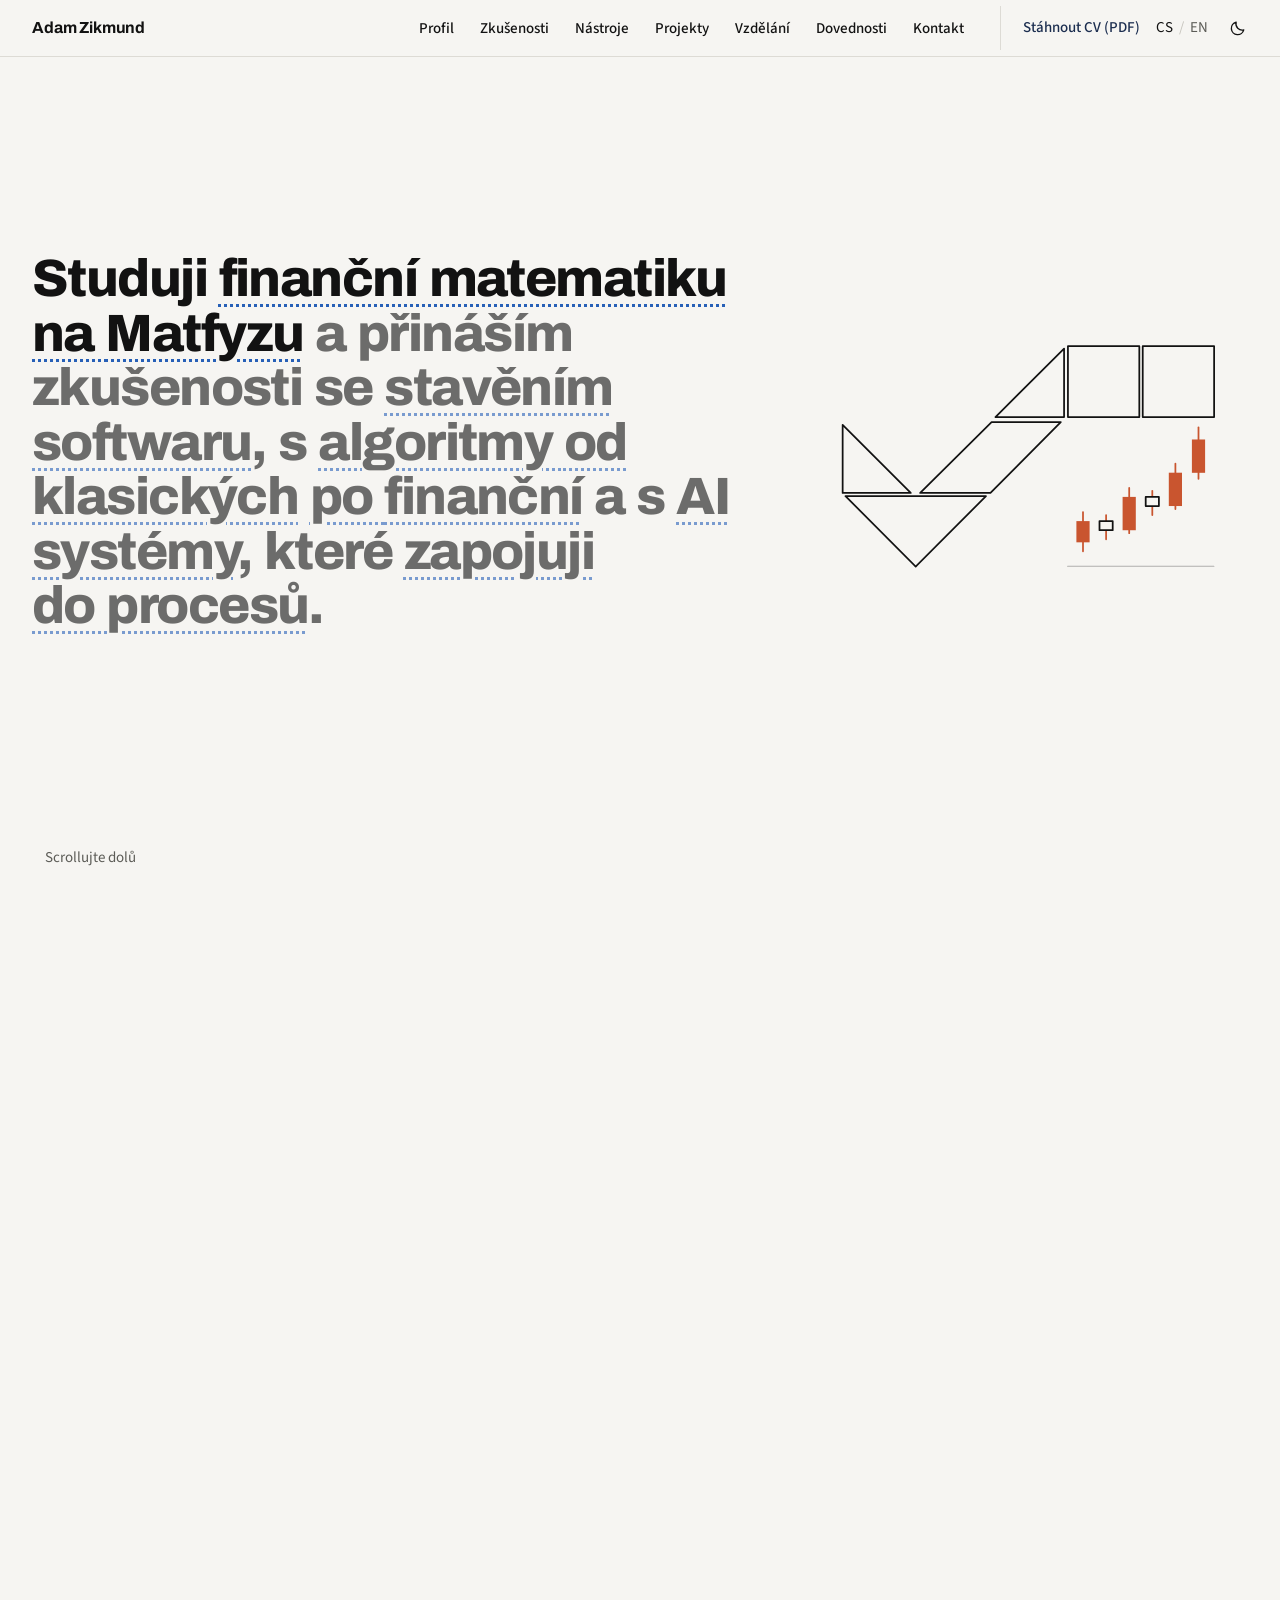
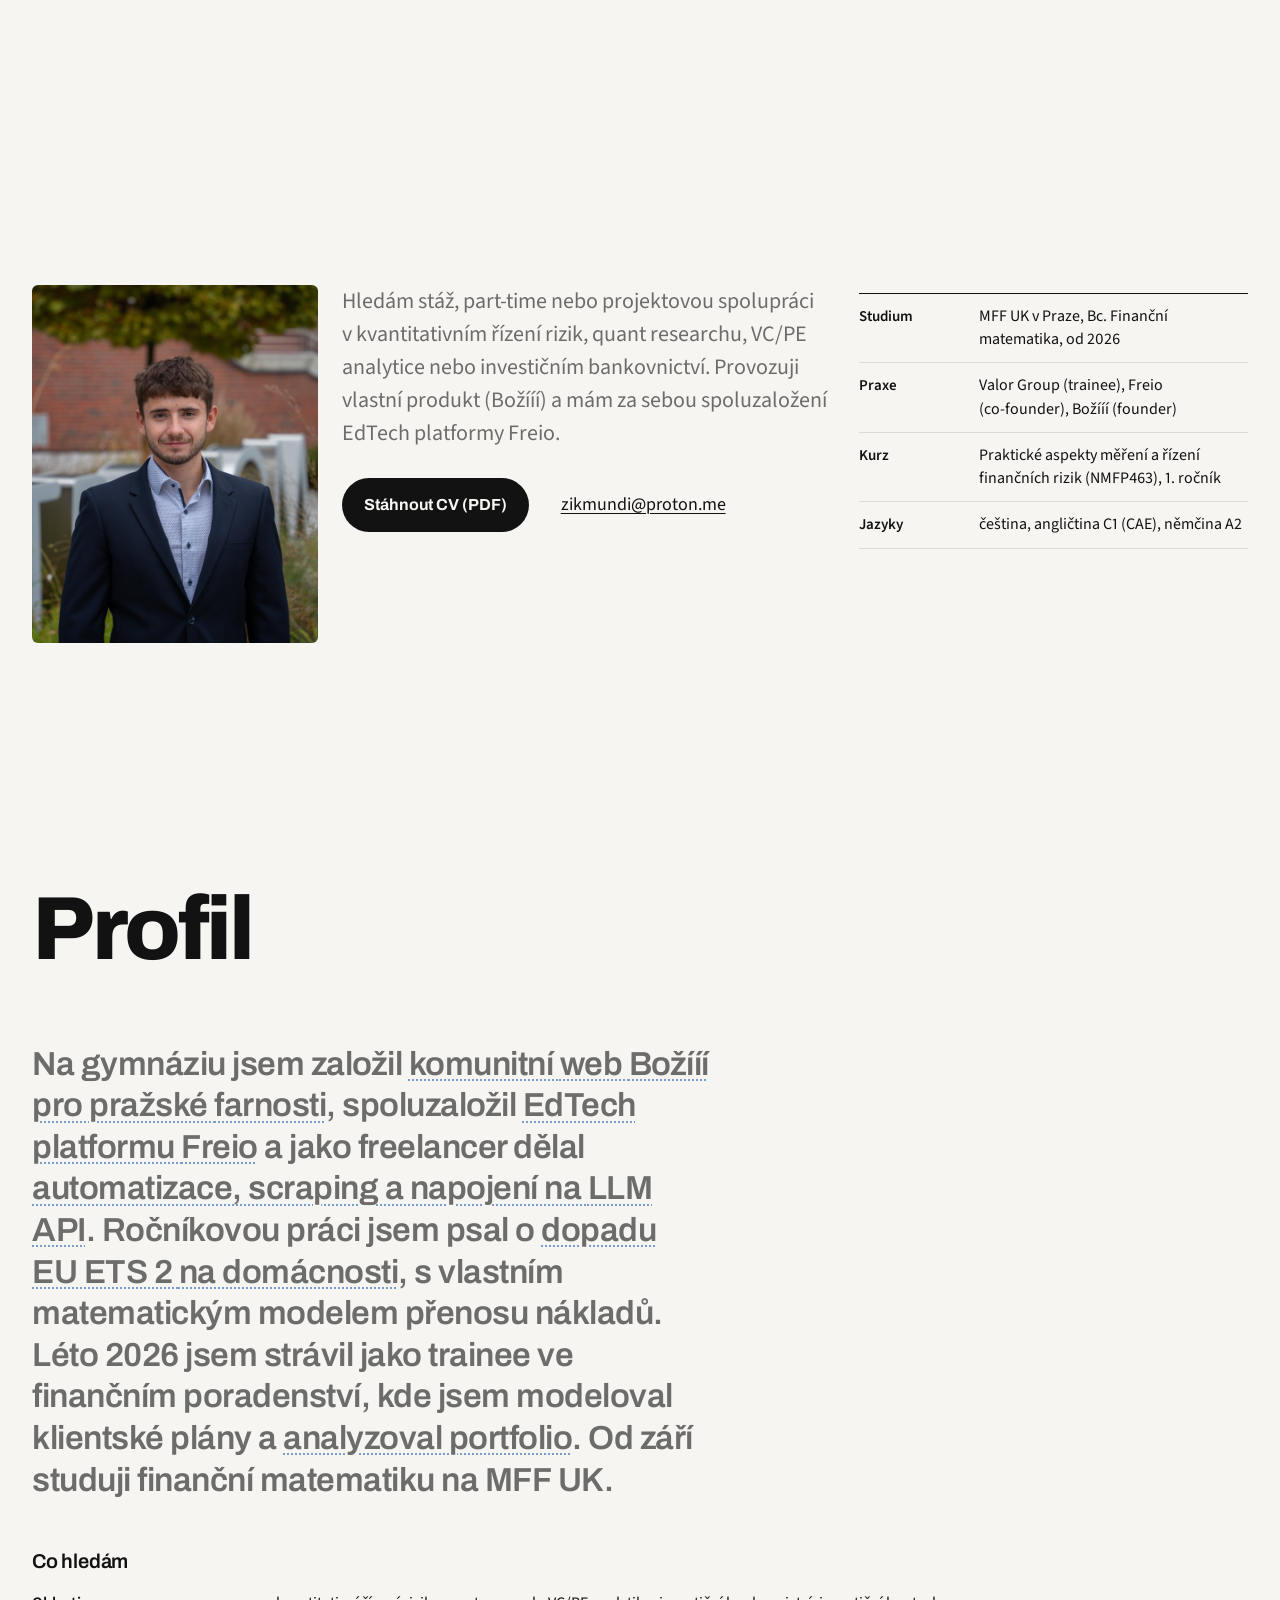
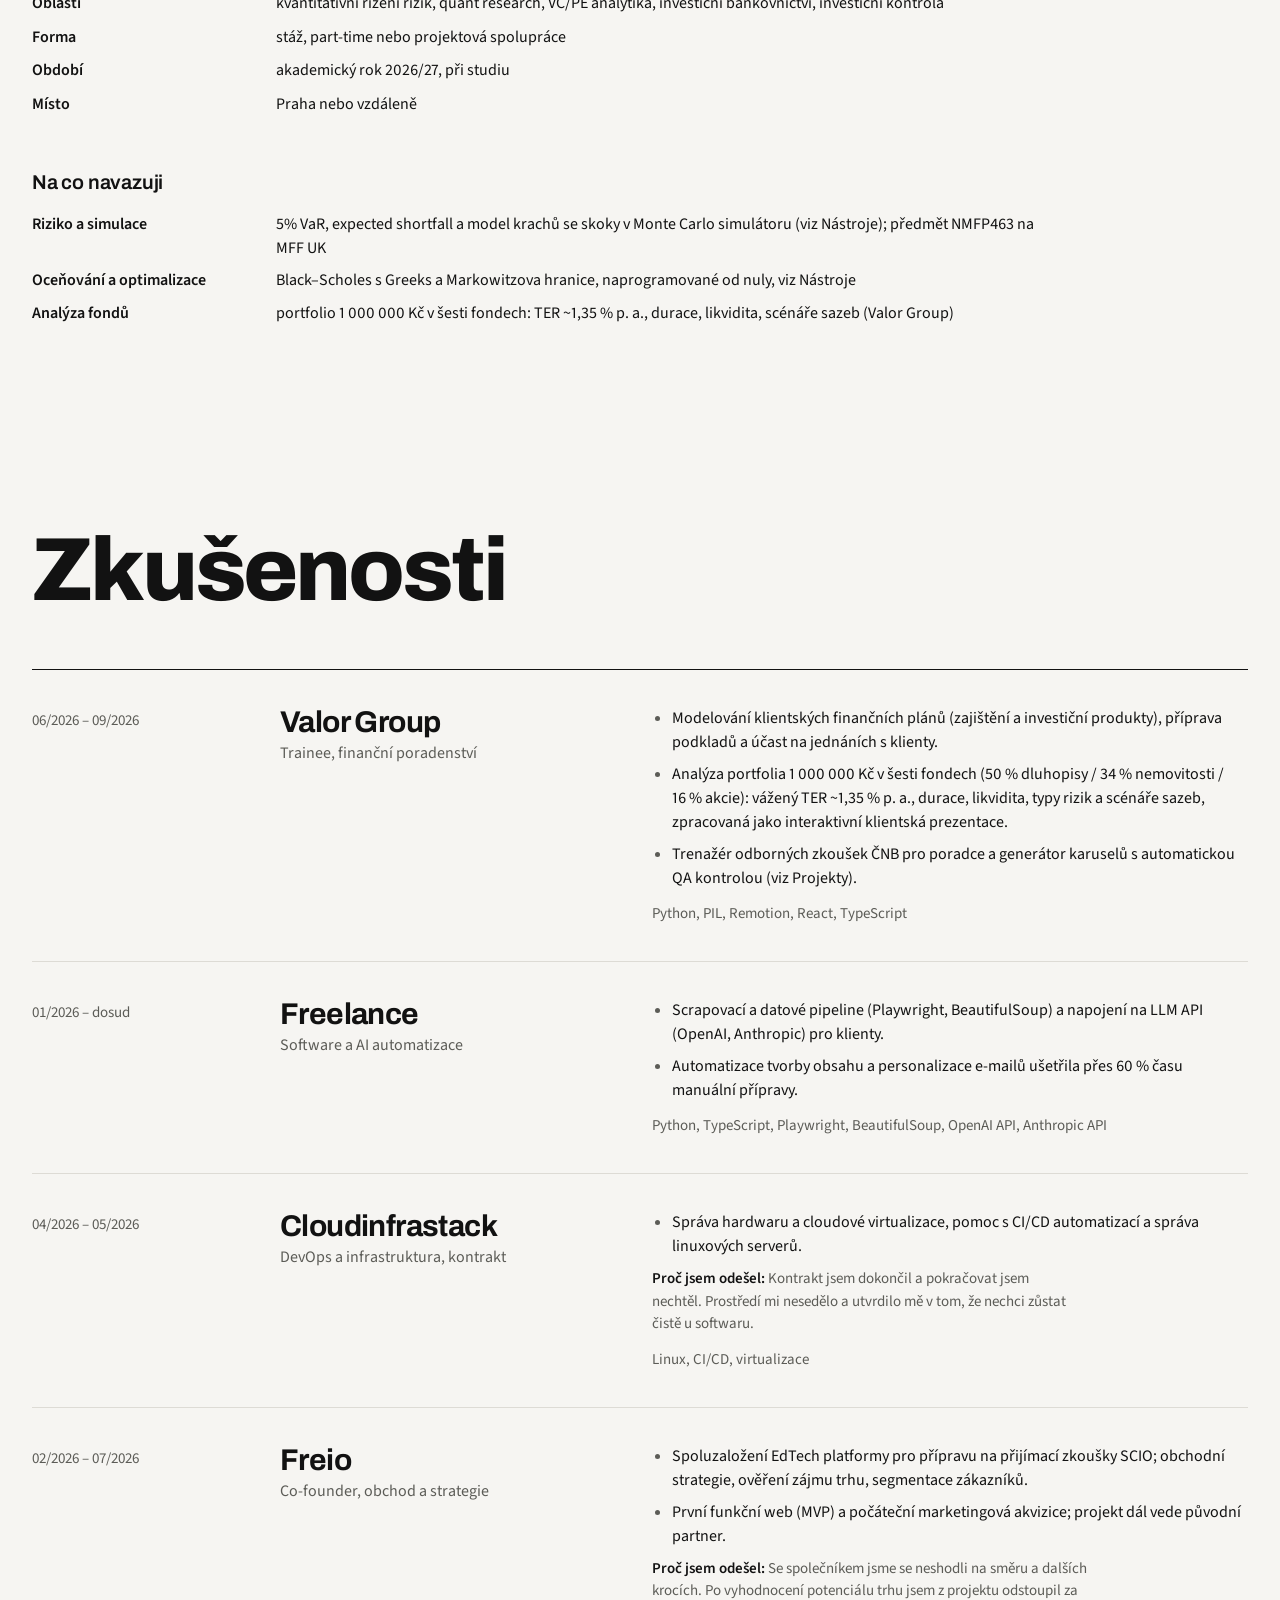
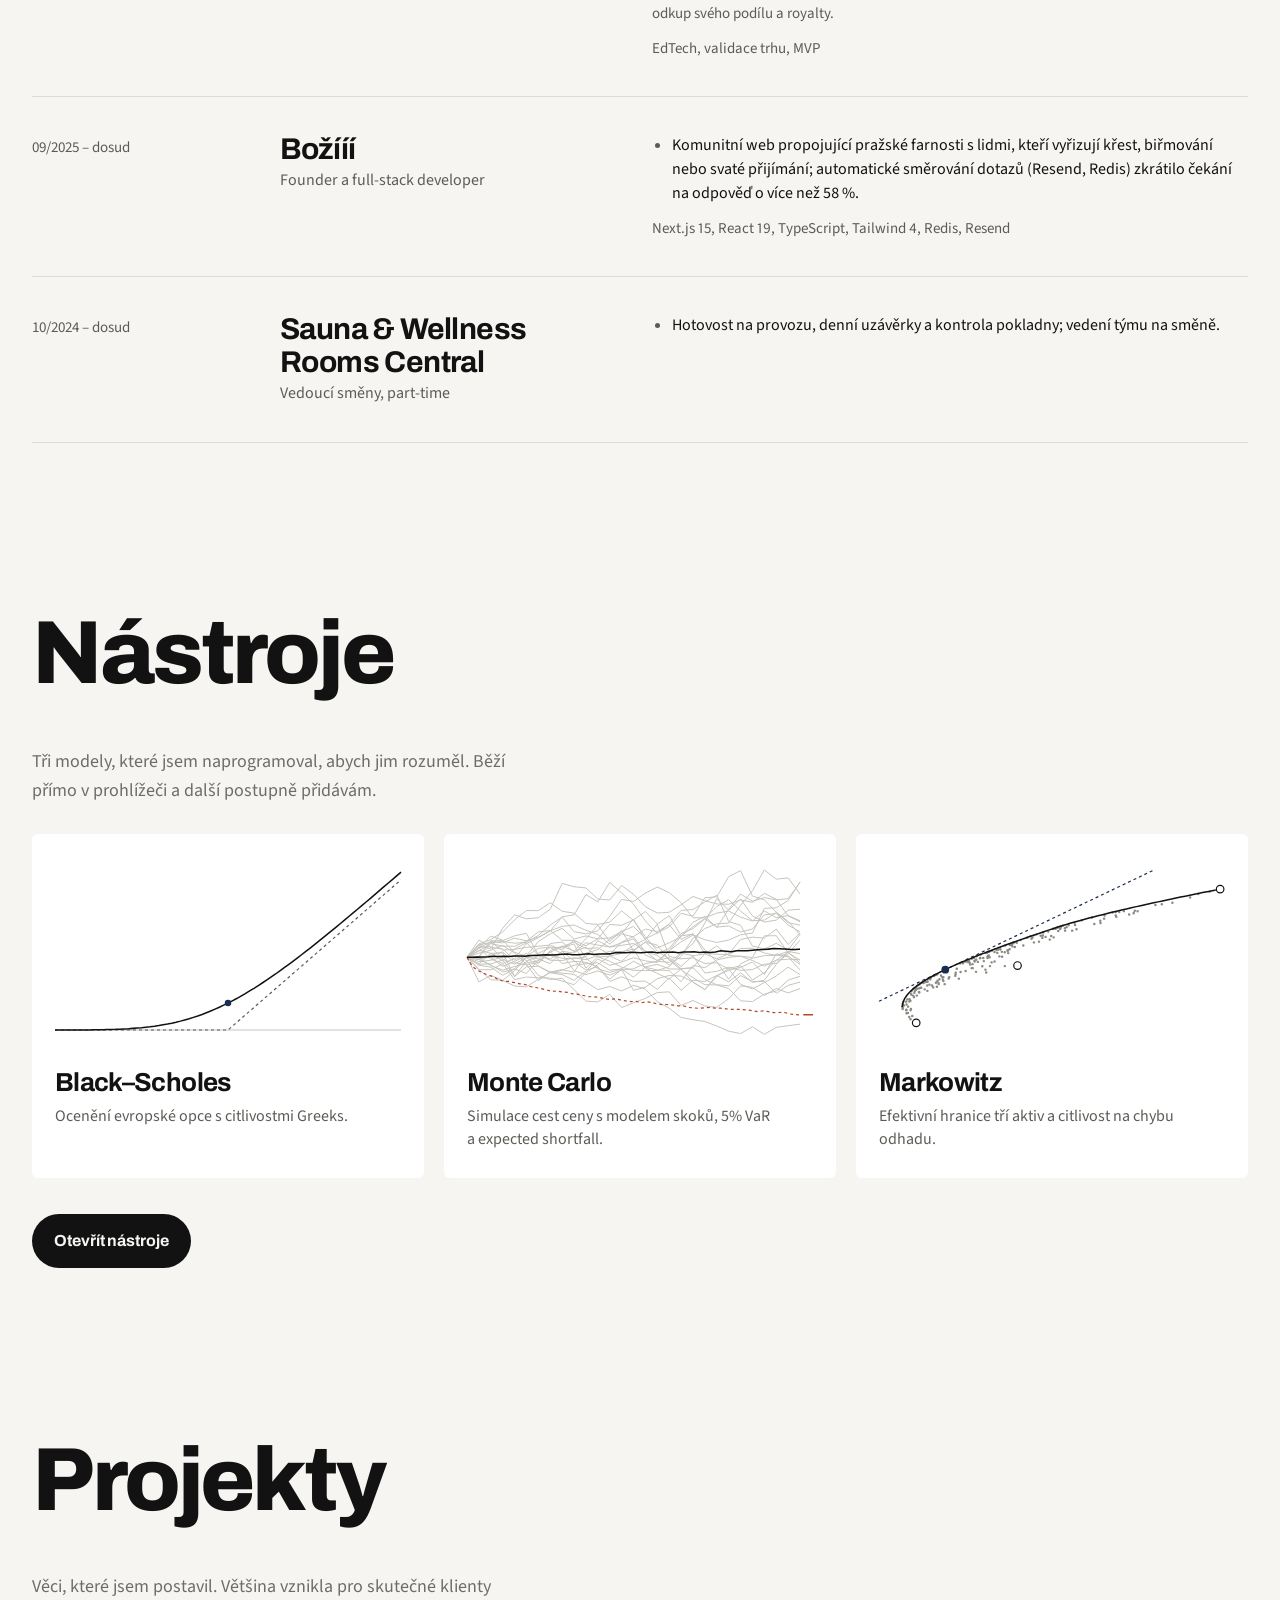
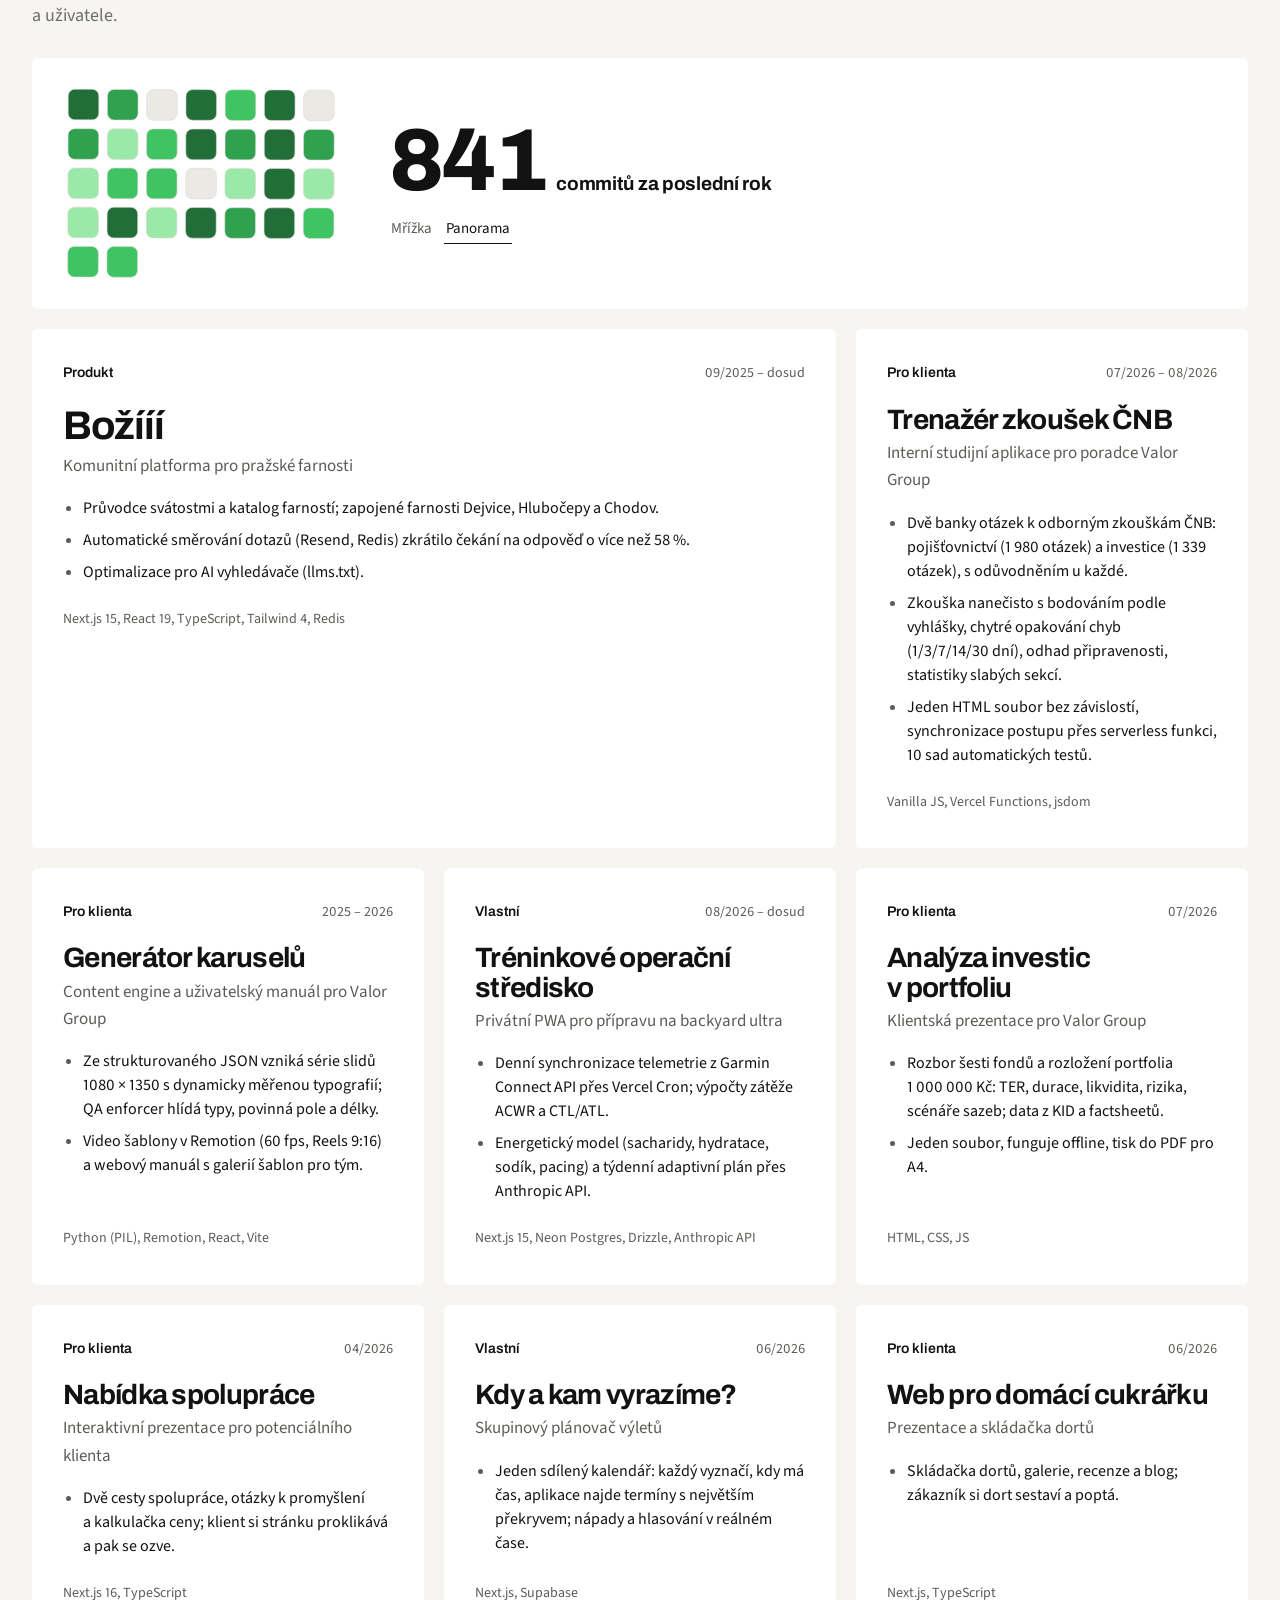
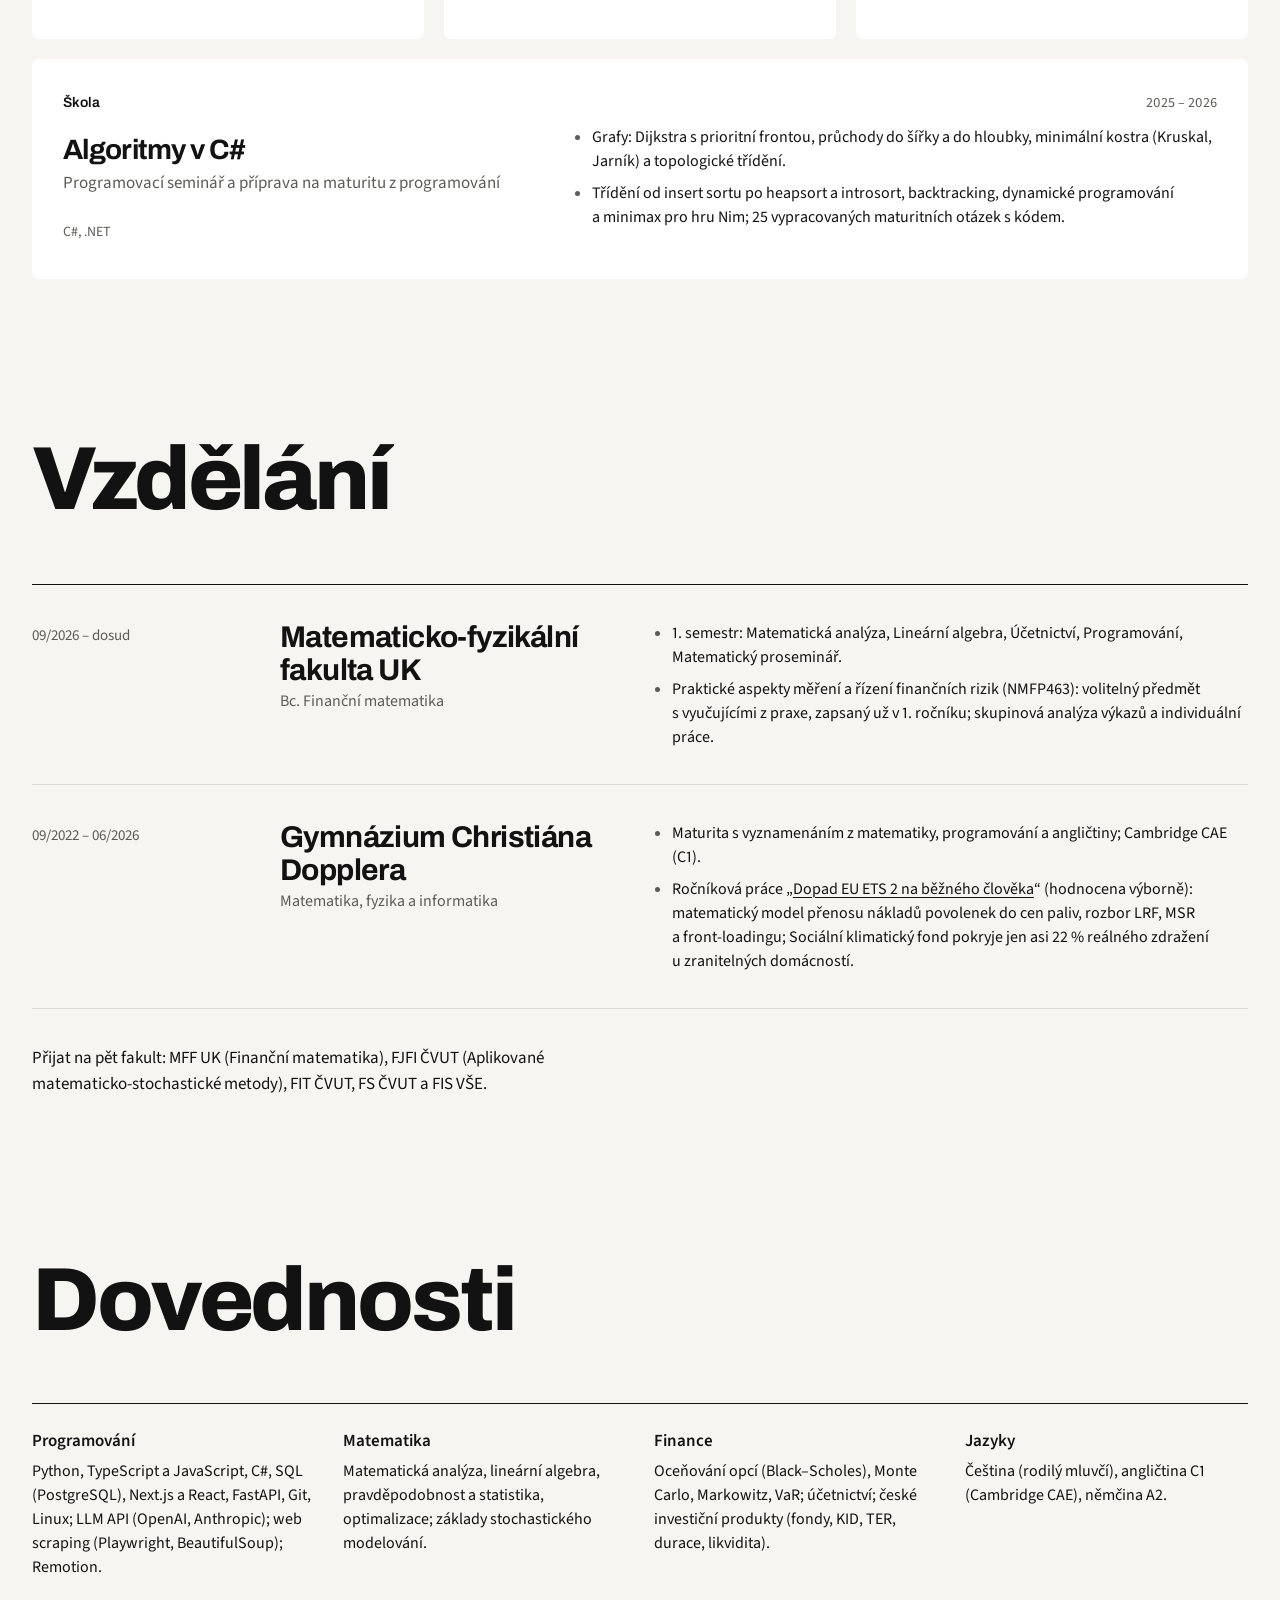
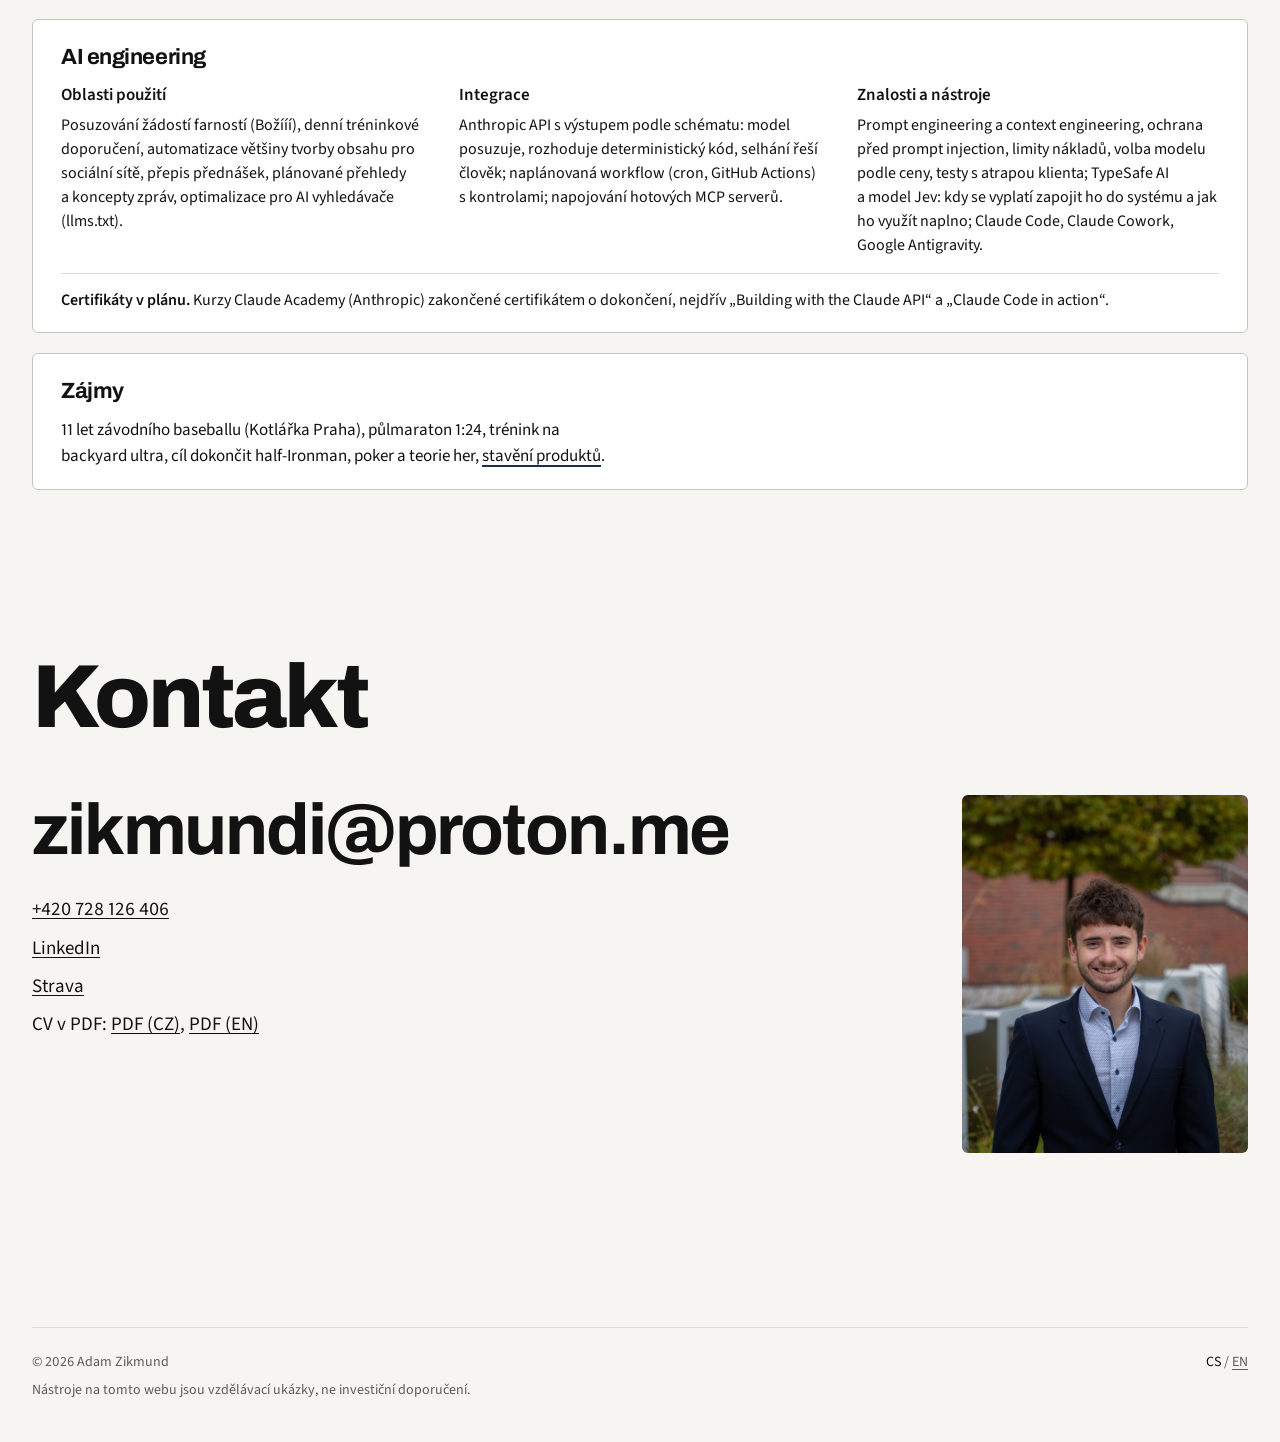
<file: index.html>
<!doctype html>
<html lang="cs">
<head>
<meta charset="utf-8">
<meta name="viewport" content="width=device-width, initial-scale=1">
<title>Adam Zikmund – finanční matematika, software a riziko</title>
<meta name="description" content="Student finanční matematiky na MFF UK, předtím co-founder a vývojář produktů v provozu. Hledám stáž nebo part-time v kvantitativním řízení rizik, quant researchu, VC/PE analytice nebo investičním bankovnictví.">
<meta name="author" content="Adam Zikmund">
<meta name="color-scheme" content="light dark">
<meta name="theme-color" content="#f6f5f2" media="(prefers-color-scheme: light)">
<meta name="theme-color" content="#121211" media="(prefers-color-scheme: dark)">
<link rel="canonical" href="https://cv-seven-dusky-63.vercel.app/">
<link rel="alternate" hreflang="cs" href="https://cv-seven-dusky-63.vercel.app/">
<link rel="alternate" hreflang="en" href="https://cv-seven-dusky-63.vercel.app/en/">
<link rel="alternate" hreflang="x-default" href="https://cv-seven-dusky-63.vercel.app/">
<meta property="og:type" content="profile">
<meta property="og:title" content="Adam Zikmund – finanční matematika, software a riziko">
<meta property="og:description" content="Student finanční matematiky na MFF UK, předtím co-founder a vývojář produktů v provozu. Hledám stáž nebo part-time v kvantitativním řízení rizik, quant researchu, VC/PE analytice nebo investičním bankovnictví.">
<meta property="og:url" content="https://cv-seven-dusky-63.vercel.app/">
<meta property="og:locale" content="cs_CZ">
<link rel="icon" href="/assets/favicon.svg" type="image/svg+xml">
<link rel="preconnect" href="https://fonts.googleapis.com">
<link rel="preconnect" href="https://fonts.gstatic.com" crossorigin>
<link rel="stylesheet" href="https://fonts.googleapis.com/css2?family=Archivo:wght@500..900&family=Source+Sans+3:ital,wght@0,400;0,500;0,600;1,400&display=swap">
<link rel="stylesheet" href="/assets/css/site.css">
<link rel="stylesheet" href="/assets/css/variant-c.css">
<link rel="stylesheet" href="/assets/css/skyline.css">
<script>(function(){var d=document.documentElement;d.classList.add('js');try{var t=localStorage.getItem('theme');if(t==='dark'||t==='light'){d.setAttribute('data-theme',t);var m=document.querySelectorAll('meta[name="theme-color"]'),c,i;for(i=0;i<m.length;i++){if(/dark/.test(m[i].media||'')===(t==='dark'))c=m[i].content}if(c)for(i=0;i<m.length;i++)m[i].content=c}}catch(e){}setTimeout(function(){if(!d.classList.contains('motion-ready'))d.classList.add('motion-fail')},4000)})();</script>
<script src="/assets/js/site.js" defer></script>
<script src="/assets/js/skyline.js" defer></script>
<script src="/assets/js/motion.js" defer></script>
<script src="/assets/js/hints.js" defer></script>
</head>
<body>
<header class="site-header" id="top">
<a class="skip" href="#main">Přeskočit na obsah</a>
<nav class="nav" aria-label="Hlavní navigace">
  <a class="brand" href="/">Adam Zikmund</a>
  <button class="nav-toggle" type="button" aria-expanded="false" aria-controls="nav-menu"><span class="t-open">Obsah</span><span class="t-close">Zavřít</span></button>
  <div class="nav-menu" id="nav-menu">
    <ol class="nav-list">
      <li><a href="#profil" data-spy="profil">Profil</a></li>
      <li><a href="#zkusenosti" data-spy="zkusenosti">Zkušenosti</a></li>
      <li><a href="/nastroje/" data-spy="nastroje">Nástroje</a></li>
      <li><a href="#projekty" data-spy="projekty">Projekty</a></li>
      <li><a href="#vzdelani" data-spy="vzdelani">Vzdělání</a></li>
      <li><a href="#dovednosti" data-spy="dovednosti">Dovednosti</a></li>
      <li><a href="#kontakt" data-spy="kontakt">Kontakt</a></li>
    </ol>
    <span class="nav-lang" role="group" aria-label="Jazyk"><span class="is-current">CS</span><span class="sep" aria-hidden="true">/</span><a href="/en/" hreflang="en" lang="en">EN</a></span>
  </div>
  <div class="nav-right">
    <a class="nav-cv" href="/cv/Adam-Zikmund-CV-CZ.pdf"><span class="t-long">Stáhnout CV (PDF)</span><span class="t-short">CV (PDF)</span></a>
    <span class="nav-lang" role="group" aria-label="Jazyk"><span class="is-current">CS</span><span class="sep" aria-hidden="true">/</span><a href="/en/" hreflang="en" lang="en" title="English version">EN</a></span>
    <button class="theme-toggle" type="button" aria-pressed="false" aria-label="Tmavý režim" title="Tmavý režim" data-theme-toggle>
      <svg class="ico-moon" viewBox="0 0 20 20" width="18" height="18" aria-hidden="true" focusable="false"><path d="M16.4 12.1A7 7 0 0 1 7.9 3.6a7 7 0 1 0 8.5 8.5Z" fill="none" stroke="currentColor" stroke-width="1.5" stroke-linejoin="round"/></svg>
      <svg class="ico-sun" viewBox="0 0 20 20" width="18" height="18" aria-hidden="true" focusable="false"><circle cx="10" cy="10" r="3.3" fill="none" stroke="currentColor" stroke-width="1.5"/><path d="M10 2.4v2M10 15.6v2M2.4 10h2M15.6 10h2M4.6 4.6l1.4 1.4M14 14l1.4 1.4M4.6 15.4 6 14M14 6l1.4-1.4" fill="none" stroke="currentColor" stroke-width="1.5" stroke-linecap="round"/></svg>
    </button>
  </div>
</nav>
</header>
<main id="main">
<section class="hero-track" data-hero>
  <div class="hero-pin">
    <h1 id="hero-title" class="hero-title" data-magic="hero" data-art="art-hero"><span class="hero-sentence"><span class="w l0">Studuji</span> <a class="hint" href="#mff" data-hint="mff" data-hint-link="Vzdělání" aria-describedby="hint-mff"><span class="w l0" data-fig="mff"><span class="u">finanční </span></span><span class="w l0" data-fig="mff"><span class="u">matematiku </span></span><span class="w l0" data-fig="mff"><span class="u">na </span></span><span class="w l0" data-fig="mff"><span class="u">Matfyzu</span></span></a> <span class="w">a přináším</span> <span class="w">zkušenosti</span> <span class="w">se</span> <a class="hint" href="#projekty" data-hint="sw" data-hint-link="Projekty" aria-describedby="hint-sw"><span class="w" data-fig="sw"><span class="u">stavěním </span></span><span class="w" data-fig="sw"><span class="u">softwaru</span></span></a><span class="w" data-sat="prev">,</span> <span class="w" data-sat="next">s </span><a class="hint" href="#algoritmy" data-hint="alg" data-hint-link="Algoritmy v Projektech" aria-describedby="hint-alg"><span class="w" data-fig="alg"><span class="u">algoritmy </span></span><span class="w" data-fig="alg"><span class="u">od </span></span><span class="w" data-fig="alg"><span class="u">klasických</span></span></a> <a class="hint" href="/nastroje/" data-hint="fin" data-hint-link="Otevřít nástroje" aria-describedby="hint-fin"><span class="w" data-fig="fin"><span class="u">po </span></span><span class="w" data-fig="fin"><span class="u">finanční</span></span></a> <span class="w" data-sat="next">a s </span><a class="hint" href="#ai-engineering" data-hint="ai" data-hint-link="AI engineering v Dovednostech" aria-describedby="hint-ai"><span class="w" data-fig="ai"><span class="u">AI </span></span><span class="w" data-fig="ai"><span class="u">systémy</span></span></a><span class="w" data-sat="prev">,</span> <span class="w">které</span> <a class="hint" href="#freelance" data-hint="proc" data-hint-link="Freelance ve Zkušenostech" aria-describedby="hint-proc"><span class="w" data-fig="proc"><span class="u">zapojuji </span></span><span class="w" data-fig="proc"><span class="u">do procesů</span></span></a><span class="w" data-sat="prev">.</span></span></h1>
    <div class="hint-notes" hidden><span id="hint-mff">Bakalářský obor Finanční matematika na MFF UK od září 2026. První semestr: analýza, lineární algebra, účetnictví a programování.</span><span id="hint-sw">Vlastní produkt Božííí, klientské aplikace a weby i osobní nástroje, většinou v Next.js a TypeScriptu.</span><span id="hint-alg">Dijkstra, průchody grafem, minimální kostra a třídicí algoritmy v C#, z programovacího semináře a přípravy na maturitu.</span><span id="hint-fin">Black–Scholes s citlivostmi, Monte Carlo s VaR a expected shortfall a Markowitzova efektivní hranice. Všechno běží přímo v prohlížeči.</span><span id="hint-ai">Jak AI napojuji: model posuzuje, rozhoduje deterministický kód a selhání řeší člověk. Výstup podle schématu, limity nákladů.</span><span id="hint-proc">Automatizace pro klienty i vlastní projekty: tvorba obsahu pro sociální sítě, personalizace e-mailů a sběr dat.</span></div>
    <div class="fig-art fig-art-hero" id="art-hero" aria-hidden="true"><svg class="fig" data-fig="mff" viewBox="0 0 400 400" fill="none" stroke="currentColor" stroke-width="1.6" stroke-linecap="round" stroke-linejoin="round" focusable="false"><path class="d" pathLength="1" d="M31.5 183.5L31.5 245.4L93.4 245.4Z"/><path class="d" pathLength="1" style="--t:120ms" d="M34.1 248.4L161.8 248.4L97.9 312.3Z"/><path class="d" pathLength="1" style="--t:240ms" d="M102 245.4L165.9 245.4L229.8 181L166.9 181Z"/><path class="d" pathLength="1" style="--t:360ms" d="M170.4 176.4L232.8 176.4L232.8 114.1Z"/><path class="d" pathLength="1" style="--t:480ms" d="M236.3 112L301.2 112L301.2 176.4L236.3 176.4Z"/><path class="d" pathLength="1" style="--t:600ms" d="M304.3 112L369.2 112L369.2 176.4L304.3 176.4Z"/><path class="g" d="M236 312L369 312"/><path class="d acc" pathLength="1" style="--t:760ms" d="M250 262.8L250 298.5"/><rect class="dot acc" x="244" y="271" width="12" height="19.3" style="--t:960ms"/><path class="d acc" pathLength="1" style="--t:850ms" d="M271 265.5L271 287.5"/><rect class="ring" x="265" y="271" width="12" height="8.3" style="--t:1050ms"/><path class="d acc" pathLength="1" style="--t:940ms" d="M292 240.8L292 282"/><rect class="dot acc" x="286" y="249" width="12" height="30.3" style="--t:1140ms"/><path class="d acc" pathLength="1" style="--t:1030ms" d="M313 243.5L313 265.5"/><rect class="ring" x="307" y="249" width="12" height="8.3" style="--t:1230ms"/><path class="d acc" pathLength="1" style="--t:1120ms" d="M334 218.8L334 260"/><rect class="dot acc" x="328" y="227" width="12" height="30.3" style="--t:1320ms"/><path class="d acc" pathLength="1" style="--t:1210ms" d="M355 185.8L355 232.5"/><rect class="dot acc" x="349" y="196.8" width="12" height="30.3" style="--t:1410ms"/></svg><svg class="fig" data-fig="sw" viewBox="0 0 400 400" fill="none" stroke="currentColor" stroke-width="1.6" stroke-linecap="round" stroke-linejoin="round" focusable="false"><path class="d" pathLength="1" d="M56 74H344Q356 74 356 86V314Q356 326 344 326H56Q44 326 44 314V86Q44 74 56 74Z"/><path class="d" pathLength="1" style="--t:260ms" d="M44 104L356 104"/><circle class="ring" cx="64" cy="89" r="4.2" style="--t:320ms"/><circle class="ring" cx="79" cy="89" r="4.2" style="--t:380ms"/><circle class="ring" cx="94" cy="89" r="4.2" style="--t:440ms"/><path class="d" pathLength="1" style="--t:420ms" d="M124 104L124 326"/><path class="g" d="M62 132L106 132"/><path class="g" d="M62 156L94 156"/><path class="g" d="M62 180L106 180"/><path class="g" d="M62 204L94 204"/><path class="d" pathLength="1" style="--t:560ms" stroke-width="2.4" d="M62 132L106 132"/><path class="d" pathLength="1" style="--t:640ms" d="M150 122H330Q338 122 338 130V214Q338 222 330 222H150Q142 222 142 214V130Q142 122 150 122Z"/><path class="d acc" pathLength="1" style="--t:900ms" stroke-width="2" d="M156 192.2L177 186.4L198 189.3L219 177.8L240 180.6L261 168.4L282 172L303 159L324 154.7"/><path class="g" d="M164 248L298 248"/><circle class="dot acc" cx="148" cy="248" r="4" style="--t:1100ms"/><path class="g" d="M164 274L268 274"/><circle class="ring" cx="148" cy="274" r="4.2" style="--t:1190ms"/><path class="g" d="M164 300L298 300"/><circle class="ring" cx="148" cy="300" r="4.2" style="--t:1280ms"/></svg><svg class="fig" data-fig="alg" viewBox="0 0 400 400" fill="none" stroke="currentColor" stroke-width="1.6" stroke-linecap="round" stroke-linejoin="round" focusable="false"><path class="g" d="M60 120L150 70"/><path class="g" d="M150 70L255 92"/><path class="g" d="M255 92L345 140"/><path class="g" d="M60 120L105 215"/><path class="g" d="M150 70L205 185"/><path class="g" d="M255 92L205 185"/><path class="g" d="M345 140L305 240"/><path class="g" d="M105 215L205 185"/><path class="g" d="M205 185L305 240"/><path class="g" d="M105 215L80 315"/><path class="g" d="M205 185L200 300"/><path class="g" d="M305 240L200 300"/><path class="g" d="M80 315L200 300"/><path class="g" d="M200 300L330 335"/><path class="g" d="M305 240L330 335"/><path class="d acc" pathLength="1" style="--t:200ms" stroke-width="2.4" d="M60 120L105 215"/><path class="d acc" pathLength="1" style="--t:520ms" stroke-width="2.4" d="M105 215L205 185"/><path class="d acc" pathLength="1" style="--t:840ms" stroke-width="2.4" d="M205 185L200 300"/><path class="d acc" pathLength="1" style="--t:1160ms" stroke-width="2.4" d="M200 300L330 335"/><circle class="ring" cx="60" cy="120" r="9"/><circle class="dot acc" cx="60" cy="120" r="3.5" style="--t:100ms"/><circle class="dot" cx="150" cy="70" r="3.6"/><circle class="dot" cx="255" cy="92" r="3.6"/><circle class="dot" cx="345" cy="140" r="3.6"/><circle class="dot acc" cx="105" cy="215" r="3.6"/><circle class="dot acc" cx="205" cy="185" r="3.6"/><circle class="dot" cx="305" cy="240" r="3.6"/><circle class="dot" cx="80" cy="315" r="3.6"/><circle class="dot acc" cx="200" cy="300" r="3.6"/><circle class="ring" cx="330" cy="335" r="9"/><circle class="dot acc" cx="330" cy="335" r="3.5" style="--t:100ms"/></svg><svg class="fig" data-fig="fin" viewBox="0 0 400 400" fill="none" stroke="currentColor" stroke-width="1.6" stroke-linecap="round" stroke-linejoin="round" focusable="false"><path class="g" d="M40 205L290 205"/><path class="g" d="M290 50L290 360"/><path class="d" pathLength="1" d="M40 205L44.2 187.9L48.3 188.3L52.5 194.1L56.7 193.6L60.8 194.4L65 188.7L69.2 193.2L73.3 200.7L77.5 210.2L81.7 200.6L85.8 193.1L90 186.1L94.2 189.2L98.3 188.6L102.5 176.5L106.7 181.4L110.8 176L115 170.7L119.2 167L123.3 174.2L127.5 166.1L131.7 164.6L135.8 172.4L140 165.2L144.2 167.1L148.3 172.8L152.5 164.5L156.7 165.7L160.8 173.3L165 164.4L169.2 159.7L173.3 156.5L177.5 151.5L181.7 164.1L185.8 159.6L190 158.6L194.2 152.5L198.3 154L202.5 150L206.7 153.4L210.8 158.1L215 153.5L219.2 150.5L223.3 155.5L227.5 160L231.7 159.2L235.8 140.5L240 139.4L244.2 133.4L248.3 138.4L252.5 133.4L256.7 123.5L260.8 121.5L265 118.6L269.2 106.3L273.3 112.8L277.5 122.2L281.7 117.9L285.8 118.2L290 112.5"/><path class="d" pathLength="1" style="--t:120ms" d="M40 205L44.2 205.5L48.3 207.3L52.5 216.5L56.7 213.9L60.8 224.5L65 232L69.2 232L73.3 239.8L77.5 228.2L81.7 216.7L85.8 207.3L90 206.2L94.2 215.8L98.3 216.6L102.5 222.1L106.7 223.1L110.8 227.2L115 230.7L119.2 232.4L123.3 231.3L127.5 231.4L131.7 229.6L135.8 233.6L140 225.8L144.2 232.4L148.3 228.7L152.5 220.5L156.7 226.7L160.8 235.5L165 228.3L169.2 221.7L173.3 225.3L177.5 227.9L181.7 230.1L185.8 227.1L190 231.2L194.2 227.3L198.3 229.7L202.5 235.2L206.7 230.4L210.8 231L215 233.6L219.2 233.1L223.3 229.4L227.5 218.8L231.7 228.3L235.8 230.2L240 233.5L244.2 237L248.3 237.9L252.5 241.6L256.7 243.7L260.8 250.8L265 245.6L269.2 244.5L273.3 247.5L277.5 253L281.7 251.3L285.8 245.4L290 255.3"/><path class="d" pathLength="1" style="--t:240ms" d="M40 205L44.2 206.1L48.3 208.1L52.5 205.5L56.7 201.8L60.8 201.6L65 190.2L69.2 190.5L73.3 191L77.5 191.7L81.7 205.7L85.8 204.6L90 214.6L94.2 216.2L98.3 226.1L102.5 239.2L106.7 246.8L110.8 245.1L115 248.5L119.2 244.9L123.3 247.2L127.5 247.8L131.7 250L135.8 242.2L140 229.2L144.2 229.4L148.3 222.9L152.5 229.3L156.7 227L160.8 224.7L165 221.7L169.2 218.6L173.3 203.6L177.5 206L181.7 207.8L185.8 219.4L190 231L194.2 228.2L198.3 241.1L202.5 232.9L206.7 233.2L210.8 235.7L215 233.2L219.2 230.7L223.3 231.8L227.5 233.9L231.7 235.9L235.8 243.7L240 246.3L244.2 256.7L248.3 259.5L252.5 261.5L256.7 262.2L260.8 268.8L265 265.4L269.2 277.3L273.3 281L277.5 275.7L281.7 268L285.8 273L290 275.1"/><path class="d" pathLength="1" style="--t:360ms" d="M40 205L44.2 203.7L48.3 208L52.5 218.7L56.7 212.1L60.8 212.2L65 211.2L69.2 207.7L73.3 212.3L77.5 211.4L81.7 230.9L85.8 233L90 226.5L94.2 235.7L98.3 237.3L102.5 246L106.7 258.2L110.8 261.9L115 262.1L119.2 260.9L123.3 260.8L127.5 265.4L131.7 268.2L135.8 269L140 266.9L144.2 270.7L148.3 271.1L152.5 270.9L156.7 268.2L160.8 272.9L165 273.4L169.2 278.7L173.3 281.8L177.5 274.6L181.7 265.8L185.8 258L190 259L194.2 264.4L198.3 244.1L202.5 237L206.7 241.6L210.8 242.3L215 246.9L219.2 251.3L223.3 254.8L227.5 254.6L231.7 266.3L235.8 265.4L240 270.7L244.2 277.5L248.3 275.7L252.5 276.5L256.7 273.1L260.8 270.1L265 278.1L269.2 289.6L273.3 280.9L277.5 294L281.7 296.5L285.8 310.9L290 307.9"/><path class="d" pathLength="1" style="--t:480ms" d="M40 205L44.2 206.3L48.3 205.3L52.5 199.2L56.7 198L60.8 198.7L65 200.9L69.2 198.2L73.3 197.5L77.5 210.5L81.7 210L85.8 214L90 214.9L94.2 231L98.3 223.7L102.5 236.1L106.7 241.1L110.8 239.6L115 238.7L119.2 232.2L123.3 234.8L127.5 232.9L131.7 225.2L135.8 229.4L140 231L144.2 223.9L148.3 226.6L152.5 226.6L156.7 227.6L160.8 225L165 221.5L169.2 220.4L173.3 220.9L177.5 225.3L181.7 217.6L185.8 217.1L190 216.6L194.2 223L198.3 228.7L202.5 232.9L206.7 229.9L210.8 222.7L215 217L219.2 222.8L223.3 219.5L227.5 213L231.7 218.9L235.8 205.8L240 216.1L244.2 212.7L248.3 209L252.5 203.6L256.7 213.2L260.8 216.8L265 212.9L269.2 226L273.3 220.9L277.5 223.9L281.7 228.5L285.8 234.5L290 239.2"/><path class="d" pathLength="1" style="--t:600ms" d="M40 205L44.2 202.4L48.3 193.1L52.5 194.9L56.7 192.9L60.8 188.6L65 182.8L69.2 186.4L73.3 185.6L77.5 183.1L81.7 180.9L85.8 185.5L90 184.1L94.2 186.8L98.3 182.9L102.5 181.9L106.7 190.6L110.8 187.6L115 175L119.2 167.2L123.3 163.5L127.5 167.6L131.7 174L135.8 187.3L140 178.8L144.2 187.8L148.3 194.6L152.5 192.5L156.7 179.9L160.8 180.8L165 183.8L169.2 180.1L173.3 182.1L177.5 192.4L181.7 177.8L185.8 174L190 183.8L194.2 174.2L198.3 177.3L202.5 177.8L206.7 186.4L210.8 179.4L215 175.5L219.2 172.4L223.3 168.2L227.5 166.8L231.7 160.1L235.8 154.1L240 146.5L244.2 141.4L248.3 135.6L252.5 137L256.7 117L260.8 109.6L265 112.9L269.2 114.6L273.3 118.2L277.5 125L281.7 117.5L285.8 124.3L290 124.4"/><path class="d" pathLength="1" style="--t:720ms" d="M40 205L44.2 205.9L48.3 202.7L52.5 207.5L56.7 210.9L60.8 214.5L65 208.2L69.2 199.8L73.3 198.5L77.5 194.5L81.7 198.3L85.8 193.2L90 179.8L94.2 180.3L98.3 185.3L102.5 186.4L106.7 192.3L110.8 182.2L115 181L119.2 185L123.3 182.7L127.5 182.1L131.7 185.5L135.8 185.3L140 189.5L144.2 180L148.3 178.7L152.5 187L156.7 187.4L160.8 195L165 193.1L169.2 193.2L173.3 201.2L177.5 195.1L181.7 198.3L185.8 199.3L190 200.7L194.2 184.7L198.3 189.7L202.5 189.8L206.7 193.9L210.8 191.3L215 199.6L219.2 195.5L223.3 197.1L227.5 189.3L231.7 185.2L235.8 196.2L240 196.1L244.2 190L248.3 181.3L252.5 187.8L256.7 197.2L260.8 202.7L265 200.6L269.2 208.3L273.3 197.1L277.5 188.5L281.7 182.5L285.8 176.3L290 184.7"/><path class="d acc" pathLength="1" style="--t:900ms" d="M290.5 50L290.6 54L290.8 58L291 62L291.3 66L291.6 70L292 74L292.5 78L293.1 82L293.9 86L294.7 90L295.7 94L296.9 98L298.3 102L299.8 106L301.6 110L303.6 114L305.9 118L308.3 122L311.1 126L314 130L317.2 134L320.6 138L324.2 142L327.9 146L331.7 150L335.7 154L339.6 158L343.5 162L347.3 166L351 170L354.4 174L357.6 178L360.4 182L362.9 186L364.9 190L366.4 194L367.5 198L368 202L367.9 206L367.3 210L366.2 214L364.6 218L362.5 222L360 226L357.1 230L353.9 234L350.4 238L346.7 242L342.9 246L339 250L335 254L331.1 258L327.3 262L323.6 266L320 270L316.7 274L313.5 278L310.6 282L307.9 286L305.5 290L303.3 294L301.3 298L299.6 302L298 306L296.7 310L295.6 314L294.6 318L293.7 322L293 326L292.4 330L292 334L291.6 338L291.2 342L291 346L290.7 350L290.6 354L290.4 358"/><circle class="dot acc" cx="290" cy="112.5" r="2.8" style="--t:1300ms"/><circle class="dot acc" cx="290" cy="255.3" r="2.8" style="--t:1360ms"/><circle class="dot acc" cx="290" cy="275.1" r="2.8" style="--t:1420ms"/><circle class="dot acc" cx="290" cy="307.9" r="2.8" style="--t:1480ms"/><circle class="dot acc" cx="290" cy="239.2" r="2.8" style="--t:1540ms"/><circle class="dot acc" cx="290" cy="124.4" r="2.8" style="--t:1600ms"/><circle class="dot acc" cx="290" cy="184.7" r="2.8" style="--t:1660ms"/></svg><svg class="fig" data-fig="ai" viewBox="0 0 400 400" fill="none" stroke="currentColor" stroke-width="1.6" stroke-linecap="round" stroke-linejoin="round" focusable="false"><path class="g" d="M70 122L160 70"/><path class="g" d="M70 122L160 122"/><path class="g" d="M70 122L160 174"/><path class="g" d="M70 122L160 226"/><path class="g" d="M70 122L160 278"/><path class="g" d="M70 122L160 330"/><path class="g" d="M70 174L160 70"/><path class="g" d="M70 174L160 122"/><path class="g" d="M70 174L160 174"/><path class="g" d="M70 174L160 226"/><path class="g" d="M70 174L160 278"/><path class="g" d="M70 174L160 330"/><path class="g" d="M70 226L160 70"/><path class="g" d="M70 226L160 122"/><path class="g" d="M70 226L160 174"/><path class="g" d="M70 226L160 226"/><path class="g" d="M70 226L160 278"/><path class="g" d="M70 226L160 330"/><path class="g" d="M70 278L160 70"/><path class="g" d="M70 278L160 122"/><path class="g" d="M70 278L160 174"/><path class="g" d="M70 278L160 226"/><path class="g" d="M70 278L160 278"/><path class="g" d="M70 278L160 330"/><path class="g" d="M160 70L250 70"/><path class="g" d="M160 70L250 122"/><path class="g" d="M160 70L250 174"/><path class="g" d="M160 70L250 226"/><path class="g" d="M160 70L250 278"/><path class="g" d="M160 70L250 330"/><path class="g" d="M160 122L250 70"/><path class="g" d="M160 122L250 122"/><path class="g" d="M160 122L250 174"/><path class="g" d="M160 122L250 226"/><path class="g" d="M160 122L250 278"/><path class="g" d="M160 122L250 330"/><path class="g" d="M160 174L250 70"/><path class="g" d="M160 174L250 122"/><path class="g" d="M160 174L250 174"/><path class="g" d="M160 174L250 226"/><path class="g" d="M160 174L250 278"/><path class="g" d="M160 174L250 330"/><path class="g" d="M160 226L250 70"/><path class="g" d="M160 226L250 122"/><path class="g" d="M160 226L250 174"/><path class="g" d="M160 226L250 226"/><path class="g" d="M160 226L250 278"/><path class="g" d="M160 226L250 330"/><path class="g" d="M160 278L250 70"/><path class="g" d="M160 278L250 122"/><path class="g" d="M160 278L250 174"/><path class="g" d="M160 278L250 226"/><path class="g" d="M160 278L250 278"/><path class="g" d="M160 278L250 330"/><path class="g" d="M160 330L250 70"/><path class="g" d="M160 330L250 122"/><path class="g" d="M160 330L250 174"/><path class="g" d="M160 330L250 226"/><path class="g" d="M160 330L250 278"/><path class="g" d="M160 330L250 330"/><path class="g" d="M250 70L340 148"/><path class="g" d="M250 70L340 200"/><path class="g" d="M250 70L340 252"/><path class="g" d="M250 122L340 148"/><path class="g" d="M250 122L340 200"/><path class="g" d="M250 122L340 252"/><path class="g" d="M250 174L340 148"/><path class="g" d="M250 174L340 200"/><path class="g" d="M250 174L340 252"/><path class="g" d="M250 226L340 148"/><path class="g" d="M250 226L340 200"/><path class="g" d="M250 226L340 252"/><path class="g" d="M250 278L340 148"/><path class="g" d="M250 278L340 200"/><path class="g" d="M250 278L340 252"/><path class="g" d="M250 330L340 148"/><path class="g" d="M250 330L340 200"/><path class="g" d="M250 330L340 252"/><path class="d acc" pathLength="1" style="--t:150ms" stroke-width="2.2" d="M70 174L160 174"/><path class="d acc" pathLength="1" style="--t:480ms" stroke-width="2.2" d="M160 174L250 226"/><path class="d acc" pathLength="1" style="--t:810ms" stroke-width="2.2" d="M250 226L340 200"/><path class="d acc" pathLength="1" style="--t:270ms" stroke-width="2.2" d="M70 226L160 278"/><path class="d acc" pathLength="1" style="--t:600ms" stroke-width="2.2" d="M160 278L250 122"/><path class="d acc" pathLength="1" style="--t:930ms" stroke-width="2.2" d="M250 122L340 200"/><path class="d acc" pathLength="1" style="--t:390ms" stroke-width="2.2" d="M70 122L160 122"/><path class="d acc" pathLength="1" style="--t:720ms" stroke-width="2.2" d="M160 122L250 174"/><path class="d acc" pathLength="1" style="--t:1050ms" stroke-width="2.2" d="M250 174L340 148"/><circle class="ring" cx="70" cy="122" r="7"/><circle class="ring" cx="70" cy="174" r="7"/><circle class="ring" cx="70" cy="226" r="7"/><circle class="ring" cx="70" cy="278" r="7"/><circle class="ring" cx="160" cy="70" r="7"/><circle class="ring" cx="160" cy="122" r="7"/><circle class="ring" cx="160" cy="174" r="7"/><circle class="ring" cx="160" cy="226" r="7"/><circle class="ring" cx="160" cy="278" r="7"/><circle class="ring" cx="160" cy="330" r="7"/><circle class="ring" cx="250" cy="70" r="7"/><circle class="ring" cx="250" cy="122" r="7"/><circle class="ring" cx="250" cy="174" r="7"/><circle class="ring" cx="250" cy="226" r="7"/><circle class="ring" cx="250" cy="278" r="7"/><circle class="ring" cx="250" cy="330" r="7"/><circle class="ring" cx="340" cy="148" r="7"/><circle class="ring" cx="340" cy="200" r="7"/><circle class="ring" cx="340" cy="252" r="7"/><circle class="dot acc" cx="70" cy="174" r="3.4" style="--t:300ms"/><circle class="dot acc" cx="160" cy="174" r="3.4" style="--t:630ms"/><circle class="dot acc" cx="250" cy="226" r="3.4" style="--t:960ms"/><circle class="dot acc" cx="340" cy="200" r="3.4" style="--t:1290ms"/><circle class="dot acc" cx="70" cy="226" r="3.4" style="--t:300ms"/><circle class="dot acc" cx="160" cy="278" r="3.4" style="--t:630ms"/><circle class="dot acc" cx="250" cy="122" r="3.4" style="--t:960ms"/><circle class="dot acc" cx="70" cy="122" r="3.4" style="--t:300ms"/><circle class="dot acc" cx="160" cy="122" r="3.4" style="--t:630ms"/><circle class="dot acc" cx="250" cy="174" r="3.4" style="--t:960ms"/><circle class="dot acc" cx="340" cy="148" r="3.4" style="--t:1290ms"/></svg><svg class="fig" data-fig="proc" viewBox="0 0 400 400" fill="none" stroke="currentColor" stroke-width="1.6" stroke-linecap="round" stroke-linejoin="round" focusable="false"><path class="d" pathLength="1" d="M50 70H160Q170 70 170 80V140Q170 150 160 150H50Q40 150 40 140V80Q40 70 50 70Z"/><path class="d acc" pathLength="1" style="--t:450ms" d="M240 70H350Q360 70 360 80V140Q360 150 350 150H240Q230 150 230 140V80Q230 70 240 70Z"/><path class="d" pathLength="1" style="--t:900ms" d="M240 250H350Q360 250 360 260V320Q360 330 350 330H240Q230 330 230 320V260Q230 250 240 250Z"/><path class="d" pathLength="1" style="--t:1350ms" d="M50 250H160Q170 250 170 260V320Q170 330 160 330H50Q40 330 40 320V260Q40 250 50 250Z"/><path class="d" pathLength="1" style="--t:250ms" d="M178 110L222 110"/><path class="d" pathLength="1" style="--t:700ms" d="M213.9 113.9L222 110L213.9 106.1"/><path class="d" pathLength="1" style="--t:700ms" d="M295 158L295 242"/><path class="d" pathLength="1" style="--t:1150ms" d="M291.1 233.9L295 242L298.9 233.9"/><path class="d" pathLength="1" style="--t:1150ms" d="M222 290L178 290"/><path class="d" pathLength="1" style="--t:1600ms" d="M186.1 286.1L178 290L186.1 293.9"/><path class="g" d="M60 92L150 92"/><path class="g" d="M60 110L132 110"/><path class="g" d="M60 128L114 128"/><path class="d" pathLength="1" style="--t:600ms" d="M262 97L295 86"/><path class="d" pathLength="1" style="--t:640ms" d="M262 97L295 110"/><path class="d" pathLength="1" style="--t:680ms" d="M262 123L295 110"/><path class="d" pathLength="1" style="--t:720ms" d="M262 123L295 134"/><path class="d" pathLength="1" style="--t:760ms" d="M295 86L328 110"/><path class="d" pathLength="1" style="--t:800ms" d="M295 110L328 110"/><path class="d" pathLength="1" style="--t:840ms" d="M295 134L328 110"/><circle class="dot acc" cx="262" cy="97" r="3.2" style="--t:650ms"/><circle class="dot acc" cx="262" cy="123" r="3.2" style="--t:650ms"/><circle class="dot acc" cx="295" cy="86" r="3.2" style="--t:650ms"/><circle class="dot acc" cx="295" cy="110" r="3.2" style="--t:650ms"/><circle class="dot acc" cx="295" cy="134" r="3.2" style="--t:650ms"/><circle class="dot acc" cx="328" cy="110" r="3.2" style="--t:650ms"/><path class="d" pathLength="1" style="--t:1050ms" stroke-width="2.4" d="M272 292L288 308L320 274"/><path class="g" d="M62 272L148 272"/><path class="g" d="M62 290L148 290"/><path class="g" d="M62 308L118 308"/></svg></div>
    <p class="hero-hint" aria-hidden="true">Scrollujte dolů</p>
  </div>
</section>
<section class="hero hero-rest">
  <div class="hero-photo" data-reveal="rise"><img class="photo" src="/assets/img/adam-hero-640.jpg" srcset="/assets/img/adam-hero-640.jpg 640w, /assets/img/adam-hero-1280.jpg 1280w" sizes="(min-width: 1024px) 25vw, 60vw" width="640" height="800" alt="Adam Zikmund" loading="lazy" decoding="async"></div>
  <div class="hero-text">
    <p class="deck" data-magic><span class="w">Hledám</span> <span class="w">stáž,</span> <span class="w">part‑time</span> <span class="w">nebo</span> <span class="w">projektovou</span> <span class="w">spolupráci</span> <span class="w">v kvantitativním</span> <span class="w">řízení</span> <span class="w">rizik,</span> <span class="w">quant</span> <span class="w">researchu,</span> <span class="w">VC/PE</span> <span class="w">analytice</span> <span class="w">nebo</span> <span class="w">investičním</span> <span class="w">bankovnictví.</span> <span class="w">Provozuji</span> <span class="w">vlastní</span> <span class="w">produkt</span> <span class="w">(Božííí)</span> <span class="w">a mám</span> <span class="w">za</span> <span class="w">sebou</span> <span class="w">spoluzaložení</span> <span class="w">EdTech</span> <span class="w">platformy</span> <span class="w">Freio.</span></p>
    <p class="actions" data-reveal="rise"><a class="btn-fill" href="/cv/Adam-Zikmund-CV-CZ.pdf">Stáhnout CV (PDF)</a><a class="email-link" href="mailto:zikmundi@proton.me">zikmundi@proton.me</a></p>
  </div>
  <aside class="sheet" aria-labelledby="sheet-title" data-reveal="rise">
    <h2 id="sheet-title" class="visually-hidden">Základní údaje</h2>
    <dl class="sheet-rows">
      <div class="sheet-row"><dt>Studium</dt><dd>MFF UK v Praze, Bc. Finanční matematika, od 2026</dd></div>
      <div class="sheet-row"><dt>Praxe</dt><dd>Valor Group (trainee), Freio (co‑founder), Božííí (founder)</dd></div>
      <div class="sheet-row"><dt>Kurz</dt><dd>Praktické aspekty měření a řízení finančních rizik (NMFP463), 1. ročník</dd></div>
      <div class="sheet-row"><dt>Jazyky</dt><dd>čeština, angličtina C1 (CAE), němčina A2</dd></div>
    </dl>
  </aside>
</section>
<section id="profil" class="section" aria-labelledby="h-profil">
  <div class="rail" data-reveal="rail"><h2 id="h-profil"><span class="mw"><span>Profil</span></span></h2></div>
  <div class="content">
    <div class="lead-row">
      <p class="lead" data-magic data-art="art-profile"><span class="w">Na</span> <span class="w">gymnáziu</span> <span class="w">jsem</span> <span class="w">založil</span> <a class="hint" href="https://boziii.com" target="_blank" rel="noopener" data-hint="map" data-hint-link="boziii.com" aria-describedby="hint-map"><span class="w" data-fig="map"><span class="u">komunitní </span></span><span class="w" data-fig="map"><span class="u">web </span></span><span class="w" data-fig="map"><span class="u">Božííí </span></span><span class="w" data-fig="map"><span class="u">pro </span></span><span class="w" data-fig="map"><span class="u">pražské </span></span><span class="w" data-fig="map"><span class="u">farnosti</span></span></a><span class="w" data-sat="prev">,</span> <span class="w">spoluzaložil</span> <a class="hint" href="#freio" data-hint="edu" data-hint-link="Freio ve Zkušenostech" aria-describedby="hint-edu"><span class="w" data-fig="edu"><span class="u">EdTech </span></span><span class="w" data-fig="edu"><span class="u">platformu </span></span><span class="w" data-fig="edu"><span class="u">Freio</span></span></a> <span class="w">a jako</span> <span class="w">freelancer</span> <span class="w">dělal</span> <a class="hint" href="#freelance" data-hint="pipe" data-hint-link="Freelance ve Zkušenostech" aria-describedby="hint-pipe"><span class="w" data-fig="pipe"><span class="u">automatizace, </span></span><span class="w" data-fig="pipe"><span class="u">scraping </span></span><span class="w" data-fig="pipe"><span class="u">a napojení </span></span><span class="w" data-fig="pipe"><span class="u">na </span></span><span class="w" data-fig="pipe"><span class="u">LLM </span></span><span class="w" data-fig="pipe"><span class="u">API</span></span></a><span class="w" data-sat="prev">.</span> <span class="w">Ročníkovou</span> <span class="w">práci</span> <span class="w">jsem</span> <span class="w">psal</span> <span class="w" data-sat="next">o </span><a class="hint" href="/cv/Adam-Zikmund-Rocnikova-prace-EU-ETS-2.pdf" data-hint="ets" data-hint-link="Přečíst práci (PDF)" aria-describedby="hint-ets"><span class="w" data-fig="ets"><span class="u">dopadu </span></span><span class="w" data-fig="ets"><span class="u">EU ETS 2 </span></span><span class="w" data-fig="ets"><span class="u">na </span></span><span class="w" data-fig="ets"><span class="u">domácnosti</span></span></a><span class="w" data-sat="prev">,</span> <span class="w">s vlastním</span> <span class="w">matematickým</span> <span class="w">modelem</span> <span class="w">přenosu</span> <span class="w">nákladů.</span> <span class="w">Léto</span> <span class="w">2026</span> <span class="w">jsem</span> <span class="w">strávil</span> <span class="w">jako</span> <span class="w">trainee</span> <span class="w">ve</span> <span class="w">finančním</span> <span class="w">poradenství,</span> <span class="w">kde</span> <span class="w">jsem</span> <span class="w">modeloval</span> <span class="w">klientské</span> <span class="w">plány</span> <span class="w" data-sat="next">a </span><a class="hint" href="#analyza-portfolia" data-hint="port" data-hint-link="Analýza v Projektech" aria-describedby="hint-port"><span class="w" data-fig="port"><span class="u">analyzoval </span></span><span class="w" data-fig="port"><span class="u">portfolio</span></span></a><span class="w" data-sat="prev">.</span> <span class="w">Od</span> <span class="w">září</span> <span class="w">studuji</span> <span class="w">finanční</span> <span class="w">matematiku</span> <span class="w">na</span> <span class="w">MFF UK.</span></p>
      <div class="hint-notes" hidden><span id="hint-map">Průvodce svátostmi a katalog farností; zapojené farnosti Dejvice, Hlubočepy a Chodov.</span><span id="hint-edu">Platforma pro přípravu na přijímací zkoušky SCIO. Jako spoluzakladatel jsem měl na starosti obchod a strategii.</span><span id="hint-pipe">Od ledna 2026 pro klienty: scrapovací a datové pipeline, napojení na LLM API a automatizace tvorby obsahu.</span><span id="hint-ets">Ročníková práce hodnocená výborně. Vlastní model ukazuje, že starší rodinný dům vytápěný uhlím zaplatí v základním scénáři ročně asi o 18 000 Kč víc a Sociální klimatický fond z toho pokryje jen asi 22 %.</span><span id="hint-port">Portfolio 1 000 000 Kč v šesti fondech: TER, durace, likvidita, rizika a scénáře sazeb, zpracované jako klientská prezentace.</span></div>
      <div class="fig-art fig-art-profile" id="art-profile" aria-hidden="true"><svg class="fig" data-fig="map" viewBox="0 0 400 300" fill="none" stroke="currentColor" stroke-width="1.6" stroke-linecap="round" stroke-linejoin="round" focusable="false"><path class="g" d="M150 0C210 60 120 120 190 170S230 260 200 300"/><path class="d acc" pathLength="1" style="--t:300ms" d="M300 70L115 65"/><path class="d acc" pathLength="1" style="--t:550ms" d="M300 70L130 200"/><path class="d acc" pathLength="1" style="--t:800ms" d="M300 70L315 195"/><path class="d" pathLength="1" d="M115 95C101 81 103 65 115 65C127 65 129 81 115 95Z"/><circle class="dot" cx="115" cy="76" r="3.2" style="--t:400ms"/><path class="d" pathLength="1" style="--t:200ms" d="M130 230C116 216 118 200 130 200C142 200 144 216 130 230Z"/><circle class="dot" cx="130" cy="211" r="3.2" style="--t:600ms"/><path class="d" pathLength="1" style="--t:400ms" d="M315 225C301 211 303 195 315 195C327 195 329 211 315 225Z"/><circle class="dot" cx="315" cy="206" r="3.2" style="--t:800ms"/><circle class="ring" cx="300" cy="70" r="11"/><circle class="dot acc" cx="300" cy="70" r="4" style="--t:150ms"/></svg><svg class="fig" data-fig="edu" viewBox="0 0 400 300" fill="none" stroke="currentColor" stroke-width="1.6" stroke-linecap="round" stroke-linejoin="round" focusable="false"><path class="d" pathLength="1" d="M138 30H262Q270 30 270 38V247Q270 255 262 255H138Q130 255 130 247V38Q130 30 138 30Z"/><path class="g" d="M148 68L164 68"/><circle class="ring" cx="186" cy="68" r="6" style="--t:200ms"/><circle class="ring" cx="208" cy="68" r="6" style="--t:200ms"/><circle class="dot acc" cx="208" cy="68" r="3.6" style="--t:300ms"/><circle class="ring" cx="230" cy="68" r="6" style="--t:200ms"/><circle class="ring" cx="252" cy="68" r="6" style="--t:200ms"/><path class="g" d="M148 96L164 96"/><circle class="ring" cx="186" cy="96" r="6" style="--t:290ms"/><circle class="ring" cx="208" cy="96" r="6" style="--t:290ms"/><circle class="ring" cx="230" cy="96" r="6" style="--t:290ms"/><circle class="ring" cx="252" cy="96" r="6" style="--t:290ms"/><circle class="dot acc" cx="252" cy="96" r="3.6" style="--t:390ms"/><path class="g" d="M148 124L164 124"/><circle class="ring" cx="186" cy="124" r="6" style="--t:380ms"/><circle class="dot acc" cx="186" cy="124" r="3.6" style="--t:480ms"/><circle class="ring" cx="208" cy="124" r="6" style="--t:380ms"/><circle class="ring" cx="230" cy="124" r="6" style="--t:380ms"/><circle class="ring" cx="252" cy="124" r="6" style="--t:380ms"/><path class="g" d="M148 152L164 152"/><circle class="ring" cx="186" cy="152" r="6" style="--t:470ms"/><circle class="ring" cx="208" cy="152" r="6" style="--t:470ms"/><circle class="ring" cx="230" cy="152" r="6" style="--t:470ms"/><circle class="dot acc" cx="230" cy="152" r="3.6" style="--t:570ms"/><circle class="ring" cx="252" cy="152" r="6" style="--t:470ms"/><path class="g" d="M148 180L164 180"/><circle class="ring" cx="186" cy="180" r="6" style="--t:560ms"/><circle class="ring" cx="208" cy="180" r="6" style="--t:560ms"/><circle class="dot acc" cx="208" cy="180" r="3.6" style="--t:660ms"/><circle class="ring" cx="230" cy="180" r="6" style="--t:560ms"/><circle class="ring" cx="252" cy="180" r="6" style="--t:560ms"/><path class="g" d="M148 208L164 208"/><circle class="ring" cx="186" cy="208" r="6" style="--t:650ms"/><circle class="ring" cx="208" cy="208" r="6" style="--t:650ms"/><circle class="ring" cx="230" cy="208" r="6" style="--t:650ms"/><circle class="ring" cx="252" cy="208" r="6" style="--t:650ms"/><circle class="dot acc" cx="252" cy="208" r="3.6" style="--t:750ms"/><path class="d" pathLength="1" style="--t:950ms" stroke-width="2.4" d="M218 233L230 245L254 219"/></svg><svg class="fig" data-fig="pipe" viewBox="0 0 400 300" fill="none" stroke="currentColor" stroke-width="1.6" stroke-linecap="round" stroke-linejoin="round" focusable="false"><path class="d" pathLength="1" d="M28 80H104Q112 80 112 88V192Q112 200 104 200H28Q20 200 20 192V88Q20 80 28 80Z"/><path class="g" d="M20 100L112 100"/><path class="g" d="M34 122L96 122"/><path class="g" d="M34 140L74 140"/><path class="g" d="M34 158L96 158"/><path class="g" d="M34 176L74 176"/><path class="d" pathLength="1" style="--t:400ms" d="M168 80H244Q252 80 252 88V192Q252 200 244 200H168Q160 200 160 192V88Q160 80 168 80Z"/><path class="g" d="M160 110L252 110"/><path class="g" d="M160 140L252 140"/><path class="g" d="M160 170L252 170"/><path class="g" d="M206 80L206 200"/><circle class="dot" cx="183" cy="95" r="2.6" style="--t:700ms"/><circle class="dot" cx="229" cy="95" r="2.6" style="--t:760ms"/><circle class="dot" cx="183" cy="125" r="2.6" style="--t:820ms"/><circle class="dot" cx="229" cy="125" r="2.6" style="--t:880ms"/><circle class="dot" cx="183" cy="155" r="2.6" style="--t:940ms"/><circle class="dot" cx="229" cy="155" r="2.6" style="--t:1000ms"/><circle class="dot" cx="183" cy="185" r="2.6" style="--t:1060ms"/><circle class="dot" cx="229" cy="185" r="2.6" style="--t:1120ms"/><path class="d acc" pathLength="1" style="--t:1000ms" d="M334 140L334 100"/><path class="d acc" pathLength="1" style="--t:1070ms" d="M334 140L368.6 120"/><path class="d acc" pathLength="1" style="--t:1140ms" d="M334 140L368.6 160"/><path class="d acc" pathLength="1" style="--t:1210ms" d="M334 140L334 180"/><path class="d acc" pathLength="1" style="--t:1280ms" d="M334 140L299.4 160"/><path class="d acc" pathLength="1" style="--t:1350ms" d="M334 140L299.4 120"/><circle class="ring" cx="334" cy="100" r="6" style="--t:1000ms"/><circle class="ring" cx="368.6" cy="120" r="6" style="--t:1000ms"/><circle class="ring" cx="368.6" cy="160" r="6" style="--t:1000ms"/><circle class="ring" cx="334" cy="180" r="6" style="--t:1000ms"/><circle class="ring" cx="299.4" cy="160" r="6" style="--t:1000ms"/><circle class="ring" cx="299.4" cy="120" r="6" style="--t:1000ms"/><circle class="dot acc" cx="334" cy="140" r="4.5" style="--t:1000ms"/><path class="d" pathLength="1" style="--t:300ms" d="M118 140L152 140"/><path class="d" pathLength="1" style="--t:750ms" d="M143.9 143.9L152 140L143.9 136.1"/><path class="d" pathLength="1" style="--t:800ms" d="M258 140L284 140"/><path class="d" pathLength="1" style="--t:1250ms" d="M275.9 143.9L284 140L275.9 136.1"/></svg><svg class="fig" data-fig="ets" viewBox="0 0 400 300" fill="none" stroke="currentColor" stroke-width="1.6" stroke-linecap="round" stroke-linejoin="round" focusable="false"><path class="g" d="M72 262L332 262"/><path class="d" pathLength="1" stroke-width="2" d="M112 262L112 154.1L182 154.1L182 262"/><rect class="dot" x="112" y="238" width="70" height="24" style="--t:900ms"/><path class="d" pathLength="1" style="--t:420ms" stroke-width="2" d="M222 262L222 66L292 66L292 262"/><rect class="dot" x="222" y="238" width="70" height="24" style="--t:1320ms"/><path class="g" d="M182 238L222 238"/><path class="d acc" pathLength="1" style="--t:600ms" d="M147 138.1L208 82"/><path class="d acc" pathLength="1" style="--t:1050ms" d="M204.7 90.4L208 82L199.4 84.6"/></svg><svg class="fig" data-fig="port" viewBox="0 0 400 300" fill="none" stroke="currentColor" stroke-width="1.6" stroke-linecap="round" stroke-linejoin="round" focusable="false"><path class="g" d="M200 40A110 110 0 1 1 199.99 40"/><path class="d" pathLength="1" stroke-width="16" d="M205.5 58.2A92 92 0 0 1 205.5 241.8"/><path class="d acc" pathLength="1" style="--t:380ms" stroke-width="8" d="M194.5 241.8A92 92 0 0 1 119.5 105.5"/><path class="d" pathLength="1" style="--t:760ms" stroke-width="3" d="M125.4 96.1A92 92 0 0 1 194.5 58.2"/></svg></div>
    </div>
    <div class="kv-block">
      <h3 id="h-seeking">Co hledám</h3>
      <dl class="kv" aria-labelledby="h-seeking">
        <div class="kv-row" data-reveal="kv"><dt>Oblasti</dt><dd>kvantitativní řízení rizik, quant research, VC/PE analytika, investiční bankovnictví, investiční kontrola</dd></div>
        <div class="kv-row" data-reveal="kv"><dt>Forma</dt><dd>stáž, part‑time nebo projektová spolupráce</dd></div>
        <div class="kv-row" data-reveal="kv"><dt>Období</dt><dd>akademický rok 2026/27, při studiu</dd></div>
        <div class="kv-row" data-reveal="kv"><dt>Místo</dt><dd>Praha nebo vzdáleně</dd></div>
      </dl>
    </div>
    <div class="kv-block">
      <h3 id="h-basis">Na co navazuji</h3>
      <dl class="kv" aria-labelledby="h-basis">
        <div class="kv-row" data-reveal="kv"><dt>Riziko a simulace</dt><dd>5% VaR, expected shortfall a model krachů se skoky v Monte Carlo simulátoru (viz Nástroje); předmět NMFP463 na MFF UK</dd></div>
        <div class="kv-row" data-reveal="kv"><dt>Oceňování a optimalizace</dt><dd>Black–Scholes s Greeks a Markowitzova hranice, naprogramované od nuly, viz Nástroje</dd></div>
        <div class="kv-row" data-reveal="kv"><dt>Analýza fondů</dt><dd>portfolio 1 000 000 Kč v šesti fondech: TER ~1,35 % p. a., durace, likvidita, scénáře sazeb (Valor Group)</dd></div>
        <div class="kv-row" data-reveal="kv"><dt>Finance a obchod</dt><dd>klientské finanční plány (Valor Group); účetnictví (MFF UK); obchodní a strategická agenda ve Freiu</dd></div>
      </dl>
    </div>
  </div>
</section>
<section id="zkusenosti" class="section" aria-labelledby="h-zkusenosti">
  <div class="rail" data-reveal="rail"><h2 id="h-zkusenosti"><span class="mw"><span>Zkušenosti</span></span></h2></div>
  <div class="content">
    <ol class="ledger">
      <li class="row" data-reveal="row">
        <div class="row-date"><span>06/2026 – 09/2026</span></div>
        <div class="row-head"><h3>Valor Group</h3><p class="row-role">Trainee, finanční poradenství</p></div>
        <div class="row-body">
          <ul class="results"><li>Modelování klientských finančních plánů (zajištění a investiční produkty), příprava podkladů a účast na jednáních s klienty.</li><li>Analýza portfolia 1 000 000 Kč v šesti fondech (50 % dluhopisy / 34 % nemovitosti / 16 % akcie): vážený TER ~1,35 % p. a., durace, likvidita, typy rizik a scénáře sazeb, zpracovaná jako interaktivní klientská prezentace.</li><li>Trenažér odborných zkoušek ČNB pro poradce a generátor karuselů s automatickou QA kontrolou (viz Projekty).</li></ul>
          
          <p class="row-stack">Python, PIL, Remotion, React, TypeScript</p>
        </div>
      </li>
      <li class="row" id="freelance" data-reveal="row">
        <div class="row-date"><span>01/2026 – dosud</span></div>
        <div class="row-head"><h3>Freelance</h3><p class="row-role">Software a AI automatizace</p></div>
        <div class="row-body">
          <ul class="results"><li>Scrapovací a datové pipeline (Playwright, BeautifulSoup) a napojení na LLM API (OpenAI, Anthropic) pro klienty.</li><li>Automatizace tvorby obsahu a personalizace e-mailů ušetřila přes 60 % času manuální přípravy.</li></ul>
          
          <p class="row-stack">Python, TypeScript, Playwright, BeautifulSoup, OpenAI API, Anthropic API</p>
        </div>
      </li>
      <li class="row" data-reveal="row">
        <div class="row-date"><span>04/2026 – 05/2026</span></div>
        <div class="row-head"><h3>Cloudinfrastack</h3><p class="row-role">DevOps a infrastruktura, kontrakt</p></div>
        <div class="row-body">
          <ul class="results"><li>Správa hardwaru a cloudové virtualizace, pomoc s CI/CD automatizací a správa linuxových serverů.</li></ul>
          <p class="row-exit"><span class="row-exit-k">Proč jsem odešel:</span> Kontrakt jsem dokončil a pokračovat jsem nechtěl. Prostředí mi nesedělo a utvrdilo mě v tom, že nechci zůstat čistě u softwaru.</p>
          <p class="row-stack">Linux, CI/CD, virtualizace</p>
        </div>
      </li>
      <li class="row" id="freio" data-reveal="row">
        <div class="row-date"><span>02/2026 – 07/2026</span></div>
        <div class="row-head"><h3><a href="https://freio.cz" target="_blank" rel="noopener">Freio</a></h3><p class="row-role">Co‑founder, obchod a strategie</p></div>
        <div class="row-body">
          <ul class="results"><li>Spoluzaložení EdTech platformy pro přípravu na přijímací zkoušky SCIO; obchodní strategie, ověření zájmu trhu, segmentace zákazníků.</li><li>První funkční web (MVP) a počáteční marketingová akvizice; projekt dál vede původní partner.</li></ul>
          <p class="row-exit"><span class="row-exit-k">Proč jsem odešel:</span> Se společníkem jsme se neshodli na směru a dalších krocích. Po vyhodnocení potenciálu trhu jsem z projektu odstoupil za odkup svého podílu a royalty.</p>
          <p class="row-stack">EdTech, validace trhu, MVP</p>
        </div>
      </li>
      <li class="row" data-reveal="row">
        <div class="row-date"><span>09/2025 – dosud</span></div>
        <div class="row-head"><h3><a href="https://boziii.com" target="_blank" rel="noopener">Božííí</a></h3><p class="row-role">Founder a full-stack developer</p></div>
        <div class="row-body">
          <ul class="results"><li>Komunitní web propojující pražské farnosti s lidmi, kteří vyřizují křest, biřmování nebo svaté přijímání; automatické směrování dotazů (Resend, Redis) zkrátilo čekání na odpověď o více než 58 %.</li></ul>
          
          <p class="row-stack">Next.js 15, React 19, TypeScript, Tailwind 4, Redis, Resend</p>
        </div>
      </li>
      <li class="row" data-reveal="row">
        <div class="row-date"><span>10/2024 – dosud</span></div>
        <div class="row-head"><h3>Sauna &amp; Wellness Rooms Central</h3><p class="row-role">Vedoucí směny, part‑time</p></div>
        <div class="row-body">
          <ul class="results"><li>Hotovost na provozu, denní uzávěrky a kontrola pokladny; vedení týmu na směně.</li></ul>
          
          
        </div>
      </li>
    </ol>
  </div>
</section>
<section id="nastroje" class="section section-teaser" aria-labelledby="h-nastroje">
  <div class="rail" data-reveal="rail"><h2 id="h-nastroje"><span class="mw"><span>Nástroje</span></span></h2></div>
  <div class="content">
    <p class="section-intro" data-magic><span class="w">Tři</span> <span class="w">modely,</span> <span class="w">které</span> <span class="w">jsem</span> <span class="w">naprogramoval,</span> <span class="w">abych</span> <span class="w">jim</span> <span class="w">rozuměl.</span> <span class="w">Běží</span> <span class="w">přímo</span> <span class="w">v prohlížeči</span> <span class="w">a další</span> <span class="w">postupně</span> <span class="w">přidávám.</span></p>
    <ul class="tcards">
      <li class="tcard" data-reveal="card"><a href="/nastroje/#tool-bs"><div class="tcard-art"><svg viewBox="0 0 320 180" aria-hidden="true" focusable="false"><path class="th-grid" d="M0 160H320" fill="none" stroke="currentColor" stroke-width="1" vector-effect="non-scaling-stroke"/><path class="th-muted" d="M0 160H160L320 21.1" fill="none" stroke="currentColor" stroke-width="1.2" stroke-dasharray="3 3" vector-effect="non-scaling-stroke"/><path class="th-ink th-draw" d="M0 160l4 0 4 0 4 0 4 0 4-.1 4 0 4 0 4 0 4-.1 4 0 4-.1 4-.1 4-.1 4-.1 4-.2 4-.2 4-.2 4-.3 4-.3 4-.3 4-.5 4-.4 4-.5 4-.6 4-.7 4-.7 4-.8 4-.9 4-1 4-1.1 4-1.1 4-1.3 4-1.3 4-1.4 4-1.6 4-1.6 4-1.7 4-1.8 4-1.9 4-1.9 4-2.1 4-2.1 4-2.3 4-2.3 4-2.4 4-2.4 4-2.6 4-2.6 4-2.6 4-2.8 4-2.7 4-2.9 4-2.9 4-2.9 4-3 4-3 4-3.1 4-3.1 4-3.1 4-3.2 4-3.2 4-3.2 4-3.2 4-3.3 4-3.3 4-3.3 4-3.3 4-3.4 4-3.3 4-3.4 4-3.4 4-3.3 4-3.4 4-3.4 4-3.5 4-3.4 4-3.4 4-3.4 4-3.5 4-3.4" fill="none" stroke="currentColor" stroke-width="1.4" pathLength="1"/><circle class="th-accent" cx="160" cy="135.1" r="3" fill="currentColor"/></svg></div><div class="tcard-body"><h3>Black–Scholes</h3><p>Ocenění evropské opce s citlivostmi Greeks.</p></div></a></li>
      <li class="tcard" data-reveal="card"><a href="/nastroje/#tool-mc"><div class="tcard-art"><svg viewBox="0 0 320 180" aria-hidden="true" focusable="false"><path class="th-grid" d="M0 92.7l11-.6 11-14.6 11-.2 11-4.4 11-2.3 11 20.1 11 3.7 11-7 11 8.6 11 8.7 11-3.2 11 13.5 11-4.2 11 4.3 11-.3 11 7.6 11-10.4 11 11.2 11-9.3 11 1.3 11-5.6 11-4.8 11-2.7 11-5 11 11.5 11-19 11 1.9 11 8M0 92.7l11-6.4 11 2.8 11-.4 11 21.8 11-8.9 11-.6 11 5.4 11-2.3 11 2.6 11-17.8 11-3.1 11-9.8 11-5.4 11-13.2 11 19.3 11 7.4 11-4.7 11-5.6 11-13.4 11-5.5 11 10.3 11-16.8 11-14.1 11 6.5 11-3.2 11 2 11-1.1 11-15.1M0 92.7l11 22.8 11-6 11 4.6 11 5.2 11 .8 11-7.2 11-6 11-2.1 11-4.8 11-1.3 11-.9 11 6.9 11-1.2 11 7.7 11-9.5 11-2.4 11 4.2 11 .2 11 12.1 11 6.9 11-12.3 11-7.2 11-2.6 11 13.2 11-6.9 11-11.4 11-7.6 11 10.2M0 92.7l11 11.5 11 .1 11-5.6 11 14.7 11-2.4 11 .7 11 .3 11 2.7 11 3.4 11-11.1 11-7.5 11-8 11 5.1 11-10.3 11-7.5 11 2.6 11 14.1 11 8.8 11 7.3 11 6.5 11 .2 11 3.3 11 11.4 11 .7 11-6.9 11-2.8 11-10.1 11-3.6M0 92.7l11-5.7 11-6.9 11 2.3 11 .2 11-4.8 11-8.5 11-1.3 11 9.1 11-.1 11 16.2 11 10.2 11 3.3 11-3.2 11-7.1 11 5.7 11 2.3 11 .7 11 10.2 11-15.1 11 2.2 11-7.2 11-2.4 11-1.1 11 4 11 5.2 11-5.5 11-.9 11 .5M0 92.7l11 6.2 11-10 11 7.2 11-11.1 11-5.7 11 11.4 11 4.8 11 .2 11-2.5 11 1.8 11-3.9 11-4 11 .6 11-2.6 11 17.7 11 4.8 11 5.3 11-9.5 11-1 11 11 11 4.8 11 .9 11-9.4 11 5.4 11 0 11 11 11-7.4 11-3M0 92.7l11-16 11 6.8 11 1.5 11 10.3 11-6.3 11 9.6 11-12.1 11-4.2 11 4.8 11-11.6 11-12.5 11 15.2 11-10.3 11 19.1 11-8.5 11 10.6 11-4.4 11-13.9 11-4.6 11-9 11 7.6 11-1.1 11 5.6 11-2.6 11-13.2 11-1.2 11 10.6 11 6.4M0 92.7l11-12.3 11-4 11-7.1 11-11.2 11-8.6 11 .1 11-7.3 11 7.9 11 1.7 11 9.5 11 1 11-2.2 11-10.4 11 8.8 11 15 11 13.3 11 7.5 11 8.8 11-.7 11-13.3 11 .7 11 .3 11-5.5 11-.4 11 4.5 11 2.3 11-3.8 11 2.1M0 92.7l11 1.5 11-1.7 11 8.8 11-4.7 11-5.4 11-12.9 11-7.3 11-5 11 9.9 11-2.9 11 2.7 11-13.3 11 .8 11-5.1 11-7.7 11 11.6 11-7.8 11 18.8 11-1.7 11 14.7 11 10.9 11 16.2 11-14.3 11-5.2 11-2.4 11-.4 11 1.4 11 12.4M0 92.7l11 11.2 11 9.6 11 .6 11-8.8 11-12.6 11 1.5 11 4.4 11-11.4 11 1.7 11-9.6 11 2.2 11 1.7 11-1.5 11-1.7 11 6.9 11 9.2 11-9.3 11-13.7 11-8.7 11-7.5 11-11.1 11-6.4 11 10.6 11 8.9 11-.5 11-7 11 9.3 11 2.4M0 92.7l11-8.9 11-10.6 11 3.8 11 11.2 11 3.7 11-7.4 11-1.1 11 .7 11-3.7 11 22.5 11-10.7 11 4.2 11 5.5 11 2.9 11 .2 11 0 11-3.6 11-12.1 11-9.2 11-18.9 11-22.8 11 10.8 11-10.4 11 15.7 11 5.7 11-1.8 11-9.2 11-.9M0 92.7l11-8.4 11-6.2 11 1.3 11-4.4 11 2.6 11-3.5 11-5.9 11-4 11-1.3 11 4.9 11 3.9 11 8.9 11-9.5 11 2.9 11 13.6 11 3.4 11 9.1 11-8.1 11-16.8 11-9 11-4.3 11-.8 11-16.5 11-13.4 11-19.2 11 8.5 11-1.2 11 15M0 92.7l11 7.4 11 1.8 11 7.5 11-6.1 11-10.3 11 7.8 11 6.3 11 1.7 11 5.3 11-8.6 11-11.2 11 5.9 11-3.1 11-3.9 11 2.9 11 1.4 11-10.8 11-8.2 11-6.4 11 4.4 11 2.5 11-2.1 11-5 11-1.5 11-22.9 11-.5 11-6.7 11-17.4M0 92.7l11 6.5 11-.3 11-3.7 11 15.4 11-14.3 11-4.4 11-.8 11 2.6 11 .4 11-1.8 11-14.9 11 5.9 11-4 11-3.5 11 14.8 11 5 11-2.5 11 8 11-9.7 11 15.9 11-1.6 11-3.8 11 3 11-.8 11-5 11-.6 11-9.1 11-12.5M0 92.7l11 2.2 11 4.9 11 6.5 11-2.8 11 4.2 11-12.4 11-15.3 11-1.3 11 8.9 11-4.2 11 9 11-.7 11-2.6 11-7.5 11-5.3 11-14.1 11 29.7 11 2.3 11-1 11 5.3 11-.7 11 5.8 11 14.1 11 4.3 11-5.8 11-6.1 11-8.2 11 6.8M0 92.7l11-8.8 11 10.6 11 3.8 11-4.3 11-13.8 11-5.6 11-6.2 11-13 11-1.9 11-18.7 11 6.7 11-18.1 11 9.8 11 10.4 11 15.6 11 11.5 11-8.8 11-12.5 11-.8 11-7 11-6.3 11 24.4 11 3.4 11 19.2 11 2.8 11-5.3 11 6.2 11-14.4M0 92.7l11-.3 11-13 11-1.3 11 1.6 11-.8 11-6.4 11-9.6 11-7.3 11 13.5 11 2 11-2.9 11-13.4 11-15.6 11 1.9 11-7.7 11-5.6 11 5.2 11 9.3 11 13.9 11 0 11-4.3 11-1.9 11 5.6 11 3.6 11-9.3 11 6.2 11-1.9 11 4.7M0 92.7l11 4.1 11-1.3 11-2.9 11-1.2 11 4.2 11 14 11 3.7 11-1.1 11 10.4 11 10.7 11 .7 11-7 11 12.2 11-4.3 11-4.2 11-5.3 11-.7 11 12.6 11-4.6 11 5.1 11 1.2 11-7.9 11-11.9 11 1.4 11 7.4 11-6.4 11 4.1 11-4.1M0 92.7l11-3.8 11-2.6 11-4.5 11 7 11 10.5 11 15 11-8 11 1.1 11 1.2 11 6.9 11 7.2 11-3 11 4.2 11-5.3 11 3.6 11 11.6 11 6 11 8.6 11 2.1 11 1.6 11 4.2 11 4.8 11 2.2 11-6.3 11 7 11-6.4 11-1.6 11-1.4M0 92.7l11-9.2 11-.6 11 11.6 11 4.6 11-6.2 11-3.8 11-5.4 11 5.7 11 15.7 11 3.7 11-3.4 11 3.8 11-4.6 11-1.2 11-4.8 11-2.2 11 1.1 11-8.7 11 2.5 11-1.7 11-7.3 11 8.7 11 .8 11 1.1 11-20 11-.1 11 15.9 11 6.7M0 92.7l11-10.7 11 3.1 11-19.3 11-12.3 11 3.7 11-1.1 11-7.8 11-23.9 11 3.1 11 1.1 11 10.3 11 .8 11-13.3 11 8 11 11.6 11 5.8 11-.7 11-6.9 11-7.7 11 3.9 11 3 11 .3 11-4 11 2.2 11-8.3 11 5.5 11 15.4 11 5.4M0 92.7l11-11.5 11-2.2 11 7 11-.6 11-1.8 11-1.1 11-1.1 11 4.7 11-9 11 5 11-6.3 11-1 11-5.8 11-4.8 11 11.4 11-5.4 11-5.6 11-12.5 11 2.6 11-17 11-.9 11-18.6 11-5.6 11 23.5 11 3.5 11 11.4 11 8.5 11 12.2M0 92.7l11 .6 11 7.1 11 4.2 11-3.3 11-3.2 11-2.2 11-7.9 11-4.9 11-4.5 11 6.1 11-.7 11 6.1 11-11.4 11-5.2 11-6.8 11 2.2 11-6.4 11 13.7 11-5.3 11 18.7 11 4.5 11-4.5 11-13.3 11-2.2 11 .9 11-8.3 11 14.2 11-10.5M0 92.7l11 2.1 11-4 11-3 11 9.9 11 2.2 11-2.4 11-9.9 11 10.9 11-2 11 .9 11 4.4 11 11.1 11-8.9 11 19.3 11-2.9 11-7.9 11-2.9 11 .5 11 5.5 11 6.9 11-13 11 6 11-8.4 11 8.9 11-2 11-14.6 11-12.2 11-2.4" fill="none" stroke="currentColor" stroke-width="1" vector-effect="non-scaling-stroke"/><path class="th-oxide" d="M0 92.7l4.9 8.4 4.9 3.7 4.9 2.5 4.9 2 4.8 1.4 4.9 2.9 4.9 1.3 4.9 .2 4.9 1.1 4.9 1.1 4.9 .6 4.9 1.9 4.9 .9 4.8 1 4.9 1.1 4.9 1.4 4.9-.2 4.9 .8 4.9 .4 4.9 1.4 4.9 .4 4.9 1.1 4.8 1.1 4.9 .1 4.9 .5 4.9 1.2 4.9 .7 4.9-.5 4.9 .9 4.9 .9 4.9 .7 4.8-.2 4.9 1.3 4.9-.9 4.9 .7 4.9 1.4 4.9 .5 4.9-.1 4.9 .6 4.9 .6 4.8 .2 4.9 1.4 4.9 .4 4.9 .4 4.9-.6 4.9-.2 4.9 .5 4.9 .1 4.9 .6 4.8 .5 4.9 0 4.9 .1 4.9 .5 4.9 .6 4.9 1 4.9-.8 4.9 .7 4.9 .9 4.8-.1 4.9-.1 4.9 1.4 4.9 .7 4.9 .2" fill="none" stroke="currentColor" stroke-width="1.2" stroke-dasharray="3 3" vector-effect="non-scaling-stroke"/><path class="th-ink th-draw" d="M0 92.7l4.9 .1 4.9-.2 4.9-.2 4.9-.2 4.8-.4 4.9 .3 4.9-.2 4.9 .1 4.9-.5 4.9 0 4.9 .2 4.9-.6 4.9-.1 4.8-.3 4.9-.2 4.9 .1 4.9-.3 4.9-.3 4.9-.3 4.9 .6 4.9 0 4.9-.4 4.8-.4 4.9 .7 4.9-.5 4.9 0 4.9-.1 4.9-1 4.9-.3 4.9 .2 4.9-.3 4.8 .1 4.9 .3 4.9-.4 4.9-.4 4.9 .8 4.9-.5 4.9 .1 4.9-.3 4.9 .6 4.8-.6 4.9-.1 4.9-.1 4.9 .7 4.9-.6 4.9 .5 4.9-.5 4.9-1 4.9 .4 4.8 .5 4.9-1 4.9 0 4.9 .1 4.9-.6 4.9-.4 4.9-.3 4.9-.3 4.9-.6 4.8 .3 4.9 .2 4.9 .3 4.9 .1 4.9-.1" fill="none" stroke="currentColor" stroke-width="1.4" pathLength="1"/><path class="th-oxide" d="M311 146h9" fill="none" stroke="currentColor" stroke-width="1.5" vector-effect="non-scaling-stroke"/></svg></div><div class="tcard-body"><h3>Monte Carlo</h3><p>Simulace cest ceny s modelem skoků, 5% VaR a expected shortfall.</p></div></a></li>
      <li class="tcard" data-reveal="card"><a href="/nastroje/#tool-mk"><div class="tcard-art"><svg viewBox="0 0 320 180" aria-hidden="true" focusable="false"><path class="th-fill-muted" d="M21.5 138.4h.1m.2 .7h.1m-.1 1.5h.1m-.1-4.6h.1m-.1 4.4h.1m.1-2.9h.1m-.1 2.4h.1m.4-6.1h.1m.4 3.5h.1m2 3.9h.1m-.1-7.4h.1m-.1 8h.1m.2-.3h.1m-.1 3h.1m-.1-8.1h.1m.6-4.7h.1m.5 12.6h.1m.1-5.9h.1m.9 9.6h.1m0-14.3h.1m.1-2.3h.1m.7 1.6h.1m0 17.1h.1m0-8.4h.1m.2-1.1h.1m.1-14.1h.1m-.1 .6h.1m.4-3.3h.1m.4 23.2h.1m.8-18.8h.1m.1-6.4h.1m.4 7.8h.1m.3-4.1h.1m.3-1.6h.1m.5-3.1h.1m.1 2.2h.1m.7-1.6h.1m.1 6.8h.1m.2-6.2h.1m0-3h.1m1.4-.9h.1m0 6.6h.1m0 .6h.1m.2-.3h.1m-.1-3.6h.1m.2-3.6h.1m1.2 3.1h.1m0-4.4h.1m1-.7h.1m1 .7h.1m.9 5.9h.1m1-6.8h.1m1.2 3.2h.1m0 5h.1m0-10.4h.1m0 2h.1m-.1 0h.1m1.7 2.6h.1m0-5.9h.1m.5 1.1h.1m.4-1.8h.1m1 7.4h.1m1 1.8h.1m.5-10.6h.1m1.8 6.3h.1m-.1-7.1h.1m.8 10.8h.1m.3-11.5h.1m0-.3h.1m-.1 6.3h.1m.8 1.9h.1m.1 1.1h.1m.7-4.4h.1m1.3-3.5h.1m1.1 1.7h.1m.5 2.2h.1m.3-2.4h.1m-.1 3.6h.1m1.1 2.9h.1m3.6-5.2h.1m.4-1.2h.1m5.5-1.4h.1m.2-1.5h.1m0-1.3h.1m.9-3.6h.1m1.8 9.1h.1m.6-14.3h.1m.6 0h.1m.1 8.1h.1m2.2-8h.1m.2-1.2h.1m1.9-.4h.1m0 8.7h.1m1.7-8.3h.1m.2-.6h.1m.9-.5h.1m.5 1.8h.1m.3 1.6h.1m1.4 3.4h.1m-.1-8.7h.1m.7 5h.1m0 3.7h.1m1-9.5h.1m.4 2.6h.1m.1 .8h.1m1.2 9.5h.1m0-11.2h.1m.1-3.1h.1m1.3 5.1h.1m1.8-3.3h.1m.3-.3h.1m.3-3.3h.1m1.3 11h.1m.8-7.7h.1m.4 2.9h.1m1.4 7.9h.1m.1-15.4h.1m.4 18h.1m.6-18.2h.1m.3 3.6h.1m0 1.2h.1m.3-1.8h.1m.3-4h.1m.2 3.5h.1m.5-3.5h.1m.2 5.1h.1m.2 8.2h.1m1.4-3.4h.1m.2-10.9h.1m2.3 10.1h.1m-.1-8.8h.1m.4-2.7h.1m1.5 .9h.1m.4 2.6h.1m.4-2.9h.1m0-1.2h.1m.2-.4h.1m.9 7.7h.1m.4-7.7h.1m.3 1.3h.1m1.3 2.2h.1m.1 4.5h.1m2.4-4.1h.1m-.1 12.8h.1m.3-19.1h.1m2 4.5h.1m.1 .6h.1m.4 2h.1m1.1-3.6h.1m.2-3.9h.1m.6-.4h.1m.1-.2h.1m.8 .6h.1m.1-.5h.1m.2 1.8h.1m.9-3.1h.1m0-.8h.1m1.1 4.4h.1m1.6-3.9h.1m3.6-2.5h.1m2.3 5h.1m3.6-7.2h.1m3-1.3h.1m.7 2.4h.1m.8-1.3h.1m1.2-2.1h.1m-.1 6.7h.1m2.2-7.4h.1m2.3 6.7h.1m1.5-5.5h.1m1.4 2h.1m.4-2.2h.1m.1-2.8h.1m2.2 4.1h.1m2.4-4.9h.1m1.3 7.4h.1m1.2-3.4h.1m1.6-6.7h.1m.5 8h.1m1.5-7.8h.1m.9-.9h.1m.5-.1h.1m.9 2.9h.1m.8-3.1h.1m.8 1.3h.1m.1-2.2h.1m.3 .9h.1m1.6-1.8h.1m1.9 2.3h.1m.2 2.3h.1m1.3-3.2h.1m1.8-1.8h.1m3.1 5h.1m2-7.2h.1m.5 2h.1m1.2 3.9h.1m4.7-8.2h.1m9.4-2.6h.1m2.1 5.9h.1m5.4-2.9h.1m.1 2.1h.1m3.3-4.1h.1m.3-2.9h.1m7.2-2.7h.1m2.9 2.7h.1m-.1-3.3h.1m.4 4.4h.1m2.6-4.3h.1m4.2-.8h.1m4.8 3.1h.1m4.1-1.1h.1m-.1-.3h.1m.9-2.1h.1m2.5 .5h.1m16.4-5.8h.1m5.8-.7h.1m9.7-1.4h.1m16.3-4.8h.1m7.5-3.3h.1m10.4-2.2h.1" fill="none" stroke="currentColor" stroke-width="2.4" stroke-linecap="round" vector-effect="non-scaling-stroke"/><path class="th-accent" d="M0 133.4L254.4 12" fill="none" stroke="currentColor" stroke-width="1.2" stroke-dasharray="3 3" vector-effect="non-scaling-stroke"/><path class="th-ink th-draw" d="M21.5 138.8l.6-4.1 1.6-3.7 2.3-3.4 2.7-3 3.1-2.8 3.2-2.6 3.4-2.3 3.5-2.3 3.4-2.1 4-2.2 3.6-2 4.1-2.1 4-1.9 3.7-1.8 4-1.8 3.7-1.6 3.7-1.6 3.9-1.7 4-1.6 4.4-1.8 4.1-1.7 4.2-1.6 3.9-1.5 4.3-1.6 4.4-1.7 4.1-1.5 4.4-1.6 4.6-1.6 4.2-1.5 4.6-1.7 3.8-1.3 4.3-1.5 4.8-1.6 4.4-1.5 3.9-1.4 4.4-1.5 4.1-1.3 4.4-1.5 3.9-1.2 4.1-1.2 4.2-1.3 4.4-1.2 4.4-1.2 4-1.1 3.9-1.1 4.1-1 4.2-1.1 4.2-1 4.3-1.1 4.3-1.1 4.5-1 4.5-1.1 4.5-1 4.6-1.1 4.7-1.1 3.9-.8 4-.9 4-.9 4-.9 4.1-.9 4.1-.9 4.1-.9 4.2-.8 4.2-.9 4.2-.9 4.3-.9 4.3-.9 4.3-.9 4.3-.8 4.4-.9 4.4-.9 4.4-.9 2.2-.4" fill="none" stroke="currentColor" stroke-width="1.4" pathLength="1"/><circle class="th-ink" cx="34.4" cy="153.4" r="3.5" fill="none" stroke="currentColor" stroke-width="1.2" vector-effect="non-scaling-stroke"/><circle class="th-ink" cx="128.1" cy="100.4" r="3.5" fill="none" stroke="currentColor" stroke-width="1.2" vector-effect="non-scaling-stroke"/><circle class="th-ink" cx="315.5" cy="29.7" r="3.5" fill="none" stroke="currentColor" stroke-width="1.2" vector-effect="non-scaling-stroke"/><circle class="th-accent" cx="61.3" cy="104.2" r="3.6" fill="currentColor"/></svg></div><div class="tcard-body"><h3>Markowitz</h3><p>Efektivní hranice tří aktiv a citlivost na chybu odhadu.</p></div></a></li>
    </ul>
    <p class="actions" data-reveal="rise"><a class="btn-fill" href="/nastroje/">Otevřít nástroje</a></p>
  </div>
</section>
<section id="projekty" class="section" aria-labelledby="h-projekty">
  <div class="rail" data-reveal="rail"><h2 id="h-projekty"><span class="mw"><span>Projekty</span></span></h2></div>
  <div class="content">
    <p class="section-intro" data-magic><span class="w">Věci,</span> <span class="w">které</span> <span class="w">jsem</span> <span class="w">postavil.</span> <span class="w">Většina</span> <span class="w">vznikla</span> <span class="w">pro</span> <span class="w">skutečné</span> <span class="w">klienty</span> <span class="w">a uživatele.</span></p>
    <div class="activity" data-reveal="panel">
      <figure class="skyline" data-skyline data-view="3d" data-locale="cs-CZ" data-week-start="1" data-weeks="5" data-orient="rows" data-total="841">
        <script type="application/json" data-skyline-data>{"end":"2026-10-06","days":[["2026-09-07",20],["2026-09-08",11],["2026-09-10",19],["2026-09-11",9],["2026-09-12",22],["2026-09-14",10],["2026-09-15",1],["2026-09-16",5],["2026-09-17",18],["2026-09-18",11],["2026-09-19",16],["2026-09-20",10],["2026-09-21",4],["2026-09-22",9],["2026-09-23",7],["2026-09-25",4],["2026-09-26",20],["2026-09-27",3],["2026-09-28",3],["2026-09-29",16],["2026-09-30",2],["2026-10-01",16],["2026-10-02",12],["2026-10-03",17],["2026-10-04",5],["2026-10-05",7],["2026-10-06",8]]}</script>
        <script type="application/json" data-skyline-labels>{"aria":"Commity v mých repozitářích za posledních pět týdnů, po dnech","title":{"one":"{total} commit za poslední rok","few":"{total} commity za poslední rok","many":"{total} commitu za poslední rok","other":"{total} commitů za poslední rok"},"unit":{"one":"commit","few":"commity","many":"commitu","other":"commitů"},"dayWithCount":"{count} {unit}, {date}","dayEmpty":"Žádné commity, {date}","viewGroup":"Zobrazení","view2d":"Mřížka","view3d":"Panorama","less":"Méně","more":"Více","statTotal":"Celkem","statBusiest":"Nejaktivnější den","statLongest":"Nejdelší série","statCurrent":"Aktuální série","daysUnit":{"one":"den","few":"dny","many":"dne","other":"dnů"},"hint":"Najeďte na den nebo použijte šipky. Ve 3D otáčíte pohled tažením, dvojklik ho vrátí.","levelNames":["Žádné commity","Málo commitů","Průměrně commitů","Hodně commitů","Nejvíc commitů"]}</script>
        <noscript><p class="skyline-fallback">841 commitů za poslední rok</p></noscript>
      </figure>
    </div>
    <div class="pgrid">
      <article class="pcard pcard-wide" data-reveal="card">
        <p class="pcard-meta"><span class="pcard-tag">Produkt</span><span class="pcard-period">09/2025 – dosud</span></p>
        <h3><a href="https://boziii.com" target="_blank" rel="noopener">Božííí</a></h3>
        <p class="pcard-role">Komunitní platforma pro pražské farnosti</p>
        <ul class="results"><li>Průvodce svátostmi a katalog farností; zapojené farnosti Dejvice, Hlubočepy a Chodov.</li><li>Automatické směrování dotazů (Resend, Redis) zkrátilo čekání na odpověď o více než 58 %.</li><li>Optimalizace pro AI vyhledávače (llms.txt).</li></ul>
        <p class="row-stack">Next.js 15, React 19, TypeScript, Tailwind 4, Redis</p>
      </article>
      <article class="pcard" data-reveal="card">
        <p class="pcard-meta"><span class="pcard-tag">Pro klienta</span><span class="pcard-period">07/2026 – 08/2026</span></p>
        <h3>Trenažér zkoušek ČNB</h3>
        <p class="pcard-role">Interní studijní aplikace pro poradce Valor Group</p>
        <ul class="results"><li>Dvě banky otázek k odborným zkouškám ČNB: pojišťovnictví (1 980 otázek) a investice (1 339 otázek), s odůvodněním u každé.</li><li>Zkouška nanečisto s bodováním podle vyhlášky, chytré opakování chyb (1/3/7/14/30 dní), odhad připravenosti, statistiky slabých sekcí.</li><li>Jeden HTML soubor bez závislostí, synchronizace postupu přes serverless funkci, 10 sad automatických testů.</li></ul>
        <p class="row-stack">Vanilla JS, Vercel Functions, jsdom</p>
      </article>
      <article class="pcard" data-reveal="card">
        <p class="pcard-meta"><span class="pcard-tag">Pro klienta</span><span class="pcard-period">2025 – 2026</span></p>
        <h3>Generátor karuselů</h3>
        <p class="pcard-role">Content engine a uživatelský manuál pro Valor Group</p>
        <ul class="results"><li>Ze strukturovaného JSON vzniká série slidů 1080 × 1350 s dynamicky měřenou typografií; QA enforcer hlídá typy, povinná pole a délky.</li><li>Video šablony v Remotion (60 fps, Reels 9:16) a webový manuál s galerií šablon pro tým.</li></ul>
        <p class="row-stack">Python (PIL), Remotion, React, Vite</p>
      </article>
      <article class="pcard" data-reveal="card">
        <p class="pcard-meta"><span class="pcard-tag">Vlastní</span><span class="pcard-period">08/2026 – dosud</span></p>
        <h3>Tréninkové operační středisko</h3>
        <p class="pcard-role">Privátní PWA pro přípravu na backyard ultra</p>
        <ul class="results"><li>Denní synchronizace telemetrie z Garmin Connect API přes Vercel Cron; výpočty zátěže ACWR a CTL/ATL.</li><li>Energetický model (sacharidy, hydratace, sodík, pacing) a týdenní adaptivní plán přes Anthropic API.</li></ul>
        <p class="row-stack">Next.js 15, Neon Postgres, Drizzle, Anthropic API</p>
      </article>
      <article class="pcard" id="analyza-portfolia" data-reveal="card">
        <p class="pcard-meta"><span class="pcard-tag">Pro klienta</span><span class="pcard-period">07/2026</span></p>
        <h3>Analýza investic v portfoliu</h3>
        <p class="pcard-role">Klientská prezentace pro Valor Group</p>
        <ul class="results"><li>Rozbor šesti fondů a rozložení portfolia 1 000 000 Kč: TER, durace, likvidita, rizika, scénáře sazeb; data z KID a factsheetů.</li><li>Jeden soubor, funguje offline, tisk do PDF pro A4.</li></ul>
        <p class="row-stack">HTML, CSS, JS</p>
      </article>
      <article class="pcard" data-reveal="card">
        <p class="pcard-meta"><span class="pcard-tag">Pro klienta</span><span class="pcard-period">04/2026</span></p>
        <h3>Nabídka spolupráce</h3>
        <p class="pcard-role">Interaktivní prezentace pro potenciálního klienta</p>
        <ul class="results"><li>Dvě cesty spolupráce, otázky k promyšlení a kalkulačka ceny; klient si stránku proklikává a pak se ozve.</li></ul>
        <p class="row-stack">Next.js 16, TypeScript</p>
      </article>
      <article class="pcard" data-reveal="card">
        <p class="pcard-meta"><span class="pcard-tag">Vlastní</span><span class="pcard-period">06/2026</span></p>
        <h3>Kdy a kam vyrazíme?</h3>
        <p class="pcard-role">Skupinový plánovač výletů</p>
        <ul class="results"><li>Jeden sdílený kalendář: každý vyznačí, kdy má čas, aplikace najde termíny s největším překryvem; nápady a hlasování v reálném čase.</li></ul>
        <p class="row-stack">Next.js, Supabase</p>
      </article>
      <article class="pcard" data-reveal="card">
        <p class="pcard-meta"><span class="pcard-tag">Pro klienta</span><span class="pcard-period">06/2026</span></p>
        <h3>Web pro domácí cukrářku</h3>
        <p class="pcard-role">Prezentace a skládačka dortů</p>
        <ul class="results"><li>Skládačka dortů, galerie, recenze a blog; zákazník si dort sestaví a poptá.</li></ul>
        <p class="row-stack">Next.js, TypeScript</p>
      </article>
      <article class="pcard" id="algoritmy" data-reveal="card">
        <p class="pcard-meta"><span class="pcard-tag">Škola</span><span class="pcard-period">2025 – 2026</span></p>
        <h3>Algoritmy v C#</h3>
        <p class="pcard-role">Programovací seminář a příprava na maturitu z programování</p>
        <ul class="results"><li>Grafy: Dijkstra s prioritní frontou, průchody do šířky a do hloubky, minimální kostra (Kruskal, Jarník) a topologické třídění.</li><li>Třídění od insert sortu po heapsort a introsort, backtracking, dynamické programování a minimax pro hru Nim; 25 vypracovaných maturitních otázek s kódem.</li></ul>
        <p class="row-stack">C#, .NET</p>
      </article>
    </div>
  </div>
</section>
<section id="vzdelani" class="section" aria-labelledby="h-vzdelani">
  <div class="rail" data-reveal="rail"><h2 id="h-vzdelani"><span class="mw"><span>Vzdělání</span></span></h2></div>
  <div class="content">
    <ol class="ledger">
      <li class="row" id="mff" data-reveal="row">
        <div class="row-date"><span>09/2026 – dosud</span></div>
        <div class="row-head"><h3>Matematicko-fyzikální fakulta UK</h3><p class="row-role">Bc. Finanční matematika</p></div>
        <div class="row-body">
          <ul class="results"><li>1. semestr: Matematická analýza, Lineární algebra, Účetnictví, Programování, Matematický proseminář.</li><li>Praktické aspekty měření a řízení finančních rizik (NMFP463): volitelný předmět s vyučujícími z praxe, zapsaný už v 1. ročníku; skupinová analýza výkazů a individuální práce.</li></ul>
          
          
        </div>
      </li>
      <li class="row" id="gymnazium" data-reveal="row">
        <div class="row-date"><span>09/2022 – 06/2026</span></div>
        <div class="row-head"><h3>Gymnázium Christiána Dopplera</h3><p class="row-role">Matematika, fyzika a informatika</p></div>
        <div class="row-body">
          <ul class="results"><li>Maturita s vyznamenáním z matematiky, programování a angličtiny; Cambridge CAE (C1).</li><li>Ročníková práce „<a href="/cv/Adam-Zikmund-Rocnikova-prace-EU-ETS-2.pdf">Dopad EU ETS 2 na běžného člověka</a>“ (hodnocena výborně): matematický model přenosu nákladů povolenek do cen paliv, rozbor LRF, MSR a front‑loadingu; Sociální klimatický fond pokryje jen asi 22 % reálného zdražení u zranitelných domácností.</li></ul>
          
          
        </div>
      </li>
    </ol>
    <p class="edu-note" data-reveal="rise">Přijat na pět fakult: MFF UK (Finanční matematika), FJFI ČVUT (Aplikované matematicko-stochastické metody), FIT ČVUT, FS ČVUT a FIS VŠE.</p>
  </div>
</section>
<section id="dovednosti" class="section" aria-labelledby="h-dovednosti">
  <div class="rail" data-reveal="rail"><h2 id="h-dovednosti"><span class="mw"><span>Dovednosti</span></span></h2></div>
  <div class="content">
    <dl class="skills-grid">
      <div class="skill" data-reveal="rise"><dt>Programování</dt><dd>Python, TypeScript a JavaScript, C#, SQL (PostgreSQL), Next.js a React, FastAPI, Git, Linux; LLM API (OpenAI, Anthropic); web scraping (Playwright, BeautifulSoup); Remotion.</dd></div>
      <div class="skill" data-reveal="rise"><dt>Matematika</dt><dd>Matematická analýza, lineární algebra, pravděpodobnost a statistika, optimalizace; základy stochastického modelování.</dd></div>
      <div class="skill" data-reveal="rise"><dt>Finance</dt><dd>Oceňování opcí (Black–Scholes), Monte Carlo, Markowitz, VaR; účetnictví; české investiční produkty (fondy, KID, TER, durace, likvidita).</dd></div>
      <div class="skill" data-reveal="rise"><dt>Jazyky</dt><dd>Čeština (rodilý mluvčí), angličtina C1 (Cambridge CAE), němčina A2.</dd></div>
    </dl>
    <div class="card-frame ai-frame" id="ai-engineering" data-reveal="panel">
      <h3 class="card-title">AI engineering</h3>
      <dl class="ai-grid">
        <div class="skill"><dt>Oblasti použití</dt><dd>Posuzování žádostí farností (Božííí), denní tréninkové doporučení, automatizace většiny tvorby obsahu pro sociální sítě, přepis přednášek, plánované přehledy a koncepty zpráv, optimalizace pro AI vyhledávače (llms.txt).</dd></div>
        <div class="skill"><dt>Integrace</dt><dd>Anthropic API s výstupem podle schématu: model posuzuje, rozhoduje deterministický kód, selhání řeší člověk; naplánovaná workflow (cron, GitHub Actions) s kontrolami; napojování hotových MCP serverů.</dd></div>
        <div class="skill"><dt>Znalosti a nástroje</dt><dd>Prompt engineering a context engineering, ochrana před prompt injection, limity nákladů, volba modelu podle ceny, testy s atrapou klienta; TypeSafe AI a model Jev: kdy se vyplatí zapojit ho do systému a jak ho využít naplno; Claude Code, Claude Cowork, Google Antigravity.</dd></div>
      </dl>
      <p class="ai-cert"><strong>Certifikáty v plánu.</strong> Kurzy Claude Academy (Anthropic) zakončené certifikátem o dokončení, nejdřív „Building with the Claude API“ a „Claude Code in action“.</p>
    </div>

    <div class="card-frame interests-card" data-reveal="panel">
      <h3 class="card-title">Zájmy</h3>
      <p class="interests">11 let závodního baseballu (Kotlářka Praha), půlmaraton 1:24, trénink na backyard ultra, cíl dokončit half-Ironman, poker a teorie her, <a href="#projekty">stavění produktů</a>.</p>
    </div>
  </div>
</section>
<section id="kontakt" class="section section-contact" aria-labelledby="h-kontakt">
  <div class="rail" data-reveal="rail"><h2 id="h-kontakt"><span class="mw"><span>Kontakt</span></span></h2></div>
  <div class="content">
    <div class="contact-row">
    <div class="contact-text">
    <p class="contact-email" data-reveal="rise"><a href="mailto:zikmundi@proton.me">zikmundi@proton.me</a></p>
    <ul class="contact-list">
      <li data-reveal="rise"><a href="tel:+420728126406">+420 728 126 406</a></li>
      <li data-reveal="rise"><a href="https://www.linkedin.com/in/adam-zikmund-ba3469360/" target="_blank" rel="noopener">LinkedIn</a></li>
      <li data-reveal="rise"><a href="https://www.strava.com/athletes/116589100" target="_blank" rel="noopener">Strava</a></li>
      <li data-reveal="rise">CV v PDF: <a href="/cv/Adam-Zikmund-CV-CZ.pdf">PDF (CZ)</a>, <a href="/cv/Adam-Zikmund-CV-EN.pdf">PDF (EN)</a></li>
    </ul>
    </div>
    <div class="contact-photo" data-reveal="rise"><img class="photo" src="/assets/img/adam-contact-640.jpg" srcset="/assets/img/adam-contact-640.jpg 640w, /assets/img/adam-contact-1280.jpg 1280w" sizes="(min-width: 1024px) 25vw, 60vw" width="640" height="800" alt="Adam Zikmund" loading="lazy" decoding="async"></div>
    </div>
  </div>
</section>
</main>
<footer class="site-footer">
  <p>© 2026 Adam Zikmund</p>
  <p class="footer-note">Nástroje na tomto webu jsou vzdělávací ukázky, ne investiční doporučení.</p>
  <p class="footer-lang"><span class="is-current">CS</span> / <a href="/en/" hreflang="en" lang="en">EN</a></p>
</footer>
</body>
</html>
</file>
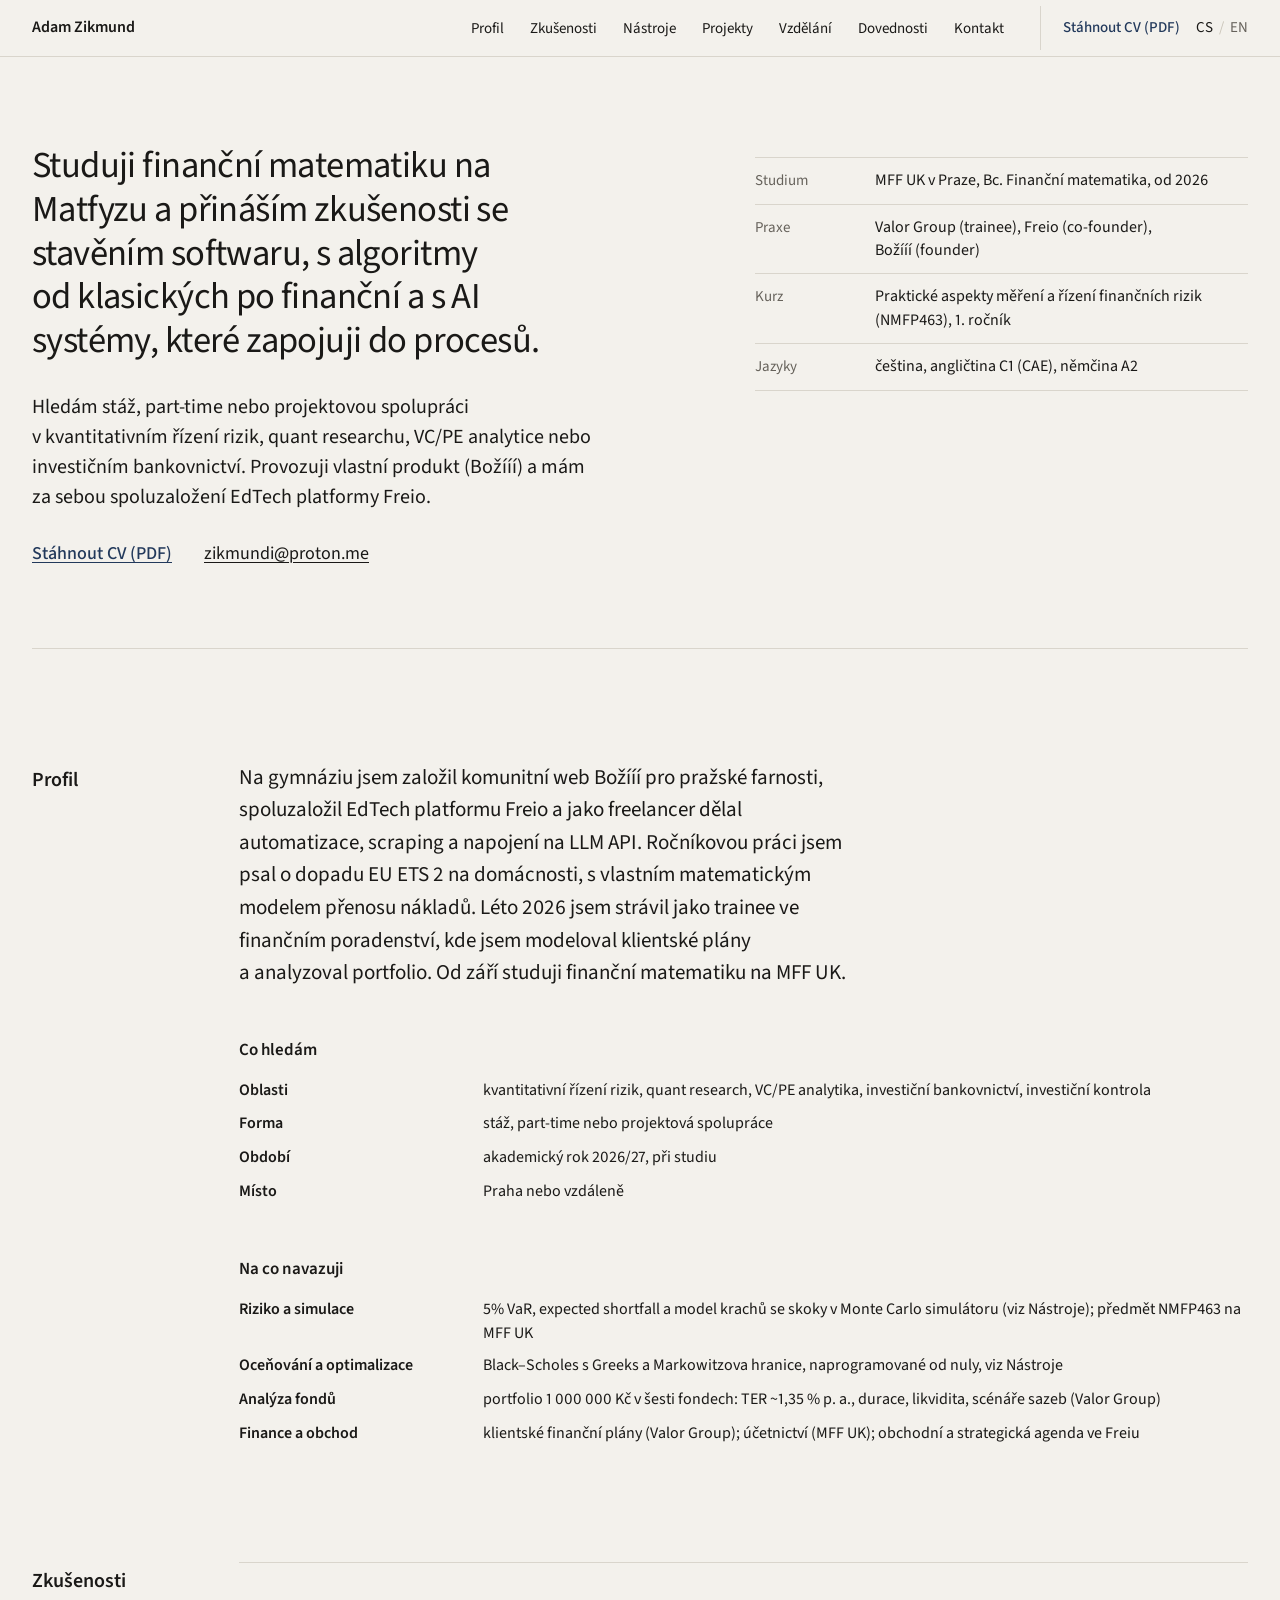
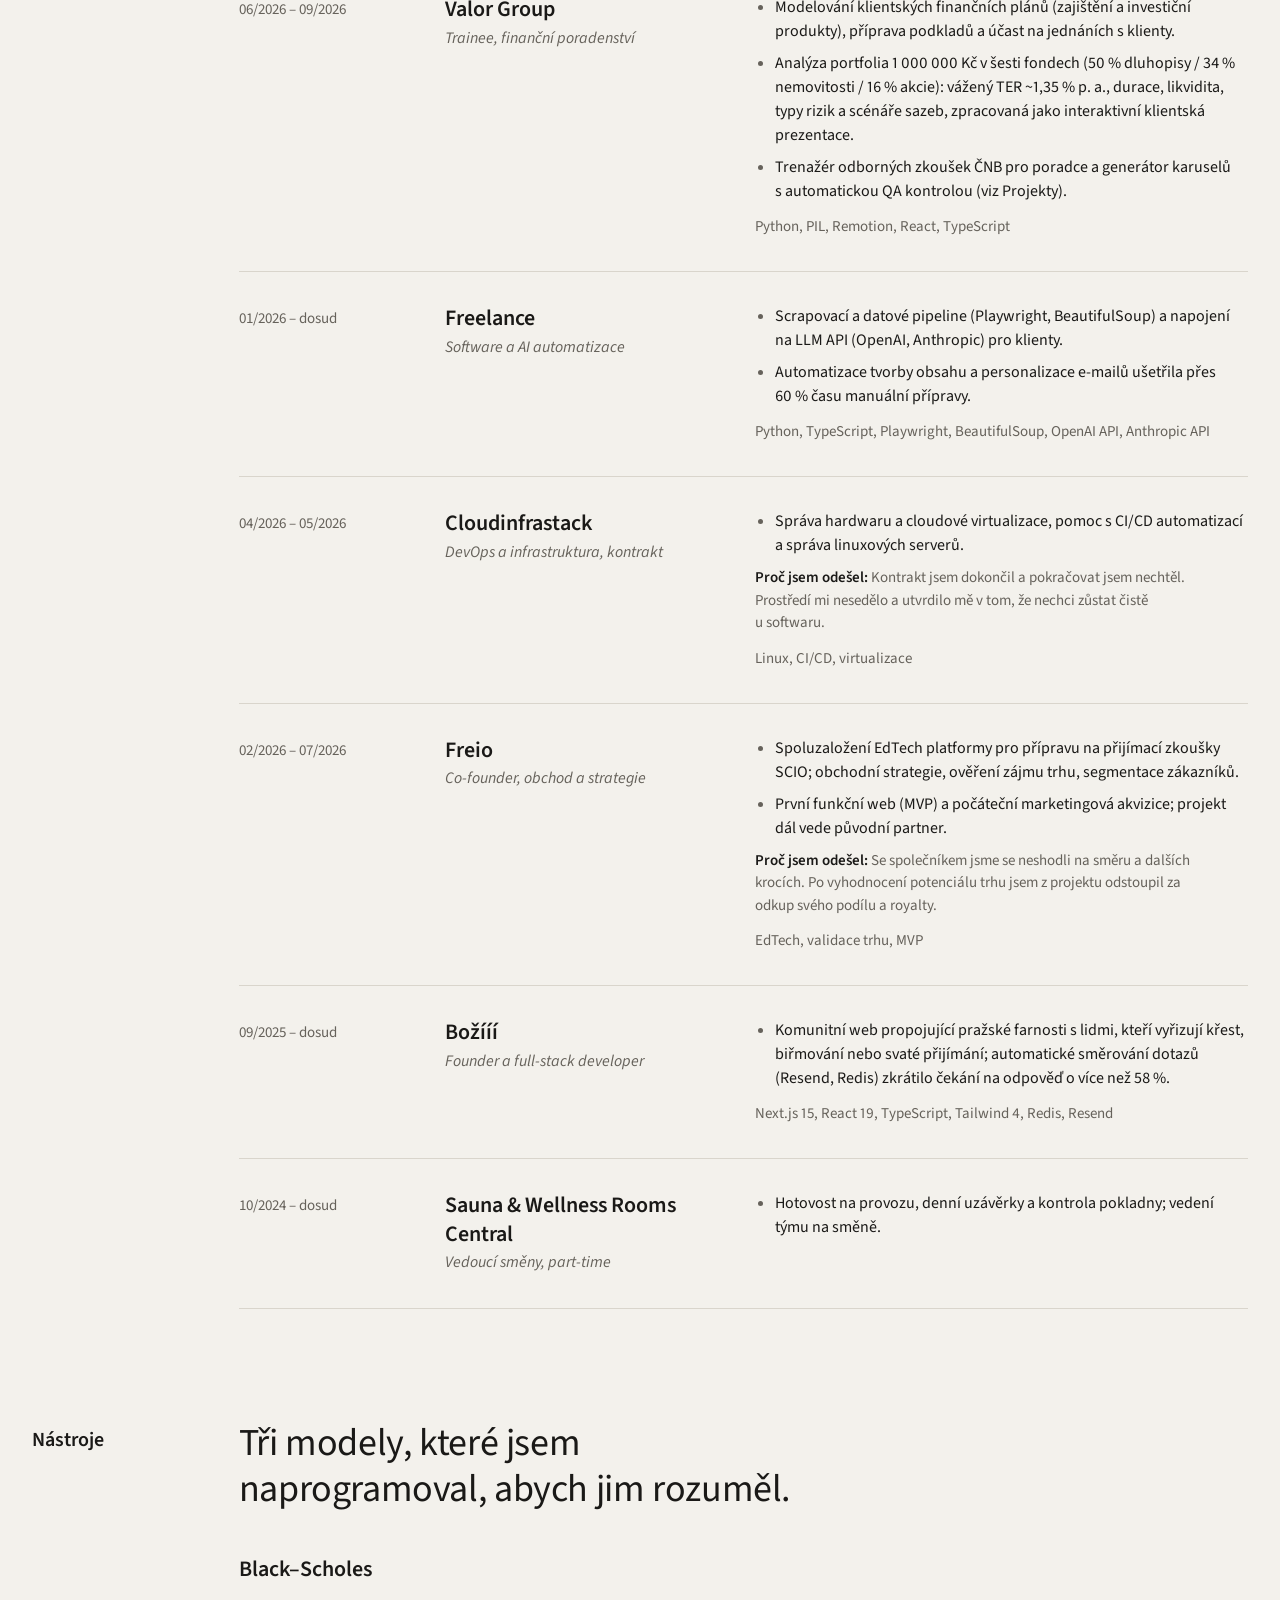
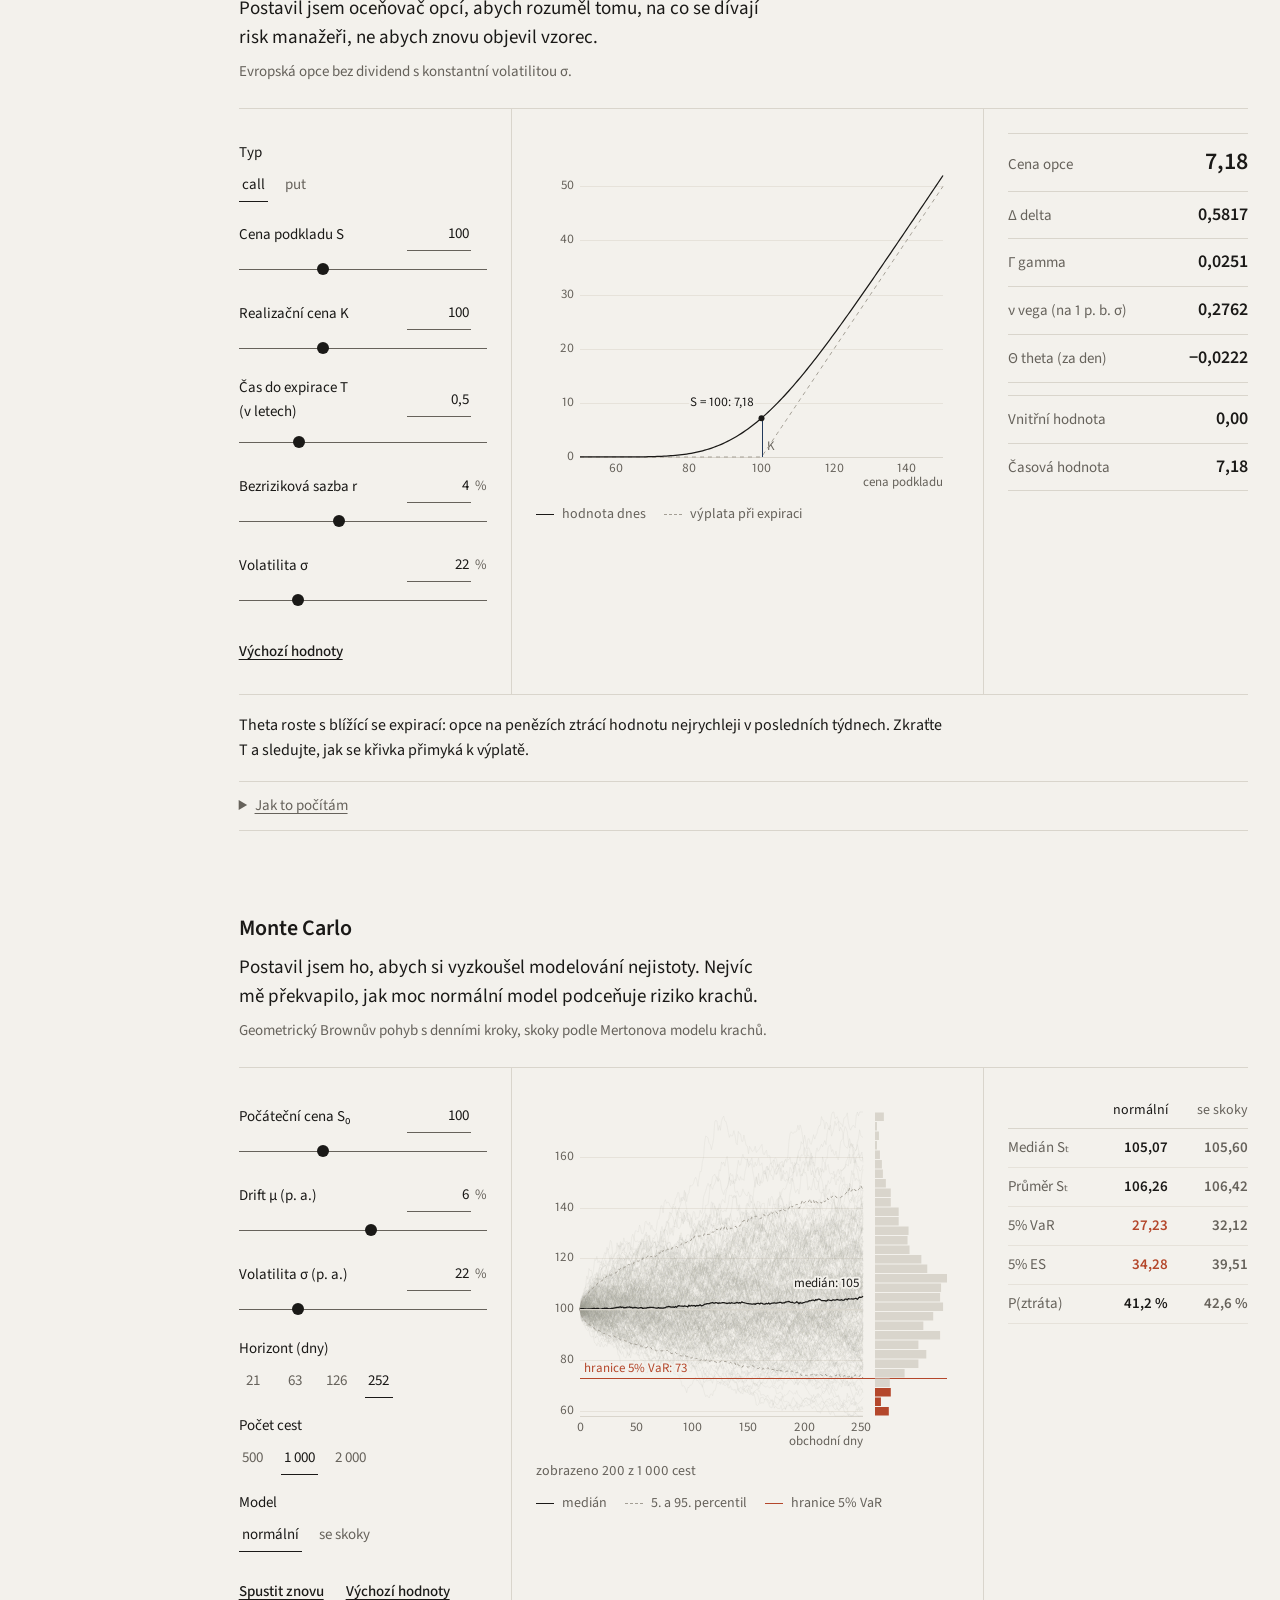
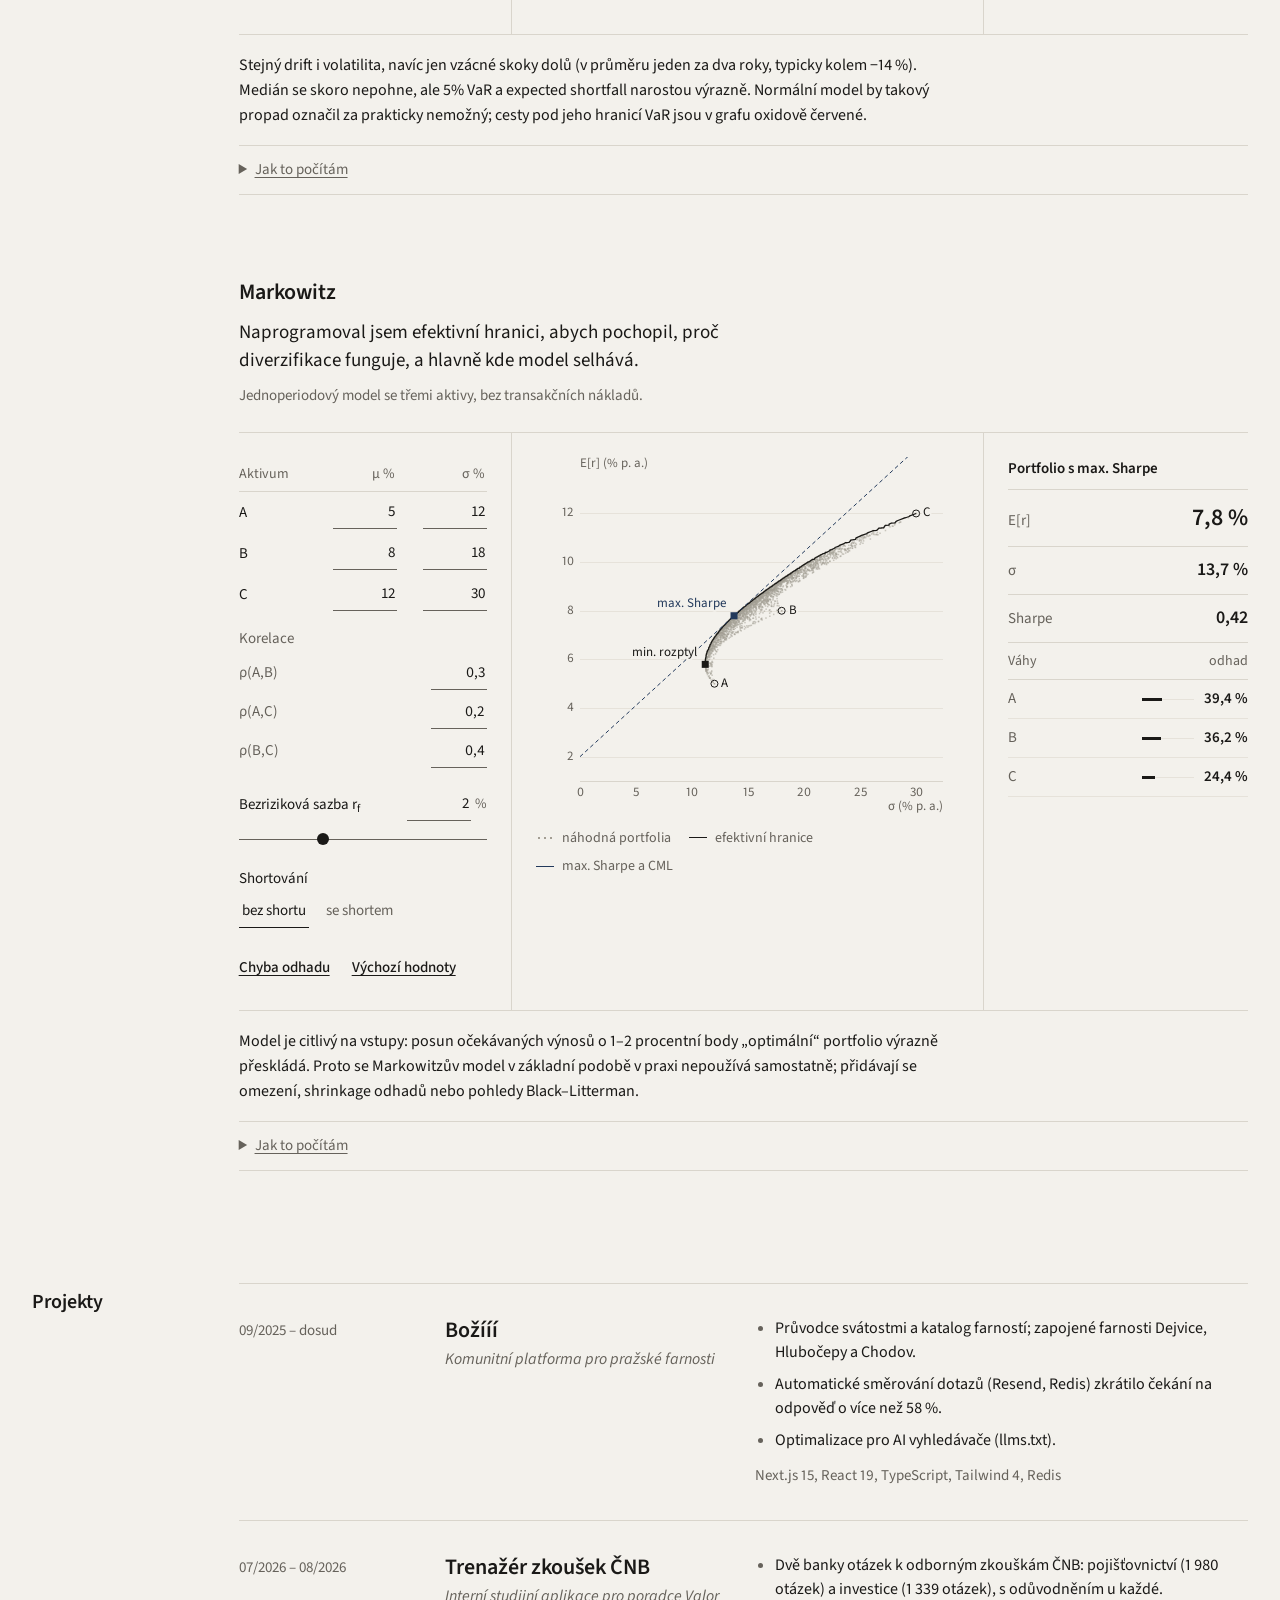
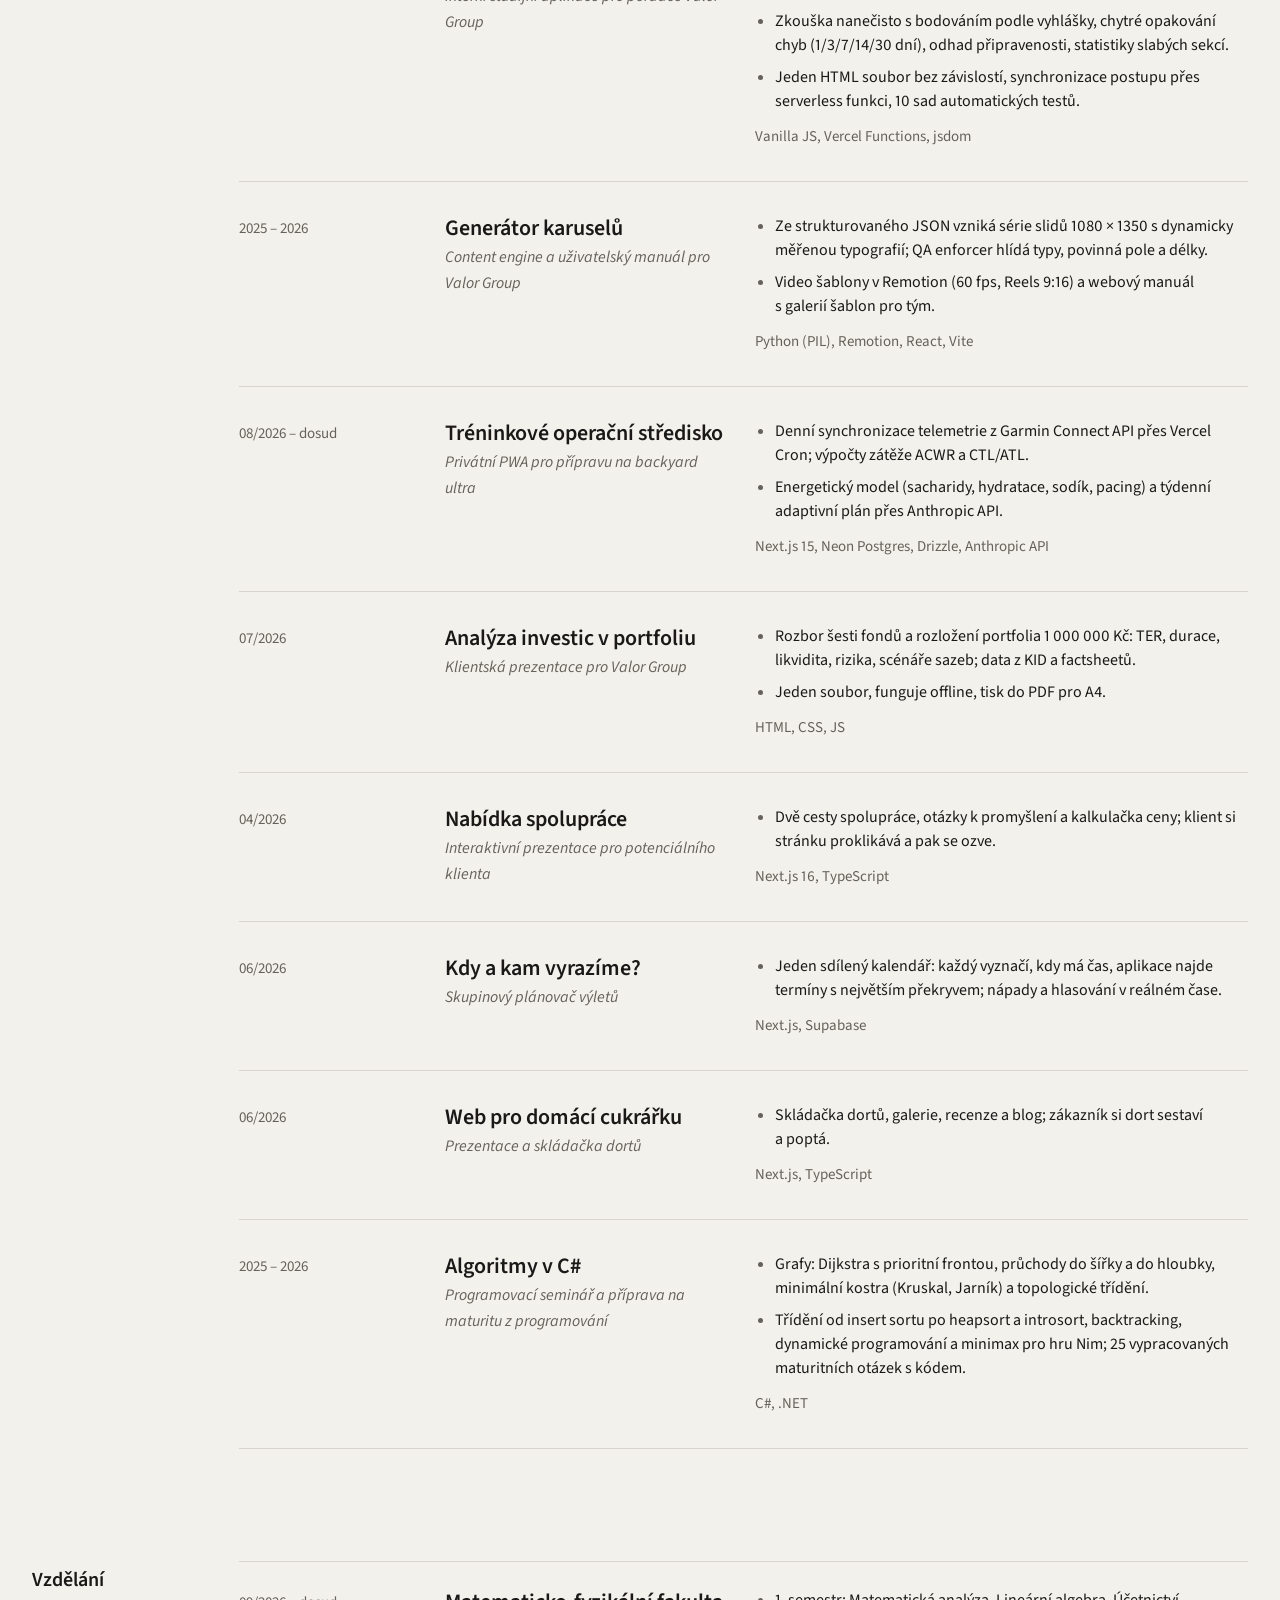
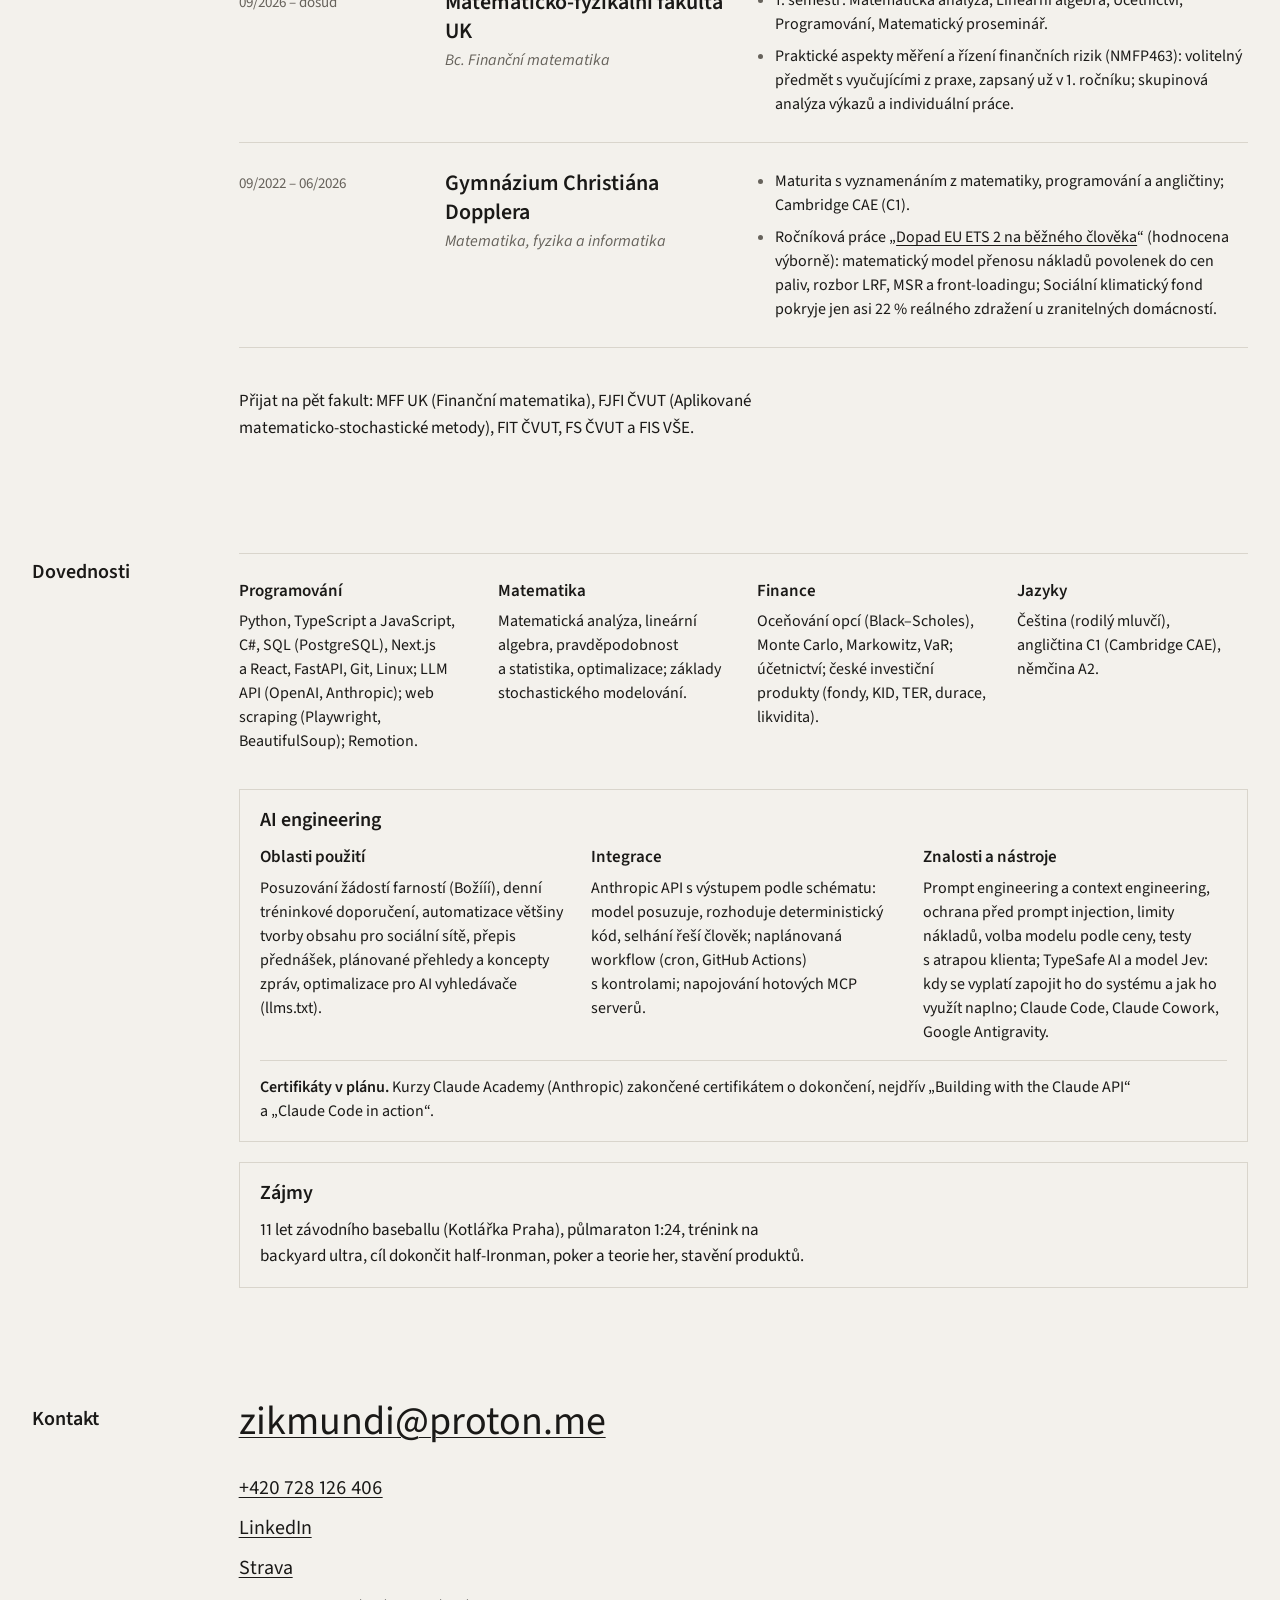
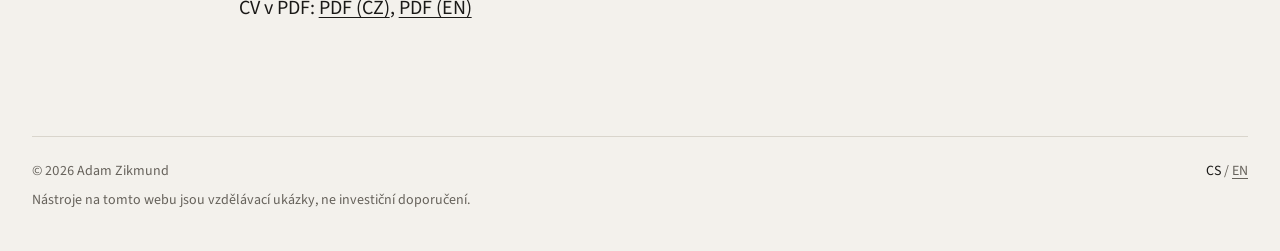
<file: a/index.html>
<!doctype html>
<html lang="cs">
<head>
<meta charset="utf-8">
<meta name="viewport" content="width=device-width, initial-scale=1">
<title>Adam Zikmund – finanční matematika, software a riziko</title>
<meta name="description" content="Student finanční matematiky na MFF UK, předtím co-founder a vývojář produktů v provozu. Hledám stáž nebo part-time v kvantitativním řízení rizik, quant researchu, VC/PE analytice nebo investičním bankovnictví.">
<meta name="author" content="Adam Zikmund">
<meta name="color-scheme" content="light">
<meta name="theme-color" content="#f3f1ec">
<link rel="canonical" href="https://cv-seven-dusky-63.vercel.app/">
<meta name="robots" content="noindex">
<link rel="alternate" hreflang="cs" href="https://cv-seven-dusky-63.vercel.app/">
<link rel="alternate" hreflang="en" href="https://cv-seven-dusky-63.vercel.app/en/">
<link rel="alternate" hreflang="x-default" href="https://cv-seven-dusky-63.vercel.app/">
<meta property="og:type" content="profile">
<meta property="og:title" content="Adam Zikmund – finanční matematika, software a riziko">
<meta property="og:description" content="Student finanční matematiky na MFF UK, předtím co-founder a vývojář produktů v provozu. Hledám stáž nebo part-time v kvantitativním řízení rizik, quant researchu, VC/PE analytice nebo investičním bankovnictví.">
<meta property="og:url" content="https://cv-seven-dusky-63.vercel.app/">
<meta property="og:locale" content="cs_CZ">
<link rel="icon" href="/assets/favicon.svg" type="image/svg+xml">
<link rel="preconnect" href="https://fonts.googleapis.com">
<link rel="preconnect" href="https://fonts.gstatic.com" crossorigin>
<link rel="stylesheet" href="https://fonts.googleapis.com/css2?family=Source+Sans+3:ital,wght@0,400;0,500;0,600;1,400&display=swap">
<link rel="stylesheet" href="/assets/css/site.css">
<link rel="stylesheet" href="/assets/css/variant-a.css">
<script>document.documentElement.classList.add('js');</script>
<script src="/assets/js/site.js" defer></script>
<script src="/assets/js/quant.js" defer></script>
</head>
<body>
<header class="site-header" id="top">
<a class="skip" href="#main">Přeskočit na obsah</a>
<nav class="nav" aria-label="Hlavní navigace">
  <a class="brand" href="/a/">Adam Zikmund</a>
  <button class="nav-toggle" type="button" aria-expanded="false" aria-controls="nav-menu"><span class="t-open">Obsah</span><span class="t-close">Zavřít</span></button>
  <div class="nav-menu" id="nav-menu">
    <ol class="nav-list">
      <li><a href="#profil" data-spy="profil">Profil</a></li>
      <li><a href="#zkusenosti" data-spy="zkusenosti">Zkušenosti</a></li>
      <li><a href="#nastroje" data-spy="nastroje">Nástroje</a></li>
      <li><a href="#projekty" data-spy="projekty">Projekty</a></li>
      <li><a href="#vzdelani" data-spy="vzdelani">Vzdělání</a></li>
      <li><a href="#dovednosti" data-spy="dovednosti">Dovednosti</a></li>
      <li><a href="#kontakt" data-spy="kontakt">Kontakt</a></li>
    </ol>
    <span class="nav-lang" role="group" aria-label="Jazyk"><span class="is-current">CS</span><span class="sep" aria-hidden="true">/</span><a href="/a/en/" hreflang="en" lang="en">EN</a></span>
  </div>
  <div class="nav-right">
    <a class="nav-cv" href="/cv/Adam-Zikmund-CV-CZ.pdf"><span class="t-long">Stáhnout CV (PDF)</span><span class="t-short">CV (PDF)</span></a>
    <span class="nav-lang" role="group" aria-label="Jazyk"><span class="is-current">CS</span><span class="sep" aria-hidden="true">/</span><a href="/a/en/" hreflang="en" lang="en" title="English version">EN</a></span>
  </div>
</nav>
</header>
<main id="main">
<section class="hero" aria-labelledby="hero-title">
  <div class="hero-text">
    <h1 id="hero-title"><span class="line">Studuji finanční matematiku na Matfyzu a přináším zkušenosti se stavěním softwaru, s algoritmy od klasických po finanční a s AI systémy, které zapojuji do procesů.</span></h1>
    <p class="deck">Hledám stáž, part‑time nebo projektovou spolupráci v kvantitativním řízení rizik, quant researchu, VC/PE analytice nebo investičním bankovnictví. Provozuji vlastní produkt (Božííí) a mám za sebou spoluzaložení EdTech platformy Freio.</p>
    <p class="actions"><a class="cv-link" href="/cv/Adam-Zikmund-CV-CZ.pdf">Stáhnout CV (PDF)</a><a class="email-link" href="mailto:zikmundi@proton.me">zikmundi@proton.me</a></p>
  </div>
  <aside class="sheet" aria-labelledby="sheet-title">
    <h2 id="sheet-title" class="visually-hidden">Základní údaje</h2>
    <dl class="sheet-rows">
      <div class="sheet-row"><dt>Studium</dt><dd>MFF UK v Praze, Bc. Finanční matematika, od 2026</dd></div>
      <div class="sheet-row"><dt>Praxe</dt><dd>Valor Group (trainee), Freio (co‑founder), Božííí (founder)</dd></div>
      <div class="sheet-row"><dt>Kurz</dt><dd>Praktické aspekty měření a řízení finančních rizik (NMFP463), 1. ročník</dd></div>
      <div class="sheet-row"><dt>Jazyky</dt><dd>čeština, angličtina C1 (CAE), němčina A2</dd></div>
    </dl>
  </aside>
</section>
<section id="profil" class="section" aria-labelledby="h-profil">
  <div class="rail"><h2 id="h-profil">Profil</h2></div>
  <div class="content">
    <p class="lead">Na gymnáziu jsem založil komunitní web Božííí pro pražské farnosti, spoluzaložil EdTech platformu Freio a jako freelancer dělal automatizace, scraping a napojení na LLM API. Ročníkovou práci jsem psal o dopadu EU ETS 2 na domácnosti, s vlastním matematickým modelem přenosu nákladů. Léto 2026 jsem strávil jako trainee ve finančním poradenství, kde jsem modeloval klientské plány a analyzoval portfolio. Od září studuji finanční matematiku na MFF UK.</p>
    <div class="kv-block">
      <h3 id="h-seeking">Co hledám</h3>
      <dl class="kv" aria-labelledby="h-seeking">
        <div class="kv-row" data-reveal="kv"><dt>Oblasti</dt><dd>kvantitativní řízení rizik, quant research, VC/PE analytika, investiční bankovnictví, investiční kontrola</dd></div>
        <div class="kv-row" data-reveal="kv"><dt>Forma</dt><dd>stáž, part‑time nebo projektová spolupráce</dd></div>
        <div class="kv-row" data-reveal="kv"><dt>Období</dt><dd>akademický rok 2026/27, při studiu</dd></div>
        <div class="kv-row" data-reveal="kv"><dt>Místo</dt><dd>Praha nebo vzdáleně</dd></div>
      </dl>
    </div>
    <div class="kv-block">
      <h3 id="h-basis">Na co navazuji</h3>
      <dl class="kv" aria-labelledby="h-basis">
        <div class="kv-row" data-reveal="kv"><dt>Riziko a simulace</dt><dd>5% VaR, expected shortfall a model krachů se skoky v Monte Carlo simulátoru (viz Nástroje); předmět NMFP463 na MFF UK</dd></div>
        <div class="kv-row" data-reveal="kv"><dt>Oceňování a optimalizace</dt><dd>Black–Scholes s Greeks a Markowitzova hranice, naprogramované od nuly, viz Nástroje</dd></div>
        <div class="kv-row" data-reveal="kv"><dt>Analýza fondů</dt><dd>portfolio 1 000 000 Kč v šesti fondech: TER ~1,35 % p. a., durace, likvidita, scénáře sazeb (Valor Group)</dd></div>
        <div class="kv-row" data-reveal="kv"><dt>Finance a obchod</dt><dd>klientské finanční plány (Valor Group); účetnictví (MFF UK); obchodní a strategická agenda ve Freiu</dd></div>
      </dl>
    </div>
  </div>
</section>
<section id="zkusenosti" class="section" aria-labelledby="h-zkusenosti">
  <div class="rail"><h2 id="h-zkusenosti">Zkušenosti</h2></div>
  <div class="content">
    <ol class="ledger">
      <li class="row" data-reveal="row">
        <div class="row-date"><span>06/2026 – 09/2026</span></div>
        <div class="row-head"><h3>Valor Group</h3><p class="row-role">Trainee, finanční poradenství</p></div>
        <div class="row-body">
          <ul class="results"><li>Modelování klientských finančních plánů (zajištění a investiční produkty), příprava podkladů a účast na jednáních s klienty.</li><li>Analýza portfolia 1 000 000 Kč v šesti fondech (50 % dluhopisy / 34 % nemovitosti / 16 % akcie): vážený TER ~1,35 % p. a., durace, likvidita, typy rizik a scénáře sazeb, zpracovaná jako interaktivní klientská prezentace.</li><li>Trenažér odborných zkoušek ČNB pro poradce a generátor karuselů s automatickou QA kontrolou (viz Projekty).</li></ul>
          
          <p class="row-stack">Python, PIL, Remotion, React, TypeScript</p>
        </div>
      </li>
      <li class="row" id="freelance" data-reveal="row">
        <div class="row-date"><span>01/2026 – dosud</span></div>
        <div class="row-head"><h3>Freelance</h3><p class="row-role">Software a AI automatizace</p></div>
        <div class="row-body">
          <ul class="results"><li>Scrapovací a datové pipeline (Playwright, BeautifulSoup) a napojení na LLM API (OpenAI, Anthropic) pro klienty.</li><li>Automatizace tvorby obsahu a personalizace e-mailů ušetřila přes 60 % času manuální přípravy.</li></ul>
          
          <p class="row-stack">Python, TypeScript, Playwright, BeautifulSoup, OpenAI API, Anthropic API</p>
        </div>
      </li>
      <li class="row" data-reveal="row">
        <div class="row-date"><span>04/2026 – 05/2026</span></div>
        <div class="row-head"><h3>Cloudinfrastack</h3><p class="row-role">DevOps a infrastruktura, kontrakt</p></div>
        <div class="row-body">
          <ul class="results"><li>Správa hardwaru a cloudové virtualizace, pomoc s CI/CD automatizací a správa linuxových serverů.</li></ul>
          <p class="row-exit"><span class="row-exit-k">Proč jsem odešel:</span> Kontrakt jsem dokončil a pokračovat jsem nechtěl. Prostředí mi nesedělo a utvrdilo mě v tom, že nechci zůstat čistě u softwaru.</p>
          <p class="row-stack">Linux, CI/CD, virtualizace</p>
        </div>
      </li>
      <li class="row" id="freio" data-reveal="row">
        <div class="row-date"><span>02/2026 – 07/2026</span></div>
        <div class="row-head"><h3><a href="https://freio.cz" target="_blank" rel="noopener">Freio</a></h3><p class="row-role">Co‑founder, obchod a strategie</p></div>
        <div class="row-body">
          <ul class="results"><li>Spoluzaložení EdTech platformy pro přípravu na přijímací zkoušky SCIO; obchodní strategie, ověření zájmu trhu, segmentace zákazníků.</li><li>První funkční web (MVP) a počáteční marketingová akvizice; projekt dál vede původní partner.</li></ul>
          <p class="row-exit"><span class="row-exit-k">Proč jsem odešel:</span> Se společníkem jsme se neshodli na směru a dalších krocích. Po vyhodnocení potenciálu trhu jsem z projektu odstoupil za odkup svého podílu a royalty.</p>
          <p class="row-stack">EdTech, validace trhu, MVP</p>
        </div>
      </li>
      <li class="row" data-reveal="row">
        <div class="row-date"><span>09/2025 – dosud</span></div>
        <div class="row-head"><h3><a href="https://boziii.com" target="_blank" rel="noopener">Božííí</a></h3><p class="row-role">Founder a full-stack developer</p></div>
        <div class="row-body">
          <ul class="results"><li>Komunitní web propojující pražské farnosti s lidmi, kteří vyřizují křest, biřmování nebo svaté přijímání; automatické směrování dotazů (Resend, Redis) zkrátilo čekání na odpověď o více než 58 %.</li></ul>
          
          <p class="row-stack">Next.js 15, React 19, TypeScript, Tailwind 4, Redis, Resend</p>
        </div>
      </li>
      <li class="row" data-reveal="row">
        <div class="row-date"><span>10/2024 – dosud</span></div>
        <div class="row-head"><h3>Sauna &amp; Wellness Rooms Central</h3><p class="row-role">Vedoucí směny, part‑time</p></div>
        <div class="row-body">
          <ul class="results"><li>Hotovost na provozu, denní uzávěrky a kontrola pokladny; vedení týmu na směně.</li></ul>
          
          
        </div>
      </li>
    </ol>
  </div>
</section>
<section id="nastroje" class="section section-tools" aria-labelledby="h-nastroje">
  <div class="rail"><h2 id="h-nastroje">Nástroje</h2></div>
  <div class="content">
    <p class="section-heading" data-split>Tři modely, které jsem naprogramoval, abych jim rozuměl.</p>
    <div class="tools">
      <article class="tool" id="tool-bs" data-tool="bs" data-reveal="panel">
        <h2 class="tool-title">Black–Scholes</h2>
        <p class="tool-quote">Postavil jsem oceňovač opcí, abych rozuměl tomu, na co se dívají risk manažeři, ne abych znovu objevil vzorec.</p>
        <p class="tool-spec">Evropská opce bez dividend s konstantní volatilitou σ.</p>
        <div class="panel">
          <div class="panel-body">
            <form class="controls" aria-label="Vstupy: Black–Scholes" onsubmit="return false">
              <fieldset class="toggle" data-role="seg" data-name="type" data-default="call"><legend>Typ</legend><div class="toggle-options"><button type="button" data-value="call" aria-pressed="true">call</button><button type="button" data-value="put" aria-pressed="false">put</button></div></fieldset>
              <div class="ctl">
          <label class="ctl-label" id="bs-S-label" for="bs-S">Cena podkladu S</label>
          <span class="ctl-value"><input id="bs-S" type="text" inputmode="decimal" autocomplete="off" spellcheck="false" data-num name="S" min="50" max="200" step="1" value="100"><span class="unit" aria-hidden="true"></span></span>
          <input type="range" class="ctl-range" aria-labelledby="bs-S-label" data-sync="S" min="50" max="200" step="1" value="100" tabindex="-1">
        </div>
              <div class="ctl">
          <label class="ctl-label" id="bs-K-label" for="bs-K">Realizační cena K</label>
          <span class="ctl-value"><input id="bs-K" type="text" inputmode="decimal" autocomplete="off" spellcheck="false" data-num name="K" min="50" max="200" step="1" value="100"><span class="unit" aria-hidden="true"></span></span>
          <input type="range" class="ctl-range" aria-labelledby="bs-K-label" data-sync="K" min="50" max="200" step="1" value="100" tabindex="-1">
        </div>
              <div class="ctl">
          <label class="ctl-label" id="bs-T-label" for="bs-T">Čas do expirace T (v letech)</label>
          <span class="ctl-value"><input id="bs-T" type="text" inputmode="decimal" autocomplete="off" spellcheck="false" data-num name="T" min="0.05" max="2" step="0.05" value="0,5" data-decimals="2"><span class="unit" aria-hidden="true"></span></span>
          <input type="range" class="ctl-range" aria-labelledby="bs-T-label" data-sync="T" min="0.05" max="2" step="0.05" value="0.5" tabindex="-1">
        </div>
              <div class="ctl">
          <label class="ctl-label" id="bs-r-label" for="bs-r">Bezriziková sazba r</label>
          <span class="ctl-value"><input id="bs-r" type="text" inputmode="decimal" autocomplete="off" spellcheck="false" data-num name="r" min="0" max="10" step="0.25" value="4" data-decimals="2"><span class="unit">%</span></span>
          <input type="range" class="ctl-range" aria-labelledby="bs-r-label" data-sync="r" min="0" max="10" step="0.25" value="4" tabindex="-1">
        </div>
              <div class="ctl">
          <label class="ctl-label" id="bs-sigma-label" for="bs-sigma">Volatilita σ</label>
          <span class="ctl-value"><input id="bs-sigma" type="text" inputmode="decimal" autocomplete="off" spellcheck="false" data-num name="sigma" min="5" max="80" step="1" value="22" data-decimals="1"><span class="unit">%</span></span>
          <input type="range" class="ctl-range" aria-labelledby="bs-sigma-label" data-sync="sigma" min="5" max="80" step="1" value="22" tabindex="-1">
        </div>
              <div class="btn-row"><button type="button" class="text-btn" data-role="reset">Výchozí hodnoty</button></div>
            </form>
            <div class="chart">
              <canvas data-role="chart" role="img" aria-label="Graf hodnoty opce v závislosti na ceně podkladu s vyznačenou výplatou při expiraci a aktuální cenou"></canvas>
              <ul class="legend"><li><i class="sw sw-ink"></i>hodnota dnes</li><li><i class="sw sw-dash"></i>výplata při expiraci</li></ul>
              <noscript><p class="chart-noscript">Nástroje potřebují zapnutý JavaScript.</p></noscript>
            </div>
            <div class="readouts">
              <dl class="ro-list">
                <div class="ro ro-main"><dt>Cena opce</dt><dd data-out="price">–</dd></div>
                <div class="ro"><dt>Δ delta</dt><dd data-out="delta">–</dd></div>
                <div class="ro"><dt>Γ gamma</dt><dd data-out="gamma">–</dd></div>
                <div class="ro"><dt>ν vega (na 1 p. b. σ)</dt><dd data-out="vega">–</dd></div>
                <div class="ro ro-theta"><dt>Θ theta (za den)</dt><dd data-out="theta">–</dd></div>
                <div class="ro ro-sep"><dt>Vnitřní hodnota</dt><dd data-out="intrinsic">–</dd></div>
                <div class="ro"><dt>Časová hodnota</dt><dd data-out="timeValue">–</dd></div>
              </dl>
            </div>
          </div>
          <p class="visually-hidden" aria-live="polite" data-role="live"></p>
          <p class="insight">Theta roste s blížící se expirací: opce na penězích ztrácí hodnotu nejrychleji v posledních týdnech. Zkraťte T a sledujte, jak se křivka přimyká k výplatě.</p>
          <details class="method"><summary>Jak to počítám</summary><ul><li>C = S·N(d₁) − K·e^(−rT)·N(d₂); P = K·e^(−rT)·N(−d₂) − S·N(−d₁)</li><li>d₁ = [ln(S/K) + (r + σ²/2)·T] / (σ·√T); d₂ = d₁ − σ·√T</li><li>N(x) počítám přes erf (Abramowitz–Stegun 7.1.26, chyba pod 1,5·10⁻⁷).</li><li>Δ = N(d₁) pro call, N(d₁) − 1 pro put; Γ = φ(d₁)/(S·σ·√T); ν = S·φ(d₁)·√T / 100 (na 1 p. b. σ); Θ za den = Θ za rok / 365.</li><li>Předpoklady: evropské uplatnění, bez dividend, konstantní σ a r, spojité úročení.</li></ul></details>
        </div>
      </article>
      <article class="tool" id="tool-mc" data-tool="mc" data-reveal="panel">
        <h2 class="tool-title">Monte Carlo</h2>
        <p class="tool-quote">Postavil jsem ho, abych si vyzkoušel modelování nejistoty. Nejvíc mě překvapilo, jak moc normální model podceňuje riziko krachů.</p>
        <p class="tool-spec">Geometrický Brownův pohyb s denními kroky, skoky podle Mertonova modelu krachů.</p>
        <div class="panel">
          <div class="panel-body">
            <form class="controls" aria-label="Vstupy: Monte Carlo" onsubmit="return false">
              <div class="ctl">
          <label class="ctl-label" id="mc-S0-label" for="mc-S0">Počáteční cena S₀</label>
          <span class="ctl-value"><input id="mc-S0" type="text" inputmode="decimal" autocomplete="off" spellcheck="false" data-num name="S0" min="50" max="200" step="1" value="100"><span class="unit" aria-hidden="true"></span></span>
          <input type="range" class="ctl-range" aria-labelledby="mc-S0-label" data-sync="S0" min="50" max="200" step="1" value="100" tabindex="-1">
        </div>
              <div class="ctl">
          <label class="ctl-label" id="mc-mu-label" for="mc-mu">Drift μ (p. a.)</label>
          <span class="ctl-value"><input id="mc-mu" type="text" autocomplete="off" spellcheck="false" data-num name="mu" min="-10" max="20" step="0.5" value="6" data-decimals="1"><span class="unit">%</span></span>
          <input type="range" class="ctl-range" aria-labelledby="mc-mu-label" data-sync="mu" min="-10" max="20" step="0.5" value="6" tabindex="-1">
        </div>
              <div class="ctl">
          <label class="ctl-label" id="mc-sigma-label" for="mc-sigma">Volatilita σ (p. a.)</label>
          <span class="ctl-value"><input id="mc-sigma" type="text" inputmode="decimal" autocomplete="off" spellcheck="false" data-num name="sigma" min="5" max="80" step="1" value="22" data-decimals="1"><span class="unit">%</span></span>
          <input type="range" class="ctl-range" aria-labelledby="mc-sigma-label" data-sync="sigma" min="5" max="80" step="1" value="22" tabindex="-1">
        </div>
              <fieldset class="toggle" data-role="seg" data-name="horizon" data-default="252"><legend>Horizont (dny)</legend><div class="toggle-options"><button type="button" data-value="21" aria-pressed="false">21</button><button type="button" data-value="63" aria-pressed="false">63</button><button type="button" data-value="126" aria-pressed="false">126</button><button type="button" data-value="252" aria-pressed="true">252</button></div></fieldset>
              <fieldset class="toggle" data-role="seg" data-name="paths" data-default="1000"><legend>Počet cest</legend><div class="toggle-options"><button type="button" data-value="500" aria-pressed="false">500</button><button type="button" data-value="1000" aria-pressed="true">1 000</button><button type="button" data-value="2000" aria-pressed="false">2 000</button></div></fieldset>
              <fieldset class="toggle" data-role="seg" data-name="dist" data-default="normal"><legend>Model</legend><div class="toggle-options"><button type="button" data-value="normal" aria-pressed="true">normální</button><button type="button" data-value="jump" aria-pressed="false">se skoky</button></div></fieldset>
              <div class="btn-row"><button type="button" class="text-btn" data-role="reseed">Spustit znovu</button><button type="button" class="text-btn" data-role="reset">Výchozí hodnoty</button></div>
            </form>
            <div class="chart">
              <canvas data-role="chart" role="img" aria-label="Graf simulovaných cest ceny s mediánem, percentily a hranicí 5% VaR; vpravo histogram koncových hodnot"></canvas>
              <p class="chart-note" data-out="shown"></p>
              <ul class="legend"><li><i class="sw sw-ink"></i>medián</li><li><i class="sw sw-dash"></i>5. a 95. percentil</li><li><i class="sw sw-oxide"></i>hranice 5% VaR</li><li data-role="legend-normal" hidden><i class="sw sw-oxide-dash"></i>hranice VaR normálního modelu</li></ul>
              <noscript><p class="chart-noscript">Nástroje potřebují zapnutý JavaScript.</p></noscript>
            </div>
            <div class="readouts">
              <table class="ro-table">
                <thead><tr><th scope="col"><span class="visually-hidden">Výstupy</span></th><th scope="col" data-col="normal">normální</th><th scope="col" data-col="jump">se skoky</th></tr></thead>
                <tbody>
                  <tr><th scope="row">Medián Sₜ</th><td data-out="median-n">–</td><td data-out="median-t">–</td></tr>
                  <tr><th scope="row">Průměr Sₜ</th><td data-out="mean-n">–</td><td data-out="mean-t">–</td></tr>
                  <tr class="is-oxide"><th scope="row">5% VaR</th><td data-out="var-n">–</td><td data-out="var-t">–</td></tr>
                  <tr class="is-oxide"><th scope="row">5% ES</th><td data-out="es-n">–</td><td data-out="es-t">–</td></tr>
                  <tr><th scope="row">P(ztráta)</th><td data-out="ploss-n">–</td><td data-out="ploss-t">–</td></tr>
                  <tr class="row-delta" data-role="var-delta" hidden><th scope="row">VaR vs. normální</th><td></td><td data-out="varDelta">–</td></tr>
                  <tr class="row-delta" data-role="var-delta" hidden><th scope="row">ES vs. normální</th><td></td><td data-out="esDelta">–</td></tr>
                </tbody>
              </table>
            </div>
          </div>
          <p class="visually-hidden" aria-live="polite" data-role="live"></p>
          <p class="insight">Stejný drift i volatilita, navíc jen vzácné skoky dolů (v průměru jeden za dva roky, typicky kolem −14 %). Medián se skoro nepohne, ale 5% VaR a expected shortfall narostou výrazně. Normální model by takový propad označil za prakticky nemožný; cesty pod jeho hranicí VaR jsou v grafu oxidově červené.</p>
          <details class="method"><summary>Jak to počítám</summary><ul><li>Sₜ₊Δₜ = Sₜ · exp[(μ − σ²/2)·Δt + σ·√Δt · z], Δt = 1/252 (denní krok), z ~ N(0; 1) přes Box–Muller.</li><li>Model se skoky (Merton 1976): s pravděpodobností λ·Δt za den přijde skok exp(J), J ~ N(−0,15; 0,10²), λ = 0,5 za rok; drift je o λ·κ·Δt kompenzován (κ = e^(μ<sub>J</sub> + σ<sub>J</sub>²/2) − 1), aby očekávaná cena zůstala stejná.</li><li>5% VaR = S₀ − 5. percentil koncových hodnot; 5% ES = S₀ − průměr nejhorších 5 % koncových hodnot; P(ztráta) = podíl cest s Sₜ &lt; S₀.</li><li>Oba modely se počítají vždy, ze stejného semínka, aby šly sloupce porovnat; graf ukazuje zvolený model.</li><li>Poznámka: Studentovo t na denních krocích se za delší horizont zprůměruje (CLT) a koncové rozdělení se blíží normálnímu; proto krachy modeluji skoky.</li></ul></details>
        </div>
      </article>
      <article class="tool" id="tool-mk" data-tool="mk" data-reveal="panel">
        <h2 class="tool-title">Markowitz</h2>
        <p class="tool-quote">Naprogramoval jsem efektivní hranici, abych pochopil, proč diverzifikace funguje, a hlavně kde model selhává.</p>
        <p class="tool-spec">Jednoperiodový model se třemi aktivy, bez transakčních nákladů.</p>
        <div class="panel">
          <div class="panel-body">
            <form class="controls" aria-label="Vstupy: Markowitz" onsubmit="return false">
              <table class="assets"><caption class="visually-hidden">Aktiva</caption>
                <thead><tr><th scope="col">Aktivum</th><th scope="col">μ %</th><th scope="col">σ %</th></tr></thead>
                <tbody>
                  <tr><th scope="row">A</th><td><input type="text" inputmode="decimal" autocomplete="off" spellcheck="false" data-num name="mu1" min="0" max="20" step="0.5" value="5" data-decimals="1" aria-label="Aktivum A: μ (%)"></td><td><input type="text" inputmode="decimal" autocomplete="off" spellcheck="false" data-num name="sg1" min="5" max="60" step="1" value="12" data-decimals="0" aria-label="Aktivum A: σ (%)"></td></tr>
                  <tr><th scope="row">B</th><td><input type="text" inputmode="decimal" autocomplete="off" spellcheck="false" data-num name="mu2" min="0" max="20" step="0.5" value="8" data-decimals="1" aria-label="Aktivum B: μ (%)"></td><td><input type="text" inputmode="decimal" autocomplete="off" spellcheck="false" data-num name="sg2" min="5" max="60" step="1" value="18" data-decimals="0" aria-label="Aktivum B: σ (%)"></td></tr>
                  <tr><th scope="row">C</th><td><input type="text" inputmode="decimal" autocomplete="off" spellcheck="false" data-num name="mu3" min="0" max="20" step="0.5" value="12" data-decimals="1" aria-label="Aktivum C: μ (%)"></td><td><input type="text" inputmode="decimal" autocomplete="off" spellcheck="false" data-num name="sg3" min="5" max="60" step="1" value="30" data-decimals="0" aria-label="Aktivum C: σ (%)"></td></tr>
                </tbody>
              </table>
              <div class="corr" role="group" aria-label="Korelace"><span class="ctl-label">Korelace</span>
                <label>ρ(A,B) <input type="text" autocomplete="off" spellcheck="false" data-num name="r12" min="-0.9" max="0.95" step="0.05" value="0,3" data-decimals="2"></label>
                <label>ρ(A,C) <input type="text" autocomplete="off" spellcheck="false" data-num name="r13" min="-0.9" max="0.95" step="0.05" value="0,2" data-decimals="2"></label>
                <label>ρ(B,C) <input type="text" autocomplete="off" spellcheck="false" data-num name="r23" min="-0.9" max="0.95" step="0.05" value="0,4" data-decimals="2"></label>
              </div>
              <div class="ctl">
          <label class="ctl-label" id="mk-rf-label" for="mk-rf">Bezriziková sazba r<sub>f</sub></label>
          <span class="ctl-value"><input id="mk-rf" type="text" inputmode="decimal" autocomplete="off" spellcheck="false" data-num name="rf" min="0" max="6" step="0.25" value="2" data-decimals="2"><span class="unit">%</span></span>
          <input type="range" class="ctl-range" aria-labelledby="mk-rf-label" data-sync="rf" min="0" max="6" step="0.25" value="2" tabindex="-1">
        </div>
              <fieldset class="toggle" data-role="seg" data-name="short" data-default="none"><legend>Shortování</legend><div class="toggle-options"><button type="button" data-value="none" aria-pressed="true">bez shortu</button><button type="button" data-value="short" aria-pressed="false">se shortem</button></div></fieldset>
              <div class="btn-row"><button type="button" class="text-btn btn-error" data-role="error" aria-pressed="false">Chyba odhadu</button><button type="button" class="text-btn" data-role="reset">Výchozí hodnoty</button></div>
            </form>
            <div class="chart">
              <canvas data-role="chart" role="img" aria-label="Bodový graf portfolií v rovině riziko a výnos s efektivní hranicí, portfoliem s minimálním rozptylem a portfoliem s nejvyšším Sharpeho poměrem"></canvas>
              <p class="chart-note" data-role="error-caption" hidden>Takto citlivá je hranice na odhad vstupů.</p>
              <p class="chart-note is-warn" data-role="psd-note" hidden></p>
              <p class="chart-note is-warn" data-role="no-tangency" hidden>Žádné portfolio nepřekoná bezrizikovou sazbu, tečné portfolio proto neexistuje.</p>
              <ul class="legend"><li><i class="sw sw-cloud"></i>náhodná portfolia</li><li><i class="sw sw-ink"></i>efektivní hranice</li><li><i class="sw sw-navy"></i>max. Sharpe a CML</li><li class="legend-ghost" hidden><i class="sw sw-oxide"></i>hranice při chybě odhadu</li></ul>
              <noscript><p class="chart-noscript">Nástroje potřebují zapnutý JavaScript.</p></noscript>
            </div>
            <div class="readouts">
              <p class="ro-title">Portfolio s max. Sharpe</p>
              <dl class="ro-list">
                <div class="ro ro-main"><dt>E[r]</dt><dd data-out="ret">–</dd></div>
                <div class="ro"><dt>σ</dt><dd data-out="risk">–</dd></div>
                <div class="ro"><dt>Sharpe</dt><dd data-out="sharpe">–</dd></div>
              </dl>
              <table class="weights">
                <thead><tr><th scope="col">Váhy</th><th scope="col">odhad</th><th scope="col" class="col-err" hidden>± chyba</th></tr></thead>
                <tbody>
                  <tr><th scope="row">A</th><td><span class="wbar" aria-hidden="true"><i data-bar="0"></i></span><span data-out="w1">–</span></td><td class="col-err" hidden data-out="e1">–</td></tr>
                  <tr><th scope="row">B</th><td><span class="wbar" aria-hidden="true"><i data-bar="1"></i></span><span data-out="w2">–</span></td><td class="col-err" hidden data-out="e2">–</td></tr>
                  <tr><th scope="row">C</th><td><span class="wbar" aria-hidden="true"><i data-bar="2"></i></span><span data-out="w3">–</span></td><td class="col-err" hidden data-out="e3">–</td></tr>
                </tbody>
              </table>
            </div>
          </div>
          <p class="visually-hidden" aria-live="polite" data-role="live"></p>
          <p class="insight">Model je citlivý na vstupy: posun očekávaných výnosů o 1–2 procentní body „optimální“ portfolio výrazně přeskládá. Proto se Markowitzův model v základní podobě v praxi nepoužívá samostatně; přidávají se omezení, shrinkage odhadů nebo pohledy Black–Litterman.</p>
          <details class="method"><summary>Jak to počítám</summary><ul><li>E[r<sub>p</sub>] = Σ w<sub>i</sub>·μ<sub>i</sub>; σ<sub>p</sub>² = Σ<sub>i</sub> Σ<sub>j</sub> w<sub>i</sub>·w<sub>j</sub>·ρ<sub>ij</sub>·σ<sub>i</sub>·σ<sub>j</sub>; Sharpe = (E[r<sub>p</sub>] − r<sub>f</sub>) / σ<sub>p</sub>; Σ w<sub>i</sub> = 1, bez shortu w<sub>i</sub> ≥ 0.</li><li>Hranice = horní obálka 3 000 náhodných portfolií (bez shortu váhy z normalizovaných |N(0,1)|, se shortem z N(0,1) omezené na [−1; 2]) doplněná o dvojice aktiv.</li><li>Chyba odhadu: 20 scénářů s μ<sub>i</sub> ± 1,5 p. b. a σ<sub>i</sub> ± 10 % (pevné semínko); vykreslí se jejich hranice a jako ± se uvádí polovina rozpětí vah max-Sharpe portfolia.</li><li>Tři zadané korelace musí tvořit pozitivně definitní matici; vyžaduji, aby její nejmenší vlastní číslo bylo aspoň 0,05. Pokud ne, zmenšuji všechny tři korelace stejným koeficientem, dokud podmínka neplatí, a upozorním na to pod grafem.</li><li>Předpoklady: jedno období, bez transakčních nákladů; vstupy jsou samy odhadem.</li></ul></details>
        </div>
      </article>
    </div>
    <script type="application/json" id="quant-ui">{"bs":{"type":"Typ","call":"call","put":"put","S":"Cena podkladu S","K":"Realizační cena K","T":"Čas do expirace T (v letech)","r":"Bezriziková sazba r","sigma":"Volatilita σ","unitYears":"","unitPct":"%","price":"Cena opce","delta":"Δ delta","gamma":"Γ gamma","vega":"ν vega (na 1 p. b. σ)","theta":"Θ theta (za den)","intrinsic":"Vnitřní hodnota","timeValue":"Časová hodnota","legendValue":"hodnota dnes","legendPayoff":"výplata při expiraci","axisX":"cena podkladu","aria":"Graf hodnoty opce v závislosti na ceně podkladu s vyznačenou výplatou při expiraci a aktuální cenou","live":"Cena opce {price}, delta {delta}, theta {theta} za den."},"mc":{"S0":"Počáteční cena S₀","mu":"Drift μ (p. a.)","sigma":"Volatilita σ (p. a.)","horizon":"Horizont (dny)","days":"dní","paths":"Počet cest","dist":"Model","normal":"normální","fat":"se skoky","rerun":"Spustit znovu","unitPct":"%","colNormal":"normální","colFat":"se skoky","median":"Medián Sₜ","mean":"Průměr Sₜ","var":"5% VaR","ploss":"P(ztráta)","varDelta":"VaR vs. normální","shown":"zobrazeno {shown} z {total} cest","legendMedian":"medián","legendVar":"hranice 5% VaR","legendS0":"S₀","legendPct":"5. a 95. percentil","axisX":"obchodní dny","aria":"Graf simulovaných cest ceny s mediánem, percentily a hranicí 5% VaR; vpravo histogram koncových hodnot","live":"Medián koncové ceny {median}, 5% VaR {var}, expected shortfall {es}, pravděpodobnost ztráty {ploss}.","es":"5% ES","esDelta":"ES vs. normální","legendVarNormal":"hranice VaR normálního modelu"},"mk":{"assets":"Aktiva","asset":"Aktivum","names":["A","B","C"],"mu":"μ","sigma":"σ","corr":"Korelace","rho":"ρ","rf":"Bezriziková sazba r_f","short":"Shortování","noShort":"bez shortu","withShort":"se shortem","error":"Chyba odhadu","unitPct":"%","maxSharpe":"Portfolio s max. Sharpe","ret":"E[r]","risk":"σ","sharpe":"Sharpe","weights":"Váhy","colEstimate":"odhad","colError":"± chyba","legendCloud":"náhodná portfolia","legendFrontier":"efektivní hranice","legendMin":"min. rozptyl","legendMax":"max. Sharpe","legendCml":"CML","legendGhost":"hranice při chybě odhadu","axisX":"σ (% p. a.)","axisY":"E[r] (% p. a.)","caption":"Takto citlivá je hranice na odhad vstupů.","aria":"Bodový graf portfolií v rovině riziko a výnos s efektivní hranicí, portfoliem s minimálním rozptylem a portfoliem s nejvyšším Sharpeho poměrem","live":"Portfolio s nejvyšším Sharpeho poměrem: výnos {ret}, riziko {risk}, Sharpe {sharpe}.","psdNote":"Zadané korelace jsou vzájemně nekonzistentní nebo téměř singulární, proto je zmenšuji koeficientem {c}.","noTangency":"Žádné portfolio nepřekoná bezrizikovou sazbu, tečné portfolio proto neexistuje."}}</script>
  </div>
</section>
<section id="projekty" class="section" aria-labelledby="h-projekty">
  <div class="rail"><h2 id="h-projekty">Projekty</h2></div>
  <div class="content">
    <ol class="ledger">
      <li class="row" data-reveal="row">
        <div class="row-date"><span>09/2025 – dosud</span></div>
        <div class="row-head"><h3><a href="https://boziii.com" target="_blank" rel="noopener">Božííí</a></h3><p class="row-role">Komunitní platforma pro pražské farnosti</p></div>
        <div class="row-body">
          <ul class="results"><li>Průvodce svátostmi a katalog farností; zapojené farnosti Dejvice, Hlubočepy a Chodov.</li><li>Automatické směrování dotazů (Resend, Redis) zkrátilo čekání na odpověď o více než 58 %.</li><li>Optimalizace pro AI vyhledávače (llms.txt).</li></ul>
          
          <p class="row-stack">Next.js 15, React 19, TypeScript, Tailwind 4, Redis</p>
        </div>
      </li>
      <li class="row" data-reveal="row">
        <div class="row-date"><span>07/2026 – 08/2026</span></div>
        <div class="row-head"><h3>Trenažér zkoušek ČNB</h3><p class="row-role">Interní studijní aplikace pro poradce Valor Group</p></div>
        <div class="row-body">
          <ul class="results"><li>Dvě banky otázek k odborným zkouškám ČNB: pojišťovnictví (1 980 otázek) a investice (1 339 otázek), s odůvodněním u každé.</li><li>Zkouška nanečisto s bodováním podle vyhlášky, chytré opakování chyb (1/3/7/14/30 dní), odhad připravenosti, statistiky slabých sekcí.</li><li>Jeden HTML soubor bez závislostí, synchronizace postupu přes serverless funkci, 10 sad automatických testů.</li></ul>
          
          <p class="row-stack">Vanilla JS, Vercel Functions, jsdom</p>
        </div>
      </li>
      <li class="row" data-reveal="row">
        <div class="row-date"><span>2025 – 2026</span></div>
        <div class="row-head"><h3>Generátor karuselů</h3><p class="row-role">Content engine a uživatelský manuál pro Valor Group</p></div>
        <div class="row-body">
          <ul class="results"><li>Ze strukturovaného JSON vzniká série slidů 1080 × 1350 s dynamicky měřenou typografií; QA enforcer hlídá typy, povinná pole a délky.</li><li>Video šablony v Remotion (60 fps, Reels 9:16) a webový manuál s galerií šablon pro tým.</li></ul>
          
          <p class="row-stack">Python (PIL), Remotion, React, Vite</p>
        </div>
      </li>
      <li class="row" data-reveal="row">
        <div class="row-date"><span>08/2026 – dosud</span></div>
        <div class="row-head"><h3>Tréninkové operační středisko</h3><p class="row-role">Privátní PWA pro přípravu na backyard ultra</p></div>
        <div class="row-body">
          <ul class="results"><li>Denní synchronizace telemetrie z Garmin Connect API přes Vercel Cron; výpočty zátěže ACWR a CTL/ATL.</li><li>Energetický model (sacharidy, hydratace, sodík, pacing) a týdenní adaptivní plán přes Anthropic API.</li></ul>
          
          <p class="row-stack">Next.js 15, Neon Postgres, Drizzle, Anthropic API</p>
        </div>
      </li>
      <li class="row" id="analyza-portfolia" data-reveal="row">
        <div class="row-date"><span>07/2026</span></div>
        <div class="row-head"><h3>Analýza investic v portfoliu</h3><p class="row-role">Klientská prezentace pro Valor Group</p></div>
        <div class="row-body">
          <ul class="results"><li>Rozbor šesti fondů a rozložení portfolia 1 000 000 Kč: TER, durace, likvidita, rizika, scénáře sazeb; data z KID a factsheetů.</li><li>Jeden soubor, funguje offline, tisk do PDF pro A4.</li></ul>
          
          <p class="row-stack">HTML, CSS, JS</p>
        </div>
      </li>
      <li class="row" data-reveal="row">
        <div class="row-date"><span>04/2026</span></div>
        <div class="row-head"><h3>Nabídka spolupráce</h3><p class="row-role">Interaktivní prezentace pro potenciálního klienta</p></div>
        <div class="row-body">
          <ul class="results"><li>Dvě cesty spolupráce, otázky k promyšlení a kalkulačka ceny; klient si stránku proklikává a pak se ozve.</li></ul>
          
          <p class="row-stack">Next.js 16, TypeScript</p>
        </div>
      </li>
      <li class="row" data-reveal="row">
        <div class="row-date"><span>06/2026</span></div>
        <div class="row-head"><h3>Kdy a kam vyrazíme?</h3><p class="row-role">Skupinový plánovač výletů</p></div>
        <div class="row-body">
          <ul class="results"><li>Jeden sdílený kalendář: každý vyznačí, kdy má čas, aplikace najde termíny s největším překryvem; nápady a hlasování v reálném čase.</li></ul>
          
          <p class="row-stack">Next.js, Supabase</p>
        </div>
      </li>
      <li class="row" data-reveal="row">
        <div class="row-date"><span>06/2026</span></div>
        <div class="row-head"><h3>Web pro domácí cukrářku</h3><p class="row-role">Prezentace a skládačka dortů</p></div>
        <div class="row-body">
          <ul class="results"><li>Skládačka dortů, galerie, recenze a blog; zákazník si dort sestaví a poptá.</li></ul>
          
          <p class="row-stack">Next.js, TypeScript</p>
        </div>
      </li>
      <li class="row" id="algoritmy" data-reveal="row">
        <div class="row-date"><span>2025 – 2026</span></div>
        <div class="row-head"><h3>Algoritmy v C#</h3><p class="row-role">Programovací seminář a příprava na maturitu z programování</p></div>
        <div class="row-body">
          <ul class="results"><li>Grafy: Dijkstra s prioritní frontou, průchody do šířky a do hloubky, minimální kostra (Kruskal, Jarník) a topologické třídění.</li><li>Třídění od insert sortu po heapsort a introsort, backtracking, dynamické programování a minimax pro hru Nim; 25 vypracovaných maturitních otázek s kódem.</li></ul>
          
          <p class="row-stack">C#, .NET</p>
        </div>
      </li>
    </ol>
  </div>
</section>
<section id="vzdelani" class="section" aria-labelledby="h-vzdelani">
  <div class="rail"><h2 id="h-vzdelani">Vzdělání</h2></div>
  <div class="content">
    <ol class="ledger">
      <li class="row" id="mff" data-reveal="row">
        <div class="row-date"><span>09/2026 – dosud</span></div>
        <div class="row-head"><h3>Matematicko-fyzikální fakulta UK</h3><p class="row-role">Bc. Finanční matematika</p></div>
        <div class="row-body">
          <ul class="results"><li>1. semestr: Matematická analýza, Lineární algebra, Účetnictví, Programování, Matematický proseminář.</li><li>Praktické aspekty měření a řízení finančních rizik (NMFP463): volitelný předmět s vyučujícími z praxe, zapsaný už v 1. ročníku; skupinová analýza výkazů a individuální práce.</li></ul>
          
          
        </div>
      </li>
      <li class="row" id="gymnazium" data-reveal="row">
        <div class="row-date"><span>09/2022 – 06/2026</span></div>
        <div class="row-head"><h3>Gymnázium Christiána Dopplera</h3><p class="row-role">Matematika, fyzika a informatika</p></div>
        <div class="row-body">
          <ul class="results"><li>Maturita s vyznamenáním z matematiky, programování a angličtiny; Cambridge CAE (C1).</li><li>Ročníková práce „<a href="/cv/Adam-Zikmund-Rocnikova-prace-EU-ETS-2.pdf">Dopad EU ETS 2 na běžného člověka</a>“ (hodnocena výborně): matematický model přenosu nákladů povolenek do cen paliv, rozbor LRF, MSR a front‑loadingu; Sociální klimatický fond pokryje jen asi 22 % reálného zdražení u zranitelných domácností.</li></ul>
          
          
        </div>
      </li>
    </ol>
    <p class="edu-note">Přijat na pět fakult: MFF UK (Finanční matematika), FJFI ČVUT (Aplikované matematicko-stochastické metody), FIT ČVUT, FS ČVUT a FIS VŠE.</p>
  </div>
</section>
<section id="dovednosti" class="section" aria-labelledby="h-dovednosti">
  <div class="rail"><h2 id="h-dovednosti">Dovednosti</h2></div>
  <div class="content">
    <dl class="skills-grid">
      <div class="skill"><dt>Programování</dt><dd>Python, TypeScript a JavaScript, C#, SQL (PostgreSQL), Next.js a React, FastAPI, Git, Linux; LLM API (OpenAI, Anthropic); web scraping (Playwright, BeautifulSoup); Remotion.</dd></div>
      <div class="skill"><dt>Matematika</dt><dd>Matematická analýza, lineární algebra, pravděpodobnost a statistika, optimalizace; základy stochastického modelování.</dd></div>
      <div class="skill"><dt>Finance</dt><dd>Oceňování opcí (Black–Scholes), Monte Carlo, Markowitz, VaR; účetnictví; české investiční produkty (fondy, KID, TER, durace, likvidita).</dd></div>
      <div class="skill"><dt>Jazyky</dt><dd>Čeština (rodilý mluvčí), angličtina C1 (Cambridge CAE), němčina A2.</dd></div>
    </dl>
    <div class="card-frame ai-frame" id="ai-engineering">
      <h3 class="card-title">AI engineering</h3>
      <dl class="ai-grid">
        <div class="skill"><dt>Oblasti použití</dt><dd>Posuzování žádostí farností (Božííí), denní tréninkové doporučení, automatizace většiny tvorby obsahu pro sociální sítě, přepis přednášek, plánované přehledy a koncepty zpráv, optimalizace pro AI vyhledávače (llms.txt).</dd></div>
        <div class="skill"><dt>Integrace</dt><dd>Anthropic API s výstupem podle schématu: model posuzuje, rozhoduje deterministický kód, selhání řeší člověk; naplánovaná workflow (cron, GitHub Actions) s kontrolami; napojování hotových MCP serverů.</dd></div>
        <div class="skill"><dt>Znalosti a nástroje</dt><dd>Prompt engineering a context engineering, ochrana před prompt injection, limity nákladů, volba modelu podle ceny, testy s atrapou klienta; TypeSafe AI a model Jev: kdy se vyplatí zapojit ho do systému a jak ho využít naplno; Claude Code, Claude Cowork, Google Antigravity.</dd></div>
      </dl>
      <p class="ai-cert"><strong>Certifikáty v plánu.</strong> Kurzy Claude Academy (Anthropic) zakončené certifikátem o dokončení, nejdřív „Building with the Claude API“ a „Claude Code in action“.</p>
    </div>

    <div class="card-frame interests-card">
      <h3 class="card-title">Zájmy</h3>
      <p class="interests">11 let závodního baseballu (Kotlářka Praha), půlmaraton 1:24, trénink na backyard ultra, cíl dokončit half-Ironman, poker a teorie her, stavění produktů.</p>
    </div>
  </div>
</section>
<section id="kontakt" class="section section-contact" aria-labelledby="h-kontakt">
  <div class="rail"><h2 id="h-kontakt">Kontakt</h2></div>
  <div class="content">
    <p class="contact-email"><a href="mailto:zikmundi@proton.me">zikmundi@proton.me</a></p>
    <ul class="contact-list">
      <li><a href="tel:+420728126406">+420 728 126 406</a></li>
      <li><a href="https://www.linkedin.com/in/adam-zikmund-ba3469360/" target="_blank" rel="noopener">LinkedIn</a></li>
      <li><a href="https://www.strava.com/athletes/116589100" target="_blank" rel="noopener">Strava</a></li>
      <li>CV v PDF: <a href="/cv/Adam-Zikmund-CV-CZ.pdf">PDF (CZ)</a>, <a href="/cv/Adam-Zikmund-CV-EN.pdf">PDF (EN)</a></li>
    </ul>
  </div>
</section>
</main>
<footer class="site-footer">
  <p>© 2026 Adam Zikmund</p>
  <p class="footer-note">Nástroje na tomto webu jsou vzdělávací ukázky, ne investiční doporučení.</p>
  <p class="footer-lang"><span class="is-current">CS</span> / <a href="/a/en/" hreflang="en" lang="en">EN</a></p>
</footer>
</body>
</html>
</file>
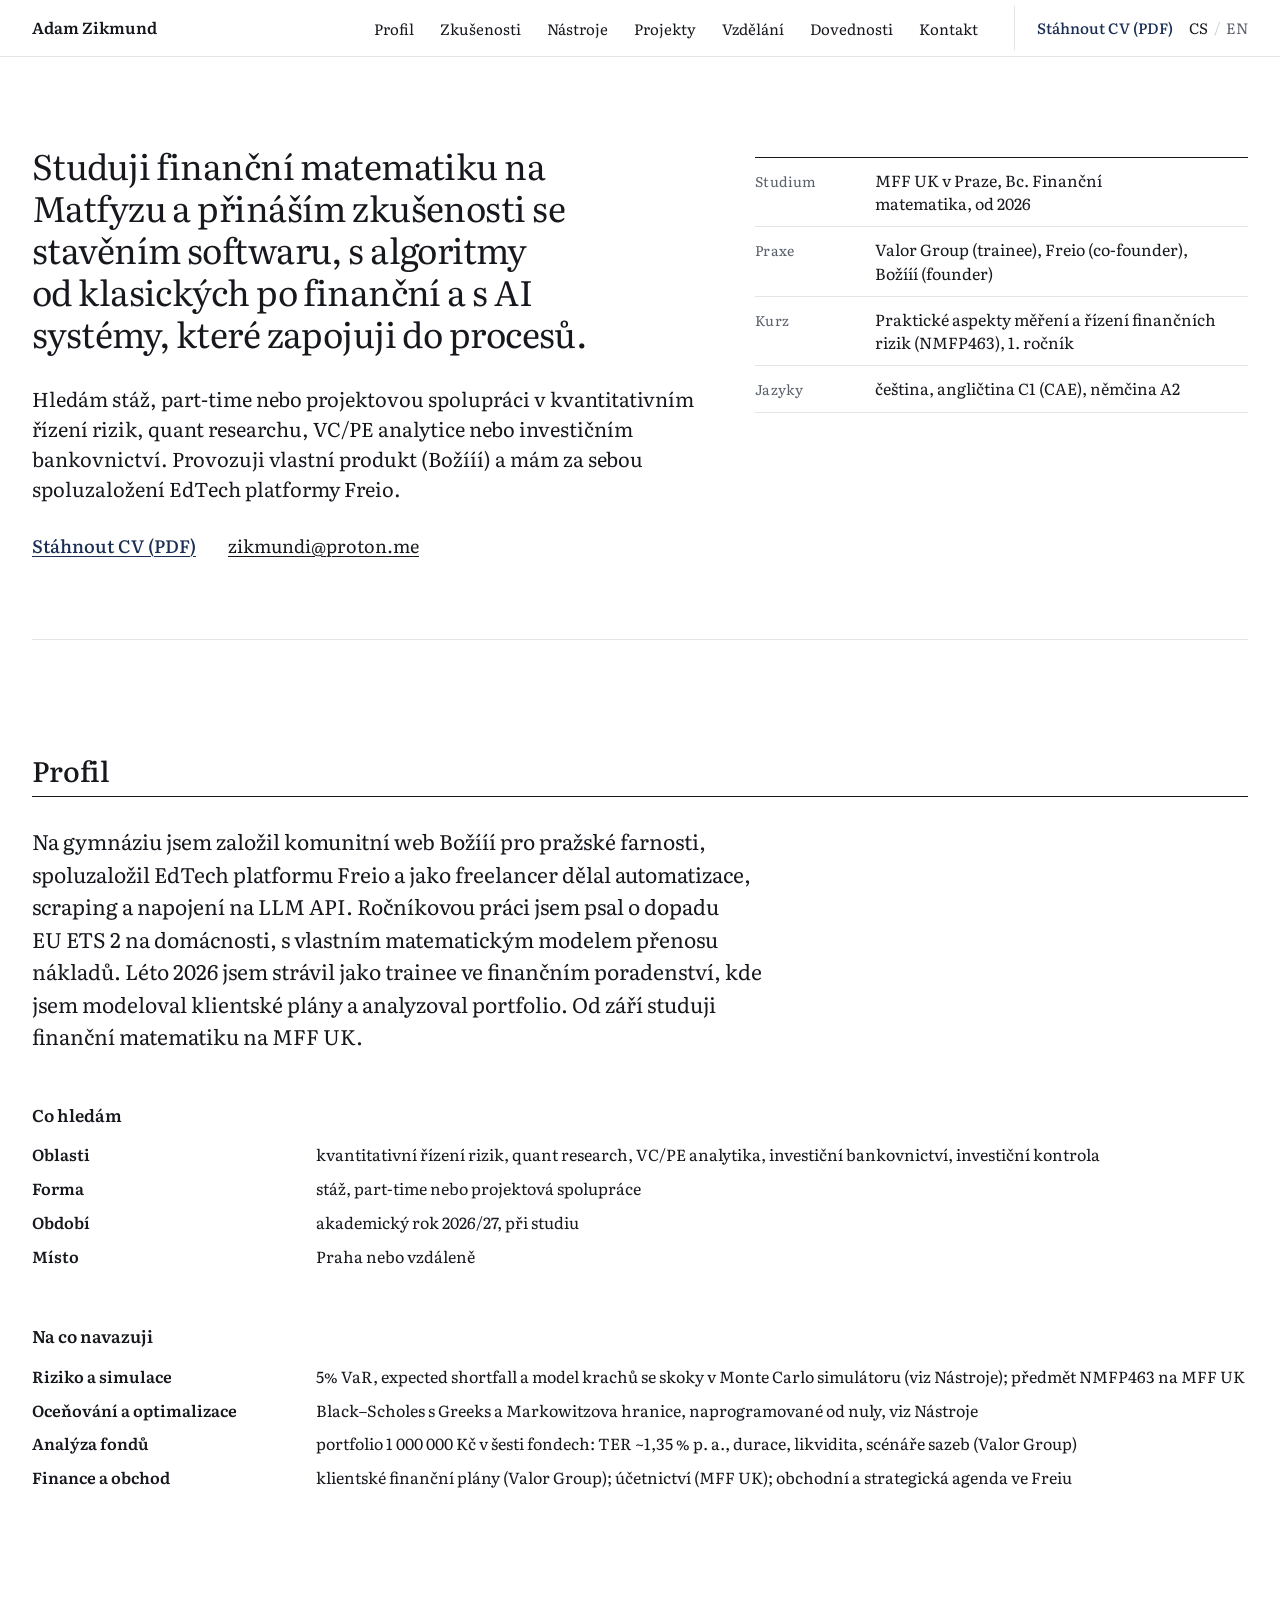
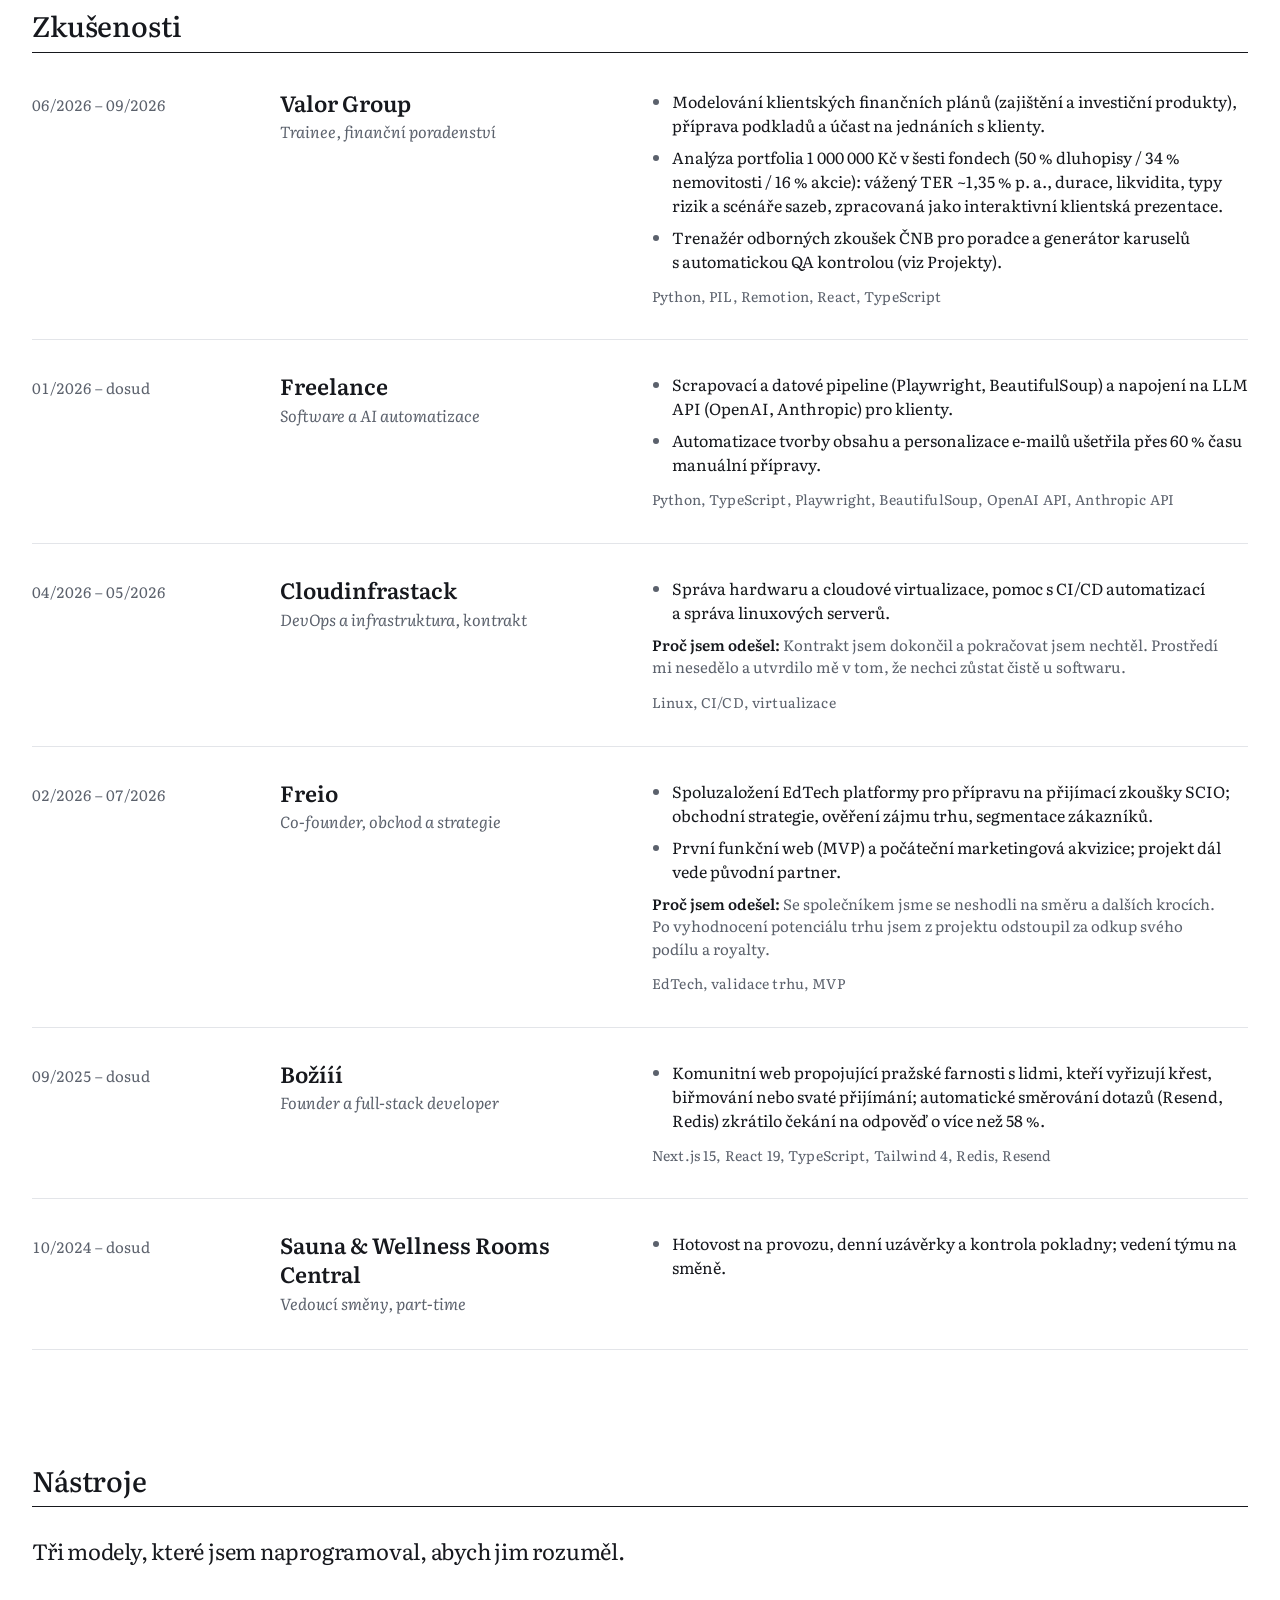
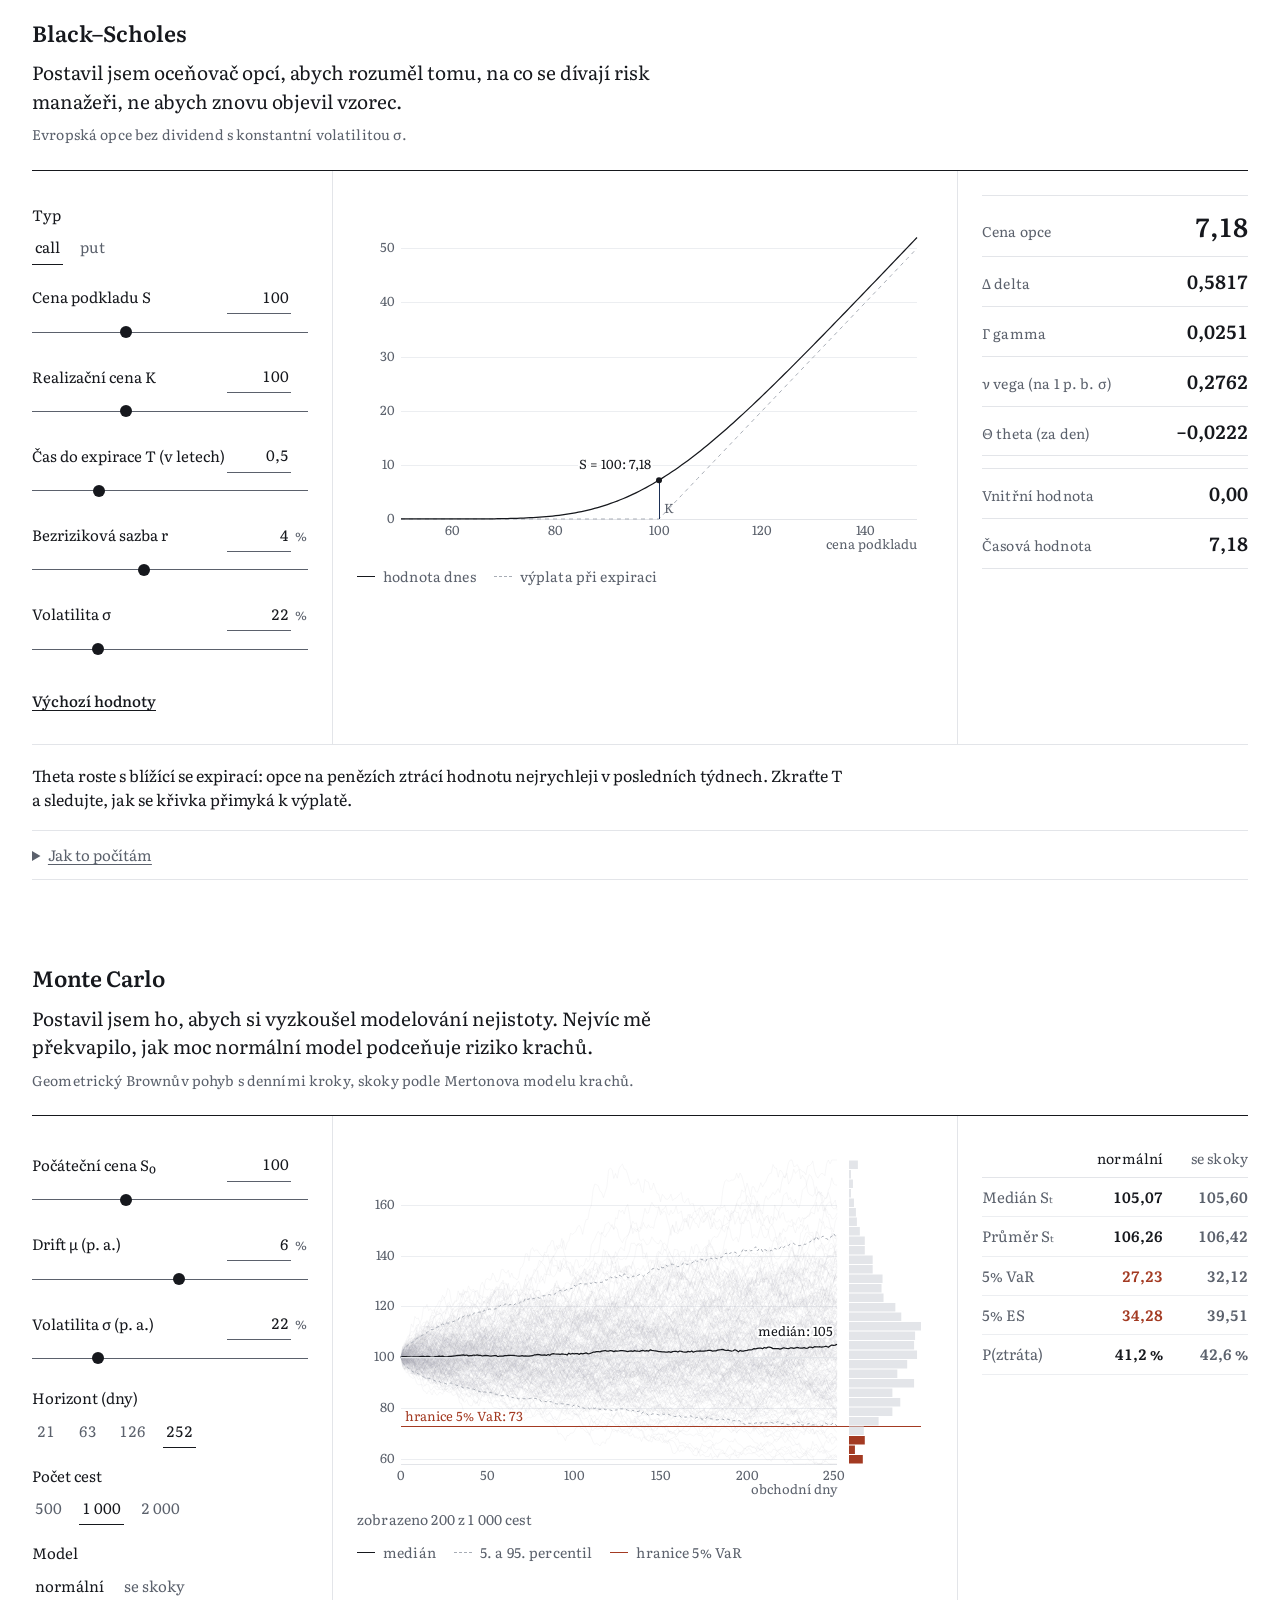
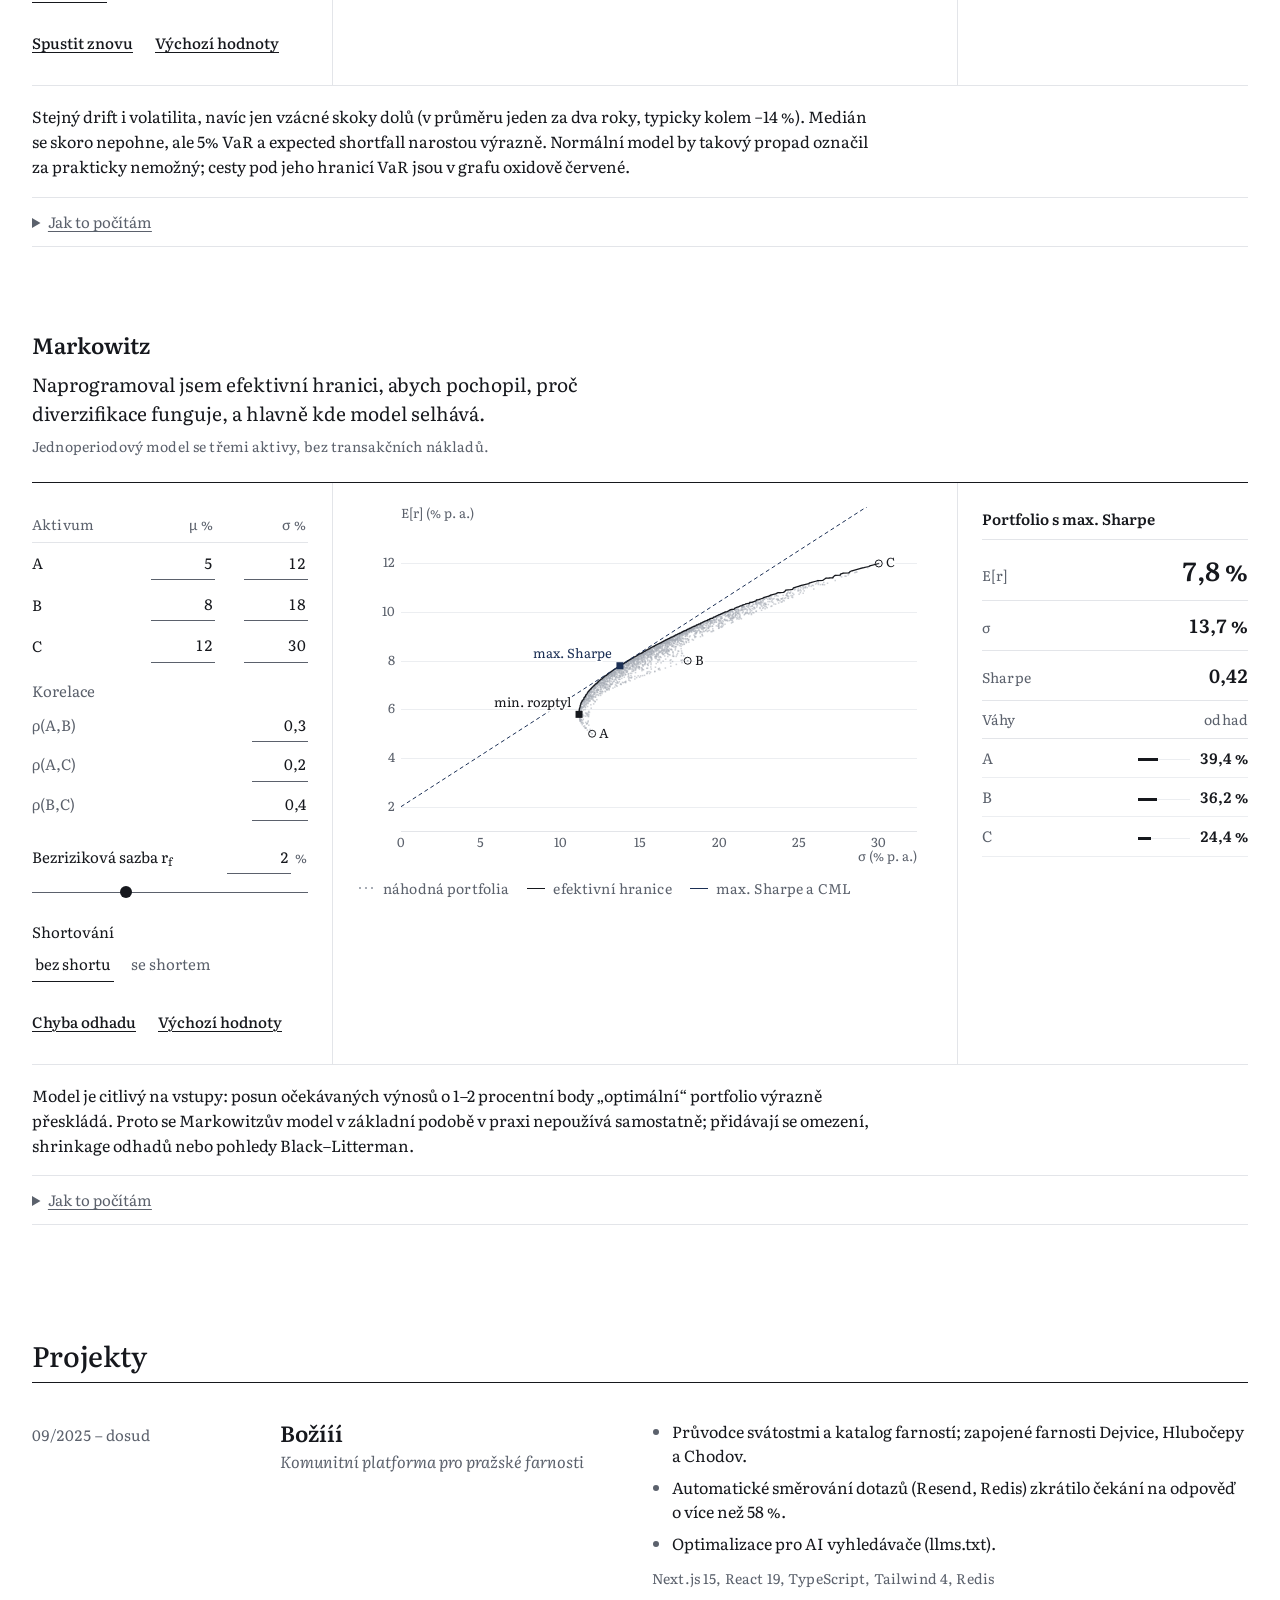
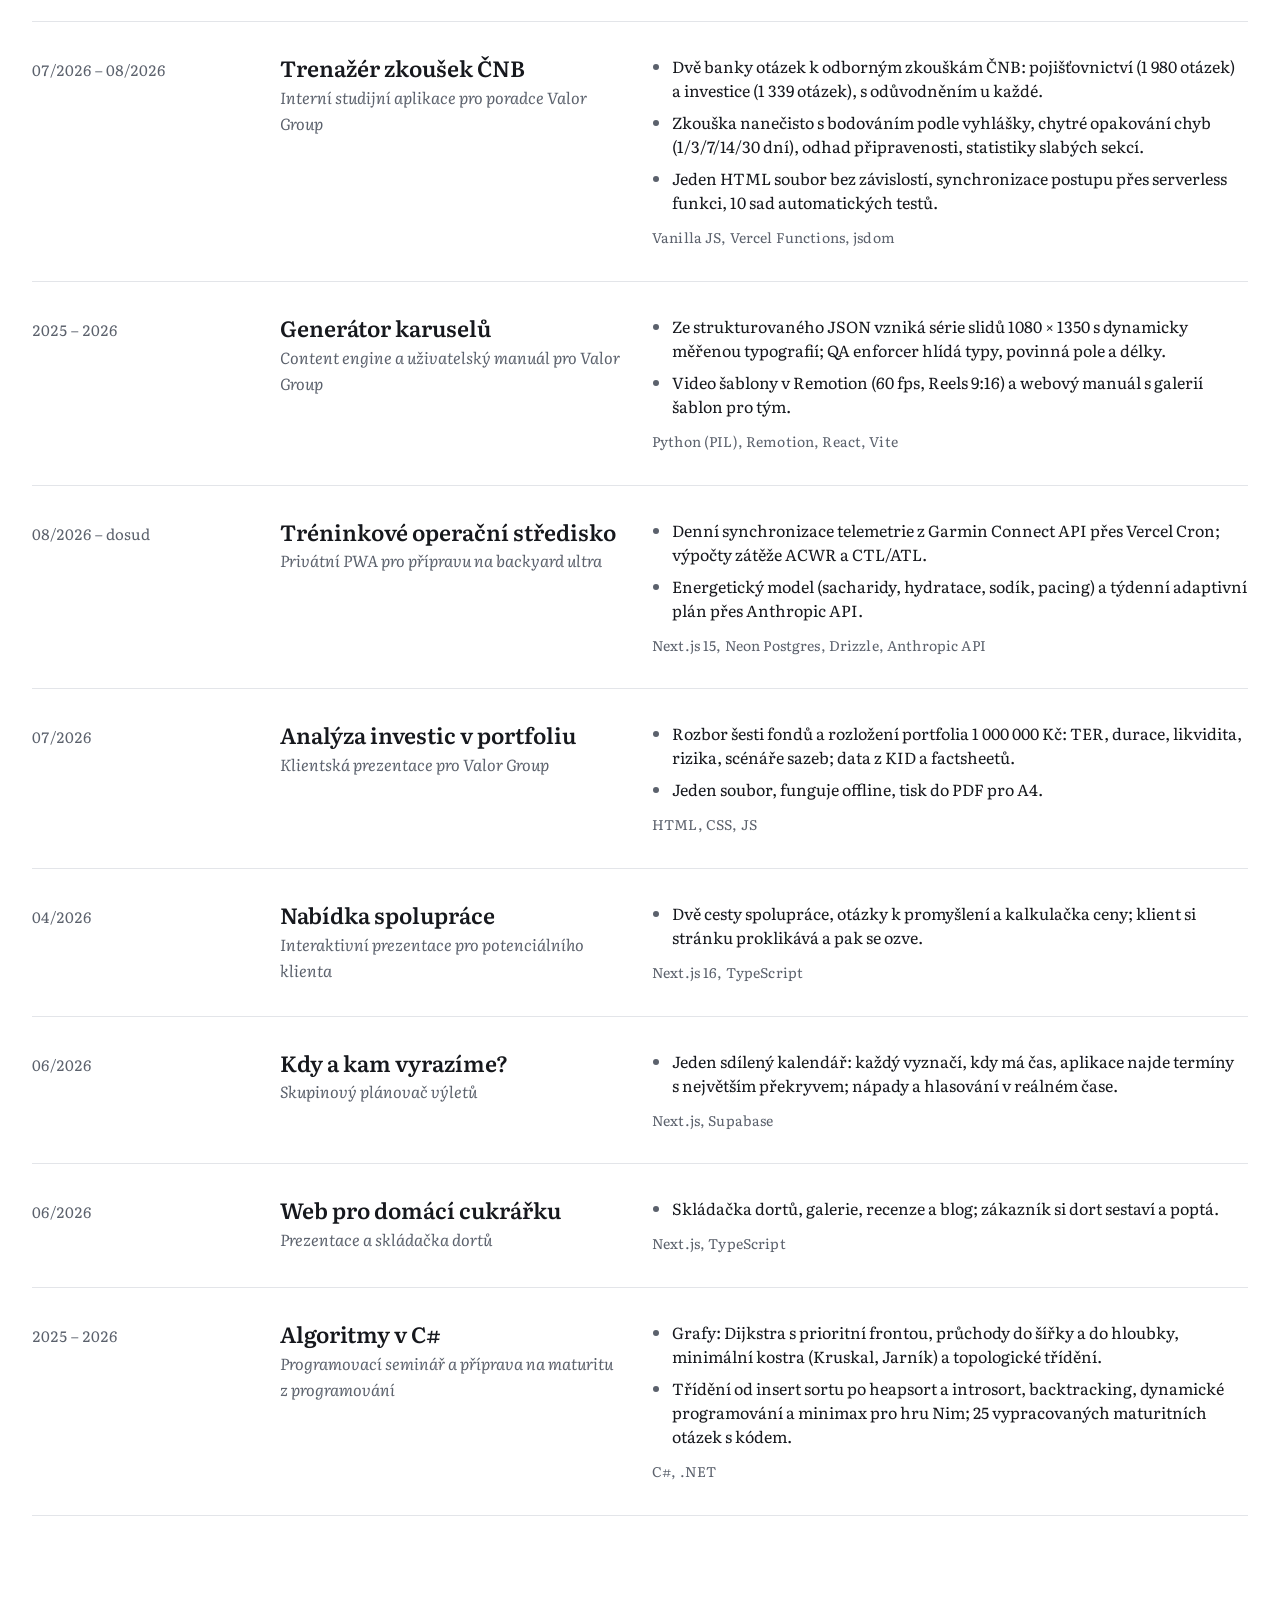
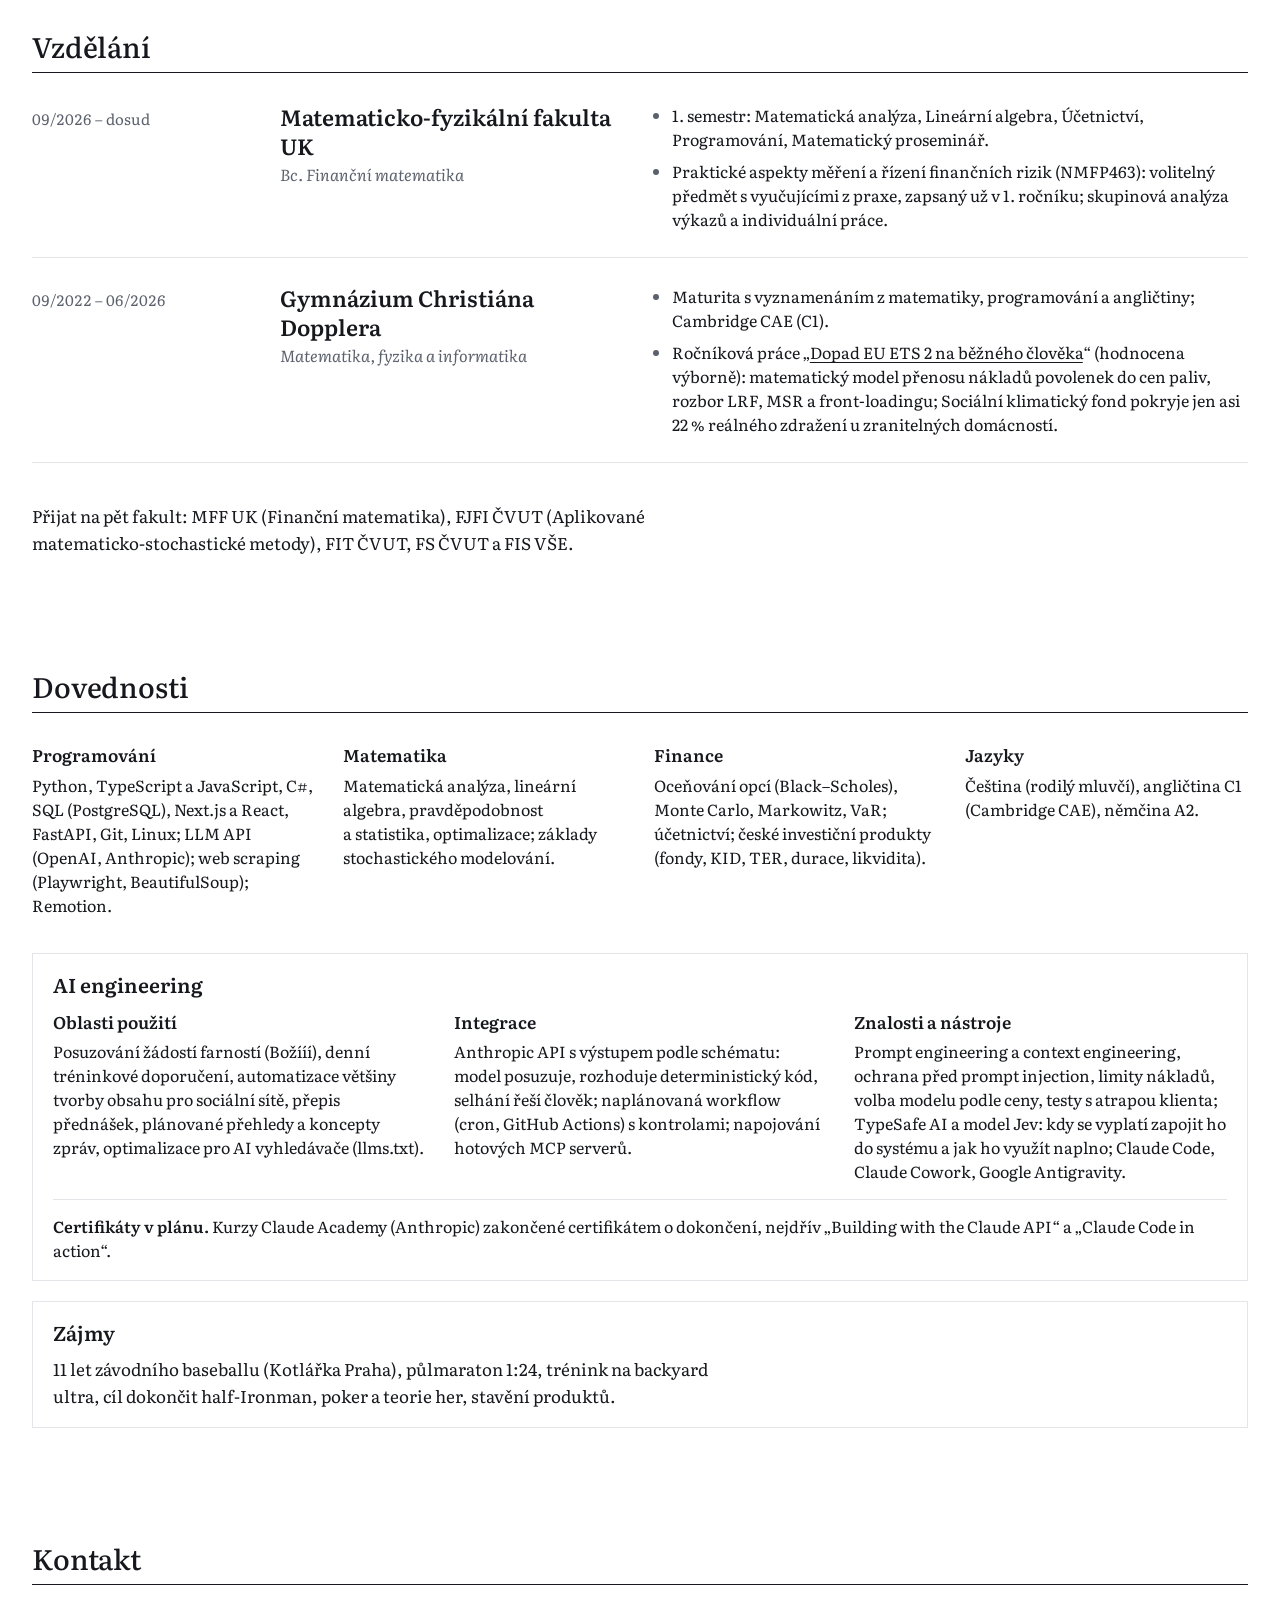
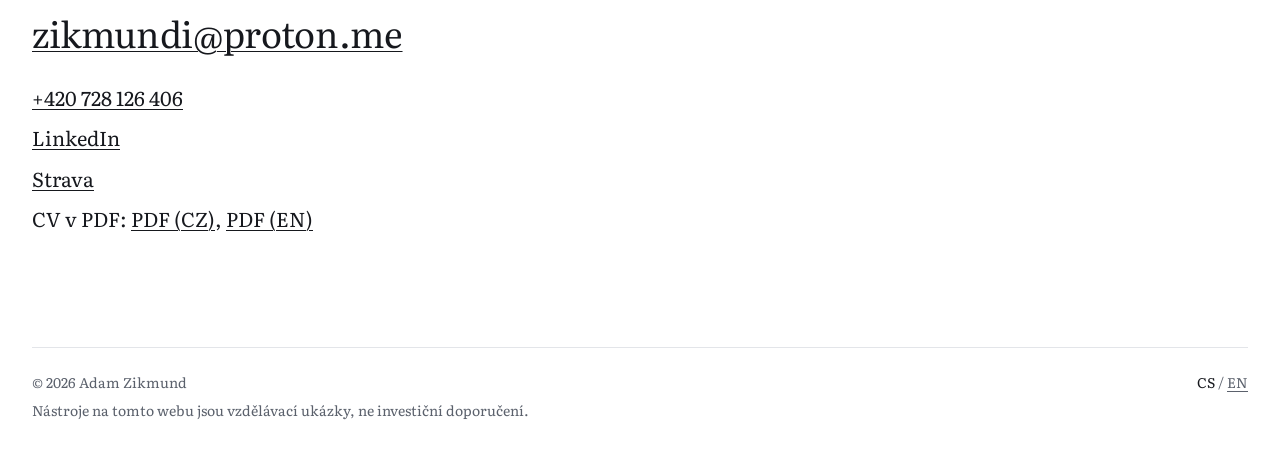
<file: b/index.html>
<!doctype html>
<html lang="cs">
<head>
<meta charset="utf-8">
<meta name="viewport" content="width=device-width, initial-scale=1">
<title>Adam Zikmund – finanční matematika, software a riziko</title>
<meta name="description" content="Student finanční matematiky na MFF UK, předtím co-founder a vývojář produktů v provozu. Hledám stáž nebo part-time v kvantitativním řízení rizik, quant researchu, VC/PE analytice nebo investičním bankovnictví.">
<meta name="author" content="Adam Zikmund">
<meta name="color-scheme" content="light">
<meta name="theme-color" content="#ffffff">
<link rel="canonical" href="https://cv-seven-dusky-63.vercel.app/">
<meta name="robots" content="noindex">
<link rel="alternate" hreflang="cs" href="https://cv-seven-dusky-63.vercel.app/">
<link rel="alternate" hreflang="en" href="https://cv-seven-dusky-63.vercel.app/en/">
<link rel="alternate" hreflang="x-default" href="https://cv-seven-dusky-63.vercel.app/">
<meta property="og:type" content="profile">
<meta property="og:title" content="Adam Zikmund – finanční matematika, software a riziko">
<meta property="og:description" content="Student finanční matematiky na MFF UK, předtím co-founder a vývojář produktů v provozu. Hledám stáž nebo part-time v kvantitativním řízení rizik, quant researchu, VC/PE analytice nebo investičním bankovnictví.">
<meta property="og:url" content="https://cv-seven-dusky-63.vercel.app/">
<meta property="og:locale" content="cs_CZ">
<link rel="icon" href="/assets/favicon.svg" type="image/svg+xml">
<link rel="preconnect" href="https://fonts.googleapis.com">
<link rel="preconnect" href="https://fonts.gstatic.com" crossorigin>
<link rel="stylesheet" href="https://fonts.googleapis.com/css2?family=Literata:ital,opsz,wght@0,7..72,400;0,7..72,500;0,7..72,600;1,7..72,400&display=swap">
<link rel="stylesheet" href="/assets/css/site.css">
<link rel="stylesheet" href="/assets/css/variant-b.css">
<script>document.documentElement.classList.add('js');</script>
<script src="/assets/js/site.js" defer></script>
<script src="/assets/js/quant.js" defer></script>
</head>
<body>
<header class="site-header" id="top">
<a class="skip" href="#main">Přeskočit na obsah</a>
<nav class="nav" aria-label="Hlavní navigace">
  <a class="brand" href="/b/">Adam Zikmund</a>
  <button class="nav-toggle" type="button" aria-expanded="false" aria-controls="nav-menu"><span class="t-open">Obsah</span><span class="t-close">Zavřít</span></button>
  <div class="nav-menu" id="nav-menu">
    <ol class="nav-list">
      <li><a href="#profil" data-spy="profil">Profil</a></li>
      <li><a href="#zkusenosti" data-spy="zkusenosti">Zkušenosti</a></li>
      <li><a href="#nastroje" data-spy="nastroje">Nástroje</a></li>
      <li><a href="#projekty" data-spy="projekty">Projekty</a></li>
      <li><a href="#vzdelani" data-spy="vzdelani">Vzdělání</a></li>
      <li><a href="#dovednosti" data-spy="dovednosti">Dovednosti</a></li>
      <li><a href="#kontakt" data-spy="kontakt">Kontakt</a></li>
    </ol>
    <span class="nav-lang" role="group" aria-label="Jazyk"><span class="is-current">CS</span><span class="sep" aria-hidden="true">/</span><a href="/b/en/" hreflang="en" lang="en">EN</a></span>
  </div>
  <div class="nav-right">
    <a class="nav-cv" href="/cv/Adam-Zikmund-CV-CZ.pdf"><span class="t-long">Stáhnout CV (PDF)</span><span class="t-short">CV (PDF)</span></a>
    <span class="nav-lang" role="group" aria-label="Jazyk"><span class="is-current">CS</span><span class="sep" aria-hidden="true">/</span><a href="/b/en/" hreflang="en" lang="en" title="English version">EN</a></span>
  </div>
</nav>
</header>
<main id="main">
<section class="hero" aria-labelledby="hero-title">
  <div class="hero-text">
    <h1 id="hero-title"><span class="line">Studuji finanční matematiku na Matfyzu a přináším zkušenosti se stavěním softwaru, s algoritmy od klasických po finanční a s AI systémy, které zapojuji do procesů.</span></h1>
    <p class="deck">Hledám stáž, part‑time nebo projektovou spolupráci v kvantitativním řízení rizik, quant researchu, VC/PE analytice nebo investičním bankovnictví. Provozuji vlastní produkt (Božííí) a mám za sebou spoluzaložení EdTech platformy Freio.</p>
    <p class="actions"><a class="cv-link" href="/cv/Adam-Zikmund-CV-CZ.pdf">Stáhnout CV (PDF)</a><a class="email-link" href="mailto:zikmundi@proton.me">zikmundi@proton.me</a></p>
  </div>
  <aside class="sheet" aria-labelledby="sheet-title">
    <h2 id="sheet-title" class="visually-hidden">Základní údaje</h2>
    <dl class="sheet-rows">
      <div class="sheet-row"><dt>Studium</dt><dd>MFF UK v Praze, Bc. Finanční matematika, od 2026</dd></div>
      <div class="sheet-row"><dt>Praxe</dt><dd>Valor Group (trainee), Freio (co‑founder), Božííí (founder)</dd></div>
      <div class="sheet-row"><dt>Kurz</dt><dd>Praktické aspekty měření a řízení finančních rizik (NMFP463), 1. ročník</dd></div>
      <div class="sheet-row"><dt>Jazyky</dt><dd>čeština, angličtina C1 (CAE), němčina A2</dd></div>
    </dl>
  </aside>
</section>
<section id="profil" class="section" aria-labelledby="h-profil">
  <div class="rail"><h2 id="h-profil">Profil</h2></div>
  <div class="content">
    <p class="lead">Na gymnáziu jsem založil komunitní web Božííí pro pražské farnosti, spoluzaložil EdTech platformu Freio a jako freelancer dělal automatizace, scraping a napojení na LLM API. Ročníkovou práci jsem psal o dopadu EU ETS 2 na domácnosti, s vlastním matematickým modelem přenosu nákladů. Léto 2026 jsem strávil jako trainee ve finančním poradenství, kde jsem modeloval klientské plány a analyzoval portfolio. Od září studuji finanční matematiku na MFF UK.</p>
    <div class="kv-block">
      <h3 id="h-seeking">Co hledám</h3>
      <dl class="kv" aria-labelledby="h-seeking">
        <div class="kv-row" data-reveal="kv"><dt>Oblasti</dt><dd>kvantitativní řízení rizik, quant research, VC/PE analytika, investiční bankovnictví, investiční kontrola</dd></div>
        <div class="kv-row" data-reveal="kv"><dt>Forma</dt><dd>stáž, part‑time nebo projektová spolupráce</dd></div>
        <div class="kv-row" data-reveal="kv"><dt>Období</dt><dd>akademický rok 2026/27, při studiu</dd></div>
        <div class="kv-row" data-reveal="kv"><dt>Místo</dt><dd>Praha nebo vzdáleně</dd></div>
      </dl>
    </div>
    <div class="kv-block">
      <h3 id="h-basis">Na co navazuji</h3>
      <dl class="kv" aria-labelledby="h-basis">
        <div class="kv-row" data-reveal="kv"><dt>Riziko a simulace</dt><dd>5% VaR, expected shortfall a model krachů se skoky v Monte Carlo simulátoru (viz Nástroje); předmět NMFP463 na MFF UK</dd></div>
        <div class="kv-row" data-reveal="kv"><dt>Oceňování a optimalizace</dt><dd>Black–Scholes s Greeks a Markowitzova hranice, naprogramované od nuly, viz Nástroje</dd></div>
        <div class="kv-row" data-reveal="kv"><dt>Analýza fondů</dt><dd>portfolio 1 000 000 Kč v šesti fondech: TER ~1,35 % p. a., durace, likvidita, scénáře sazeb (Valor Group)</dd></div>
        <div class="kv-row" data-reveal="kv"><dt>Finance a obchod</dt><dd>klientské finanční plány (Valor Group); účetnictví (MFF UK); obchodní a strategická agenda ve Freiu</dd></div>
      </dl>
    </div>
  </div>
</section>
<section id="zkusenosti" class="section" aria-labelledby="h-zkusenosti">
  <div class="rail"><h2 id="h-zkusenosti">Zkušenosti</h2></div>
  <div class="content">
    <ol class="ledger">
      <li class="row" data-reveal="row">
        <div class="row-date"><span>06/2026 – 09/2026</span></div>
        <div class="row-head"><h3>Valor Group</h3><p class="row-role">Trainee, finanční poradenství</p></div>
        <div class="row-body">
          <ul class="results"><li>Modelování klientských finančních plánů (zajištění a investiční produkty), příprava podkladů a účast na jednáních s klienty.</li><li>Analýza portfolia 1 000 000 Kč v šesti fondech (50 % dluhopisy / 34 % nemovitosti / 16 % akcie): vážený TER ~1,35 % p. a., durace, likvidita, typy rizik a scénáře sazeb, zpracovaná jako interaktivní klientská prezentace.</li><li>Trenažér odborných zkoušek ČNB pro poradce a generátor karuselů s automatickou QA kontrolou (viz Projekty).</li></ul>
          
          <p class="row-stack">Python, PIL, Remotion, React, TypeScript</p>
        </div>
      </li>
      <li class="row" id="freelance" data-reveal="row">
        <div class="row-date"><span>01/2026 – dosud</span></div>
        <div class="row-head"><h3>Freelance</h3><p class="row-role">Software a AI automatizace</p></div>
        <div class="row-body">
          <ul class="results"><li>Scrapovací a datové pipeline (Playwright, BeautifulSoup) a napojení na LLM API (OpenAI, Anthropic) pro klienty.</li><li>Automatizace tvorby obsahu a personalizace e-mailů ušetřila přes 60 % času manuální přípravy.</li></ul>
          
          <p class="row-stack">Python, TypeScript, Playwright, BeautifulSoup, OpenAI API, Anthropic API</p>
        </div>
      </li>
      <li class="row" data-reveal="row">
        <div class="row-date"><span>04/2026 – 05/2026</span></div>
        <div class="row-head"><h3>Cloudinfrastack</h3><p class="row-role">DevOps a infrastruktura, kontrakt</p></div>
        <div class="row-body">
          <ul class="results"><li>Správa hardwaru a cloudové virtualizace, pomoc s CI/CD automatizací a správa linuxových serverů.</li></ul>
          <p class="row-exit"><span class="row-exit-k">Proč jsem odešel:</span> Kontrakt jsem dokončil a pokračovat jsem nechtěl. Prostředí mi nesedělo a utvrdilo mě v tom, že nechci zůstat čistě u softwaru.</p>
          <p class="row-stack">Linux, CI/CD, virtualizace</p>
        </div>
      </li>
      <li class="row" id="freio" data-reveal="row">
        <div class="row-date"><span>02/2026 – 07/2026</span></div>
        <div class="row-head"><h3><a href="https://freio.cz" target="_blank" rel="noopener">Freio</a></h3><p class="row-role">Co‑founder, obchod a strategie</p></div>
        <div class="row-body">
          <ul class="results"><li>Spoluzaložení EdTech platformy pro přípravu na přijímací zkoušky SCIO; obchodní strategie, ověření zájmu trhu, segmentace zákazníků.</li><li>První funkční web (MVP) a počáteční marketingová akvizice; projekt dál vede původní partner.</li></ul>
          <p class="row-exit"><span class="row-exit-k">Proč jsem odešel:</span> Se společníkem jsme se neshodli na směru a dalších krocích. Po vyhodnocení potenciálu trhu jsem z projektu odstoupil za odkup svého podílu a royalty.</p>
          <p class="row-stack">EdTech, validace trhu, MVP</p>
        </div>
      </li>
      <li class="row" data-reveal="row">
        <div class="row-date"><span>09/2025 – dosud</span></div>
        <div class="row-head"><h3><a href="https://boziii.com" target="_blank" rel="noopener">Božííí</a></h3><p class="row-role">Founder a full-stack developer</p></div>
        <div class="row-body">
          <ul class="results"><li>Komunitní web propojující pražské farnosti s lidmi, kteří vyřizují křest, biřmování nebo svaté přijímání; automatické směrování dotazů (Resend, Redis) zkrátilo čekání na odpověď o více než 58 %.</li></ul>
          
          <p class="row-stack">Next.js 15, React 19, TypeScript, Tailwind 4, Redis, Resend</p>
        </div>
      </li>
      <li class="row" data-reveal="row">
        <div class="row-date"><span>10/2024 – dosud</span></div>
        <div class="row-head"><h3>Sauna &amp; Wellness Rooms Central</h3><p class="row-role">Vedoucí směny, part‑time</p></div>
        <div class="row-body">
          <ul class="results"><li>Hotovost na provozu, denní uzávěrky a kontrola pokladny; vedení týmu na směně.</li></ul>
          
          
        </div>
      </li>
    </ol>
  </div>
</section>
<section id="nastroje" class="section section-tools" aria-labelledby="h-nastroje">
  <div class="rail"><h2 id="h-nastroje">Nástroje</h2></div>
  <div class="content">
    <p class="section-heading" data-split>Tři modely, které jsem naprogramoval, abych jim rozuměl.</p>
    <div class="tools">
      <article class="tool" id="tool-bs" data-tool="bs" data-reveal="panel">
        <h2 class="tool-title">Black–Scholes</h2>
        <p class="tool-quote">Postavil jsem oceňovač opcí, abych rozuměl tomu, na co se dívají risk manažeři, ne abych znovu objevil vzorec.</p>
        <p class="tool-spec">Evropská opce bez dividend s konstantní volatilitou σ.</p>
        <div class="panel">
          <div class="panel-body">
            <form class="controls" aria-label="Vstupy: Black–Scholes" onsubmit="return false">
              <fieldset class="toggle" data-role="seg" data-name="type" data-default="call"><legend>Typ</legend><div class="toggle-options"><button type="button" data-value="call" aria-pressed="true">call</button><button type="button" data-value="put" aria-pressed="false">put</button></div></fieldset>
              <div class="ctl">
          <label class="ctl-label" id="bs-S-label" for="bs-S">Cena podkladu S</label>
          <span class="ctl-value"><input id="bs-S" type="text" inputmode="decimal" autocomplete="off" spellcheck="false" data-num name="S" min="50" max="200" step="1" value="100"><span class="unit" aria-hidden="true"></span></span>
          <input type="range" class="ctl-range" aria-labelledby="bs-S-label" data-sync="S" min="50" max="200" step="1" value="100" tabindex="-1">
        </div>
              <div class="ctl">
          <label class="ctl-label" id="bs-K-label" for="bs-K">Realizační cena K</label>
          <span class="ctl-value"><input id="bs-K" type="text" inputmode="decimal" autocomplete="off" spellcheck="false" data-num name="K" min="50" max="200" step="1" value="100"><span class="unit" aria-hidden="true"></span></span>
          <input type="range" class="ctl-range" aria-labelledby="bs-K-label" data-sync="K" min="50" max="200" step="1" value="100" tabindex="-1">
        </div>
              <div class="ctl">
          <label class="ctl-label" id="bs-T-label" for="bs-T">Čas do expirace T (v letech)</label>
          <span class="ctl-value"><input id="bs-T" type="text" inputmode="decimal" autocomplete="off" spellcheck="false" data-num name="T" min="0.05" max="2" step="0.05" value="0,5" data-decimals="2"><span class="unit" aria-hidden="true"></span></span>
          <input type="range" class="ctl-range" aria-labelledby="bs-T-label" data-sync="T" min="0.05" max="2" step="0.05" value="0.5" tabindex="-1">
        </div>
              <div class="ctl">
          <label class="ctl-label" id="bs-r-label" for="bs-r">Bezriziková sazba r</label>
          <span class="ctl-value"><input id="bs-r" type="text" inputmode="decimal" autocomplete="off" spellcheck="false" data-num name="r" min="0" max="10" step="0.25" value="4" data-decimals="2"><span class="unit">%</span></span>
          <input type="range" class="ctl-range" aria-labelledby="bs-r-label" data-sync="r" min="0" max="10" step="0.25" value="4" tabindex="-1">
        </div>
              <div class="ctl">
          <label class="ctl-label" id="bs-sigma-label" for="bs-sigma">Volatilita σ</label>
          <span class="ctl-value"><input id="bs-sigma" type="text" inputmode="decimal" autocomplete="off" spellcheck="false" data-num name="sigma" min="5" max="80" step="1" value="22" data-decimals="1"><span class="unit">%</span></span>
          <input type="range" class="ctl-range" aria-labelledby="bs-sigma-label" data-sync="sigma" min="5" max="80" step="1" value="22" tabindex="-1">
        </div>
              <div class="btn-row"><button type="button" class="text-btn" data-role="reset">Výchozí hodnoty</button></div>
            </form>
            <div class="chart">
              <canvas data-role="chart" role="img" aria-label="Graf hodnoty opce v závislosti na ceně podkladu s vyznačenou výplatou při expiraci a aktuální cenou"></canvas>
              <ul class="legend"><li><i class="sw sw-ink"></i>hodnota dnes</li><li><i class="sw sw-dash"></i>výplata při expiraci</li></ul>
              <noscript><p class="chart-noscript">Nástroje potřebují zapnutý JavaScript.</p></noscript>
            </div>
            <div class="readouts">
              <dl class="ro-list">
                <div class="ro ro-main"><dt>Cena opce</dt><dd data-out="price">–</dd></div>
                <div class="ro"><dt>Δ delta</dt><dd data-out="delta">–</dd></div>
                <div class="ro"><dt>Γ gamma</dt><dd data-out="gamma">–</dd></div>
                <div class="ro"><dt>ν vega (na 1 p. b. σ)</dt><dd data-out="vega">–</dd></div>
                <div class="ro ro-theta"><dt>Θ theta (za den)</dt><dd data-out="theta">–</dd></div>
                <div class="ro ro-sep"><dt>Vnitřní hodnota</dt><dd data-out="intrinsic">–</dd></div>
                <div class="ro"><dt>Časová hodnota</dt><dd data-out="timeValue">–</dd></div>
              </dl>
            </div>
          </div>
          <p class="visually-hidden" aria-live="polite" data-role="live"></p>
          <p class="insight">Theta roste s blížící se expirací: opce na penězích ztrácí hodnotu nejrychleji v posledních týdnech. Zkraťte T a sledujte, jak se křivka přimyká k výplatě.</p>
          <details class="method"><summary>Jak to počítám</summary><ul><li>C = S·N(d₁) − K·e^(−rT)·N(d₂); P = K·e^(−rT)·N(−d₂) − S·N(−d₁)</li><li>d₁ = [ln(S/K) + (r + σ²/2)·T] / (σ·√T); d₂ = d₁ − σ·√T</li><li>N(x) počítám přes erf (Abramowitz–Stegun 7.1.26, chyba pod 1,5·10⁻⁷).</li><li>Δ = N(d₁) pro call, N(d₁) − 1 pro put; Γ = φ(d₁)/(S·σ·√T); ν = S·φ(d₁)·√T / 100 (na 1 p. b. σ); Θ za den = Θ za rok / 365.</li><li>Předpoklady: evropské uplatnění, bez dividend, konstantní σ a r, spojité úročení.</li></ul></details>
        </div>
      </article>
      <article class="tool" id="tool-mc" data-tool="mc" data-reveal="panel">
        <h2 class="tool-title">Monte Carlo</h2>
        <p class="tool-quote">Postavil jsem ho, abych si vyzkoušel modelování nejistoty. Nejvíc mě překvapilo, jak moc normální model podceňuje riziko krachů.</p>
        <p class="tool-spec">Geometrický Brownův pohyb s denními kroky, skoky podle Mertonova modelu krachů.</p>
        <div class="panel">
          <div class="panel-body">
            <form class="controls" aria-label="Vstupy: Monte Carlo" onsubmit="return false">
              <div class="ctl">
          <label class="ctl-label" id="mc-S0-label" for="mc-S0">Počáteční cena S₀</label>
          <span class="ctl-value"><input id="mc-S0" type="text" inputmode="decimal" autocomplete="off" spellcheck="false" data-num name="S0" min="50" max="200" step="1" value="100"><span class="unit" aria-hidden="true"></span></span>
          <input type="range" class="ctl-range" aria-labelledby="mc-S0-label" data-sync="S0" min="50" max="200" step="1" value="100" tabindex="-1">
        </div>
              <div class="ctl">
          <label class="ctl-label" id="mc-mu-label" for="mc-mu">Drift μ (p. a.)</label>
          <span class="ctl-value"><input id="mc-mu" type="text" autocomplete="off" spellcheck="false" data-num name="mu" min="-10" max="20" step="0.5" value="6" data-decimals="1"><span class="unit">%</span></span>
          <input type="range" class="ctl-range" aria-labelledby="mc-mu-label" data-sync="mu" min="-10" max="20" step="0.5" value="6" tabindex="-1">
        </div>
              <div class="ctl">
          <label class="ctl-label" id="mc-sigma-label" for="mc-sigma">Volatilita σ (p. a.)</label>
          <span class="ctl-value"><input id="mc-sigma" type="text" inputmode="decimal" autocomplete="off" spellcheck="false" data-num name="sigma" min="5" max="80" step="1" value="22" data-decimals="1"><span class="unit">%</span></span>
          <input type="range" class="ctl-range" aria-labelledby="mc-sigma-label" data-sync="sigma" min="5" max="80" step="1" value="22" tabindex="-1">
        </div>
              <fieldset class="toggle" data-role="seg" data-name="horizon" data-default="252"><legend>Horizont (dny)</legend><div class="toggle-options"><button type="button" data-value="21" aria-pressed="false">21</button><button type="button" data-value="63" aria-pressed="false">63</button><button type="button" data-value="126" aria-pressed="false">126</button><button type="button" data-value="252" aria-pressed="true">252</button></div></fieldset>
              <fieldset class="toggle" data-role="seg" data-name="paths" data-default="1000"><legend>Počet cest</legend><div class="toggle-options"><button type="button" data-value="500" aria-pressed="false">500</button><button type="button" data-value="1000" aria-pressed="true">1 000</button><button type="button" data-value="2000" aria-pressed="false">2 000</button></div></fieldset>
              <fieldset class="toggle" data-role="seg" data-name="dist" data-default="normal"><legend>Model</legend><div class="toggle-options"><button type="button" data-value="normal" aria-pressed="true">normální</button><button type="button" data-value="jump" aria-pressed="false">se skoky</button></div></fieldset>
              <div class="btn-row"><button type="button" class="text-btn" data-role="reseed">Spustit znovu</button><button type="button" class="text-btn" data-role="reset">Výchozí hodnoty</button></div>
            </form>
            <div class="chart">
              <canvas data-role="chart" role="img" aria-label="Graf simulovaných cest ceny s mediánem, percentily a hranicí 5% VaR; vpravo histogram koncových hodnot"></canvas>
              <p class="chart-note" data-out="shown"></p>
              <ul class="legend"><li><i class="sw sw-ink"></i>medián</li><li><i class="sw sw-dash"></i>5. a 95. percentil</li><li><i class="sw sw-oxide"></i>hranice 5% VaR</li><li data-role="legend-normal" hidden><i class="sw sw-oxide-dash"></i>hranice VaR normálního modelu</li></ul>
              <noscript><p class="chart-noscript">Nástroje potřebují zapnutý JavaScript.</p></noscript>
            </div>
            <div class="readouts">
              <table class="ro-table">
                <thead><tr><th scope="col"><span class="visually-hidden">Výstupy</span></th><th scope="col" data-col="normal">normální</th><th scope="col" data-col="jump">se skoky</th></tr></thead>
                <tbody>
                  <tr><th scope="row">Medián Sₜ</th><td data-out="median-n">–</td><td data-out="median-t">–</td></tr>
                  <tr><th scope="row">Průměr Sₜ</th><td data-out="mean-n">–</td><td data-out="mean-t">–</td></tr>
                  <tr class="is-oxide"><th scope="row">5% VaR</th><td data-out="var-n">–</td><td data-out="var-t">–</td></tr>
                  <tr class="is-oxide"><th scope="row">5% ES</th><td data-out="es-n">–</td><td data-out="es-t">–</td></tr>
                  <tr><th scope="row">P(ztráta)</th><td data-out="ploss-n">–</td><td data-out="ploss-t">–</td></tr>
                  <tr class="row-delta" data-role="var-delta" hidden><th scope="row">VaR vs. normální</th><td></td><td data-out="varDelta">–</td></tr>
                  <tr class="row-delta" data-role="var-delta" hidden><th scope="row">ES vs. normální</th><td></td><td data-out="esDelta">–</td></tr>
                </tbody>
              </table>
            </div>
          </div>
          <p class="visually-hidden" aria-live="polite" data-role="live"></p>
          <p class="insight">Stejný drift i volatilita, navíc jen vzácné skoky dolů (v průměru jeden za dva roky, typicky kolem −14 %). Medián se skoro nepohne, ale 5% VaR a expected shortfall narostou výrazně. Normální model by takový propad označil za prakticky nemožný; cesty pod jeho hranicí VaR jsou v grafu oxidově červené.</p>
          <details class="method"><summary>Jak to počítám</summary><ul><li>Sₜ₊Δₜ = Sₜ · exp[(μ − σ²/2)·Δt + σ·√Δt · z], Δt = 1/252 (denní krok), z ~ N(0; 1) přes Box–Muller.</li><li>Model se skoky (Merton 1976): s pravděpodobností λ·Δt za den přijde skok exp(J), J ~ N(−0,15; 0,10²), λ = 0,5 za rok; drift je o λ·κ·Δt kompenzován (κ = e^(μ<sub>J</sub> + σ<sub>J</sub>²/2) − 1), aby očekávaná cena zůstala stejná.</li><li>5% VaR = S₀ − 5. percentil koncových hodnot; 5% ES = S₀ − průměr nejhorších 5 % koncových hodnot; P(ztráta) = podíl cest s Sₜ &lt; S₀.</li><li>Oba modely se počítají vždy, ze stejného semínka, aby šly sloupce porovnat; graf ukazuje zvolený model.</li><li>Poznámka: Studentovo t na denních krocích se za delší horizont zprůměruje (CLT) a koncové rozdělení se blíží normálnímu; proto krachy modeluji skoky.</li></ul></details>
        </div>
      </article>
      <article class="tool" id="tool-mk" data-tool="mk" data-reveal="panel">
        <h2 class="tool-title">Markowitz</h2>
        <p class="tool-quote">Naprogramoval jsem efektivní hranici, abych pochopil, proč diverzifikace funguje, a hlavně kde model selhává.</p>
        <p class="tool-spec">Jednoperiodový model se třemi aktivy, bez transakčních nákladů.</p>
        <div class="panel">
          <div class="panel-body">
            <form class="controls" aria-label="Vstupy: Markowitz" onsubmit="return false">
              <table class="assets"><caption class="visually-hidden">Aktiva</caption>
                <thead><tr><th scope="col">Aktivum</th><th scope="col">μ %</th><th scope="col">σ %</th></tr></thead>
                <tbody>
                  <tr><th scope="row">A</th><td><input type="text" inputmode="decimal" autocomplete="off" spellcheck="false" data-num name="mu1" min="0" max="20" step="0.5" value="5" data-decimals="1" aria-label="Aktivum A: μ (%)"></td><td><input type="text" inputmode="decimal" autocomplete="off" spellcheck="false" data-num name="sg1" min="5" max="60" step="1" value="12" data-decimals="0" aria-label="Aktivum A: σ (%)"></td></tr>
                  <tr><th scope="row">B</th><td><input type="text" inputmode="decimal" autocomplete="off" spellcheck="false" data-num name="mu2" min="0" max="20" step="0.5" value="8" data-decimals="1" aria-label="Aktivum B: μ (%)"></td><td><input type="text" inputmode="decimal" autocomplete="off" spellcheck="false" data-num name="sg2" min="5" max="60" step="1" value="18" data-decimals="0" aria-label="Aktivum B: σ (%)"></td></tr>
                  <tr><th scope="row">C</th><td><input type="text" inputmode="decimal" autocomplete="off" spellcheck="false" data-num name="mu3" min="0" max="20" step="0.5" value="12" data-decimals="1" aria-label="Aktivum C: μ (%)"></td><td><input type="text" inputmode="decimal" autocomplete="off" spellcheck="false" data-num name="sg3" min="5" max="60" step="1" value="30" data-decimals="0" aria-label="Aktivum C: σ (%)"></td></tr>
                </tbody>
              </table>
              <div class="corr" role="group" aria-label="Korelace"><span class="ctl-label">Korelace</span>
                <label>ρ(A,B) <input type="text" autocomplete="off" spellcheck="false" data-num name="r12" min="-0.9" max="0.95" step="0.05" value="0,3" data-decimals="2"></label>
                <label>ρ(A,C) <input type="text" autocomplete="off" spellcheck="false" data-num name="r13" min="-0.9" max="0.95" step="0.05" value="0,2" data-decimals="2"></label>
                <label>ρ(B,C) <input type="text" autocomplete="off" spellcheck="false" data-num name="r23" min="-0.9" max="0.95" step="0.05" value="0,4" data-decimals="2"></label>
              </div>
              <div class="ctl">
          <label class="ctl-label" id="mk-rf-label" for="mk-rf">Bezriziková sazba r<sub>f</sub></label>
          <span class="ctl-value"><input id="mk-rf" type="text" inputmode="decimal" autocomplete="off" spellcheck="false" data-num name="rf" min="0" max="6" step="0.25" value="2" data-decimals="2"><span class="unit">%</span></span>
          <input type="range" class="ctl-range" aria-labelledby="mk-rf-label" data-sync="rf" min="0" max="6" step="0.25" value="2" tabindex="-1">
        </div>
              <fieldset class="toggle" data-role="seg" data-name="short" data-default="none"><legend>Shortování</legend><div class="toggle-options"><button type="button" data-value="none" aria-pressed="true">bez shortu</button><button type="button" data-value="short" aria-pressed="false">se shortem</button></div></fieldset>
              <div class="btn-row"><button type="button" class="text-btn btn-error" data-role="error" aria-pressed="false">Chyba odhadu</button><button type="button" class="text-btn" data-role="reset">Výchozí hodnoty</button></div>
            </form>
            <div class="chart">
              <canvas data-role="chart" role="img" aria-label="Bodový graf portfolií v rovině riziko a výnos s efektivní hranicí, portfoliem s minimálním rozptylem a portfoliem s nejvyšším Sharpeho poměrem"></canvas>
              <p class="chart-note" data-role="error-caption" hidden>Takto citlivá je hranice na odhad vstupů.</p>
              <p class="chart-note is-warn" data-role="psd-note" hidden></p>
              <p class="chart-note is-warn" data-role="no-tangency" hidden>Žádné portfolio nepřekoná bezrizikovou sazbu, tečné portfolio proto neexistuje.</p>
              <ul class="legend"><li><i class="sw sw-cloud"></i>náhodná portfolia</li><li><i class="sw sw-ink"></i>efektivní hranice</li><li><i class="sw sw-navy"></i>max. Sharpe a CML</li><li class="legend-ghost" hidden><i class="sw sw-oxide"></i>hranice při chybě odhadu</li></ul>
              <noscript><p class="chart-noscript">Nástroje potřebují zapnutý JavaScript.</p></noscript>
            </div>
            <div class="readouts">
              <p class="ro-title">Portfolio s max. Sharpe</p>
              <dl class="ro-list">
                <div class="ro ro-main"><dt>E[r]</dt><dd data-out="ret">–</dd></div>
                <div class="ro"><dt>σ</dt><dd data-out="risk">–</dd></div>
                <div class="ro"><dt>Sharpe</dt><dd data-out="sharpe">–</dd></div>
              </dl>
              <table class="weights">
                <thead><tr><th scope="col">Váhy</th><th scope="col">odhad</th><th scope="col" class="col-err" hidden>± chyba</th></tr></thead>
                <tbody>
                  <tr><th scope="row">A</th><td><span class="wbar" aria-hidden="true"><i data-bar="0"></i></span><span data-out="w1">–</span></td><td class="col-err" hidden data-out="e1">–</td></tr>
                  <tr><th scope="row">B</th><td><span class="wbar" aria-hidden="true"><i data-bar="1"></i></span><span data-out="w2">–</span></td><td class="col-err" hidden data-out="e2">–</td></tr>
                  <tr><th scope="row">C</th><td><span class="wbar" aria-hidden="true"><i data-bar="2"></i></span><span data-out="w3">–</span></td><td class="col-err" hidden data-out="e3">–</td></tr>
                </tbody>
              </table>
            </div>
          </div>
          <p class="visually-hidden" aria-live="polite" data-role="live"></p>
          <p class="insight">Model je citlivý na vstupy: posun očekávaných výnosů o 1–2 procentní body „optimální“ portfolio výrazně přeskládá. Proto se Markowitzův model v základní podobě v praxi nepoužívá samostatně; přidávají se omezení, shrinkage odhadů nebo pohledy Black–Litterman.</p>
          <details class="method"><summary>Jak to počítám</summary><ul><li>E[r<sub>p</sub>] = Σ w<sub>i</sub>·μ<sub>i</sub>; σ<sub>p</sub>² = Σ<sub>i</sub> Σ<sub>j</sub> w<sub>i</sub>·w<sub>j</sub>·ρ<sub>ij</sub>·σ<sub>i</sub>·σ<sub>j</sub>; Sharpe = (E[r<sub>p</sub>] − r<sub>f</sub>) / σ<sub>p</sub>; Σ w<sub>i</sub> = 1, bez shortu w<sub>i</sub> ≥ 0.</li><li>Hranice = horní obálka 3 000 náhodných portfolií (bez shortu váhy z normalizovaných |N(0,1)|, se shortem z N(0,1) omezené na [−1; 2]) doplněná o dvojice aktiv.</li><li>Chyba odhadu: 20 scénářů s μ<sub>i</sub> ± 1,5 p. b. a σ<sub>i</sub> ± 10 % (pevné semínko); vykreslí se jejich hranice a jako ± se uvádí polovina rozpětí vah max-Sharpe portfolia.</li><li>Tři zadané korelace musí tvořit pozitivně definitní matici; vyžaduji, aby její nejmenší vlastní číslo bylo aspoň 0,05. Pokud ne, zmenšuji všechny tři korelace stejným koeficientem, dokud podmínka neplatí, a upozorním na to pod grafem.</li><li>Předpoklady: jedno období, bez transakčních nákladů; vstupy jsou samy odhadem.</li></ul></details>
        </div>
      </article>
    </div>
    <script type="application/json" id="quant-ui">{"bs":{"type":"Typ","call":"call","put":"put","S":"Cena podkladu S","K":"Realizační cena K","T":"Čas do expirace T (v letech)","r":"Bezriziková sazba r","sigma":"Volatilita σ","unitYears":"","unitPct":"%","price":"Cena opce","delta":"Δ delta","gamma":"Γ gamma","vega":"ν vega (na 1 p. b. σ)","theta":"Θ theta (za den)","intrinsic":"Vnitřní hodnota","timeValue":"Časová hodnota","legendValue":"hodnota dnes","legendPayoff":"výplata při expiraci","axisX":"cena podkladu","aria":"Graf hodnoty opce v závislosti na ceně podkladu s vyznačenou výplatou při expiraci a aktuální cenou","live":"Cena opce {price}, delta {delta}, theta {theta} za den."},"mc":{"S0":"Počáteční cena S₀","mu":"Drift μ (p. a.)","sigma":"Volatilita σ (p. a.)","horizon":"Horizont (dny)","days":"dní","paths":"Počet cest","dist":"Model","normal":"normální","fat":"se skoky","rerun":"Spustit znovu","unitPct":"%","colNormal":"normální","colFat":"se skoky","median":"Medián Sₜ","mean":"Průměr Sₜ","var":"5% VaR","ploss":"P(ztráta)","varDelta":"VaR vs. normální","shown":"zobrazeno {shown} z {total} cest","legendMedian":"medián","legendVar":"hranice 5% VaR","legendS0":"S₀","legendPct":"5. a 95. percentil","axisX":"obchodní dny","aria":"Graf simulovaných cest ceny s mediánem, percentily a hranicí 5% VaR; vpravo histogram koncových hodnot","live":"Medián koncové ceny {median}, 5% VaR {var}, expected shortfall {es}, pravděpodobnost ztráty {ploss}.","es":"5% ES","esDelta":"ES vs. normální","legendVarNormal":"hranice VaR normálního modelu"},"mk":{"assets":"Aktiva","asset":"Aktivum","names":["A","B","C"],"mu":"μ","sigma":"σ","corr":"Korelace","rho":"ρ","rf":"Bezriziková sazba r_f","short":"Shortování","noShort":"bez shortu","withShort":"se shortem","error":"Chyba odhadu","unitPct":"%","maxSharpe":"Portfolio s max. Sharpe","ret":"E[r]","risk":"σ","sharpe":"Sharpe","weights":"Váhy","colEstimate":"odhad","colError":"± chyba","legendCloud":"náhodná portfolia","legendFrontier":"efektivní hranice","legendMin":"min. rozptyl","legendMax":"max. Sharpe","legendCml":"CML","legendGhost":"hranice při chybě odhadu","axisX":"σ (% p. a.)","axisY":"E[r] (% p. a.)","caption":"Takto citlivá je hranice na odhad vstupů.","aria":"Bodový graf portfolií v rovině riziko a výnos s efektivní hranicí, portfoliem s minimálním rozptylem a portfoliem s nejvyšším Sharpeho poměrem","live":"Portfolio s nejvyšším Sharpeho poměrem: výnos {ret}, riziko {risk}, Sharpe {sharpe}.","psdNote":"Zadané korelace jsou vzájemně nekonzistentní nebo téměř singulární, proto je zmenšuji koeficientem {c}.","noTangency":"Žádné portfolio nepřekoná bezrizikovou sazbu, tečné portfolio proto neexistuje."}}</script>
  </div>
</section>
<section id="projekty" class="section" aria-labelledby="h-projekty">
  <div class="rail"><h2 id="h-projekty">Projekty</h2></div>
  <div class="content">
    <ol class="ledger">
      <li class="row" data-reveal="row">
        <div class="row-date"><span>09/2025 – dosud</span></div>
        <div class="row-head"><h3><a href="https://boziii.com" target="_blank" rel="noopener">Božííí</a></h3><p class="row-role">Komunitní platforma pro pražské farnosti</p></div>
        <div class="row-body">
          <ul class="results"><li>Průvodce svátostmi a katalog farností; zapojené farnosti Dejvice, Hlubočepy a Chodov.</li><li>Automatické směrování dotazů (Resend, Redis) zkrátilo čekání na odpověď o více než 58 %.</li><li>Optimalizace pro AI vyhledávače (llms.txt).</li></ul>
          
          <p class="row-stack">Next.js 15, React 19, TypeScript, Tailwind 4, Redis</p>
        </div>
      </li>
      <li class="row" data-reveal="row">
        <div class="row-date"><span>07/2026 – 08/2026</span></div>
        <div class="row-head"><h3>Trenažér zkoušek ČNB</h3><p class="row-role">Interní studijní aplikace pro poradce Valor Group</p></div>
        <div class="row-body">
          <ul class="results"><li>Dvě banky otázek k odborným zkouškám ČNB: pojišťovnictví (1 980 otázek) a investice (1 339 otázek), s odůvodněním u každé.</li><li>Zkouška nanečisto s bodováním podle vyhlášky, chytré opakování chyb (1/3/7/14/30 dní), odhad připravenosti, statistiky slabých sekcí.</li><li>Jeden HTML soubor bez závislostí, synchronizace postupu přes serverless funkci, 10 sad automatických testů.</li></ul>
          
          <p class="row-stack">Vanilla JS, Vercel Functions, jsdom</p>
        </div>
      </li>
      <li class="row" data-reveal="row">
        <div class="row-date"><span>2025 – 2026</span></div>
        <div class="row-head"><h3>Generátor karuselů</h3><p class="row-role">Content engine a uživatelský manuál pro Valor Group</p></div>
        <div class="row-body">
          <ul class="results"><li>Ze strukturovaného JSON vzniká série slidů 1080 × 1350 s dynamicky měřenou typografií; QA enforcer hlídá typy, povinná pole a délky.</li><li>Video šablony v Remotion (60 fps, Reels 9:16) a webový manuál s galerií šablon pro tým.</li></ul>
          
          <p class="row-stack">Python (PIL), Remotion, React, Vite</p>
        </div>
      </li>
      <li class="row" data-reveal="row">
        <div class="row-date"><span>08/2026 – dosud</span></div>
        <div class="row-head"><h3>Tréninkové operační středisko</h3><p class="row-role">Privátní PWA pro přípravu na backyard ultra</p></div>
        <div class="row-body">
          <ul class="results"><li>Denní synchronizace telemetrie z Garmin Connect API přes Vercel Cron; výpočty zátěže ACWR a CTL/ATL.</li><li>Energetický model (sacharidy, hydratace, sodík, pacing) a týdenní adaptivní plán přes Anthropic API.</li></ul>
          
          <p class="row-stack">Next.js 15, Neon Postgres, Drizzle, Anthropic API</p>
        </div>
      </li>
      <li class="row" id="analyza-portfolia" data-reveal="row">
        <div class="row-date"><span>07/2026</span></div>
        <div class="row-head"><h3>Analýza investic v portfoliu</h3><p class="row-role">Klientská prezentace pro Valor Group</p></div>
        <div class="row-body">
          <ul class="results"><li>Rozbor šesti fondů a rozložení portfolia 1 000 000 Kč: TER, durace, likvidita, rizika, scénáře sazeb; data z KID a factsheetů.</li><li>Jeden soubor, funguje offline, tisk do PDF pro A4.</li></ul>
          
          <p class="row-stack">HTML, CSS, JS</p>
        </div>
      </li>
      <li class="row" data-reveal="row">
        <div class="row-date"><span>04/2026</span></div>
        <div class="row-head"><h3>Nabídka spolupráce</h3><p class="row-role">Interaktivní prezentace pro potenciálního klienta</p></div>
        <div class="row-body">
          <ul class="results"><li>Dvě cesty spolupráce, otázky k promyšlení a kalkulačka ceny; klient si stránku proklikává a pak se ozve.</li></ul>
          
          <p class="row-stack">Next.js 16, TypeScript</p>
        </div>
      </li>
      <li class="row" data-reveal="row">
        <div class="row-date"><span>06/2026</span></div>
        <div class="row-head"><h3>Kdy a kam vyrazíme?</h3><p class="row-role">Skupinový plánovač výletů</p></div>
        <div class="row-body">
          <ul class="results"><li>Jeden sdílený kalendář: každý vyznačí, kdy má čas, aplikace najde termíny s největším překryvem; nápady a hlasování v reálném čase.</li></ul>
          
          <p class="row-stack">Next.js, Supabase</p>
        </div>
      </li>
      <li class="row" data-reveal="row">
        <div class="row-date"><span>06/2026</span></div>
        <div class="row-head"><h3>Web pro domácí cukrářku</h3><p class="row-role">Prezentace a skládačka dortů</p></div>
        <div class="row-body">
          <ul class="results"><li>Skládačka dortů, galerie, recenze a blog; zákazník si dort sestaví a poptá.</li></ul>
          
          <p class="row-stack">Next.js, TypeScript</p>
        </div>
      </li>
      <li class="row" id="algoritmy" data-reveal="row">
        <div class="row-date"><span>2025 – 2026</span></div>
        <div class="row-head"><h3>Algoritmy v C#</h3><p class="row-role">Programovací seminář a příprava na maturitu z programování</p></div>
        <div class="row-body">
          <ul class="results"><li>Grafy: Dijkstra s prioritní frontou, průchody do šířky a do hloubky, minimální kostra (Kruskal, Jarník) a topologické třídění.</li><li>Třídění od insert sortu po heapsort a introsort, backtracking, dynamické programování a minimax pro hru Nim; 25 vypracovaných maturitních otázek s kódem.</li></ul>
          
          <p class="row-stack">C#, .NET</p>
        </div>
      </li>
    </ol>
  </div>
</section>
<section id="vzdelani" class="section" aria-labelledby="h-vzdelani">
  <div class="rail"><h2 id="h-vzdelani">Vzdělání</h2></div>
  <div class="content">
    <ol class="ledger">
      <li class="row" id="mff" data-reveal="row">
        <div class="row-date"><span>09/2026 – dosud</span></div>
        <div class="row-head"><h3>Matematicko-fyzikální fakulta UK</h3><p class="row-role">Bc. Finanční matematika</p></div>
        <div class="row-body">
          <ul class="results"><li>1. semestr: Matematická analýza, Lineární algebra, Účetnictví, Programování, Matematický proseminář.</li><li>Praktické aspekty měření a řízení finančních rizik (NMFP463): volitelný předmět s vyučujícími z praxe, zapsaný už v 1. ročníku; skupinová analýza výkazů a individuální práce.</li></ul>
          
          
        </div>
      </li>
      <li class="row" id="gymnazium" data-reveal="row">
        <div class="row-date"><span>09/2022 – 06/2026</span></div>
        <div class="row-head"><h3>Gymnázium Christiána Dopplera</h3><p class="row-role">Matematika, fyzika a informatika</p></div>
        <div class="row-body">
          <ul class="results"><li>Maturita s vyznamenáním z matematiky, programování a angličtiny; Cambridge CAE (C1).</li><li>Ročníková práce „<a href="/cv/Adam-Zikmund-Rocnikova-prace-EU-ETS-2.pdf">Dopad EU ETS 2 na běžného člověka</a>“ (hodnocena výborně): matematický model přenosu nákladů povolenek do cen paliv, rozbor LRF, MSR a front‑loadingu; Sociální klimatický fond pokryje jen asi 22 % reálného zdražení u zranitelných domácností.</li></ul>
          
          
        </div>
      </li>
    </ol>
    <p class="edu-note">Přijat na pět fakult: MFF UK (Finanční matematika), FJFI ČVUT (Aplikované matematicko-stochastické metody), FIT ČVUT, FS ČVUT a FIS VŠE.</p>
  </div>
</section>
<section id="dovednosti" class="section" aria-labelledby="h-dovednosti">
  <div class="rail"><h2 id="h-dovednosti">Dovednosti</h2></div>
  <div class="content">
    <dl class="skills-grid">
      <div class="skill"><dt>Programování</dt><dd>Python, TypeScript a JavaScript, C#, SQL (PostgreSQL), Next.js a React, FastAPI, Git, Linux; LLM API (OpenAI, Anthropic); web scraping (Playwright, BeautifulSoup); Remotion.</dd></div>
      <div class="skill"><dt>Matematika</dt><dd>Matematická analýza, lineární algebra, pravděpodobnost a statistika, optimalizace; základy stochastického modelování.</dd></div>
      <div class="skill"><dt>Finance</dt><dd>Oceňování opcí (Black–Scholes), Monte Carlo, Markowitz, VaR; účetnictví; české investiční produkty (fondy, KID, TER, durace, likvidita).</dd></div>
      <div class="skill"><dt>Jazyky</dt><dd>Čeština (rodilý mluvčí), angličtina C1 (Cambridge CAE), němčina A2.</dd></div>
    </dl>
    <div class="card-frame ai-frame" id="ai-engineering">
      <h3 class="card-title">AI engineering</h3>
      <dl class="ai-grid">
        <div class="skill"><dt>Oblasti použití</dt><dd>Posuzování žádostí farností (Božííí), denní tréninkové doporučení, automatizace většiny tvorby obsahu pro sociální sítě, přepis přednášek, plánované přehledy a koncepty zpráv, optimalizace pro AI vyhledávače (llms.txt).</dd></div>
        <div class="skill"><dt>Integrace</dt><dd>Anthropic API s výstupem podle schématu: model posuzuje, rozhoduje deterministický kód, selhání řeší člověk; naplánovaná workflow (cron, GitHub Actions) s kontrolami; napojování hotových MCP serverů.</dd></div>
        <div class="skill"><dt>Znalosti a nástroje</dt><dd>Prompt engineering a context engineering, ochrana před prompt injection, limity nákladů, volba modelu podle ceny, testy s atrapou klienta; TypeSafe AI a model Jev: kdy se vyplatí zapojit ho do systému a jak ho využít naplno; Claude Code, Claude Cowork, Google Antigravity.</dd></div>
      </dl>
      <p class="ai-cert"><strong>Certifikáty v plánu.</strong> Kurzy Claude Academy (Anthropic) zakončené certifikátem o dokončení, nejdřív „Building with the Claude API“ a „Claude Code in action“.</p>
    </div>

    <div class="card-frame interests-card">
      <h3 class="card-title">Zájmy</h3>
      <p class="interests">11 let závodního baseballu (Kotlářka Praha), půlmaraton 1:24, trénink na backyard ultra, cíl dokončit half-Ironman, poker a teorie her, stavění produktů.</p>
    </div>
  </div>
</section>
<section id="kontakt" class="section section-contact" aria-labelledby="h-kontakt">
  <div class="rail"><h2 id="h-kontakt">Kontakt</h2></div>
  <div class="content">
    <p class="contact-email"><a href="mailto:zikmundi@proton.me">zikmundi@proton.me</a></p>
    <ul class="contact-list">
      <li><a href="tel:+420728126406">+420 728 126 406</a></li>
      <li><a href="https://www.linkedin.com/in/adam-zikmund-ba3469360/" target="_blank" rel="noopener">LinkedIn</a></li>
      <li><a href="https://www.strava.com/athletes/116589100" target="_blank" rel="noopener">Strava</a></li>
      <li>CV v PDF: <a href="/cv/Adam-Zikmund-CV-CZ.pdf">PDF (CZ)</a>, <a href="/cv/Adam-Zikmund-CV-EN.pdf">PDF (EN)</a></li>
    </ul>
  </div>
</section>
</main>
<footer class="site-footer">
  <p>© 2026 Adam Zikmund</p>
  <p class="footer-note">Nástroje na tomto webu jsou vzdělávací ukázky, ne investiční doporučení.</p>
  <p class="footer-lang"><span class="is-current">CS</span> / <a href="/b/en/" hreflang="en" lang="en">EN</a></p>
</footer>
</body>
</html>
</file>
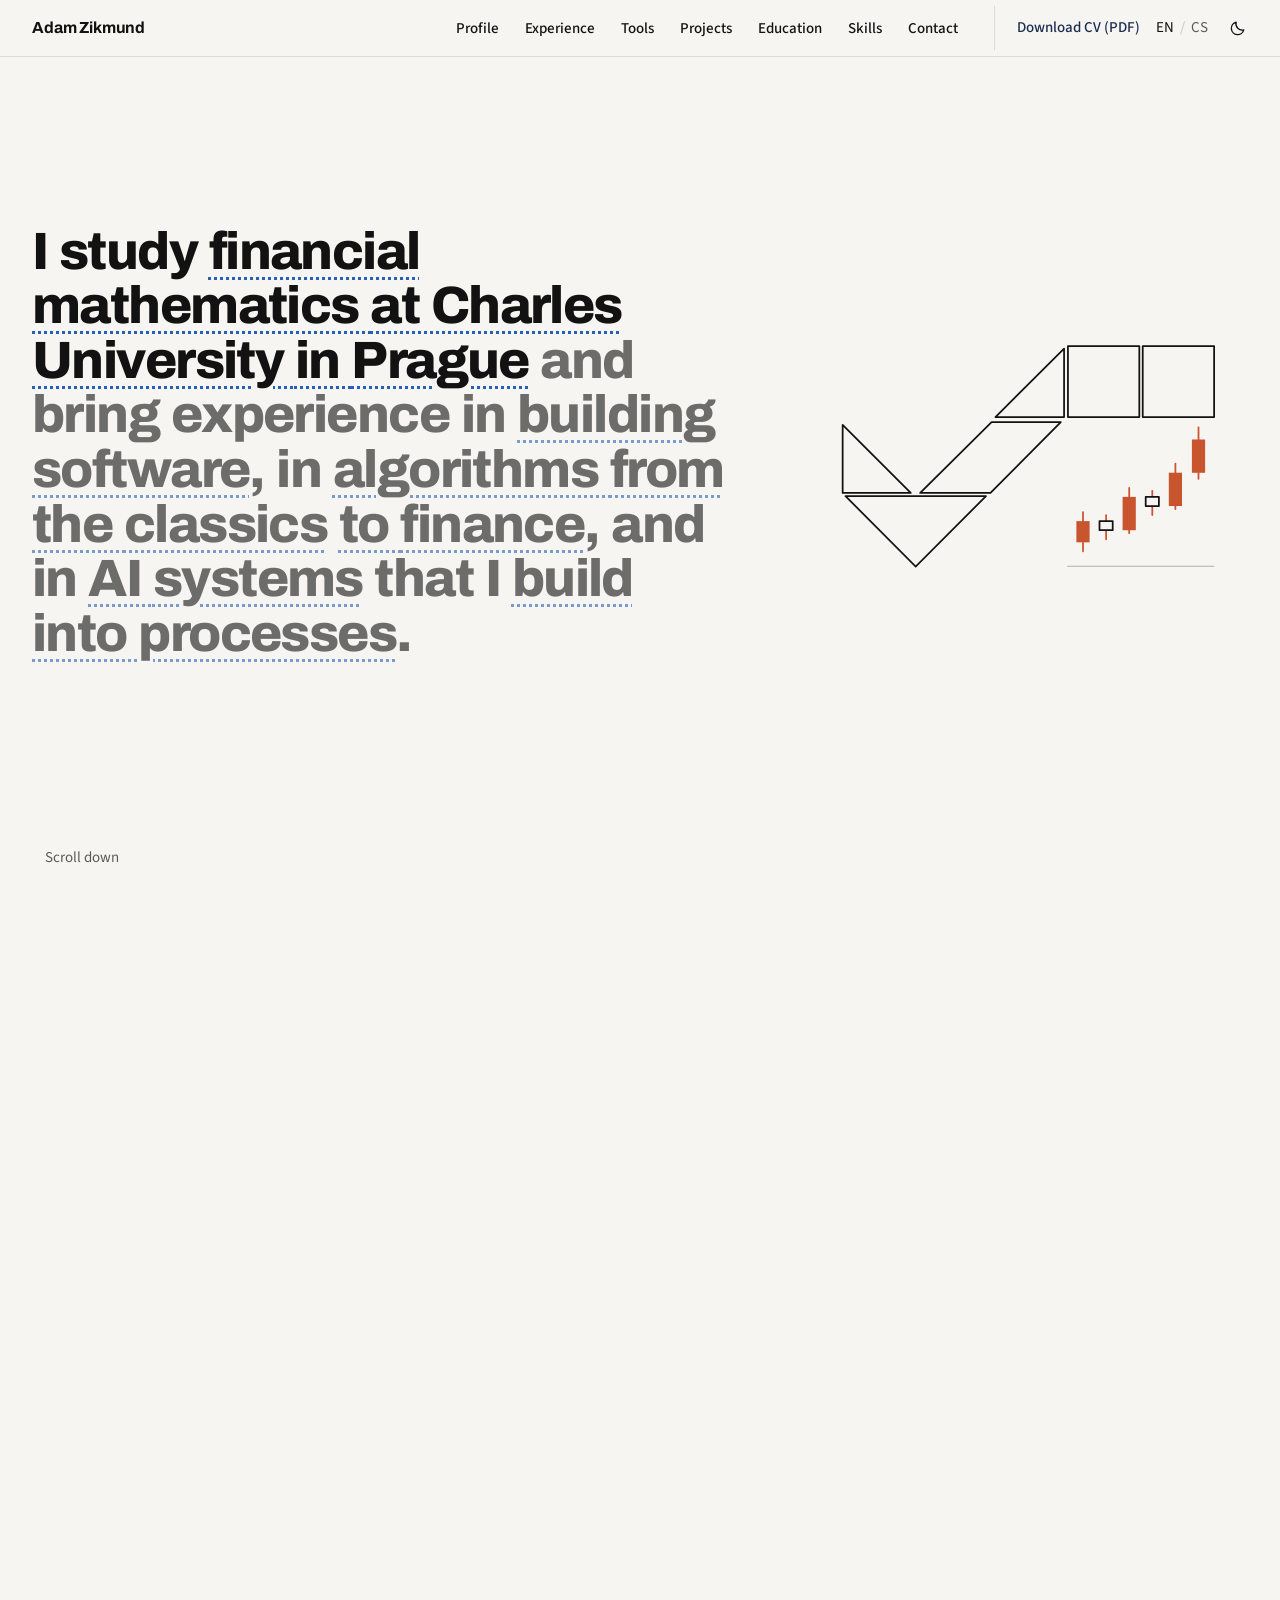
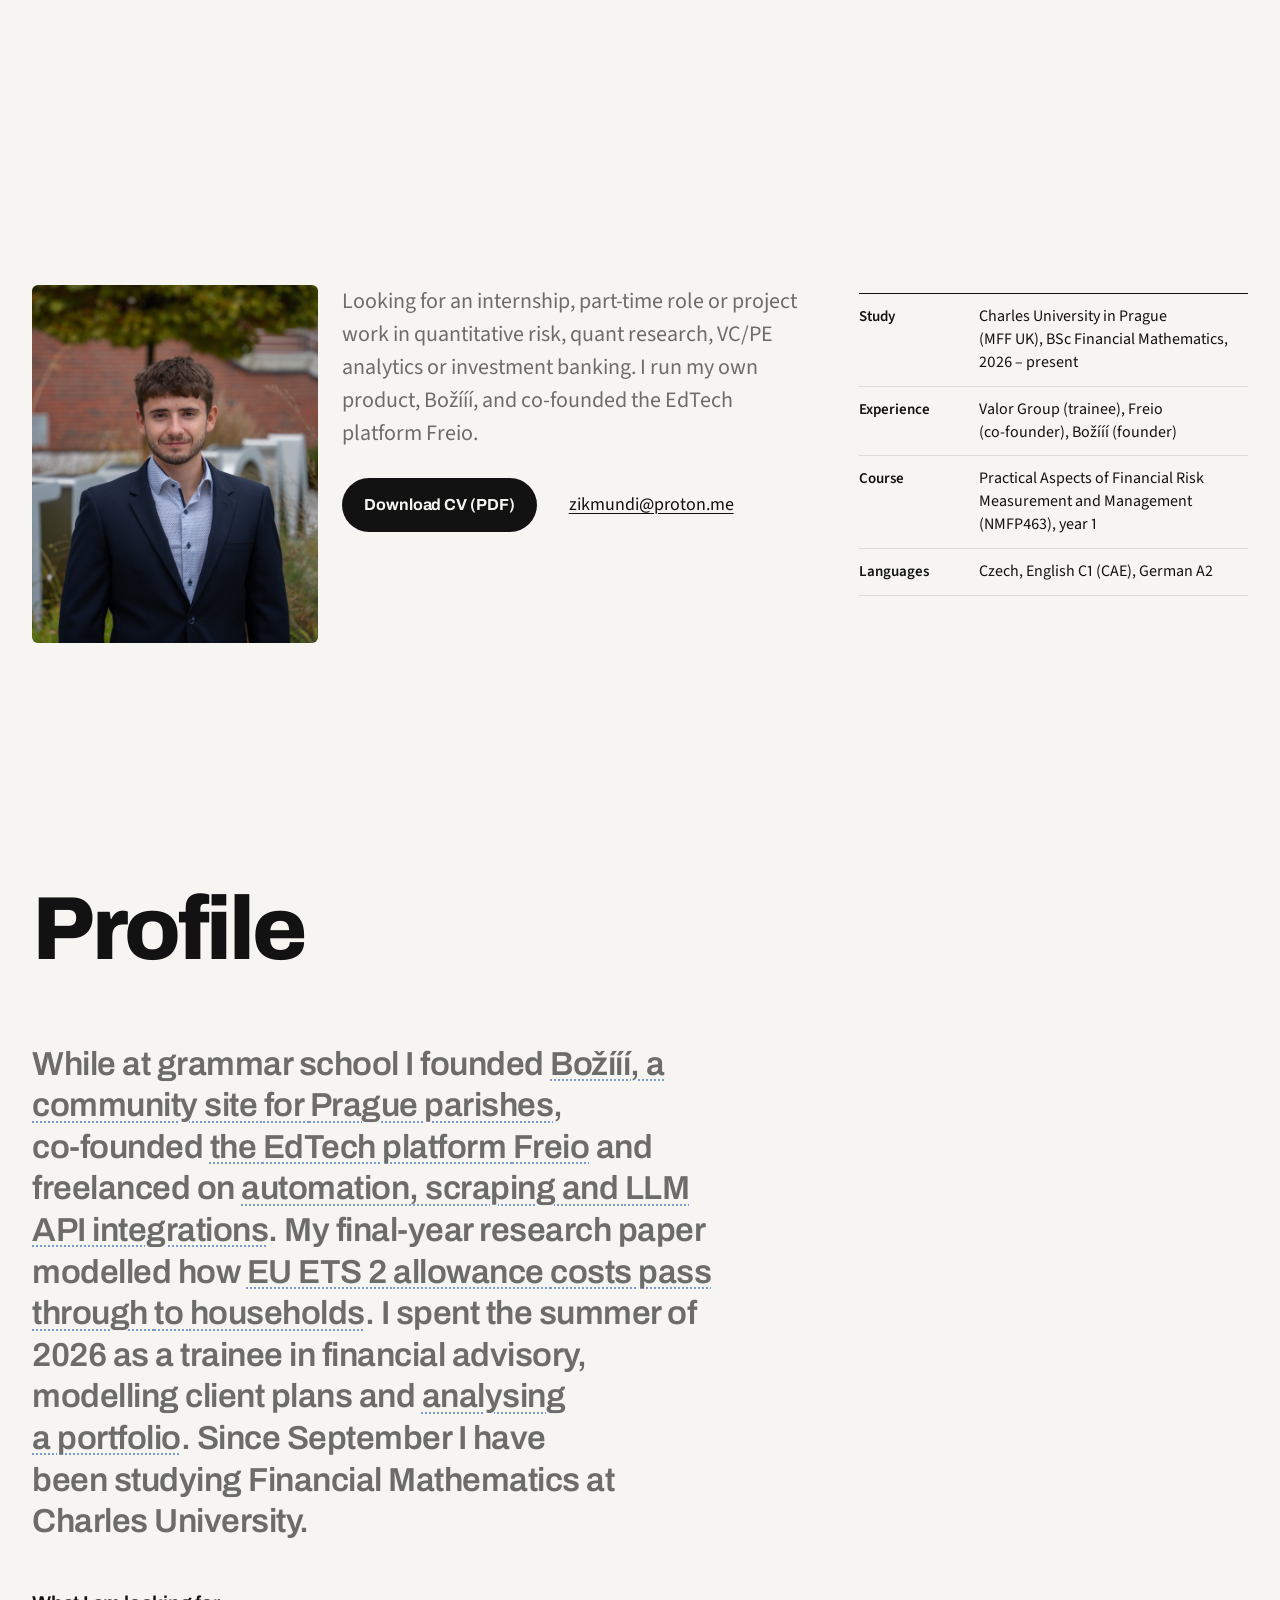
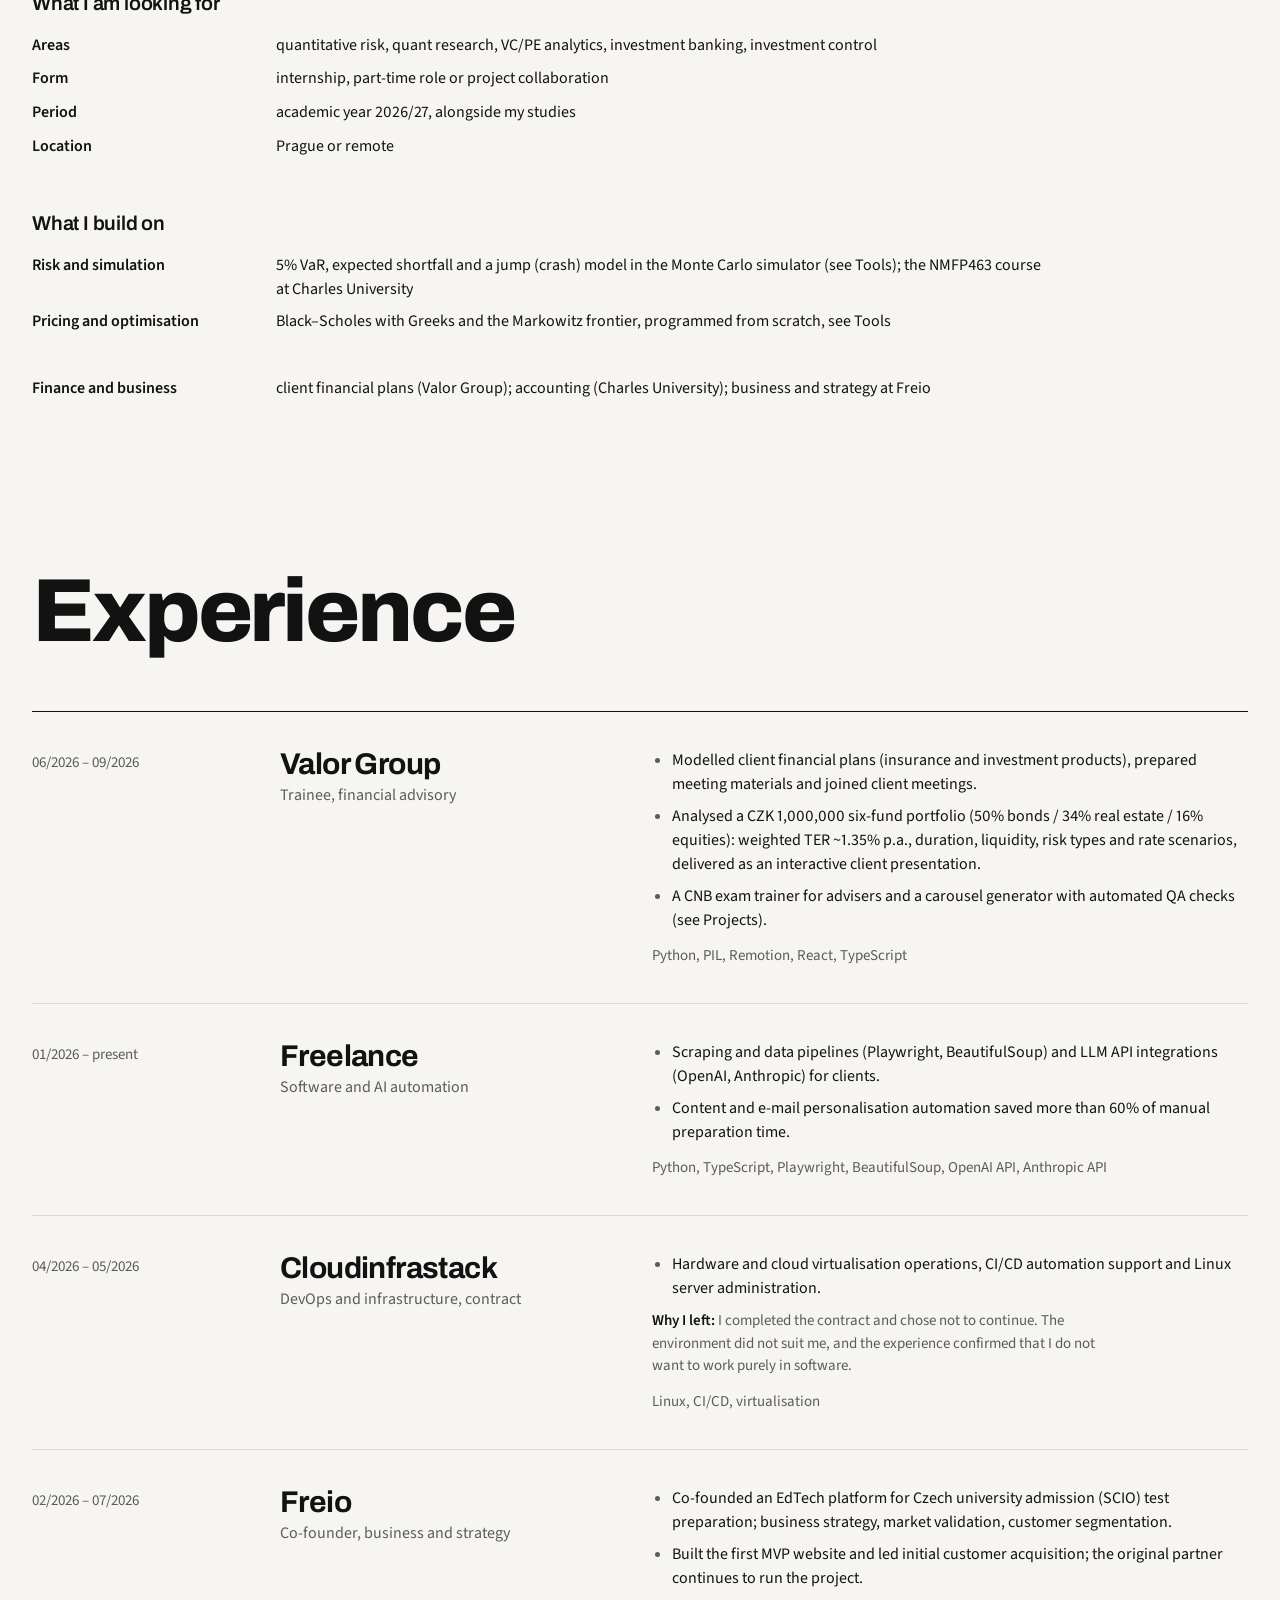
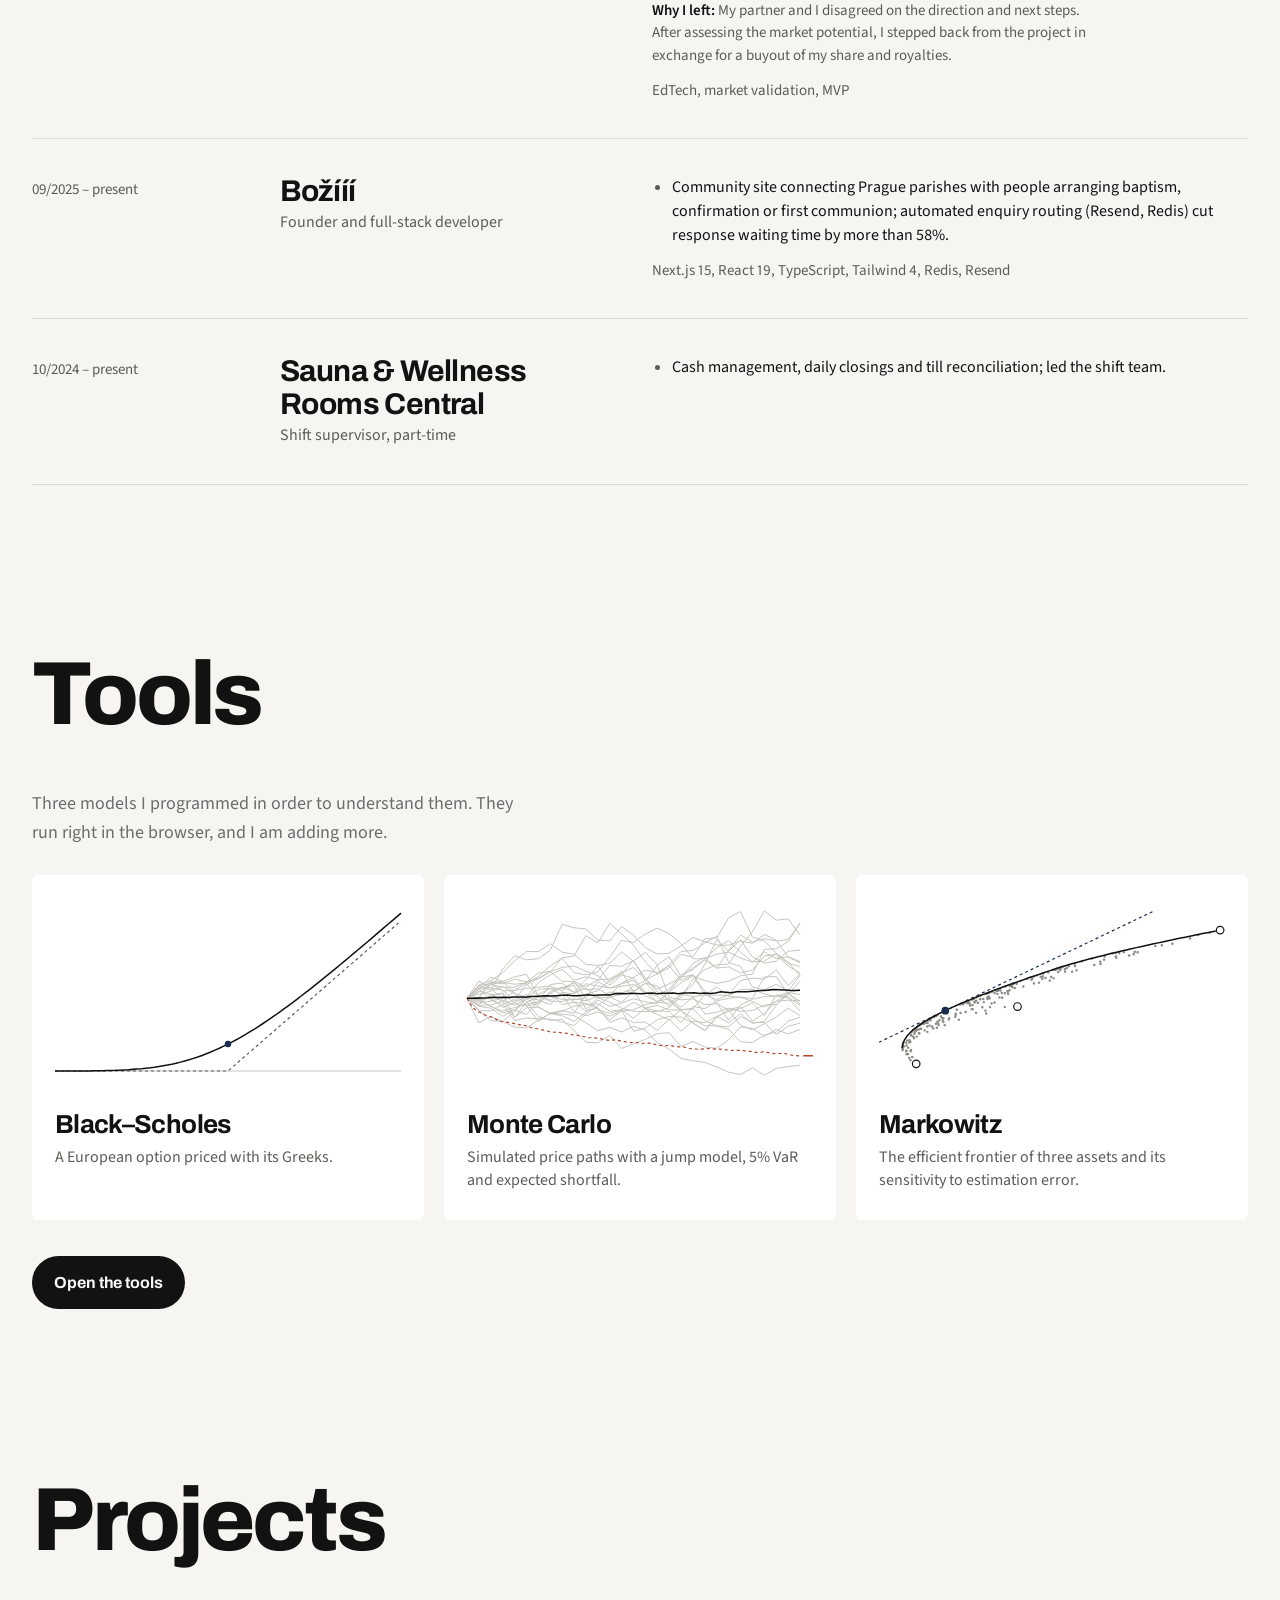
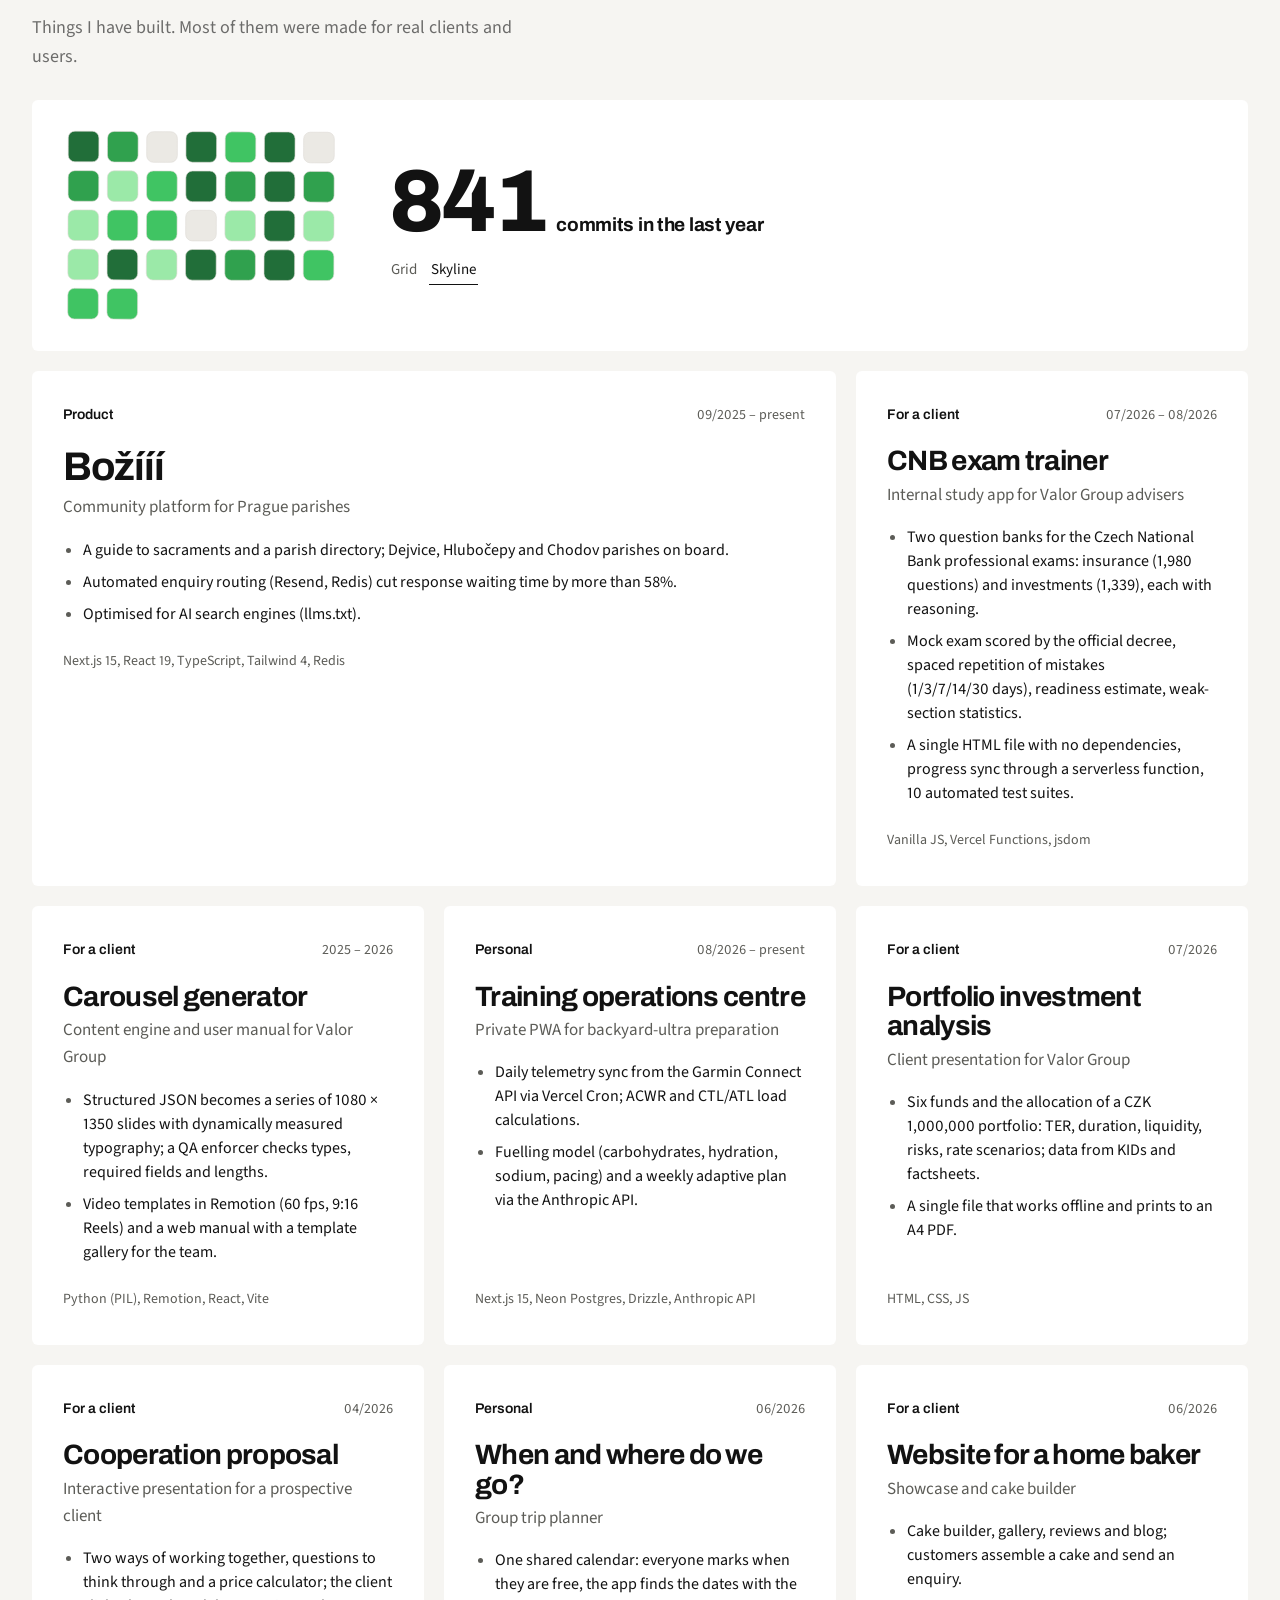
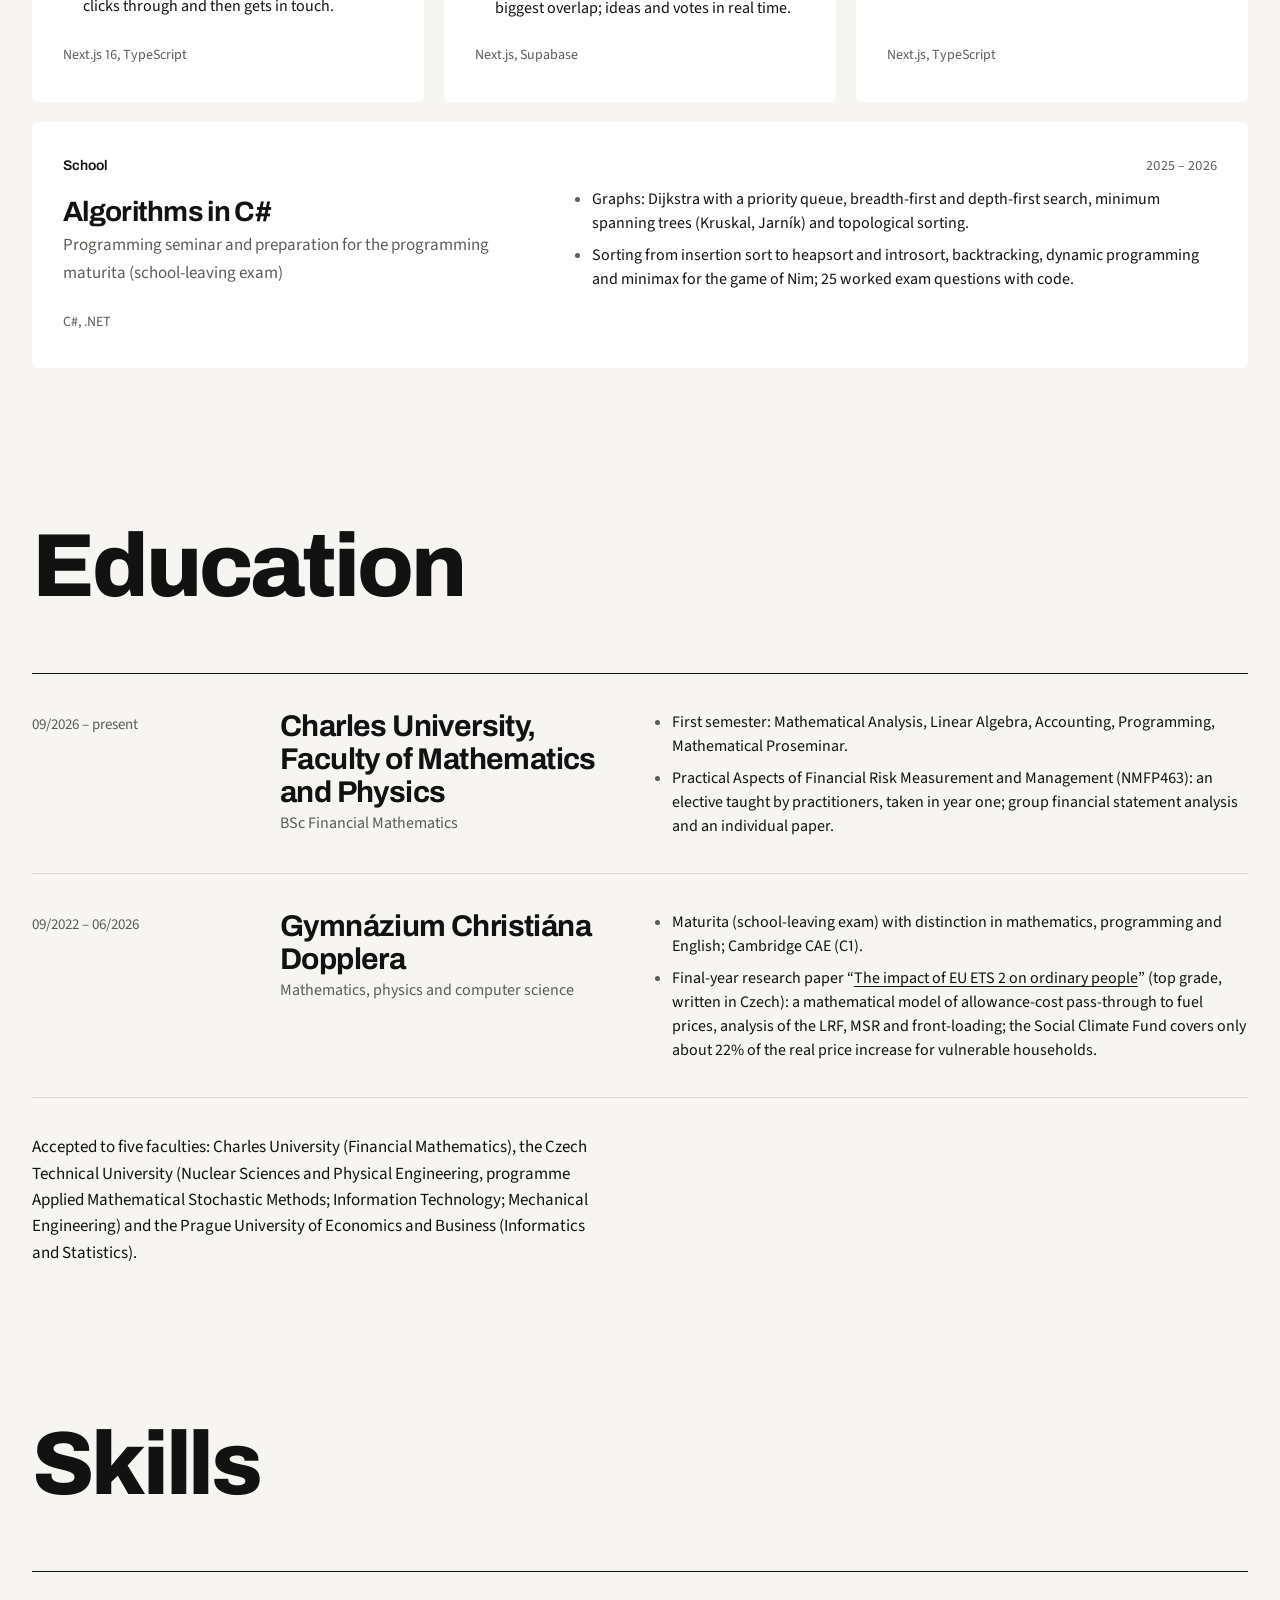
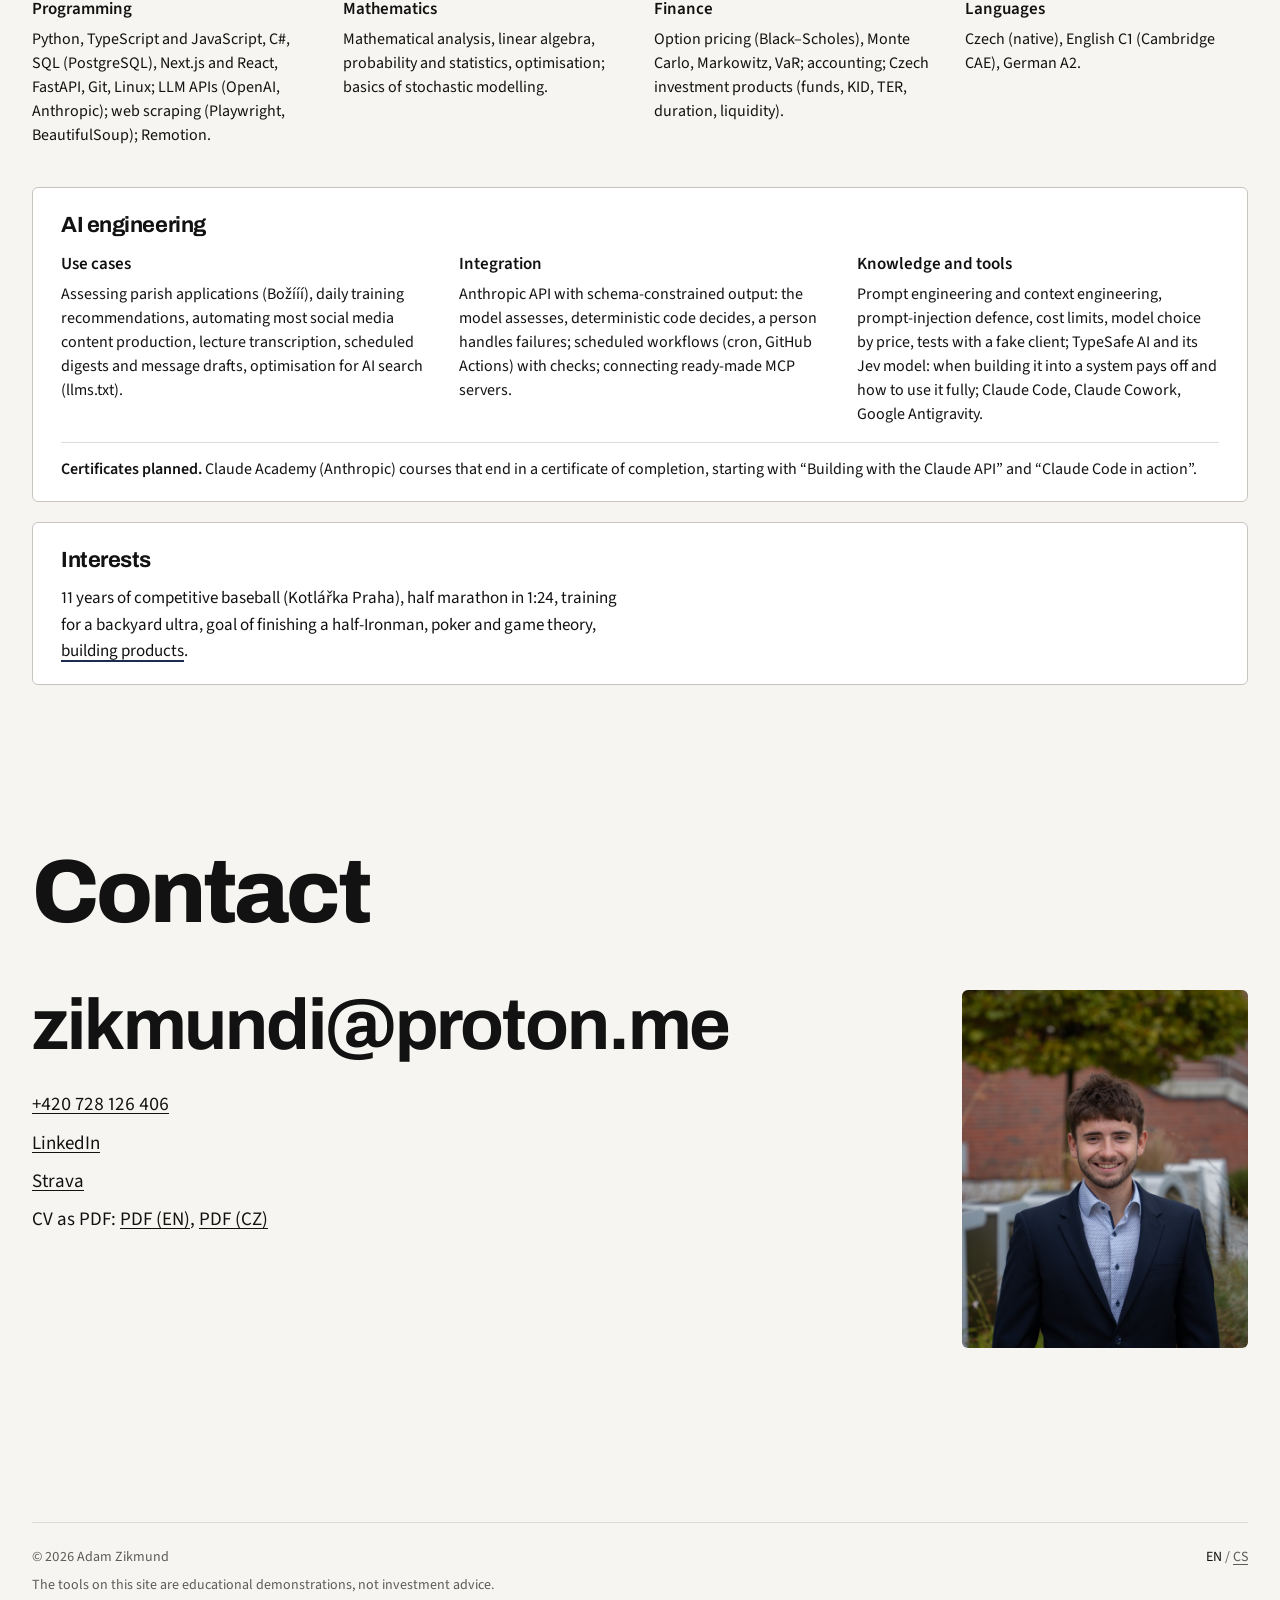
<file: en/index.html>
<!doctype html>
<html lang="en">
<head>
<meta charset="utf-8">
<meta name="viewport" content="width=device-width, initial-scale=1">
<title>Adam Zikmund – financial mathematics, software and risk</title>
<meta name="description" content="Financial Mathematics student at Charles University, previously co-founder and developer of products in production. Looking for an internship or part-time role in quantitative risk, quant research, VC/PE analytics or investment banking.">
<meta name="author" content="Adam Zikmund">
<meta name="color-scheme" content="light dark">
<meta name="theme-color" content="#f6f5f2" media="(prefers-color-scheme: light)">
<meta name="theme-color" content="#121211" media="(prefers-color-scheme: dark)">
<link rel="canonical" href="https://cv-seven-dusky-63.vercel.app/en/">
<link rel="alternate" hreflang="en" href="https://cv-seven-dusky-63.vercel.app/en/">
<link rel="alternate" hreflang="cs" href="https://cv-seven-dusky-63.vercel.app/">
<link rel="alternate" hreflang="x-default" href="https://cv-seven-dusky-63.vercel.app/">
<meta property="og:type" content="profile">
<meta property="og:title" content="Adam Zikmund – financial mathematics, software and risk">
<meta property="og:description" content="Financial Mathematics student at Charles University, previously co-founder and developer of products in production. Looking for an internship or part-time role in quantitative risk, quant research, VC/PE analytics or investment banking.">
<meta property="og:url" content="https://cv-seven-dusky-63.vercel.app/en/">
<meta property="og:locale" content="en_GB">
<link rel="icon" href="/assets/favicon.svg" type="image/svg+xml">
<link rel="preconnect" href="https://fonts.googleapis.com">
<link rel="preconnect" href="https://fonts.gstatic.com" crossorigin>
<link rel="stylesheet" href="https://fonts.googleapis.com/css2?family=Archivo:wght@500..900&family=Source+Sans+3:ital,wght@0,400;0,500;0,600;1,400&display=swap">
<link rel="stylesheet" href="/assets/css/site.css">
<link rel="stylesheet" href="/assets/css/variant-c.css">
<link rel="stylesheet" href="/assets/css/skyline.css">
<script>(function(){var d=document.documentElement;d.classList.add('js');try{var t=localStorage.getItem('theme');if(t==='dark'||t==='light'){d.setAttribute('data-theme',t);var m=document.querySelectorAll('meta[name="theme-color"]'),c,i;for(i=0;i<m.length;i++){if(/dark/.test(m[i].media||'')===(t==='dark'))c=m[i].content}if(c)for(i=0;i<m.length;i++)m[i].content=c}}catch(e){}setTimeout(function(){if(!d.classList.contains('motion-ready'))d.classList.add('motion-fail')},4000)})();</script>
<script src="/assets/js/site.js" defer></script>
<script src="/assets/js/skyline.js" defer></script>
<script src="/assets/js/motion.js" defer></script>
<script src="/assets/js/hints.js" defer></script>
</head>
<body>
<header class="site-header" id="top">
<a class="skip" href="#main">Skip to content</a>
<nav class="nav" aria-label="Main navigation">
  <a class="brand" href="/en/">Adam Zikmund</a>
  <button class="nav-toggle" type="button" aria-expanded="false" aria-controls="nav-menu"><span class="t-open">Contents</span><span class="t-close">Close</span></button>
  <div class="nav-menu" id="nav-menu">
    <ol class="nav-list">
      <li><a href="#profile" data-spy="profile">Profile</a></li>
      <li><a href="#experience" data-spy="experience">Experience</a></li>
      <li><a href="/en/tools/" data-spy="tools">Tools</a></li>
      <li><a href="#projects" data-spy="projects">Projects</a></li>
      <li><a href="#education" data-spy="education">Education</a></li>
      <li><a href="#skills" data-spy="skills">Skills</a></li>
      <li><a href="#contact" data-spy="contact">Contact</a></li>
    </ol>
    <span class="nav-lang" role="group" aria-label="Language"><span class="is-current">EN</span><span class="sep" aria-hidden="true">/</span><a href="/" hreflang="cs" lang="cs">CS</a></span>
  </div>
  <div class="nav-right">
    <a class="nav-cv" href="/cv/Adam-Zikmund-CV-EN.pdf"><span class="t-long">Download CV (PDF)</span><span class="t-short">CV (PDF)</span></a>
    <span class="nav-lang" role="group" aria-label="Language"><span class="is-current">EN</span><span class="sep" aria-hidden="true">/</span><a href="/" hreflang="cs" lang="cs" title="Česká verze">CS</a></span>
    <button class="theme-toggle" type="button" aria-pressed="false" aria-label="Dark mode" title="Dark mode" data-theme-toggle>
      <svg class="ico-moon" viewBox="0 0 20 20" width="18" height="18" aria-hidden="true" focusable="false"><path d="M16.4 12.1A7 7 0 0 1 7.9 3.6a7 7 0 1 0 8.5 8.5Z" fill="none" stroke="currentColor" stroke-width="1.5" stroke-linejoin="round"/></svg>
      <svg class="ico-sun" viewBox="0 0 20 20" width="18" height="18" aria-hidden="true" focusable="false"><circle cx="10" cy="10" r="3.3" fill="none" stroke="currentColor" stroke-width="1.5"/><path d="M10 2.4v2M10 15.6v2M2.4 10h2M15.6 10h2M4.6 4.6l1.4 1.4M14 14l1.4 1.4M4.6 15.4 6 14M14 6l1.4-1.4" fill="none" stroke="currentColor" stroke-width="1.5" stroke-linecap="round"/></svg>
    </button>
  </div>
</nav>
</header>
<main id="main">
<section class="hero-track" data-hero>
  <div class="hero-pin">
    <h1 id="hero-title" class="hero-title" data-magic="hero" data-art="art-hero"><span class="hero-sentence"><span class="w l0">I</span> <span class="w l0">study</span> <a class="hint" href="#mff" data-hint="mff" data-hint-link="Education" aria-describedby="hint-mff"><span class="w l0" data-fig="mff"><span class="u">financial </span></span><span class="w l0" data-fig="mff"><span class="u">mathematics </span></span><span class="w l0" data-fig="mff"><span class="u">at </span></span><span class="w l0" data-fig="mff"><span class="u">Charles </span></span><span class="w l0" data-fig="mff"><span class="u">University </span></span><span class="w l0" data-fig="mff"><span class="u">in </span></span><span class="w l0" data-fig="mff"><span class="u">Prague</span></span></a> <span class="w">and</span> <span class="w">bring</span> <span class="w">experience</span> <span class="w">in</span> <a class="hint" href="#projects" data-hint="sw" data-hint-link="Projects" aria-describedby="hint-sw"><span class="w" data-fig="sw"><span class="u">building </span></span><span class="w" data-fig="sw"><span class="u">software</span></span></a><span class="w" data-sat="prev">,</span> <span class="w">in</span> <a class="hint" href="#algorithms" data-hint="alg" data-hint-link="Algorithms in Projects" aria-describedby="hint-alg"><span class="w" data-fig="alg"><span class="u">algorithms </span></span><span class="w" data-fig="alg"><span class="u">from </span></span><span class="w" data-fig="alg"><span class="u">the </span></span><span class="w" data-fig="alg"><span class="u">classics</span></span></a> <a class="hint" href="/en/tools/" data-hint="fin" data-hint-link="Open the tools" aria-describedby="hint-fin"><span class="w" data-fig="fin"><span class="u">to </span></span><span class="w" data-fig="fin"><span class="u">finance</span></span></a><span class="w" data-sat="prev">,</span> <span class="w">and</span> <span class="w">in</span> <a class="hint" href="#ai-engineering" data-hint="ai" data-hint-link="AI engineering in Skills" aria-describedby="hint-ai"><span class="w" data-fig="ai"><span class="u">AI </span></span><span class="w" data-fig="ai"><span class="u">systems</span></span></a> <span class="w">that</span> <span class="w">I</span> <a class="hint" href="#freelance" data-hint="proc" data-hint-link="Freelance in Experience" aria-describedby="hint-proc"><span class="w" data-fig="proc"><span class="u">build </span></span><span class="w" data-fig="proc"><span class="u">into processes</span></span></a><span class="w" data-sat="prev">.</span></span></h1>
    <div class="hint-notes" hidden><span id="hint-mff">Bachelor’s programme in Financial Mathematics at Charles University since September 2026. First semester: analysis, linear algebra, accounting and programming.</span><span id="hint-sw">My own product Božííí, apps and websites for clients, plus personal tools, mostly in Next.js and TypeScript.</span><span id="hint-alg">Dijkstra, graph search, minimum spanning trees and sorting algorithms in C#, from a programming seminar and preparation for the maturita (school-leaving exam).</span><span id="hint-fin">Black–Scholes with Greeks, Monte Carlo with VaR and expected shortfall, and the Markowitz efficient frontier. All of it runs in the browser.</span><span id="hint-ai">How I wire AI in: the model assesses, deterministic code decides and a person handles failures. Schema-constrained output, cost limits.</span><span id="hint-proc">Automation for clients and my own projects: social media content production, e-mail personalisation and data collection.</span></div>
    <div class="fig-art fig-art-hero" id="art-hero" aria-hidden="true"><svg class="fig" data-fig="mff" viewBox="0 0 400 400" fill="none" stroke="currentColor" stroke-width="1.6" stroke-linecap="round" stroke-linejoin="round" focusable="false"><path class="d" pathLength="1" d="M31.5 183.5L31.5 245.4L93.4 245.4Z"/><path class="d" pathLength="1" style="--t:120ms" d="M34.1 248.4L161.8 248.4L97.9 312.3Z"/><path class="d" pathLength="1" style="--t:240ms" d="M102 245.4L165.9 245.4L229.8 181L166.9 181Z"/><path class="d" pathLength="1" style="--t:360ms" d="M170.4 176.4L232.8 176.4L232.8 114.1Z"/><path class="d" pathLength="1" style="--t:480ms" d="M236.3 112L301.2 112L301.2 176.4L236.3 176.4Z"/><path class="d" pathLength="1" style="--t:600ms" d="M304.3 112L369.2 112L369.2 176.4L304.3 176.4Z"/><path class="g" d="M236 312L369 312"/><path class="d acc" pathLength="1" style="--t:760ms" d="M250 262.8L250 298.5"/><rect class="dot acc" x="244" y="271" width="12" height="19.3" style="--t:960ms"/><path class="d acc" pathLength="1" style="--t:850ms" d="M271 265.5L271 287.5"/><rect class="ring" x="265" y="271" width="12" height="8.3" style="--t:1050ms"/><path class="d acc" pathLength="1" style="--t:940ms" d="M292 240.8L292 282"/><rect class="dot acc" x="286" y="249" width="12" height="30.3" style="--t:1140ms"/><path class="d acc" pathLength="1" style="--t:1030ms" d="M313 243.5L313 265.5"/><rect class="ring" x="307" y="249" width="12" height="8.3" style="--t:1230ms"/><path class="d acc" pathLength="1" style="--t:1120ms" d="M334 218.8L334 260"/><rect class="dot acc" x="328" y="227" width="12" height="30.3" style="--t:1320ms"/><path class="d acc" pathLength="1" style="--t:1210ms" d="M355 185.8L355 232.5"/><rect class="dot acc" x="349" y="196.8" width="12" height="30.3" style="--t:1410ms"/></svg><svg class="fig" data-fig="sw" viewBox="0 0 400 400" fill="none" stroke="currentColor" stroke-width="1.6" stroke-linecap="round" stroke-linejoin="round" focusable="false"><path class="d" pathLength="1" d="M56 74H344Q356 74 356 86V314Q356 326 344 326H56Q44 326 44 314V86Q44 74 56 74Z"/><path class="d" pathLength="1" style="--t:260ms" d="M44 104L356 104"/><circle class="ring" cx="64" cy="89" r="4.2" style="--t:320ms"/><circle class="ring" cx="79" cy="89" r="4.2" style="--t:380ms"/><circle class="ring" cx="94" cy="89" r="4.2" style="--t:440ms"/><path class="d" pathLength="1" style="--t:420ms" d="M124 104L124 326"/><path class="g" d="M62 132L106 132"/><path class="g" d="M62 156L94 156"/><path class="g" d="M62 180L106 180"/><path class="g" d="M62 204L94 204"/><path class="d" pathLength="1" style="--t:560ms" stroke-width="2.4" d="M62 132L106 132"/><path class="d" pathLength="1" style="--t:640ms" d="M150 122H330Q338 122 338 130V214Q338 222 330 222H150Q142 222 142 214V130Q142 122 150 122Z"/><path class="d acc" pathLength="1" style="--t:900ms" stroke-width="2" d="M156 192.2L177 186.4L198 189.3L219 177.8L240 180.6L261 168.4L282 172L303 159L324 154.7"/><path class="g" d="M164 248L298 248"/><circle class="dot acc" cx="148" cy="248" r="4" style="--t:1100ms"/><path class="g" d="M164 274L268 274"/><circle class="ring" cx="148" cy="274" r="4.2" style="--t:1190ms"/><path class="g" d="M164 300L298 300"/><circle class="ring" cx="148" cy="300" r="4.2" style="--t:1280ms"/></svg><svg class="fig" data-fig="alg" viewBox="0 0 400 400" fill="none" stroke="currentColor" stroke-width="1.6" stroke-linecap="round" stroke-linejoin="round" focusable="false"><path class="g" d="M60 120L150 70"/><path class="g" d="M150 70L255 92"/><path class="g" d="M255 92L345 140"/><path class="g" d="M60 120L105 215"/><path class="g" d="M150 70L205 185"/><path class="g" d="M255 92L205 185"/><path class="g" d="M345 140L305 240"/><path class="g" d="M105 215L205 185"/><path class="g" d="M205 185L305 240"/><path class="g" d="M105 215L80 315"/><path class="g" d="M205 185L200 300"/><path class="g" d="M305 240L200 300"/><path class="g" d="M80 315L200 300"/><path class="g" d="M200 300L330 335"/><path class="g" d="M305 240L330 335"/><path class="d acc" pathLength="1" style="--t:200ms" stroke-width="2.4" d="M60 120L105 215"/><path class="d acc" pathLength="1" style="--t:520ms" stroke-width="2.4" d="M105 215L205 185"/><path class="d acc" pathLength="1" style="--t:840ms" stroke-width="2.4" d="M205 185L200 300"/><path class="d acc" pathLength="1" style="--t:1160ms" stroke-width="2.4" d="M200 300L330 335"/><circle class="ring" cx="60" cy="120" r="9"/><circle class="dot acc" cx="60" cy="120" r="3.5" style="--t:100ms"/><circle class="dot" cx="150" cy="70" r="3.6"/><circle class="dot" cx="255" cy="92" r="3.6"/><circle class="dot" cx="345" cy="140" r="3.6"/><circle class="dot acc" cx="105" cy="215" r="3.6"/><circle class="dot acc" cx="205" cy="185" r="3.6"/><circle class="dot" cx="305" cy="240" r="3.6"/><circle class="dot" cx="80" cy="315" r="3.6"/><circle class="dot acc" cx="200" cy="300" r="3.6"/><circle class="ring" cx="330" cy="335" r="9"/><circle class="dot acc" cx="330" cy="335" r="3.5" style="--t:100ms"/></svg><svg class="fig" data-fig="fin" viewBox="0 0 400 400" fill="none" stroke="currentColor" stroke-width="1.6" stroke-linecap="round" stroke-linejoin="round" focusable="false"><path class="g" d="M40 205L290 205"/><path class="g" d="M290 50L290 360"/><path class="d" pathLength="1" d="M40 205L44.2 187.9L48.3 188.3L52.5 194.1L56.7 193.6L60.8 194.4L65 188.7L69.2 193.2L73.3 200.7L77.5 210.2L81.7 200.6L85.8 193.1L90 186.1L94.2 189.2L98.3 188.6L102.5 176.5L106.7 181.4L110.8 176L115 170.7L119.2 167L123.3 174.2L127.5 166.1L131.7 164.6L135.8 172.4L140 165.2L144.2 167.1L148.3 172.8L152.5 164.5L156.7 165.7L160.8 173.3L165 164.4L169.2 159.7L173.3 156.5L177.5 151.5L181.7 164.1L185.8 159.6L190 158.6L194.2 152.5L198.3 154L202.5 150L206.7 153.4L210.8 158.1L215 153.5L219.2 150.5L223.3 155.5L227.5 160L231.7 159.2L235.8 140.5L240 139.4L244.2 133.4L248.3 138.4L252.5 133.4L256.7 123.5L260.8 121.5L265 118.6L269.2 106.3L273.3 112.8L277.5 122.2L281.7 117.9L285.8 118.2L290 112.5"/><path class="d" pathLength="1" style="--t:120ms" d="M40 205L44.2 205.5L48.3 207.3L52.5 216.5L56.7 213.9L60.8 224.5L65 232L69.2 232L73.3 239.8L77.5 228.2L81.7 216.7L85.8 207.3L90 206.2L94.2 215.8L98.3 216.6L102.5 222.1L106.7 223.1L110.8 227.2L115 230.7L119.2 232.4L123.3 231.3L127.5 231.4L131.7 229.6L135.8 233.6L140 225.8L144.2 232.4L148.3 228.7L152.5 220.5L156.7 226.7L160.8 235.5L165 228.3L169.2 221.7L173.3 225.3L177.5 227.9L181.7 230.1L185.8 227.1L190 231.2L194.2 227.3L198.3 229.7L202.5 235.2L206.7 230.4L210.8 231L215 233.6L219.2 233.1L223.3 229.4L227.5 218.8L231.7 228.3L235.8 230.2L240 233.5L244.2 237L248.3 237.9L252.5 241.6L256.7 243.7L260.8 250.8L265 245.6L269.2 244.5L273.3 247.5L277.5 253L281.7 251.3L285.8 245.4L290 255.3"/><path class="d" pathLength="1" style="--t:240ms" d="M40 205L44.2 206.1L48.3 208.1L52.5 205.5L56.7 201.8L60.8 201.6L65 190.2L69.2 190.5L73.3 191L77.5 191.7L81.7 205.7L85.8 204.6L90 214.6L94.2 216.2L98.3 226.1L102.5 239.2L106.7 246.8L110.8 245.1L115 248.5L119.2 244.9L123.3 247.2L127.5 247.8L131.7 250L135.8 242.2L140 229.2L144.2 229.4L148.3 222.9L152.5 229.3L156.7 227L160.8 224.7L165 221.7L169.2 218.6L173.3 203.6L177.5 206L181.7 207.8L185.8 219.4L190 231L194.2 228.2L198.3 241.1L202.5 232.9L206.7 233.2L210.8 235.7L215 233.2L219.2 230.7L223.3 231.8L227.5 233.9L231.7 235.9L235.8 243.7L240 246.3L244.2 256.7L248.3 259.5L252.5 261.5L256.7 262.2L260.8 268.8L265 265.4L269.2 277.3L273.3 281L277.5 275.7L281.7 268L285.8 273L290 275.1"/><path class="d" pathLength="1" style="--t:360ms" d="M40 205L44.2 203.7L48.3 208L52.5 218.7L56.7 212.1L60.8 212.2L65 211.2L69.2 207.7L73.3 212.3L77.5 211.4L81.7 230.9L85.8 233L90 226.5L94.2 235.7L98.3 237.3L102.5 246L106.7 258.2L110.8 261.9L115 262.1L119.2 260.9L123.3 260.8L127.5 265.4L131.7 268.2L135.8 269L140 266.9L144.2 270.7L148.3 271.1L152.5 270.9L156.7 268.2L160.8 272.9L165 273.4L169.2 278.7L173.3 281.8L177.5 274.6L181.7 265.8L185.8 258L190 259L194.2 264.4L198.3 244.1L202.5 237L206.7 241.6L210.8 242.3L215 246.9L219.2 251.3L223.3 254.8L227.5 254.6L231.7 266.3L235.8 265.4L240 270.7L244.2 277.5L248.3 275.7L252.5 276.5L256.7 273.1L260.8 270.1L265 278.1L269.2 289.6L273.3 280.9L277.5 294L281.7 296.5L285.8 310.9L290 307.9"/><path class="d" pathLength="1" style="--t:480ms" d="M40 205L44.2 206.3L48.3 205.3L52.5 199.2L56.7 198L60.8 198.7L65 200.9L69.2 198.2L73.3 197.5L77.5 210.5L81.7 210L85.8 214L90 214.9L94.2 231L98.3 223.7L102.5 236.1L106.7 241.1L110.8 239.6L115 238.7L119.2 232.2L123.3 234.8L127.5 232.9L131.7 225.2L135.8 229.4L140 231L144.2 223.9L148.3 226.6L152.5 226.6L156.7 227.6L160.8 225L165 221.5L169.2 220.4L173.3 220.9L177.5 225.3L181.7 217.6L185.8 217.1L190 216.6L194.2 223L198.3 228.7L202.5 232.9L206.7 229.9L210.8 222.7L215 217L219.2 222.8L223.3 219.5L227.5 213L231.7 218.9L235.8 205.8L240 216.1L244.2 212.7L248.3 209L252.5 203.6L256.7 213.2L260.8 216.8L265 212.9L269.2 226L273.3 220.9L277.5 223.9L281.7 228.5L285.8 234.5L290 239.2"/><path class="d" pathLength="1" style="--t:600ms" d="M40 205L44.2 202.4L48.3 193.1L52.5 194.9L56.7 192.9L60.8 188.6L65 182.8L69.2 186.4L73.3 185.6L77.5 183.1L81.7 180.9L85.8 185.5L90 184.1L94.2 186.8L98.3 182.9L102.5 181.9L106.7 190.6L110.8 187.6L115 175L119.2 167.2L123.3 163.5L127.5 167.6L131.7 174L135.8 187.3L140 178.8L144.2 187.8L148.3 194.6L152.5 192.5L156.7 179.9L160.8 180.8L165 183.8L169.2 180.1L173.3 182.1L177.5 192.4L181.7 177.8L185.8 174L190 183.8L194.2 174.2L198.3 177.3L202.5 177.8L206.7 186.4L210.8 179.4L215 175.5L219.2 172.4L223.3 168.2L227.5 166.8L231.7 160.1L235.8 154.1L240 146.5L244.2 141.4L248.3 135.6L252.5 137L256.7 117L260.8 109.6L265 112.9L269.2 114.6L273.3 118.2L277.5 125L281.7 117.5L285.8 124.3L290 124.4"/><path class="d" pathLength="1" style="--t:720ms" d="M40 205L44.2 205.9L48.3 202.7L52.5 207.5L56.7 210.9L60.8 214.5L65 208.2L69.2 199.8L73.3 198.5L77.5 194.5L81.7 198.3L85.8 193.2L90 179.8L94.2 180.3L98.3 185.3L102.5 186.4L106.7 192.3L110.8 182.2L115 181L119.2 185L123.3 182.7L127.5 182.1L131.7 185.5L135.8 185.3L140 189.5L144.2 180L148.3 178.7L152.5 187L156.7 187.4L160.8 195L165 193.1L169.2 193.2L173.3 201.2L177.5 195.1L181.7 198.3L185.8 199.3L190 200.7L194.2 184.7L198.3 189.7L202.5 189.8L206.7 193.9L210.8 191.3L215 199.6L219.2 195.5L223.3 197.1L227.5 189.3L231.7 185.2L235.8 196.2L240 196.1L244.2 190L248.3 181.3L252.5 187.8L256.7 197.2L260.8 202.7L265 200.6L269.2 208.3L273.3 197.1L277.5 188.5L281.7 182.5L285.8 176.3L290 184.7"/><path class="d acc" pathLength="1" style="--t:900ms" d="M290.5 50L290.6 54L290.8 58L291 62L291.3 66L291.6 70L292 74L292.5 78L293.1 82L293.9 86L294.7 90L295.7 94L296.9 98L298.3 102L299.8 106L301.6 110L303.6 114L305.9 118L308.3 122L311.1 126L314 130L317.2 134L320.6 138L324.2 142L327.9 146L331.7 150L335.7 154L339.6 158L343.5 162L347.3 166L351 170L354.4 174L357.6 178L360.4 182L362.9 186L364.9 190L366.4 194L367.5 198L368 202L367.9 206L367.3 210L366.2 214L364.6 218L362.5 222L360 226L357.1 230L353.9 234L350.4 238L346.7 242L342.9 246L339 250L335 254L331.1 258L327.3 262L323.6 266L320 270L316.7 274L313.5 278L310.6 282L307.9 286L305.5 290L303.3 294L301.3 298L299.6 302L298 306L296.7 310L295.6 314L294.6 318L293.7 322L293 326L292.4 330L292 334L291.6 338L291.2 342L291 346L290.7 350L290.6 354L290.4 358"/><circle class="dot acc" cx="290" cy="112.5" r="2.8" style="--t:1300ms"/><circle class="dot acc" cx="290" cy="255.3" r="2.8" style="--t:1360ms"/><circle class="dot acc" cx="290" cy="275.1" r="2.8" style="--t:1420ms"/><circle class="dot acc" cx="290" cy="307.9" r="2.8" style="--t:1480ms"/><circle class="dot acc" cx="290" cy="239.2" r="2.8" style="--t:1540ms"/><circle class="dot acc" cx="290" cy="124.4" r="2.8" style="--t:1600ms"/><circle class="dot acc" cx="290" cy="184.7" r="2.8" style="--t:1660ms"/></svg><svg class="fig" data-fig="ai" viewBox="0 0 400 400" fill="none" stroke="currentColor" stroke-width="1.6" stroke-linecap="round" stroke-linejoin="round" focusable="false"><path class="g" d="M70 122L160 70"/><path class="g" d="M70 122L160 122"/><path class="g" d="M70 122L160 174"/><path class="g" d="M70 122L160 226"/><path class="g" d="M70 122L160 278"/><path class="g" d="M70 122L160 330"/><path class="g" d="M70 174L160 70"/><path class="g" d="M70 174L160 122"/><path class="g" d="M70 174L160 174"/><path class="g" d="M70 174L160 226"/><path class="g" d="M70 174L160 278"/><path class="g" d="M70 174L160 330"/><path class="g" d="M70 226L160 70"/><path class="g" d="M70 226L160 122"/><path class="g" d="M70 226L160 174"/><path class="g" d="M70 226L160 226"/><path class="g" d="M70 226L160 278"/><path class="g" d="M70 226L160 330"/><path class="g" d="M70 278L160 70"/><path class="g" d="M70 278L160 122"/><path class="g" d="M70 278L160 174"/><path class="g" d="M70 278L160 226"/><path class="g" d="M70 278L160 278"/><path class="g" d="M70 278L160 330"/><path class="g" d="M160 70L250 70"/><path class="g" d="M160 70L250 122"/><path class="g" d="M160 70L250 174"/><path class="g" d="M160 70L250 226"/><path class="g" d="M160 70L250 278"/><path class="g" d="M160 70L250 330"/><path class="g" d="M160 122L250 70"/><path class="g" d="M160 122L250 122"/><path class="g" d="M160 122L250 174"/><path class="g" d="M160 122L250 226"/><path class="g" d="M160 122L250 278"/><path class="g" d="M160 122L250 330"/><path class="g" d="M160 174L250 70"/><path class="g" d="M160 174L250 122"/><path class="g" d="M160 174L250 174"/><path class="g" d="M160 174L250 226"/><path class="g" d="M160 174L250 278"/><path class="g" d="M160 174L250 330"/><path class="g" d="M160 226L250 70"/><path class="g" d="M160 226L250 122"/><path class="g" d="M160 226L250 174"/><path class="g" d="M160 226L250 226"/><path class="g" d="M160 226L250 278"/><path class="g" d="M160 226L250 330"/><path class="g" d="M160 278L250 70"/><path class="g" d="M160 278L250 122"/><path class="g" d="M160 278L250 174"/><path class="g" d="M160 278L250 226"/><path class="g" d="M160 278L250 278"/><path class="g" d="M160 278L250 330"/><path class="g" d="M160 330L250 70"/><path class="g" d="M160 330L250 122"/><path class="g" d="M160 330L250 174"/><path class="g" d="M160 330L250 226"/><path class="g" d="M160 330L250 278"/><path class="g" d="M160 330L250 330"/><path class="g" d="M250 70L340 148"/><path class="g" d="M250 70L340 200"/><path class="g" d="M250 70L340 252"/><path class="g" d="M250 122L340 148"/><path class="g" d="M250 122L340 200"/><path class="g" d="M250 122L340 252"/><path class="g" d="M250 174L340 148"/><path class="g" d="M250 174L340 200"/><path class="g" d="M250 174L340 252"/><path class="g" d="M250 226L340 148"/><path class="g" d="M250 226L340 200"/><path class="g" d="M250 226L340 252"/><path class="g" d="M250 278L340 148"/><path class="g" d="M250 278L340 200"/><path class="g" d="M250 278L340 252"/><path class="g" d="M250 330L340 148"/><path class="g" d="M250 330L340 200"/><path class="g" d="M250 330L340 252"/><path class="d acc" pathLength="1" style="--t:150ms" stroke-width="2.2" d="M70 174L160 174"/><path class="d acc" pathLength="1" style="--t:480ms" stroke-width="2.2" d="M160 174L250 226"/><path class="d acc" pathLength="1" style="--t:810ms" stroke-width="2.2" d="M250 226L340 200"/><path class="d acc" pathLength="1" style="--t:270ms" stroke-width="2.2" d="M70 226L160 278"/><path class="d acc" pathLength="1" style="--t:600ms" stroke-width="2.2" d="M160 278L250 122"/><path class="d acc" pathLength="1" style="--t:930ms" stroke-width="2.2" d="M250 122L340 200"/><path class="d acc" pathLength="1" style="--t:390ms" stroke-width="2.2" d="M70 122L160 122"/><path class="d acc" pathLength="1" style="--t:720ms" stroke-width="2.2" d="M160 122L250 174"/><path class="d acc" pathLength="1" style="--t:1050ms" stroke-width="2.2" d="M250 174L340 148"/><circle class="ring" cx="70" cy="122" r="7"/><circle class="ring" cx="70" cy="174" r="7"/><circle class="ring" cx="70" cy="226" r="7"/><circle class="ring" cx="70" cy="278" r="7"/><circle class="ring" cx="160" cy="70" r="7"/><circle class="ring" cx="160" cy="122" r="7"/><circle class="ring" cx="160" cy="174" r="7"/><circle class="ring" cx="160" cy="226" r="7"/><circle class="ring" cx="160" cy="278" r="7"/><circle class="ring" cx="160" cy="330" r="7"/><circle class="ring" cx="250" cy="70" r="7"/><circle class="ring" cx="250" cy="122" r="7"/><circle class="ring" cx="250" cy="174" r="7"/><circle class="ring" cx="250" cy="226" r="7"/><circle class="ring" cx="250" cy="278" r="7"/><circle class="ring" cx="250" cy="330" r="7"/><circle class="ring" cx="340" cy="148" r="7"/><circle class="ring" cx="340" cy="200" r="7"/><circle class="ring" cx="340" cy="252" r="7"/><circle class="dot acc" cx="70" cy="174" r="3.4" style="--t:300ms"/><circle class="dot acc" cx="160" cy="174" r="3.4" style="--t:630ms"/><circle class="dot acc" cx="250" cy="226" r="3.4" style="--t:960ms"/><circle class="dot acc" cx="340" cy="200" r="3.4" style="--t:1290ms"/><circle class="dot acc" cx="70" cy="226" r="3.4" style="--t:300ms"/><circle class="dot acc" cx="160" cy="278" r="3.4" style="--t:630ms"/><circle class="dot acc" cx="250" cy="122" r="3.4" style="--t:960ms"/><circle class="dot acc" cx="70" cy="122" r="3.4" style="--t:300ms"/><circle class="dot acc" cx="160" cy="122" r="3.4" style="--t:630ms"/><circle class="dot acc" cx="250" cy="174" r="3.4" style="--t:960ms"/><circle class="dot acc" cx="340" cy="148" r="3.4" style="--t:1290ms"/></svg><svg class="fig" data-fig="proc" viewBox="0 0 400 400" fill="none" stroke="currentColor" stroke-width="1.6" stroke-linecap="round" stroke-linejoin="round" focusable="false"><path class="d" pathLength="1" d="M50 70H160Q170 70 170 80V140Q170 150 160 150H50Q40 150 40 140V80Q40 70 50 70Z"/><path class="d acc" pathLength="1" style="--t:450ms" d="M240 70H350Q360 70 360 80V140Q360 150 350 150H240Q230 150 230 140V80Q230 70 240 70Z"/><path class="d" pathLength="1" style="--t:900ms" d="M240 250H350Q360 250 360 260V320Q360 330 350 330H240Q230 330 230 320V260Q230 250 240 250Z"/><path class="d" pathLength="1" style="--t:1350ms" d="M50 250H160Q170 250 170 260V320Q170 330 160 330H50Q40 330 40 320V260Q40 250 50 250Z"/><path class="d" pathLength="1" style="--t:250ms" d="M178 110L222 110"/><path class="d" pathLength="1" style="--t:700ms" d="M213.9 113.9L222 110L213.9 106.1"/><path class="d" pathLength="1" style="--t:700ms" d="M295 158L295 242"/><path class="d" pathLength="1" style="--t:1150ms" d="M291.1 233.9L295 242L298.9 233.9"/><path class="d" pathLength="1" style="--t:1150ms" d="M222 290L178 290"/><path class="d" pathLength="1" style="--t:1600ms" d="M186.1 286.1L178 290L186.1 293.9"/><path class="g" d="M60 92L150 92"/><path class="g" d="M60 110L132 110"/><path class="g" d="M60 128L114 128"/><path class="d" pathLength="1" style="--t:600ms" d="M262 97L295 86"/><path class="d" pathLength="1" style="--t:640ms" d="M262 97L295 110"/><path class="d" pathLength="1" style="--t:680ms" d="M262 123L295 110"/><path class="d" pathLength="1" style="--t:720ms" d="M262 123L295 134"/><path class="d" pathLength="1" style="--t:760ms" d="M295 86L328 110"/><path class="d" pathLength="1" style="--t:800ms" d="M295 110L328 110"/><path class="d" pathLength="1" style="--t:840ms" d="M295 134L328 110"/><circle class="dot acc" cx="262" cy="97" r="3.2" style="--t:650ms"/><circle class="dot acc" cx="262" cy="123" r="3.2" style="--t:650ms"/><circle class="dot acc" cx="295" cy="86" r="3.2" style="--t:650ms"/><circle class="dot acc" cx="295" cy="110" r="3.2" style="--t:650ms"/><circle class="dot acc" cx="295" cy="134" r="3.2" style="--t:650ms"/><circle class="dot acc" cx="328" cy="110" r="3.2" style="--t:650ms"/><path class="d" pathLength="1" style="--t:1050ms" stroke-width="2.4" d="M272 292L288 308L320 274"/><path class="g" d="M62 272L148 272"/><path class="g" d="M62 290L148 290"/><path class="g" d="M62 308L118 308"/></svg></div>
    <p class="hero-hint" aria-hidden="true">Scroll down</p>
  </div>
</section>
<section class="hero hero-rest">
  <div class="hero-photo" data-reveal="rise"><img class="photo" src="/assets/img/adam-hero-640.jpg" srcset="/assets/img/adam-hero-640.jpg 640w, /assets/img/adam-hero-1280.jpg 1280w" sizes="(min-width: 1024px) 25vw, 60vw" width="640" height="800" alt="Adam Zikmund" loading="lazy" decoding="async"></div>
  <div class="hero-text">
    <p class="deck" data-magic><span class="w">Looking</span> <span class="w">for</span> <span class="w">an</span> <span class="w">internship,</span> <span class="w">part‑time</span> <span class="w">role</span> <span class="w">or</span> <span class="w">project</span> <span class="w">work</span> <span class="w">in</span> <span class="w">quantitative</span> <span class="w">risk,</span> <span class="w">quant</span> <span class="w">research,</span> <span class="w">VC/PE</span> <span class="w">analytics</span> <span class="w">or</span> <span class="w">investment</span> <span class="w">banking.</span> <span class="w">I</span> <span class="w">run</span> <span class="w">my</span> <span class="w">own</span> <span class="w">product,</span> <span class="w">Božííí,</span> <span class="w">and</span> <span class="w">co‑founded</span> <span class="w">the</span> <span class="w">EdTech</span> <span class="w">platform</span> <span class="w">Freio.</span></p>
    <p class="actions" data-reveal="rise"><a class="btn-fill" href="/cv/Adam-Zikmund-CV-EN.pdf">Download CV (PDF)</a><a class="email-link" href="mailto:zikmundi@proton.me">zikmundi@proton.me</a></p>
  </div>
  <aside class="sheet" aria-labelledby="sheet-title" data-reveal="rise">
    <h2 id="sheet-title" class="visually-hidden">Key facts</h2>
    <dl class="sheet-rows">
      <div class="sheet-row"><dt>Study</dt><dd>Charles University in Prague (MFF UK), BSc Financial Mathematics, 2026 – present</dd></div>
      <div class="sheet-row"><dt>Experience</dt><dd>Valor Group (trainee), Freio (co‑founder), Božííí (founder)</dd></div>
      <div class="sheet-row"><dt>Course</dt><dd>Practical Aspects of Financial Risk Measurement and Management (NMFP463), year 1</dd></div>
      <div class="sheet-row"><dt>Languages</dt><dd>Czech, English C1 (CAE), German A2</dd></div>
    </dl>
  </aside>
</section>
<section id="profile" class="section" aria-labelledby="h-profile">
  <div class="rail" data-reveal="rail"><h2 id="h-profile"><span class="mw"><span>Profile</span></span></h2></div>
  <div class="content">
    <div class="lead-row">
      <p class="lead" data-magic data-art="art-profile"><span class="w">While</span> <span class="w">at</span> <span class="w">grammar</span> <span class="w">school</span> <span class="w">I</span> <span class="w">founded</span> <a class="hint" href="https://boziii.com" target="_blank" rel="noopener" data-hint="map" data-hint-link="boziii.com" aria-describedby="hint-map"><span class="w" data-fig="map"><span class="u">Božííí, </span></span><span class="w" data-fig="map"><span class="u">a </span></span><span class="w" data-fig="map"><span class="u">community </span></span><span class="w" data-fig="map"><span class="u">site </span></span><span class="w" data-fig="map"><span class="u">for </span></span><span class="w" data-fig="map"><span class="u">Prague </span></span><span class="w" data-fig="map"><span class="u">parishes</span></span></a><span class="w" data-sat="prev">,</span> <span class="w">co‑founded</span> <a class="hint" href="#freio" data-hint="edu" data-hint-link="Freio in Experience" aria-describedby="hint-edu"><span class="w" data-fig="edu"><span class="u">the </span></span><span class="w" data-fig="edu"><span class="u">EdTech </span></span><span class="w" data-fig="edu"><span class="u">platform </span></span><span class="w" data-fig="edu"><span class="u">Freio</span></span></a> <span class="w">and</span> <span class="w">freelanced</span> <span class="w">on</span> <a class="hint" href="#freelance" data-hint="pipe" data-hint-link="Freelance in Experience" aria-describedby="hint-pipe"><span class="w" data-fig="pipe"><span class="u">automation, </span></span><span class="w" data-fig="pipe"><span class="u">scraping </span></span><span class="w" data-fig="pipe"><span class="u">and </span></span><span class="w" data-fig="pipe"><span class="u">LLM </span></span><span class="w" data-fig="pipe"><span class="u">API </span></span><span class="w" data-fig="pipe"><span class="u">integrations</span></span></a><span class="w" data-sat="prev">.</span> <span class="w">My</span> <span class="w">final-year</span> <span class="w">research</span> <span class="w">paper</span> <span class="w">modelled</span> <span class="w">how</span> <a class="hint" href="/cv/Adam-Zikmund-Rocnikova-prace-EU-ETS-2.pdf" data-hint="ets" data-hint-link="Read the paper (PDF, in Czech)" aria-describedby="hint-ets"><span class="w" data-fig="ets"><span class="u">EU ETS 2 </span></span><span class="w" data-fig="ets"><span class="u">allowance </span></span><span class="w" data-fig="ets"><span class="u">costs </span></span><span class="w" data-fig="ets"><span class="u">pass </span></span><span class="w" data-fig="ets"><span class="u">through </span></span><span class="w" data-fig="ets"><span class="u">to </span></span><span class="w" data-fig="ets"><span class="u">households</span></span></a><span class="w" data-sat="prev">.</span> <span class="w">I</span> <span class="w">spent</span> <span class="w">the</span> <span class="w">summer</span> <span class="w">of</span> <span class="w">2026</span> <span class="w">as</span> <span class="w">a</span> <span class="w">trainee</span> <span class="w">in</span> <span class="w">financial</span> <span class="w">advisory,</span> <span class="w">modelling</span> <span class="w">client</span> <span class="w">plans</span> <span class="w">and</span> <a class="hint" href="#portfolio-analysis" data-hint="port" data-hint-link="Analysis in Projects" aria-describedby="hint-port"><span class="w" data-fig="port"><span class="u">analysing </span></span><span class="w" data-fig="port"><span class="u">a </span></span><span class="w" data-fig="port"><span class="u">portfolio</span></span></a><span class="w" data-sat="prev">.</span> <span class="w">Since</span> <span class="w">September</span> <span class="w">I</span> <span class="w">have</span> <span class="w">been</span> <span class="w">studying</span> <span class="w">Financial</span> <span class="w">Mathematics</span> <span class="w">at</span> <span class="w">Charles</span> <span class="w">University.</span></p>
      <div class="hint-notes" hidden><span id="hint-map">A guide to sacraments and a parish directory; Dejvice, Hlubočepy and Chodov parishes on board.</span><span id="hint-edu">A platform for SCIO university admission test preparation. As a co‑founder I was responsible for business and strategy.</span><span id="hint-pipe">For clients since January 2026: scraping and data pipelines, LLM API integrations and content production automation.</span><span id="hint-ets">Final-year research paper, top grade. My own model shows an older coal-heated family house paying about CZK 18,000 more a year in the base scenario, with the Social Climate Fund covering only about 22% of it.</span><span id="hint-port">A CZK 1,000,000 portfolio across six funds: TER, duration, liquidity, risks and rate scenarios, delivered as a client presentation.</span></div>
      <div class="fig-art fig-art-profile" id="art-profile" aria-hidden="true"><svg class="fig" data-fig="map" viewBox="0 0 400 300" fill="none" stroke="currentColor" stroke-width="1.6" stroke-linecap="round" stroke-linejoin="round" focusable="false"><path class="g" d="M150 0C210 60 120 120 190 170S230 260 200 300"/><path class="d acc" pathLength="1" style="--t:300ms" d="M300 70L115 65"/><path class="d acc" pathLength="1" style="--t:550ms" d="M300 70L130 200"/><path class="d acc" pathLength="1" style="--t:800ms" d="M300 70L315 195"/><path class="d" pathLength="1" d="M115 95C101 81 103 65 115 65C127 65 129 81 115 95Z"/><circle class="dot" cx="115" cy="76" r="3.2" style="--t:400ms"/><path class="d" pathLength="1" style="--t:200ms" d="M130 230C116 216 118 200 130 200C142 200 144 216 130 230Z"/><circle class="dot" cx="130" cy="211" r="3.2" style="--t:600ms"/><path class="d" pathLength="1" style="--t:400ms" d="M315 225C301 211 303 195 315 195C327 195 329 211 315 225Z"/><circle class="dot" cx="315" cy="206" r="3.2" style="--t:800ms"/><circle class="ring" cx="300" cy="70" r="11"/><circle class="dot acc" cx="300" cy="70" r="4" style="--t:150ms"/></svg><svg class="fig" data-fig="edu" viewBox="0 0 400 300" fill="none" stroke="currentColor" stroke-width="1.6" stroke-linecap="round" stroke-linejoin="round" focusable="false"><path class="d" pathLength="1" d="M138 30H262Q270 30 270 38V247Q270 255 262 255H138Q130 255 130 247V38Q130 30 138 30Z"/><path class="g" d="M148 68L164 68"/><circle class="ring" cx="186" cy="68" r="6" style="--t:200ms"/><circle class="ring" cx="208" cy="68" r="6" style="--t:200ms"/><circle class="dot acc" cx="208" cy="68" r="3.6" style="--t:300ms"/><circle class="ring" cx="230" cy="68" r="6" style="--t:200ms"/><circle class="ring" cx="252" cy="68" r="6" style="--t:200ms"/><path class="g" d="M148 96L164 96"/><circle class="ring" cx="186" cy="96" r="6" style="--t:290ms"/><circle class="ring" cx="208" cy="96" r="6" style="--t:290ms"/><circle class="ring" cx="230" cy="96" r="6" style="--t:290ms"/><circle class="ring" cx="252" cy="96" r="6" style="--t:290ms"/><circle class="dot acc" cx="252" cy="96" r="3.6" style="--t:390ms"/><path class="g" d="M148 124L164 124"/><circle class="ring" cx="186" cy="124" r="6" style="--t:380ms"/><circle class="dot acc" cx="186" cy="124" r="3.6" style="--t:480ms"/><circle class="ring" cx="208" cy="124" r="6" style="--t:380ms"/><circle class="ring" cx="230" cy="124" r="6" style="--t:380ms"/><circle class="ring" cx="252" cy="124" r="6" style="--t:380ms"/><path class="g" d="M148 152L164 152"/><circle class="ring" cx="186" cy="152" r="6" style="--t:470ms"/><circle class="ring" cx="208" cy="152" r="6" style="--t:470ms"/><circle class="ring" cx="230" cy="152" r="6" style="--t:470ms"/><circle class="dot acc" cx="230" cy="152" r="3.6" style="--t:570ms"/><circle class="ring" cx="252" cy="152" r="6" style="--t:470ms"/><path class="g" d="M148 180L164 180"/><circle class="ring" cx="186" cy="180" r="6" style="--t:560ms"/><circle class="ring" cx="208" cy="180" r="6" style="--t:560ms"/><circle class="dot acc" cx="208" cy="180" r="3.6" style="--t:660ms"/><circle class="ring" cx="230" cy="180" r="6" style="--t:560ms"/><circle class="ring" cx="252" cy="180" r="6" style="--t:560ms"/><path class="g" d="M148 208L164 208"/><circle class="ring" cx="186" cy="208" r="6" style="--t:650ms"/><circle class="ring" cx="208" cy="208" r="6" style="--t:650ms"/><circle class="ring" cx="230" cy="208" r="6" style="--t:650ms"/><circle class="ring" cx="252" cy="208" r="6" style="--t:650ms"/><circle class="dot acc" cx="252" cy="208" r="3.6" style="--t:750ms"/><path class="d" pathLength="1" style="--t:950ms" stroke-width="2.4" d="M218 233L230 245L254 219"/></svg><svg class="fig" data-fig="pipe" viewBox="0 0 400 300" fill="none" stroke="currentColor" stroke-width="1.6" stroke-linecap="round" stroke-linejoin="round" focusable="false"><path class="d" pathLength="1" d="M28 80H104Q112 80 112 88V192Q112 200 104 200H28Q20 200 20 192V88Q20 80 28 80Z"/><path class="g" d="M20 100L112 100"/><path class="g" d="M34 122L96 122"/><path class="g" d="M34 140L74 140"/><path class="g" d="M34 158L96 158"/><path class="g" d="M34 176L74 176"/><path class="d" pathLength="1" style="--t:400ms" d="M168 80H244Q252 80 252 88V192Q252 200 244 200H168Q160 200 160 192V88Q160 80 168 80Z"/><path class="g" d="M160 110L252 110"/><path class="g" d="M160 140L252 140"/><path class="g" d="M160 170L252 170"/><path class="g" d="M206 80L206 200"/><circle class="dot" cx="183" cy="95" r="2.6" style="--t:700ms"/><circle class="dot" cx="229" cy="95" r="2.6" style="--t:760ms"/><circle class="dot" cx="183" cy="125" r="2.6" style="--t:820ms"/><circle class="dot" cx="229" cy="125" r="2.6" style="--t:880ms"/><circle class="dot" cx="183" cy="155" r="2.6" style="--t:940ms"/><circle class="dot" cx="229" cy="155" r="2.6" style="--t:1000ms"/><circle class="dot" cx="183" cy="185" r="2.6" style="--t:1060ms"/><circle class="dot" cx="229" cy="185" r="2.6" style="--t:1120ms"/><path class="d acc" pathLength="1" style="--t:1000ms" d="M334 140L334 100"/><path class="d acc" pathLength="1" style="--t:1070ms" d="M334 140L368.6 120"/><path class="d acc" pathLength="1" style="--t:1140ms" d="M334 140L368.6 160"/><path class="d acc" pathLength="1" style="--t:1210ms" d="M334 140L334 180"/><path class="d acc" pathLength="1" style="--t:1280ms" d="M334 140L299.4 160"/><path class="d acc" pathLength="1" style="--t:1350ms" d="M334 140L299.4 120"/><circle class="ring" cx="334" cy="100" r="6" style="--t:1000ms"/><circle class="ring" cx="368.6" cy="120" r="6" style="--t:1000ms"/><circle class="ring" cx="368.6" cy="160" r="6" style="--t:1000ms"/><circle class="ring" cx="334" cy="180" r="6" style="--t:1000ms"/><circle class="ring" cx="299.4" cy="160" r="6" style="--t:1000ms"/><circle class="ring" cx="299.4" cy="120" r="6" style="--t:1000ms"/><circle class="dot acc" cx="334" cy="140" r="4.5" style="--t:1000ms"/><path class="d" pathLength="1" style="--t:300ms" d="M118 140L152 140"/><path class="d" pathLength="1" style="--t:750ms" d="M143.9 143.9L152 140L143.9 136.1"/><path class="d" pathLength="1" style="--t:800ms" d="M258 140L284 140"/><path class="d" pathLength="1" style="--t:1250ms" d="M275.9 143.9L284 140L275.9 136.1"/></svg><svg class="fig" data-fig="ets" viewBox="0 0 400 300" fill="none" stroke="currentColor" stroke-width="1.6" stroke-linecap="round" stroke-linejoin="round" focusable="false"><path class="g" d="M72 262L332 262"/><path class="d" pathLength="1" stroke-width="2" d="M112 262L112 154.1L182 154.1L182 262"/><rect class="dot" x="112" y="238" width="70" height="24" style="--t:900ms"/><path class="d" pathLength="1" style="--t:420ms" stroke-width="2" d="M222 262L222 66L292 66L292 262"/><rect class="dot" x="222" y="238" width="70" height="24" style="--t:1320ms"/><path class="g" d="M182 238L222 238"/><path class="d acc" pathLength="1" style="--t:600ms" d="M147 138.1L208 82"/><path class="d acc" pathLength="1" style="--t:1050ms" d="M204.7 90.4L208 82L199.4 84.6"/></svg><svg class="fig" data-fig="port" viewBox="0 0 400 300" fill="none" stroke="currentColor" stroke-width="1.6" stroke-linecap="round" stroke-linejoin="round" focusable="false"><path class="g" d="M200 40A110 110 0 1 1 199.99 40"/><path class="d" pathLength="1" stroke-width="16" d="M205.5 58.2A92 92 0 0 1 205.5 241.8"/><path class="d acc" pathLength="1" style="--t:380ms" stroke-width="8" d="M194.5 241.8A92 92 0 0 1 119.5 105.5"/><path class="d" pathLength="1" style="--t:760ms" stroke-width="3" d="M125.4 96.1A92 92 0 0 1 194.5 58.2"/></svg></div>
    </div>
    <div class="kv-block">
      <h3 id="h-seeking">What I am looking for</h3>
      <dl class="kv" aria-labelledby="h-seeking">
        <div class="kv-row" data-reveal="kv"><dt>Areas</dt><dd>quantitative risk, quant research, VC/PE analytics, investment banking, investment control</dd></div>
        <div class="kv-row" data-reveal="kv"><dt>Form</dt><dd>internship, part‑time role or project collaboration</dd></div>
        <div class="kv-row" data-reveal="kv"><dt>Period</dt><dd>academic year 2026/27, alongside my studies</dd></div>
        <div class="kv-row" data-reveal="kv"><dt>Location</dt><dd>Prague or remote</dd></div>
      </dl>
    </div>
    <div class="kv-block">
      <h3 id="h-basis">What I build on</h3>
      <dl class="kv" aria-labelledby="h-basis">
        <div class="kv-row" data-reveal="kv"><dt>Risk and simulation</dt><dd>5% VaR, expected shortfall and a jump (crash) model in the Monte Carlo simulator (see Tools); the NMFP463 course at Charles University</dd></div>
        <div class="kv-row" data-reveal="kv"><dt>Pricing and optimisation</dt><dd>Black–Scholes with Greeks and the Markowitz frontier, programmed from scratch, see Tools</dd></div>
        <div class="kv-row" data-reveal="kv"><dt>Fund analysis</dt><dd>a CZK 1,000,000 six-fund portfolio: TER ~1.35% p.a., duration, liquidity, rate scenarios (Valor Group)</dd></div>
        <div class="kv-row" data-reveal="kv"><dt>Finance and business</dt><dd>client financial plans (Valor Group); accounting (Charles University); business and strategy at Freio</dd></div>
      </dl>
    </div>
  </div>
</section>
<section id="experience" class="section" aria-labelledby="h-experience">
  <div class="rail" data-reveal="rail"><h2 id="h-experience"><span class="mw"><span>Experience</span></span></h2></div>
  <div class="content">
    <ol class="ledger">
      <li class="row" data-reveal="row">
        <div class="row-date"><span>06/2026 – 09/2026</span></div>
        <div class="row-head"><h3>Valor Group</h3><p class="row-role">Trainee, financial advisory</p></div>
        <div class="row-body">
          <ul class="results"><li>Modelled client financial plans (insurance and investment products), prepared meeting materials and joined client meetings.</li><li>Analysed a CZK 1,000,000 six-fund portfolio (50% bonds / 34% real estate / 16% equities): weighted TER ~1.35% p.a., duration, liquidity, risk types and rate scenarios, delivered as an interactive client presentation.</li><li>A CNB exam trainer for advisers and a carousel generator with automated QA checks (see Projects).</li></ul>
          
          <p class="row-stack">Python, PIL, Remotion, React, TypeScript</p>
        </div>
      </li>
      <li class="row" id="freelance" data-reveal="row">
        <div class="row-date"><span>01/2026 – present</span></div>
        <div class="row-head"><h3>Freelance</h3><p class="row-role">Software and AI automation</p></div>
        <div class="row-body">
          <ul class="results"><li>Scraping and data pipelines (Playwright, BeautifulSoup) and LLM API integrations (OpenAI, Anthropic) for clients.</li><li>Content and e-mail personalisation automation saved more than 60% of manual preparation time.</li></ul>
          
          <p class="row-stack">Python, TypeScript, Playwright, BeautifulSoup, OpenAI API, Anthropic API</p>
        </div>
      </li>
      <li class="row" data-reveal="row">
        <div class="row-date"><span>04/2026 – 05/2026</span></div>
        <div class="row-head"><h3>Cloudinfrastack</h3><p class="row-role">DevOps and infrastructure, contract</p></div>
        <div class="row-body">
          <ul class="results"><li>Hardware and cloud virtualisation operations, CI/CD automation support and Linux server administration.</li></ul>
          <p class="row-exit"><span class="row-exit-k">Why I left:</span> I completed the contract and chose not to continue. The environment did not suit me, and the experience confirmed that I do not want to work purely in software.</p>
          <p class="row-stack">Linux, CI/CD, virtualisation</p>
        </div>
      </li>
      <li class="row" id="freio" data-reveal="row">
        <div class="row-date"><span>02/2026 – 07/2026</span></div>
        <div class="row-head"><h3><a href="https://freio.cz" target="_blank" rel="noopener">Freio</a></h3><p class="row-role">Co‑founder, business and strategy</p></div>
        <div class="row-body">
          <ul class="results"><li>Co‑founded an EdTech platform for Czech university admission (SCIO) test preparation; business strategy, market validation, customer segmentation.</li><li>Built the first MVP website and led initial customer acquisition; the original partner continues to run the project.</li></ul>
          <p class="row-exit"><span class="row-exit-k">Why I left:</span> My partner and I disagreed on the direction and next steps. After assessing the market potential, I stepped back from the project in exchange for a buyout of my share and royalties.</p>
          <p class="row-stack">EdTech, market validation, MVP</p>
        </div>
      </li>
      <li class="row" data-reveal="row">
        <div class="row-date"><span>09/2025 – present</span></div>
        <div class="row-head"><h3><a href="https://boziii.com" target="_blank" rel="noopener">Božííí</a></h3><p class="row-role">Founder and full-stack developer</p></div>
        <div class="row-body">
          <ul class="results"><li>Community site connecting Prague parishes with people arranging baptism, confirmation or first communion; automated enquiry routing (Resend, Redis) cut response waiting time by more than 58%.</li></ul>
          
          <p class="row-stack">Next.js 15, React 19, TypeScript, Tailwind 4, Redis, Resend</p>
        </div>
      </li>
      <li class="row" data-reveal="row">
        <div class="row-date"><span>10/2024 – present</span></div>
        <div class="row-head"><h3>Sauna &amp; Wellness Rooms Central</h3><p class="row-role">Shift supervisor, part‑time</p></div>
        <div class="row-body">
          <ul class="results"><li>Cash management, daily closings and till reconciliation; led the shift team.</li></ul>
          
          
        </div>
      </li>
    </ol>
  </div>
</section>
<section id="tools" class="section section-teaser" aria-labelledby="h-tools">
  <div class="rail" data-reveal="rail"><h2 id="h-tools"><span class="mw"><span>Tools</span></span></h2></div>
  <div class="content">
    <p class="section-intro" data-magic><span class="w">Three</span> <span class="w">models</span> <span class="w">I</span> <span class="w">programmed</span> <span class="w">in</span> <span class="w">order</span> <span class="w">to</span> <span class="w">understand</span> <span class="w">them.</span> <span class="w">They</span> <span class="w">run</span> <span class="w">right</span> <span class="w">in</span> <span class="w">the</span> <span class="w">browser,</span> <span class="w">and</span> <span class="w">I</span> <span class="w">am</span> <span class="w">adding</span> <span class="w">more.</span></p>
    <ul class="tcards">
      <li class="tcard" data-reveal="card"><a href="/en/tools/#tool-bs"><div class="tcard-art"><svg viewBox="0 0 320 180" aria-hidden="true" focusable="false"><path class="th-grid" d="M0 160H320" fill="none" stroke="currentColor" stroke-width="1" vector-effect="non-scaling-stroke"/><path class="th-muted" d="M0 160H160L320 21.1" fill="none" stroke="currentColor" stroke-width="1.2" stroke-dasharray="3 3" vector-effect="non-scaling-stroke"/><path class="th-ink th-draw" d="M0 160l4 0 4 0 4 0 4 0 4-.1 4 0 4 0 4 0 4-.1 4 0 4-.1 4-.1 4-.1 4-.1 4-.2 4-.2 4-.2 4-.3 4-.3 4-.3 4-.5 4-.4 4-.5 4-.6 4-.7 4-.7 4-.8 4-.9 4-1 4-1.1 4-1.1 4-1.3 4-1.3 4-1.4 4-1.6 4-1.6 4-1.7 4-1.8 4-1.9 4-1.9 4-2.1 4-2.1 4-2.3 4-2.3 4-2.4 4-2.4 4-2.6 4-2.6 4-2.6 4-2.8 4-2.7 4-2.9 4-2.9 4-2.9 4-3 4-3 4-3.1 4-3.1 4-3.1 4-3.2 4-3.2 4-3.2 4-3.2 4-3.3 4-3.3 4-3.3 4-3.3 4-3.4 4-3.3 4-3.4 4-3.4 4-3.3 4-3.4 4-3.4 4-3.5 4-3.4 4-3.4 4-3.4 4-3.5 4-3.4" fill="none" stroke="currentColor" stroke-width="1.4" pathLength="1"/><circle class="th-accent" cx="160" cy="135.1" r="3" fill="currentColor"/></svg></div><div class="tcard-body"><h3>Black–Scholes</h3><p>A European option priced with its Greeks.</p></div></a></li>
      <li class="tcard" data-reveal="card"><a href="/en/tools/#tool-mc"><div class="tcard-art"><svg viewBox="0 0 320 180" aria-hidden="true" focusable="false"><path class="th-grid" d="M0 92.7l11-.6 11-14.6 11-.2 11-4.4 11-2.3 11 20.1 11 3.7 11-7 11 8.6 11 8.7 11-3.2 11 13.5 11-4.2 11 4.3 11-.3 11 7.6 11-10.4 11 11.2 11-9.3 11 1.3 11-5.6 11-4.8 11-2.7 11-5 11 11.5 11-19 11 1.9 11 8M0 92.7l11-6.4 11 2.8 11-.4 11 21.8 11-8.9 11-.6 11 5.4 11-2.3 11 2.6 11-17.8 11-3.1 11-9.8 11-5.4 11-13.2 11 19.3 11 7.4 11-4.7 11-5.6 11-13.4 11-5.5 11 10.3 11-16.8 11-14.1 11 6.5 11-3.2 11 2 11-1.1 11-15.1M0 92.7l11 22.8 11-6 11 4.6 11 5.2 11 .8 11-7.2 11-6 11-2.1 11-4.8 11-1.3 11-.9 11 6.9 11-1.2 11 7.7 11-9.5 11-2.4 11 4.2 11 .2 11 12.1 11 6.9 11-12.3 11-7.2 11-2.6 11 13.2 11-6.9 11-11.4 11-7.6 11 10.2M0 92.7l11 11.5 11 .1 11-5.6 11 14.7 11-2.4 11 .7 11 .3 11 2.7 11 3.4 11-11.1 11-7.5 11-8 11 5.1 11-10.3 11-7.5 11 2.6 11 14.1 11 8.8 11 7.3 11 6.5 11 .2 11 3.3 11 11.4 11 .7 11-6.9 11-2.8 11-10.1 11-3.6M0 92.7l11-5.7 11-6.9 11 2.3 11 .2 11-4.8 11-8.5 11-1.3 11 9.1 11-.1 11 16.2 11 10.2 11 3.3 11-3.2 11-7.1 11 5.7 11 2.3 11 .7 11 10.2 11-15.1 11 2.2 11-7.2 11-2.4 11-1.1 11 4 11 5.2 11-5.5 11-.9 11 .5M0 92.7l11 6.2 11-10 11 7.2 11-11.1 11-5.7 11 11.4 11 4.8 11 .2 11-2.5 11 1.8 11-3.9 11-4 11 .6 11-2.6 11 17.7 11 4.8 11 5.3 11-9.5 11-1 11 11 11 4.8 11 .9 11-9.4 11 5.4 11 0 11 11 11-7.4 11-3M0 92.7l11-16 11 6.8 11 1.5 11 10.3 11-6.3 11 9.6 11-12.1 11-4.2 11 4.8 11-11.6 11-12.5 11 15.2 11-10.3 11 19.1 11-8.5 11 10.6 11-4.4 11-13.9 11-4.6 11-9 11 7.6 11-1.1 11 5.6 11-2.6 11-13.2 11-1.2 11 10.6 11 6.4M0 92.7l11-12.3 11-4 11-7.1 11-11.2 11-8.6 11 .1 11-7.3 11 7.9 11 1.7 11 9.5 11 1 11-2.2 11-10.4 11 8.8 11 15 11 13.3 11 7.5 11 8.8 11-.7 11-13.3 11 .7 11 .3 11-5.5 11-.4 11 4.5 11 2.3 11-3.8 11 2.1M0 92.7l11 1.5 11-1.7 11 8.8 11-4.7 11-5.4 11-12.9 11-7.3 11-5 11 9.9 11-2.9 11 2.7 11-13.3 11 .8 11-5.1 11-7.7 11 11.6 11-7.8 11 18.8 11-1.7 11 14.7 11 10.9 11 16.2 11-14.3 11-5.2 11-2.4 11-.4 11 1.4 11 12.4M0 92.7l11 11.2 11 9.6 11 .6 11-8.8 11-12.6 11 1.5 11 4.4 11-11.4 11 1.7 11-9.6 11 2.2 11 1.7 11-1.5 11-1.7 11 6.9 11 9.2 11-9.3 11-13.7 11-8.7 11-7.5 11-11.1 11-6.4 11 10.6 11 8.9 11-.5 11-7 11 9.3 11 2.4M0 92.7l11-8.9 11-10.6 11 3.8 11 11.2 11 3.7 11-7.4 11-1.1 11 .7 11-3.7 11 22.5 11-10.7 11 4.2 11 5.5 11 2.9 11 .2 11 0 11-3.6 11-12.1 11-9.2 11-18.9 11-22.8 11 10.8 11-10.4 11 15.7 11 5.7 11-1.8 11-9.2 11-.9M0 92.7l11-8.4 11-6.2 11 1.3 11-4.4 11 2.6 11-3.5 11-5.9 11-4 11-1.3 11 4.9 11 3.9 11 8.9 11-9.5 11 2.9 11 13.6 11 3.4 11 9.1 11-8.1 11-16.8 11-9 11-4.3 11-.8 11-16.5 11-13.4 11-19.2 11 8.5 11-1.2 11 15M0 92.7l11 7.4 11 1.8 11 7.5 11-6.1 11-10.3 11 7.8 11 6.3 11 1.7 11 5.3 11-8.6 11-11.2 11 5.9 11-3.1 11-3.9 11 2.9 11 1.4 11-10.8 11-8.2 11-6.4 11 4.4 11 2.5 11-2.1 11-5 11-1.5 11-22.9 11-.5 11-6.7 11-17.4M0 92.7l11 6.5 11-.3 11-3.7 11 15.4 11-14.3 11-4.4 11-.8 11 2.6 11 .4 11-1.8 11-14.9 11 5.9 11-4 11-3.5 11 14.8 11 5 11-2.5 11 8 11-9.7 11 15.9 11-1.6 11-3.8 11 3 11-.8 11-5 11-.6 11-9.1 11-12.5M0 92.7l11 2.2 11 4.9 11 6.5 11-2.8 11 4.2 11-12.4 11-15.3 11-1.3 11 8.9 11-4.2 11 9 11-.7 11-2.6 11-7.5 11-5.3 11-14.1 11 29.7 11 2.3 11-1 11 5.3 11-.7 11 5.8 11 14.1 11 4.3 11-5.8 11-6.1 11-8.2 11 6.8M0 92.7l11-8.8 11 10.6 11 3.8 11-4.3 11-13.8 11-5.6 11-6.2 11-13 11-1.9 11-18.7 11 6.7 11-18.1 11 9.8 11 10.4 11 15.6 11 11.5 11-8.8 11-12.5 11-.8 11-7 11-6.3 11 24.4 11 3.4 11 19.2 11 2.8 11-5.3 11 6.2 11-14.4M0 92.7l11-.3 11-13 11-1.3 11 1.6 11-.8 11-6.4 11-9.6 11-7.3 11 13.5 11 2 11-2.9 11-13.4 11-15.6 11 1.9 11-7.7 11-5.6 11 5.2 11 9.3 11 13.9 11 0 11-4.3 11-1.9 11 5.6 11 3.6 11-9.3 11 6.2 11-1.9 11 4.7M0 92.7l11 4.1 11-1.3 11-2.9 11-1.2 11 4.2 11 14 11 3.7 11-1.1 11 10.4 11 10.7 11 .7 11-7 11 12.2 11-4.3 11-4.2 11-5.3 11-.7 11 12.6 11-4.6 11 5.1 11 1.2 11-7.9 11-11.9 11 1.4 11 7.4 11-6.4 11 4.1 11-4.1M0 92.7l11-3.8 11-2.6 11-4.5 11 7 11 10.5 11 15 11-8 11 1.1 11 1.2 11 6.9 11 7.2 11-3 11 4.2 11-5.3 11 3.6 11 11.6 11 6 11 8.6 11 2.1 11 1.6 11 4.2 11 4.8 11 2.2 11-6.3 11 7 11-6.4 11-1.6 11-1.4M0 92.7l11-9.2 11-.6 11 11.6 11 4.6 11-6.2 11-3.8 11-5.4 11 5.7 11 15.7 11 3.7 11-3.4 11 3.8 11-4.6 11-1.2 11-4.8 11-2.2 11 1.1 11-8.7 11 2.5 11-1.7 11-7.3 11 8.7 11 .8 11 1.1 11-20 11-.1 11 15.9 11 6.7M0 92.7l11-10.7 11 3.1 11-19.3 11-12.3 11 3.7 11-1.1 11-7.8 11-23.9 11 3.1 11 1.1 11 10.3 11 .8 11-13.3 11 8 11 11.6 11 5.8 11-.7 11-6.9 11-7.7 11 3.9 11 3 11 .3 11-4 11 2.2 11-8.3 11 5.5 11 15.4 11 5.4M0 92.7l11-11.5 11-2.2 11 7 11-.6 11-1.8 11-1.1 11-1.1 11 4.7 11-9 11 5 11-6.3 11-1 11-5.8 11-4.8 11 11.4 11-5.4 11-5.6 11-12.5 11 2.6 11-17 11-.9 11-18.6 11-5.6 11 23.5 11 3.5 11 11.4 11 8.5 11 12.2M0 92.7l11 .6 11 7.1 11 4.2 11-3.3 11-3.2 11-2.2 11-7.9 11-4.9 11-4.5 11 6.1 11-.7 11 6.1 11-11.4 11-5.2 11-6.8 11 2.2 11-6.4 11 13.7 11-5.3 11 18.7 11 4.5 11-4.5 11-13.3 11-2.2 11 .9 11-8.3 11 14.2 11-10.5M0 92.7l11 2.1 11-4 11-3 11 9.9 11 2.2 11-2.4 11-9.9 11 10.9 11-2 11 .9 11 4.4 11 11.1 11-8.9 11 19.3 11-2.9 11-7.9 11-2.9 11 .5 11 5.5 11 6.9 11-13 11 6 11-8.4 11 8.9 11-2 11-14.6 11-12.2 11-2.4" fill="none" stroke="currentColor" stroke-width="1" vector-effect="non-scaling-stroke"/><path class="th-oxide" d="M0 92.7l4.9 8.4 4.9 3.7 4.9 2.5 4.9 2 4.8 1.4 4.9 2.9 4.9 1.3 4.9 .2 4.9 1.1 4.9 1.1 4.9 .6 4.9 1.9 4.9 .9 4.8 1 4.9 1.1 4.9 1.4 4.9-.2 4.9 .8 4.9 .4 4.9 1.4 4.9 .4 4.9 1.1 4.8 1.1 4.9 .1 4.9 .5 4.9 1.2 4.9 .7 4.9-.5 4.9 .9 4.9 .9 4.9 .7 4.8-.2 4.9 1.3 4.9-.9 4.9 .7 4.9 1.4 4.9 .5 4.9-.1 4.9 .6 4.9 .6 4.8 .2 4.9 1.4 4.9 .4 4.9 .4 4.9-.6 4.9-.2 4.9 .5 4.9 .1 4.9 .6 4.8 .5 4.9 0 4.9 .1 4.9 .5 4.9 .6 4.9 1 4.9-.8 4.9 .7 4.9 .9 4.8-.1 4.9-.1 4.9 1.4 4.9 .7 4.9 .2" fill="none" stroke="currentColor" stroke-width="1.2" stroke-dasharray="3 3" vector-effect="non-scaling-stroke"/><path class="th-ink th-draw" d="M0 92.7l4.9 .1 4.9-.2 4.9-.2 4.9-.2 4.8-.4 4.9 .3 4.9-.2 4.9 .1 4.9-.5 4.9 0 4.9 .2 4.9-.6 4.9-.1 4.8-.3 4.9-.2 4.9 .1 4.9-.3 4.9-.3 4.9-.3 4.9 .6 4.9 0 4.9-.4 4.8-.4 4.9 .7 4.9-.5 4.9 0 4.9-.1 4.9-1 4.9-.3 4.9 .2 4.9-.3 4.8 .1 4.9 .3 4.9-.4 4.9-.4 4.9 .8 4.9-.5 4.9 .1 4.9-.3 4.9 .6 4.8-.6 4.9-.1 4.9-.1 4.9 .7 4.9-.6 4.9 .5 4.9-.5 4.9-1 4.9 .4 4.8 .5 4.9-1 4.9 0 4.9 .1 4.9-.6 4.9-.4 4.9-.3 4.9-.3 4.9-.6 4.8 .3 4.9 .2 4.9 .3 4.9 .1 4.9-.1" fill="none" stroke="currentColor" stroke-width="1.4" pathLength="1"/><path class="th-oxide" d="M311 146h9" fill="none" stroke="currentColor" stroke-width="1.5" vector-effect="non-scaling-stroke"/></svg></div><div class="tcard-body"><h3>Monte Carlo</h3><p>Simulated price paths with a jump model, 5% VaR and expected shortfall.</p></div></a></li>
      <li class="tcard" data-reveal="card"><a href="/en/tools/#tool-mk"><div class="tcard-art"><svg viewBox="0 0 320 180" aria-hidden="true" focusable="false"><path class="th-fill-muted" d="M21.5 138.4h.1m.2 .7h.1m-.1 1.5h.1m-.1-4.6h.1m-.1 4.4h.1m.1-2.9h.1m-.1 2.4h.1m.4-6.1h.1m.4 3.5h.1m2 3.9h.1m-.1-7.4h.1m-.1 8h.1m.2-.3h.1m-.1 3h.1m-.1-8.1h.1m.6-4.7h.1m.5 12.6h.1m.1-5.9h.1m.9 9.6h.1m0-14.3h.1m.1-2.3h.1m.7 1.6h.1m0 17.1h.1m0-8.4h.1m.2-1.1h.1m.1-14.1h.1m-.1 .6h.1m.4-3.3h.1m.4 23.2h.1m.8-18.8h.1m.1-6.4h.1m.4 7.8h.1m.3-4.1h.1m.3-1.6h.1m.5-3.1h.1m.1 2.2h.1m.7-1.6h.1m.1 6.8h.1m.2-6.2h.1m0-3h.1m1.4-.9h.1m0 6.6h.1m0 .6h.1m.2-.3h.1m-.1-3.6h.1m.2-3.6h.1m1.2 3.1h.1m0-4.4h.1m1-.7h.1m1 .7h.1m.9 5.9h.1m1-6.8h.1m1.2 3.2h.1m0 5h.1m0-10.4h.1m0 2h.1m-.1 0h.1m1.7 2.6h.1m0-5.9h.1m.5 1.1h.1m.4-1.8h.1m1 7.4h.1m1 1.8h.1m.5-10.6h.1m1.8 6.3h.1m-.1-7.1h.1m.8 10.8h.1m.3-11.5h.1m0-.3h.1m-.1 6.3h.1m.8 1.9h.1m.1 1.1h.1m.7-4.4h.1m1.3-3.5h.1m1.1 1.7h.1m.5 2.2h.1m.3-2.4h.1m-.1 3.6h.1m1.1 2.9h.1m3.6-5.2h.1m.4-1.2h.1m5.5-1.4h.1m.2-1.5h.1m0-1.3h.1m.9-3.6h.1m1.8 9.1h.1m.6-14.3h.1m.6 0h.1m.1 8.1h.1m2.2-8h.1m.2-1.2h.1m1.9-.4h.1m0 8.7h.1m1.7-8.3h.1m.2-.6h.1m.9-.5h.1m.5 1.8h.1m.3 1.6h.1m1.4 3.4h.1m-.1-8.7h.1m.7 5h.1m0 3.7h.1m1-9.5h.1m.4 2.6h.1m.1 .8h.1m1.2 9.5h.1m0-11.2h.1m.1-3.1h.1m1.3 5.1h.1m1.8-3.3h.1m.3-.3h.1m.3-3.3h.1m1.3 11h.1m.8-7.7h.1m.4 2.9h.1m1.4 7.9h.1m.1-15.4h.1m.4 18h.1m.6-18.2h.1m.3 3.6h.1m0 1.2h.1m.3-1.8h.1m.3-4h.1m.2 3.5h.1m.5-3.5h.1m.2 5.1h.1m.2 8.2h.1m1.4-3.4h.1m.2-10.9h.1m2.3 10.1h.1m-.1-8.8h.1m.4-2.7h.1m1.5 .9h.1m.4 2.6h.1m.4-2.9h.1m0-1.2h.1m.2-.4h.1m.9 7.7h.1m.4-7.7h.1m.3 1.3h.1m1.3 2.2h.1m.1 4.5h.1m2.4-4.1h.1m-.1 12.8h.1m.3-19.1h.1m2 4.5h.1m.1 .6h.1m.4 2h.1m1.1-3.6h.1m.2-3.9h.1m.6-.4h.1m.1-.2h.1m.8 .6h.1m.1-.5h.1m.2 1.8h.1m.9-3.1h.1m0-.8h.1m1.1 4.4h.1m1.6-3.9h.1m3.6-2.5h.1m2.3 5h.1m3.6-7.2h.1m3-1.3h.1m.7 2.4h.1m.8-1.3h.1m1.2-2.1h.1m-.1 6.7h.1m2.2-7.4h.1m2.3 6.7h.1m1.5-5.5h.1m1.4 2h.1m.4-2.2h.1m.1-2.8h.1m2.2 4.1h.1m2.4-4.9h.1m1.3 7.4h.1m1.2-3.4h.1m1.6-6.7h.1m.5 8h.1m1.5-7.8h.1m.9-.9h.1m.5-.1h.1m.9 2.9h.1m.8-3.1h.1m.8 1.3h.1m.1-2.2h.1m.3 .9h.1m1.6-1.8h.1m1.9 2.3h.1m.2 2.3h.1m1.3-3.2h.1m1.8-1.8h.1m3.1 5h.1m2-7.2h.1m.5 2h.1m1.2 3.9h.1m4.7-8.2h.1m9.4-2.6h.1m2.1 5.9h.1m5.4-2.9h.1m.1 2.1h.1m3.3-4.1h.1m.3-2.9h.1m7.2-2.7h.1m2.9 2.7h.1m-.1-3.3h.1m.4 4.4h.1m2.6-4.3h.1m4.2-.8h.1m4.8 3.1h.1m4.1-1.1h.1m-.1-.3h.1m.9-2.1h.1m2.5 .5h.1m16.4-5.8h.1m5.8-.7h.1m9.7-1.4h.1m16.3-4.8h.1m7.5-3.3h.1m10.4-2.2h.1" fill="none" stroke="currentColor" stroke-width="2.4" stroke-linecap="round" vector-effect="non-scaling-stroke"/><path class="th-accent" d="M0 133.4L254.4 12" fill="none" stroke="currentColor" stroke-width="1.2" stroke-dasharray="3 3" vector-effect="non-scaling-stroke"/><path class="th-ink th-draw" d="M21.5 138.8l.6-4.1 1.6-3.7 2.3-3.4 2.7-3 3.1-2.8 3.2-2.6 3.4-2.3 3.5-2.3 3.4-2.1 4-2.2 3.6-2 4.1-2.1 4-1.9 3.7-1.8 4-1.8 3.7-1.6 3.7-1.6 3.9-1.7 4-1.6 4.4-1.8 4.1-1.7 4.2-1.6 3.9-1.5 4.3-1.6 4.4-1.7 4.1-1.5 4.4-1.6 4.6-1.6 4.2-1.5 4.6-1.7 3.8-1.3 4.3-1.5 4.8-1.6 4.4-1.5 3.9-1.4 4.4-1.5 4.1-1.3 4.4-1.5 3.9-1.2 4.1-1.2 4.2-1.3 4.4-1.2 4.4-1.2 4-1.1 3.9-1.1 4.1-1 4.2-1.1 4.2-1 4.3-1.1 4.3-1.1 4.5-1 4.5-1.1 4.5-1 4.6-1.1 4.7-1.1 3.9-.8 4-.9 4-.9 4-.9 4.1-.9 4.1-.9 4.1-.9 4.2-.8 4.2-.9 4.2-.9 4.3-.9 4.3-.9 4.3-.9 4.3-.8 4.4-.9 4.4-.9 4.4-.9 2.2-.4" fill="none" stroke="currentColor" stroke-width="1.4" pathLength="1"/><circle class="th-ink" cx="34.4" cy="153.4" r="3.5" fill="none" stroke="currentColor" stroke-width="1.2" vector-effect="non-scaling-stroke"/><circle class="th-ink" cx="128.1" cy="100.4" r="3.5" fill="none" stroke="currentColor" stroke-width="1.2" vector-effect="non-scaling-stroke"/><circle class="th-ink" cx="315.5" cy="29.7" r="3.5" fill="none" stroke="currentColor" stroke-width="1.2" vector-effect="non-scaling-stroke"/><circle class="th-accent" cx="61.3" cy="104.2" r="3.6" fill="currentColor"/></svg></div><div class="tcard-body"><h3>Markowitz</h3><p>The efficient frontier of three assets and its sensitivity to estimation error.</p></div></a></li>
    </ul>
    <p class="actions" data-reveal="rise"><a class="btn-fill" href="/en/tools/">Open the tools</a></p>
  </div>
</section>
<section id="projects" class="section" aria-labelledby="h-projects">
  <div class="rail" data-reveal="rail"><h2 id="h-projects"><span class="mw"><span>Projects</span></span></h2></div>
  <div class="content">
    <p class="section-intro" data-magic><span class="w">Things</span> <span class="w">I</span> <span class="w">have</span> <span class="w">built.</span> <span class="w">Most</span> <span class="w">of</span> <span class="w">them</span> <span class="w">were</span> <span class="w">made</span> <span class="w">for</span> <span class="w">real</span> <span class="w">clients</span> <span class="w">and</span> <span class="w">users.</span></p>
    <div class="activity" data-reveal="panel">
      <figure class="skyline" data-skyline data-view="3d" data-locale="en-GB" data-week-start="1" data-weeks="5" data-orient="rows" data-total="841">
        <script type="application/json" data-skyline-data>{"end":"2026-10-06","days":[["2026-09-07",20],["2026-09-08",11],["2026-09-10",19],["2026-09-11",9],["2026-09-12",22],["2026-09-14",10],["2026-09-15",1],["2026-09-16",5],["2026-09-17",18],["2026-09-18",11],["2026-09-19",16],["2026-09-20",10],["2026-09-21",4],["2026-09-22",9],["2026-09-23",7],["2026-09-25",4],["2026-09-26",20],["2026-09-27",3],["2026-09-28",3],["2026-09-29",16],["2026-09-30",2],["2026-10-01",16],["2026-10-02",12],["2026-10-03",17],["2026-10-04",5],["2026-10-05",7],["2026-10-06",8]]}</script>
        <script type="application/json" data-skyline-labels>{"aria":"Commits in my repositories over the last five weeks, by day","title":{"one":"{total} commit in the last year","other":"{total} commits in the last year"},"unit":{"one":"commit","other":"commits"},"dayWithCount":"{count} {unit}, {date}","dayEmpty":"No commits, {date}","viewGroup":"View","view2d":"Grid","view3d":"Skyline","less":"Less","more":"More","statTotal":"Total","statBusiest":"Busiest day","statLongest":"Longest streak","statCurrent":"Current streak","daysUnit":{"one":"day","other":"days"},"hint":"Hover a day or use the arrow keys. In 3D, drag to orbit and double-click to reset.","levelNames":["No commits","Few commits","Some commits","Many commits","Most commits"]}</script>
        <noscript><p class="skyline-fallback">841 commits in the last year</p></noscript>
      </figure>
    </div>
    <div class="pgrid">
      <article class="pcard pcard-wide" data-reveal="card">
        <p class="pcard-meta"><span class="pcard-tag">Product</span><span class="pcard-period">09/2025 – present</span></p>
        <h3><a href="https://boziii.com" target="_blank" rel="noopener">Božííí</a></h3>
        <p class="pcard-role">Community platform for Prague parishes</p>
        <ul class="results"><li>A guide to sacraments and a parish directory; Dejvice, Hlubočepy and Chodov parishes on board.</li><li>Automated enquiry routing (Resend, Redis) cut response waiting time by more than 58%.</li><li>Optimised for AI search engines (llms.txt).</li></ul>
        <p class="row-stack">Next.js 15, React 19, TypeScript, Tailwind 4, Redis</p>
      </article>
      <article class="pcard" data-reveal="card">
        <p class="pcard-meta"><span class="pcard-tag">For a client</span><span class="pcard-period">07/2026 – 08/2026</span></p>
        <h3>CNB exam trainer</h3>
        <p class="pcard-role">Internal study app for Valor Group advisers</p>
        <ul class="results"><li>Two question banks for the Czech National Bank professional exams: insurance (1,980 questions) and investments (1,339), each with reasoning.</li><li>Mock exam scored by the official decree, spaced repetition of mistakes (1/3/7/14/30 days), readiness estimate, weak-section statistics.</li><li>A single HTML file with no dependencies, progress sync through a serverless function, 10 automated test suites.</li></ul>
        <p class="row-stack">Vanilla JS, Vercel Functions, jsdom</p>
      </article>
      <article class="pcard" data-reveal="card">
        <p class="pcard-meta"><span class="pcard-tag">For a client</span><span class="pcard-period">2025 – 2026</span></p>
        <h3>Carousel generator</h3>
        <p class="pcard-role">Content engine and user manual for Valor Group</p>
        <ul class="results"><li>Structured JSON becomes a series of 1080 × 1350 slides with dynamically measured typography; a QA enforcer checks types, required fields and lengths.</li><li>Video templates in Remotion (60 fps, 9:16 Reels) and a web manual with a template gallery for the team.</li></ul>
        <p class="row-stack">Python (PIL), Remotion, React, Vite</p>
      </article>
      <article class="pcard" data-reveal="card">
        <p class="pcard-meta"><span class="pcard-tag">Personal</span><span class="pcard-period">08/2026 – present</span></p>
        <h3>Training operations centre</h3>
        <p class="pcard-role">Private PWA for backyard-ultra preparation</p>
        <ul class="results"><li>Daily telemetry sync from the Garmin Connect API via Vercel Cron; ACWR and CTL/ATL load calculations.</li><li>Fuelling model (carbohydrates, hydration, sodium, pacing) and a weekly adaptive plan via the Anthropic API.</li></ul>
        <p class="row-stack">Next.js 15, Neon Postgres, Drizzle, Anthropic API</p>
      </article>
      <article class="pcard" id="portfolio-analysis" data-reveal="card">
        <p class="pcard-meta"><span class="pcard-tag">For a client</span><span class="pcard-period">07/2026</span></p>
        <h3>Portfolio investment analysis</h3>
        <p class="pcard-role">Client presentation for Valor Group</p>
        <ul class="results"><li>Six funds and the allocation of a CZK 1,000,000 portfolio: TER, duration, liquidity, risks, rate scenarios; data from KIDs and factsheets.</li><li>A single file that works offline and prints to an A4 PDF.</li></ul>
        <p class="row-stack">HTML, CSS, JS</p>
      </article>
      <article class="pcard" data-reveal="card">
        <p class="pcard-meta"><span class="pcard-tag">For a client</span><span class="pcard-period">04/2026</span></p>
        <h3>Cooperation proposal</h3>
        <p class="pcard-role">Interactive presentation for a prospective client</p>
        <ul class="results"><li>Two ways of working together, questions to think through and a price calculator; the client clicks through and then gets in touch.</li></ul>
        <p class="row-stack">Next.js 16, TypeScript</p>
      </article>
      <article class="pcard" data-reveal="card">
        <p class="pcard-meta"><span class="pcard-tag">Personal</span><span class="pcard-period">06/2026</span></p>
        <h3>When and where do we go?</h3>
        <p class="pcard-role">Group trip planner</p>
        <ul class="results"><li>One shared calendar: everyone marks when they are free, the app finds the dates with the biggest overlap; ideas and votes in real time.</li></ul>
        <p class="row-stack">Next.js, Supabase</p>
      </article>
      <article class="pcard" data-reveal="card">
        <p class="pcard-meta"><span class="pcard-tag">For a client</span><span class="pcard-period">06/2026</span></p>
        <h3>Website for a home baker</h3>
        <p class="pcard-role">Showcase and cake builder</p>
        <ul class="results"><li>Cake builder, gallery, reviews and blog; customers assemble a cake and send an enquiry.</li></ul>
        <p class="row-stack">Next.js, TypeScript</p>
      </article>
      <article class="pcard" id="algorithms" data-reveal="card">
        <p class="pcard-meta"><span class="pcard-tag">School</span><span class="pcard-period">2025 – 2026</span></p>
        <h3>Algorithms in C#</h3>
        <p class="pcard-role">Programming seminar and preparation for the programming maturita (school-leaving exam)</p>
        <ul class="results"><li>Graphs: Dijkstra with a priority queue, breadth-first and depth-first search, minimum spanning trees (Kruskal, Jarník) and topological sorting.</li><li>Sorting from insertion sort to heapsort and introsort, backtracking, dynamic programming and minimax for the game of Nim; 25 worked exam questions with code.</li></ul>
        <p class="row-stack">C#, .NET</p>
      </article>
    </div>
  </div>
</section>
<section id="education" class="section" aria-labelledby="h-education">
  <div class="rail" data-reveal="rail"><h2 id="h-education"><span class="mw"><span>Education</span></span></h2></div>
  <div class="content">
    <ol class="ledger">
      <li class="row" id="mff" data-reveal="row">
        <div class="row-date"><span>09/2026 – present</span></div>
        <div class="row-head"><h3>Charles University, Faculty of Mathematics and Physics</h3><p class="row-role">BSc Financial Mathematics</p></div>
        <div class="row-body">
          <ul class="results"><li>First semester: Mathematical Analysis, Linear Algebra, Accounting, Programming, Mathematical Proseminar.</li><li>Practical Aspects of Financial Risk Measurement and Management (NMFP463): an elective taught by practitioners, taken in year one; group financial statement analysis and an individual paper.</li></ul>
          
          
        </div>
      </li>
      <li class="row" id="grammar-school" data-reveal="row">
        <div class="row-date"><span>09/2022 – 06/2026</span></div>
        <div class="row-head"><h3>Gymnázium Christiána Dopplera</h3><p class="row-role">Mathematics, physics and computer science</p></div>
        <div class="row-body">
          <ul class="results"><li>Maturita (school-leaving exam) with distinction in mathematics, programming and English; Cambridge CAE (C1).</li><li>Final-year research paper “<a href="/cv/Adam-Zikmund-Rocnikova-prace-EU-ETS-2.pdf">The impact of EU ETS 2 on ordinary people</a>” (top grade, written in Czech): a mathematical model of allowance-cost pass-through to fuel prices, analysis of the LRF, MSR and front‑loading; the Social Climate Fund covers only about 22% of the real price increase for vulnerable households.</li></ul>
          
          
        </div>
      </li>
    </ol>
    <p class="edu-note" data-reveal="rise">Accepted to five faculties: Charles University (Financial Mathematics), the Czech Technical University (Nuclear Sciences and Physical Engineering, programme Applied Mathematical Stochastic Methods; Information Technology; Mechanical Engineering) and the Prague University of Economics and Business (Informatics and Statistics).</p>
  </div>
</section>
<section id="skills" class="section" aria-labelledby="h-skills">
  <div class="rail" data-reveal="rail"><h2 id="h-skills"><span class="mw"><span>Skills</span></span></h2></div>
  <div class="content">
    <dl class="skills-grid">
      <div class="skill" data-reveal="rise"><dt>Programming</dt><dd>Python, TypeScript and JavaScript, C#, SQL (PostgreSQL), Next.js and React, FastAPI, Git, Linux; LLM APIs (OpenAI, Anthropic); web scraping (Playwright, BeautifulSoup); Remotion.</dd></div>
      <div class="skill" data-reveal="rise"><dt>Mathematics</dt><dd>Mathematical analysis, linear algebra, probability and statistics, optimisation; basics of stochastic modelling.</dd></div>
      <div class="skill" data-reveal="rise"><dt>Finance</dt><dd>Option pricing (Black–Scholes), Monte Carlo, Markowitz, VaR; accounting; Czech investment products (funds, KID, TER, duration, liquidity).</dd></div>
      <div class="skill" data-reveal="rise"><dt>Languages</dt><dd>Czech (native), English C1 (Cambridge CAE), German A2.</dd></div>
    </dl>
    <div class="card-frame ai-frame" id="ai-engineering" data-reveal="panel">
      <h3 class="card-title">AI engineering</h3>
      <dl class="ai-grid">
        <div class="skill"><dt>Use cases</dt><dd>Assessing parish applications (Božííí), daily training recommendations, automating most social media content production, lecture transcription, scheduled digests and message drafts, optimisation for AI search (llms.txt).</dd></div>
        <div class="skill"><dt>Integration</dt><dd>Anthropic API with schema-constrained output: the model assesses, deterministic code decides, a person handles failures; scheduled workflows (cron, GitHub Actions) with checks; connecting ready-made MCP servers.</dd></div>
        <div class="skill"><dt>Knowledge and tools</dt><dd>Prompt engineering and context engineering, prompt-injection defence, cost limits, model choice by price, tests with a fake client; TypeSafe AI and its Jev model: when building it into a system pays off and how to use it fully; Claude Code, Claude Cowork, Google Antigravity.</dd></div>
      </dl>
      <p class="ai-cert"><strong>Certificates planned.</strong> Claude Academy (Anthropic) courses that end in a certificate of completion, starting with “Building with the Claude API” and “Claude Code in action”.</p>
    </div>

    <div class="card-frame interests-card" data-reveal="panel">
      <h3 class="card-title">Interests</h3>
      <p class="interests">11 years of competitive baseball (Kotlářka Praha), half marathon in 1:24, training for a backyard ultra, goal of finishing a half-Ironman, poker and game theory, <a href="#projects">building products</a>.</p>
    </div>
  </div>
</section>
<section id="contact" class="section section-contact" aria-labelledby="h-contact">
  <div class="rail" data-reveal="rail"><h2 id="h-contact"><span class="mw"><span>Contact</span></span></h2></div>
  <div class="content">
    <div class="contact-row">
    <div class="contact-text">
    <p class="contact-email" data-reveal="rise"><a href="mailto:zikmundi@proton.me">zikmundi@proton.me</a></p>
    <ul class="contact-list">
      <li data-reveal="rise"><a href="tel:+420728126406">+420 728 126 406</a></li>
      <li data-reveal="rise"><a href="https://www.linkedin.com/in/adam-zikmund-ba3469360/" target="_blank" rel="noopener">LinkedIn</a></li>
      <li data-reveal="rise"><a href="https://www.strava.com/athletes/116589100" target="_blank" rel="noopener">Strava</a></li>
      <li data-reveal="rise">CV as PDF: <a href="/cv/Adam-Zikmund-CV-EN.pdf">PDF (EN)</a>, <a href="/cv/Adam-Zikmund-CV-CZ.pdf">PDF (CZ)</a></li>
    </ul>
    </div>
    <div class="contact-photo" data-reveal="rise"><img class="photo" src="/assets/img/adam-contact-640.jpg" srcset="/assets/img/adam-contact-640.jpg 640w, /assets/img/adam-contact-1280.jpg 1280w" sizes="(min-width: 1024px) 25vw, 60vw" width="640" height="800" alt="Adam Zikmund" loading="lazy" decoding="async"></div>
    </div>
  </div>
</section>
</main>
<footer class="site-footer">
  <p>© 2026 Adam Zikmund</p>
  <p class="footer-note">The tools on this site are educational demonstrations, not investment advice.</p>
  <p class="footer-lang"><span class="is-current">EN</span> / <a href="/" hreflang="cs" lang="cs">CS</a></p>
</footer>
</body>
</html>
</file>
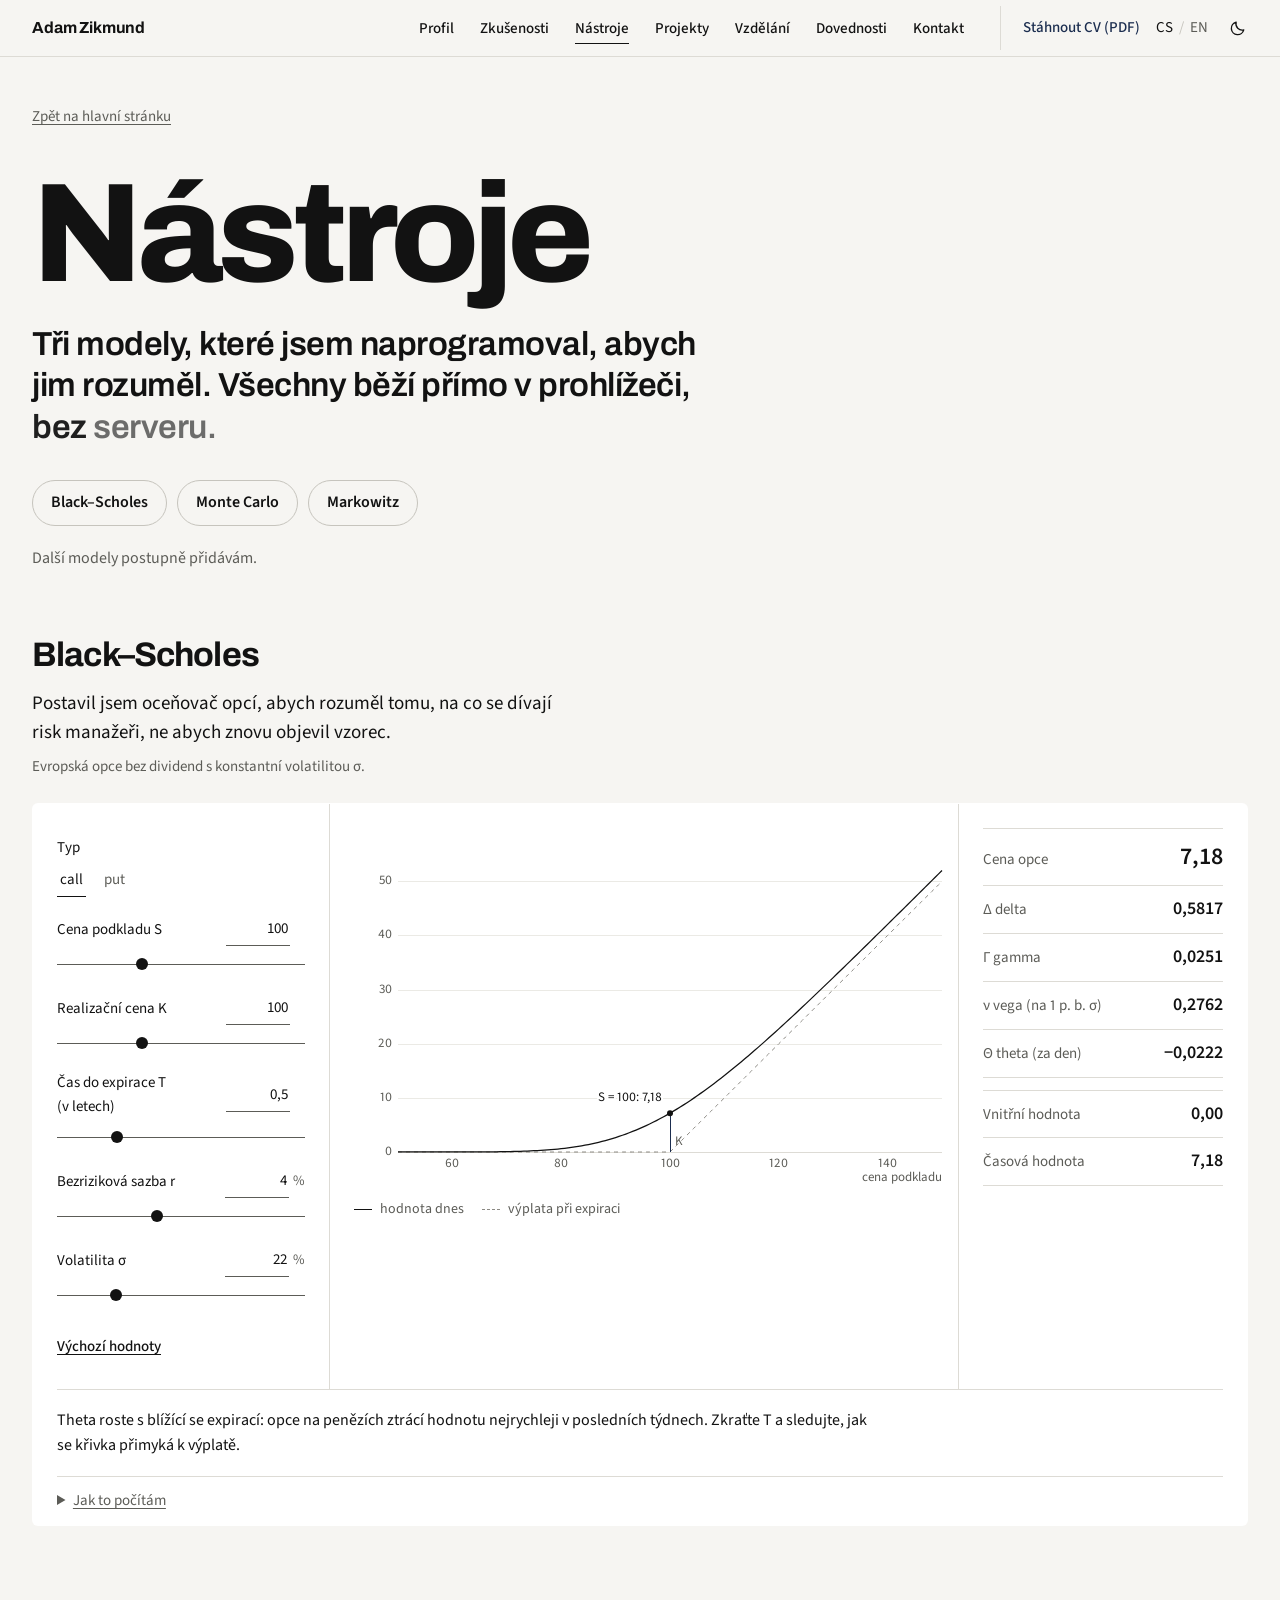
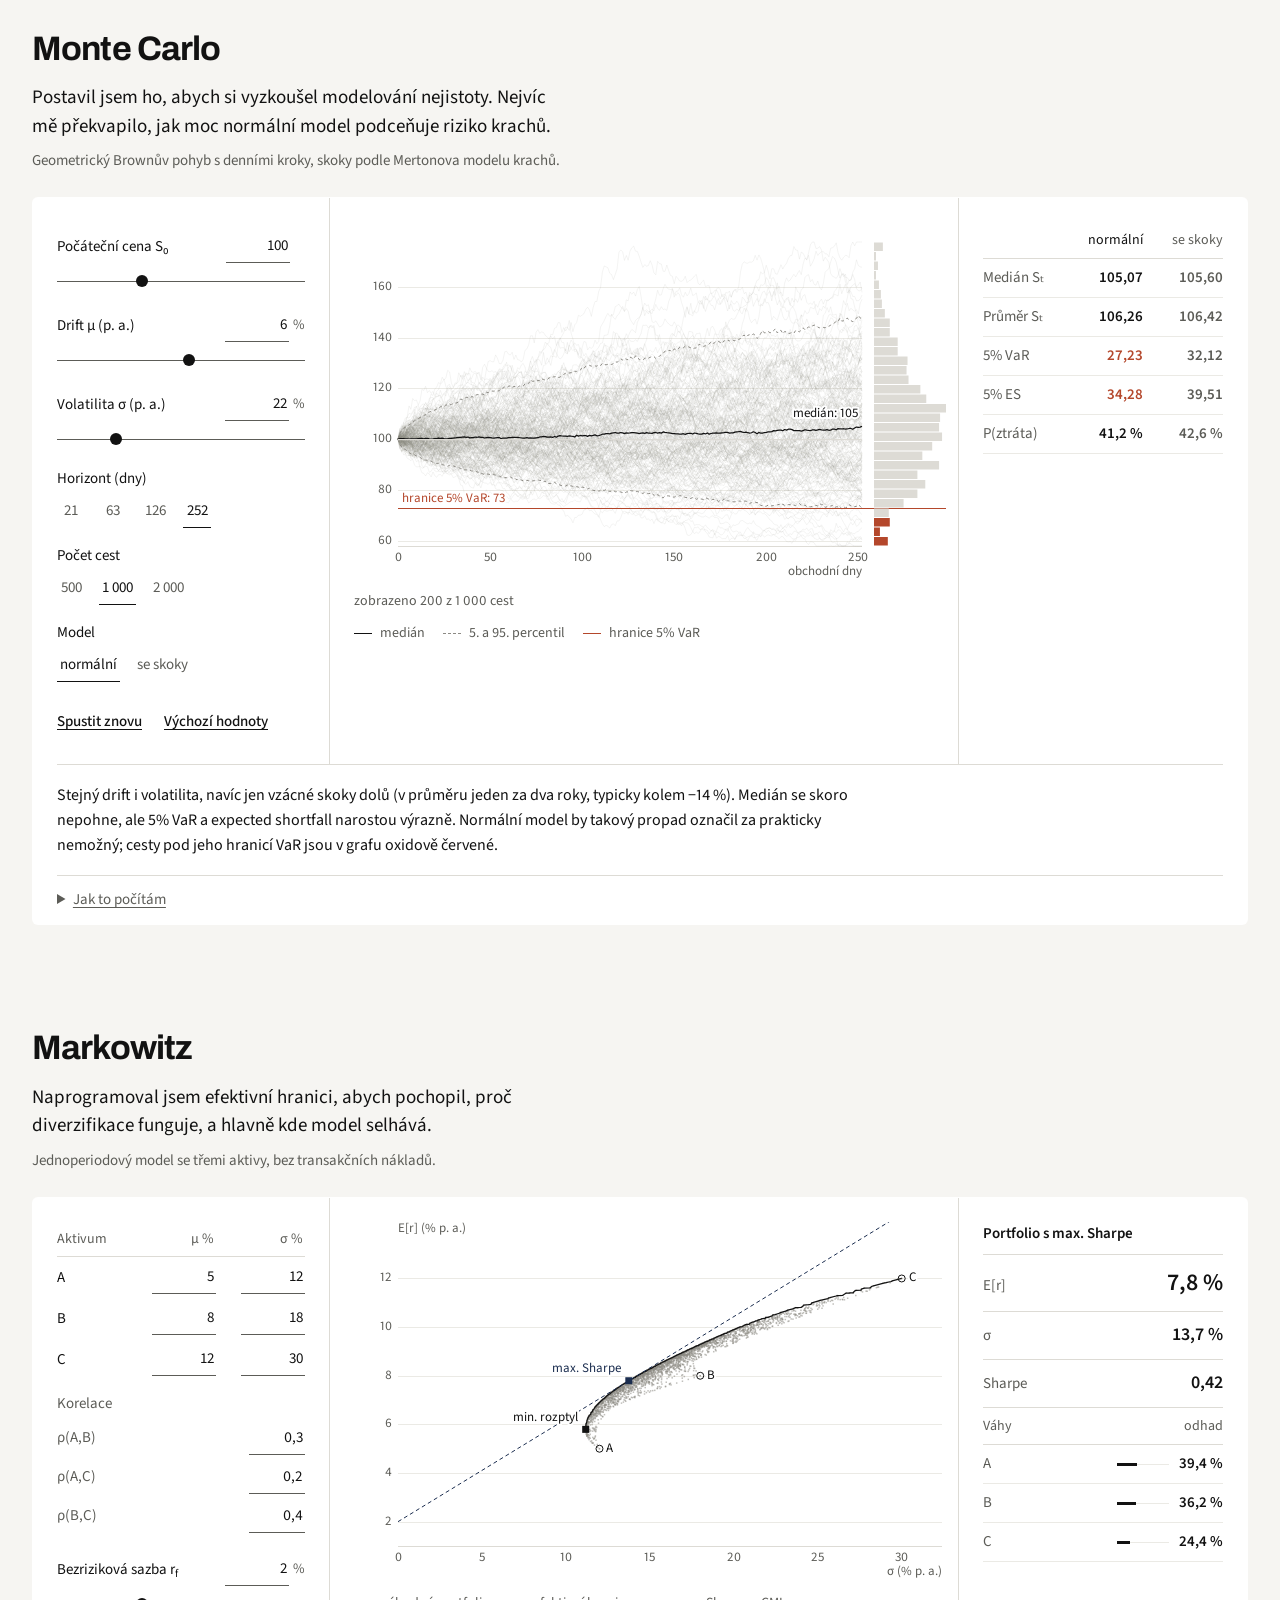
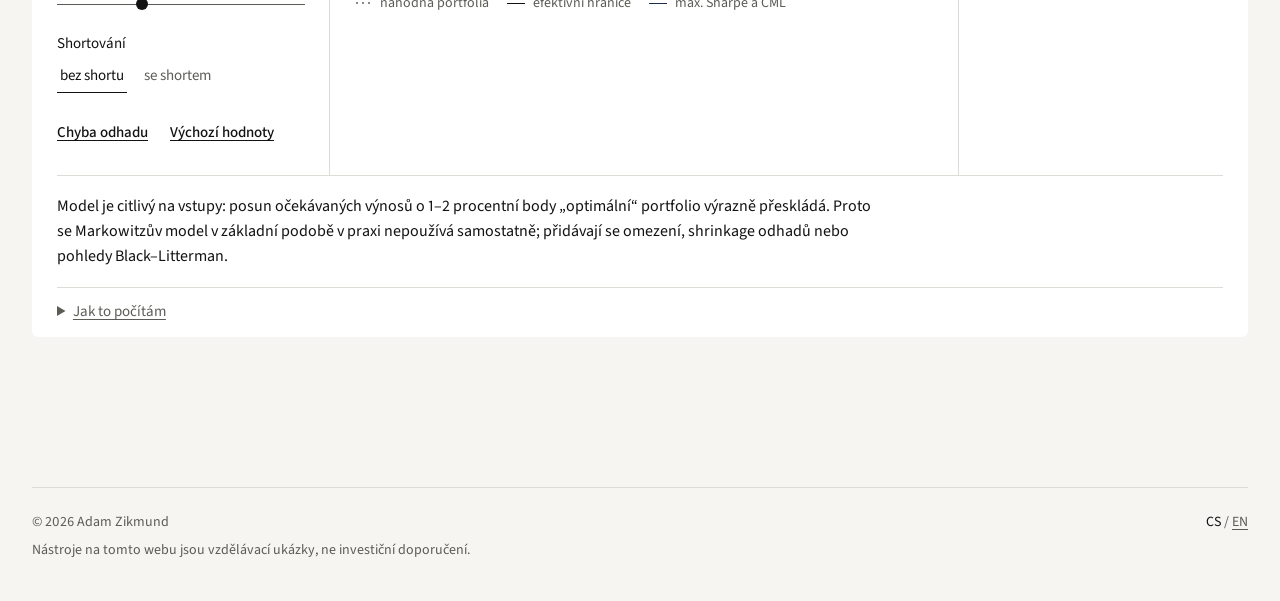
<file: nastroje/index.html>
<!doctype html>
<html lang="cs">
<head>
<meta charset="utf-8">
<meta name="viewport" content="width=device-width, initial-scale=1">
<title>Nástroje – Adam Zikmund</title>
<meta name="description" content="Interaktivní modely v prohlížeči: Black–Scholes s Greeks, Monte Carlo s 5% VaR a expected shortfall, Markowitzova efektivní hranice. Vzdělávací ukázky.">
<meta name="author" content="Adam Zikmund">
<meta name="color-scheme" content="light dark">
<meta name="theme-color" content="#f6f5f2" media="(prefers-color-scheme: light)">
<meta name="theme-color" content="#121211" media="(prefers-color-scheme: dark)">
<link rel="canonical" href="https://cv-seven-dusky-63.vercel.app/nastroje/">
<link rel="alternate" hreflang="cs" href="https://cv-seven-dusky-63.vercel.app/nastroje/">
<link rel="alternate" hreflang="en" href="https://cv-seven-dusky-63.vercel.app/en/tools/">
<link rel="alternate" hreflang="x-default" href="https://cv-seven-dusky-63.vercel.app/nastroje/">
<meta property="og:type" content="website">
<meta property="og:title" content="Nástroje – Adam Zikmund">
<meta property="og:description" content="Interaktivní modely v prohlížeči: Black–Scholes s Greeks, Monte Carlo s 5% VaR a expected shortfall, Markowitzova efektivní hranice. Vzdělávací ukázky.">
<meta property="og:url" content="https://cv-seven-dusky-63.vercel.app/nastroje/">
<meta property="og:locale" content="cs_CZ">
<link rel="icon" href="/assets/favicon.svg" type="image/svg+xml">
<link rel="preconnect" href="https://fonts.googleapis.com">
<link rel="preconnect" href="https://fonts.gstatic.com" crossorigin>
<link rel="stylesheet" href="https://fonts.googleapis.com/css2?family=Archivo:wght@500..900&family=Source+Sans+3:ital,wght@0,400;0,500;0,600;1,400&display=swap">
<link rel="stylesheet" href="/assets/css/site.css">
<link rel="stylesheet" href="/assets/css/variant-c.css">
<script>(function(){var d=document.documentElement;d.classList.add('js');try{var t=localStorage.getItem('theme');if(t==='dark'||t==='light'){d.setAttribute('data-theme',t);var m=document.querySelectorAll('meta[name="theme-color"]'),c,i;for(i=0;i<m.length;i++){if(/dark/.test(m[i].media||'')===(t==='dark'))c=m[i].content}if(c)for(i=0;i<m.length;i++)m[i].content=c}}catch(e){}setTimeout(function(){if(!d.classList.contains('motion-ready'))d.classList.add('motion-fail')},4000)})();</script>
<script src="/assets/js/site.js" defer></script>
<script src="/assets/js/quant.js" defer></script>
<script src="/assets/js/motion.js" defer></script>
</head>
<body class="page-tools">
<header class="site-header" id="top">
<a class="skip" href="#main">Přeskočit na obsah</a>
<nav class="nav" aria-label="Hlavní navigace">
  <a class="brand" href="/">Adam Zikmund</a>
  <button class="nav-toggle" type="button" aria-expanded="false" aria-controls="nav-menu"><span class="t-open">Obsah</span><span class="t-close">Zavřít</span></button>
  <div class="nav-menu" id="nav-menu">
    <ol class="nav-list">
      <li><a href="/#profil">Profil</a></li>
      <li><a href="/#zkusenosti">Zkušenosti</a></li>
      <li><a href="/nastroje/" class="is-active" aria-current="page">Nástroje</a></li>
      <li><a href="/#projekty">Projekty</a></li>
      <li><a href="/#vzdelani">Vzdělání</a></li>
      <li><a href="/#dovednosti">Dovednosti</a></li>
      <li><a href="/#kontakt">Kontakt</a></li>
    </ol>
    <span class="nav-lang" role="group" aria-label="Jazyk"><span class="is-current">CS</span><span class="sep" aria-hidden="true">/</span><a href="/en/tools/" hreflang="en" lang="en">EN</a></span>
  </div>
  <div class="nav-right">
    <a class="nav-cv" href="/cv/Adam-Zikmund-CV-CZ.pdf"><span class="t-long">Stáhnout CV (PDF)</span><span class="t-short">CV (PDF)</span></a>
    <span class="nav-lang" role="group" aria-label="Jazyk"><span class="is-current">CS</span><span class="sep" aria-hidden="true">/</span><a href="/en/tools/" hreflang="en" lang="en" title="English version">EN</a></span>
    <button class="theme-toggle" type="button" aria-pressed="false" aria-label="Tmavý režim" title="Tmavý režim" data-theme-toggle>
      <svg class="ico-moon" viewBox="0 0 20 20" width="18" height="18" aria-hidden="true" focusable="false"><path d="M16.4 12.1A7 7 0 0 1 7.9 3.6a7 7 0 1 0 8.5 8.5Z" fill="none" stroke="currentColor" stroke-width="1.5" stroke-linejoin="round"/></svg>
      <svg class="ico-sun" viewBox="0 0 20 20" width="18" height="18" aria-hidden="true" focusable="false"><circle cx="10" cy="10" r="3.3" fill="none" stroke="currentColor" stroke-width="1.5"/><path d="M10 2.4v2M10 15.6v2M2.4 10h2M15.6 10h2M4.6 4.6l1.4 1.4M14 14l1.4 1.4M4.6 15.4 6 14M14 6l1.4-1.4" fill="none" stroke="currentColor" stroke-width="1.5" stroke-linecap="round"/></svg>
    </button>
  </div>
</nav>
</header>
<main id="main">
<section class="page-head" aria-labelledby="page-title">
  <p class="crumb"><a href="/">Zpět na hlavní stránku</a></p>
  <h1 id="page-title" class="page-title"><span class="mw"><span>Nástroje</span></span></h1>
  <p class="page-intro" data-magic><span class="w">Tři</span> <span class="w">modely,</span> <span class="w">které</span> <span class="w">jsem</span> <span class="w">naprogramoval,</span> <span class="w">abych</span> <span class="w">jim</span> <span class="w">rozuměl.</span> <span class="w">Všechny</span> <span class="w">běží</span> <span class="w">přímo</span> <span class="w">v prohlížeči,</span> <span class="w">bez</span> <span class="w">serveru.</span></p>
  <nav class="page-index" aria-label="Modely"><ul><li><a href="#tool-bs">Black–Scholes</a></li><li><a href="#tool-mc">Monte Carlo</a></li><li><a href="#tool-mk">Markowitz</a></li></ul></nav>
  <p class="page-more">Další modely postupně přidávám.</p>
</section>
<section class="section section-tools">
  <div class="content">
    <div class="tools">
      <article class="tool" id="tool-bs" data-tool="bs" data-reveal="panel">
        <h2 class="tool-title">Black–Scholes</h2>
        <p class="tool-quote">Postavil jsem oceňovač opcí, abych rozuměl tomu, na co se dívají risk manažeři, ne abych znovu objevil vzorec.</p>
        <p class="tool-spec">Evropská opce bez dividend s konstantní volatilitou σ.</p>
        <div class="panel">
          <div class="panel-body">
            <form class="controls" aria-label="Vstupy: Black–Scholes" onsubmit="return false">
              <fieldset class="toggle" data-role="seg" data-name="type" data-default="call"><legend>Typ</legend><div class="toggle-options"><button type="button" data-value="call" aria-pressed="true">call</button><button type="button" data-value="put" aria-pressed="false">put</button></div></fieldset>
              <div class="ctl">
          <label class="ctl-label" id="bs-S-label" for="bs-S">Cena podkladu S</label>
          <span class="ctl-value"><input id="bs-S" type="text" inputmode="decimal" autocomplete="off" spellcheck="false" data-num name="S" min="50" max="200" step="1" value="100"><span class="unit" aria-hidden="true"></span></span>
          <input type="range" class="ctl-range" aria-labelledby="bs-S-label" data-sync="S" min="50" max="200" step="1" value="100" tabindex="-1">
        </div>
              <div class="ctl">
          <label class="ctl-label" id="bs-K-label" for="bs-K">Realizační cena K</label>
          <span class="ctl-value"><input id="bs-K" type="text" inputmode="decimal" autocomplete="off" spellcheck="false" data-num name="K" min="50" max="200" step="1" value="100"><span class="unit" aria-hidden="true"></span></span>
          <input type="range" class="ctl-range" aria-labelledby="bs-K-label" data-sync="K" min="50" max="200" step="1" value="100" tabindex="-1">
        </div>
              <div class="ctl">
          <label class="ctl-label" id="bs-T-label" for="bs-T">Čas do expirace T (v letech)</label>
          <span class="ctl-value"><input id="bs-T" type="text" inputmode="decimal" autocomplete="off" spellcheck="false" data-num name="T" min="0.05" max="2" step="0.05" value="0,5" data-decimals="2"><span class="unit" aria-hidden="true"></span></span>
          <input type="range" class="ctl-range" aria-labelledby="bs-T-label" data-sync="T" min="0.05" max="2" step="0.05" value="0.5" tabindex="-1">
        </div>
              <div class="ctl">
          <label class="ctl-label" id="bs-r-label" for="bs-r">Bezriziková sazba r</label>
          <span class="ctl-value"><input id="bs-r" type="text" inputmode="decimal" autocomplete="off" spellcheck="false" data-num name="r" min="0" max="10" step="0.25" value="4" data-decimals="2"><span class="unit">%</span></span>
          <input type="range" class="ctl-range" aria-labelledby="bs-r-label" data-sync="r" min="0" max="10" step="0.25" value="4" tabindex="-1">
        </div>
              <div class="ctl">
          <label class="ctl-label" id="bs-sigma-label" for="bs-sigma">Volatilita σ</label>
          <span class="ctl-value"><input id="bs-sigma" type="text" inputmode="decimal" autocomplete="off" spellcheck="false" data-num name="sigma" min="5" max="80" step="1" value="22" data-decimals="1"><span class="unit">%</span></span>
          <input type="range" class="ctl-range" aria-labelledby="bs-sigma-label" data-sync="sigma" min="5" max="80" step="1" value="22" tabindex="-1">
        </div>
              <div class="btn-row"><button type="button" class="text-btn" data-role="reset">Výchozí hodnoty</button></div>
            </form>
            <div class="chart">
              <canvas data-role="chart" role="img" aria-label="Graf hodnoty opce v závislosti na ceně podkladu s vyznačenou výplatou při expiraci a aktuální cenou"></canvas>
              <ul class="legend"><li><i class="sw sw-ink"></i>hodnota dnes</li><li><i class="sw sw-dash"></i>výplata při expiraci</li></ul>
              <noscript><p class="chart-noscript">Nástroje potřebují zapnutý JavaScript.</p></noscript>
            </div>
            <div class="readouts">
              <dl class="ro-list">
                <div class="ro ro-main"><dt>Cena opce</dt><dd data-out="price">–</dd></div>
                <div class="ro"><dt>Δ delta</dt><dd data-out="delta">–</dd></div>
                <div class="ro"><dt>Γ gamma</dt><dd data-out="gamma">–</dd></div>
                <div class="ro"><dt>ν vega (na 1 p. b. σ)</dt><dd data-out="vega">–</dd></div>
                <div class="ro ro-theta"><dt>Θ theta (za den)</dt><dd data-out="theta">–</dd></div>
                <div class="ro ro-sep"><dt>Vnitřní hodnota</dt><dd data-out="intrinsic">–</dd></div>
                <div class="ro"><dt>Časová hodnota</dt><dd data-out="timeValue">–</dd></div>
              </dl>
            </div>
          </div>
          <p class="visually-hidden" aria-live="polite" data-role="live"></p>
          <p class="insight">Theta roste s blížící se expirací: opce na penězích ztrácí hodnotu nejrychleji v posledních týdnech. Zkraťte T a sledujte, jak se křivka přimyká k výplatě.</p>
          <details class="method"><summary>Jak to počítám</summary><ul><li>C = S·N(d₁) − K·e^(−rT)·N(d₂); P = K·e^(−rT)·N(−d₂) − S·N(−d₁)</li><li>d₁ = [ln(S/K) + (r + σ²/2)·T] / (σ·√T); d₂ = d₁ − σ·√T</li><li>N(x) počítám přes erf (Abramowitz–Stegun 7.1.26, chyba pod 1,5·10⁻⁷).</li><li>Δ = N(d₁) pro call, N(d₁) − 1 pro put; Γ = φ(d₁)/(S·σ·√T); ν = S·φ(d₁)·√T / 100 (na 1 p. b. σ); Θ za den = Θ za rok / 365.</li><li>Předpoklady: evropské uplatnění, bez dividend, konstantní σ a r, spojité úročení.</li></ul></details>
        </div>
      </article>
      <article class="tool" id="tool-mc" data-tool="mc" data-reveal="panel">
        <h2 class="tool-title">Monte Carlo</h2>
        <p class="tool-quote">Postavil jsem ho, abych si vyzkoušel modelování nejistoty. Nejvíc mě překvapilo, jak moc normální model podceňuje riziko krachů.</p>
        <p class="tool-spec">Geometrický Brownův pohyb s denními kroky, skoky podle Mertonova modelu krachů.</p>
        <div class="panel">
          <div class="panel-body">
            <form class="controls" aria-label="Vstupy: Monte Carlo" onsubmit="return false">
              <div class="ctl">
          <label class="ctl-label" id="mc-S0-label" for="mc-S0">Počáteční cena S₀</label>
          <span class="ctl-value"><input id="mc-S0" type="text" inputmode="decimal" autocomplete="off" spellcheck="false" data-num name="S0" min="50" max="200" step="1" value="100"><span class="unit" aria-hidden="true"></span></span>
          <input type="range" class="ctl-range" aria-labelledby="mc-S0-label" data-sync="S0" min="50" max="200" step="1" value="100" tabindex="-1">
        </div>
              <div class="ctl">
          <label class="ctl-label" id="mc-mu-label" for="mc-mu">Drift μ (p. a.)</label>
          <span class="ctl-value"><input id="mc-mu" type="text" autocomplete="off" spellcheck="false" data-num name="mu" min="-10" max="20" step="0.5" value="6" data-decimals="1"><span class="unit">%</span></span>
          <input type="range" class="ctl-range" aria-labelledby="mc-mu-label" data-sync="mu" min="-10" max="20" step="0.5" value="6" tabindex="-1">
        </div>
              <div class="ctl">
          <label class="ctl-label" id="mc-sigma-label" for="mc-sigma">Volatilita σ (p. a.)</label>
          <span class="ctl-value"><input id="mc-sigma" type="text" inputmode="decimal" autocomplete="off" spellcheck="false" data-num name="sigma" min="5" max="80" step="1" value="22" data-decimals="1"><span class="unit">%</span></span>
          <input type="range" class="ctl-range" aria-labelledby="mc-sigma-label" data-sync="sigma" min="5" max="80" step="1" value="22" tabindex="-1">
        </div>
              <fieldset class="toggle" data-role="seg" data-name="horizon" data-default="252"><legend>Horizont (dny)</legend><div class="toggle-options"><button type="button" data-value="21" aria-pressed="false">21</button><button type="button" data-value="63" aria-pressed="false">63</button><button type="button" data-value="126" aria-pressed="false">126</button><button type="button" data-value="252" aria-pressed="true">252</button></div></fieldset>
              <fieldset class="toggle" data-role="seg" data-name="paths" data-default="1000"><legend>Počet cest</legend><div class="toggle-options"><button type="button" data-value="500" aria-pressed="false">500</button><button type="button" data-value="1000" aria-pressed="true">1 000</button><button type="button" data-value="2000" aria-pressed="false">2 000</button></div></fieldset>
              <fieldset class="toggle" data-role="seg" data-name="dist" data-default="normal"><legend>Model</legend><div class="toggle-options"><button type="button" data-value="normal" aria-pressed="true">normální</button><button type="button" data-value="jump" aria-pressed="false">se skoky</button></div></fieldset>
              <div class="btn-row"><button type="button" class="text-btn" data-role="reseed">Spustit znovu</button><button type="button" class="text-btn" data-role="reset">Výchozí hodnoty</button></div>
            </form>
            <div class="chart">
              <canvas data-role="chart" role="img" aria-label="Graf simulovaných cest ceny s mediánem, percentily a hranicí 5% VaR; vpravo histogram koncových hodnot"></canvas>
              <p class="chart-note" data-out="shown"></p>
              <ul class="legend"><li><i class="sw sw-ink"></i>medián</li><li><i class="sw sw-dash"></i>5. a 95. percentil</li><li><i class="sw sw-oxide"></i>hranice 5% VaR</li><li data-role="legend-normal" hidden><i class="sw sw-oxide-dash"></i>hranice VaR normálního modelu</li></ul>
              <noscript><p class="chart-noscript">Nástroje potřebují zapnutý JavaScript.</p></noscript>
            </div>
            <div class="readouts">
              <table class="ro-table">
                <thead><tr><th scope="col"><span class="visually-hidden">Výstupy</span></th><th scope="col" data-col="normal">normální</th><th scope="col" data-col="jump">se skoky</th></tr></thead>
                <tbody>
                  <tr><th scope="row">Medián Sₜ</th><td data-out="median-n">–</td><td data-out="median-t">–</td></tr>
                  <tr><th scope="row">Průměr Sₜ</th><td data-out="mean-n">–</td><td data-out="mean-t">–</td></tr>
                  <tr class="is-oxide"><th scope="row">5% VaR</th><td data-out="var-n">–</td><td data-out="var-t">–</td></tr>
                  <tr class="is-oxide"><th scope="row">5% ES</th><td data-out="es-n">–</td><td data-out="es-t">–</td></tr>
                  <tr><th scope="row">P(ztráta)</th><td data-out="ploss-n">–</td><td data-out="ploss-t">–</td></tr>
                  <tr class="row-delta" data-role="var-delta" hidden><th scope="row">VaR vs. normální</th><td></td><td data-out="varDelta">–</td></tr>
                  <tr class="row-delta" data-role="var-delta" hidden><th scope="row">ES vs. normální</th><td></td><td data-out="esDelta">–</td></tr>
                </tbody>
              </table>
            </div>
          </div>
          <p class="visually-hidden" aria-live="polite" data-role="live"></p>
          <p class="insight">Stejný drift i volatilita, navíc jen vzácné skoky dolů (v průměru jeden za dva roky, typicky kolem −14 %). Medián se skoro nepohne, ale 5% VaR a expected shortfall narostou výrazně. Normální model by takový propad označil za prakticky nemožný; cesty pod jeho hranicí VaR jsou v grafu oxidově červené.</p>
          <details class="method"><summary>Jak to počítám</summary><ul><li>Sₜ₊Δₜ = Sₜ · exp[(μ − σ²/2)·Δt + σ·√Δt · z], Δt = 1/252 (denní krok), z ~ N(0; 1) přes Box–Muller.</li><li>Model se skoky (Merton 1976): s pravděpodobností λ·Δt za den přijde skok exp(J), J ~ N(−0,15; 0,10²), λ = 0,5 za rok; drift je o λ·κ·Δt kompenzován (κ = e^(μ<sub>J</sub> + σ<sub>J</sub>²/2) − 1), aby očekávaná cena zůstala stejná.</li><li>5% VaR = S₀ − 5. percentil koncových hodnot; 5% ES = S₀ − průměr nejhorších 5 % koncových hodnot; P(ztráta) = podíl cest s Sₜ &lt; S₀.</li><li>Oba modely se počítají vždy, ze stejného semínka, aby šly sloupce porovnat; graf ukazuje zvolený model.</li><li>Poznámka: Studentovo t na denních krocích se za delší horizont zprůměruje (CLT) a koncové rozdělení se blíží normálnímu; proto krachy modeluji skoky.</li></ul></details>
        </div>
      </article>
      <article class="tool" id="tool-mk" data-tool="mk" data-reveal="panel">
        <h2 class="tool-title">Markowitz</h2>
        <p class="tool-quote">Naprogramoval jsem efektivní hranici, abych pochopil, proč diverzifikace funguje, a hlavně kde model selhává.</p>
        <p class="tool-spec">Jednoperiodový model se třemi aktivy, bez transakčních nákladů.</p>
        <div class="panel">
          <div class="panel-body">
            <form class="controls" aria-label="Vstupy: Markowitz" onsubmit="return false">
              <table class="assets"><caption class="visually-hidden">Aktiva</caption>
                <thead><tr><th scope="col">Aktivum</th><th scope="col">μ %</th><th scope="col">σ %</th></tr></thead>
                <tbody>
                  <tr><th scope="row">A</th><td><input type="text" inputmode="decimal" autocomplete="off" spellcheck="false" data-num name="mu1" min="0" max="20" step="0.5" value="5" data-decimals="1" aria-label="Aktivum A: μ (%)"></td><td><input type="text" inputmode="decimal" autocomplete="off" spellcheck="false" data-num name="sg1" min="5" max="60" step="1" value="12" data-decimals="0" aria-label="Aktivum A: σ (%)"></td></tr>
                  <tr><th scope="row">B</th><td><input type="text" inputmode="decimal" autocomplete="off" spellcheck="false" data-num name="mu2" min="0" max="20" step="0.5" value="8" data-decimals="1" aria-label="Aktivum B: μ (%)"></td><td><input type="text" inputmode="decimal" autocomplete="off" spellcheck="false" data-num name="sg2" min="5" max="60" step="1" value="18" data-decimals="0" aria-label="Aktivum B: σ (%)"></td></tr>
                  <tr><th scope="row">C</th><td><input type="text" inputmode="decimal" autocomplete="off" spellcheck="false" data-num name="mu3" min="0" max="20" step="0.5" value="12" data-decimals="1" aria-label="Aktivum C: μ (%)"></td><td><input type="text" inputmode="decimal" autocomplete="off" spellcheck="false" data-num name="sg3" min="5" max="60" step="1" value="30" data-decimals="0" aria-label="Aktivum C: σ (%)"></td></tr>
                </tbody>
              </table>
              <div class="corr" role="group" aria-label="Korelace"><span class="ctl-label">Korelace</span>
                <label>ρ(A,B) <input type="text" autocomplete="off" spellcheck="false" data-num name="r12" min="-0.9" max="0.95" step="0.05" value="0,3" data-decimals="2"></label>
                <label>ρ(A,C) <input type="text" autocomplete="off" spellcheck="false" data-num name="r13" min="-0.9" max="0.95" step="0.05" value="0,2" data-decimals="2"></label>
                <label>ρ(B,C) <input type="text" autocomplete="off" spellcheck="false" data-num name="r23" min="-0.9" max="0.95" step="0.05" value="0,4" data-decimals="2"></label>
              </div>
              <div class="ctl">
          <label class="ctl-label" id="mk-rf-label" for="mk-rf">Bezriziková sazba r<sub>f</sub></label>
          <span class="ctl-value"><input id="mk-rf" type="text" inputmode="decimal" autocomplete="off" spellcheck="false" data-num name="rf" min="0" max="6" step="0.25" value="2" data-decimals="2"><span class="unit">%</span></span>
          <input type="range" class="ctl-range" aria-labelledby="mk-rf-label" data-sync="rf" min="0" max="6" step="0.25" value="2" tabindex="-1">
        </div>
              <fieldset class="toggle" data-role="seg" data-name="short" data-default="none"><legend>Shortování</legend><div class="toggle-options"><button type="button" data-value="none" aria-pressed="true">bez shortu</button><button type="button" data-value="short" aria-pressed="false">se shortem</button></div></fieldset>
              <div class="btn-row"><button type="button" class="text-btn btn-error" data-role="error" aria-pressed="false">Chyba odhadu</button><button type="button" class="text-btn" data-role="reset">Výchozí hodnoty</button></div>
            </form>
            <div class="chart">
              <canvas data-role="chart" role="img" aria-label="Bodový graf portfolií v rovině riziko a výnos s efektivní hranicí, portfoliem s minimálním rozptylem a portfoliem s nejvyšším Sharpeho poměrem"></canvas>
              <p class="chart-note" data-role="error-caption" hidden>Takto citlivá je hranice na odhad vstupů.</p>
              <p class="chart-note is-warn" data-role="psd-note" hidden></p>
              <p class="chart-note is-warn" data-role="no-tangency" hidden>Žádné portfolio nepřekoná bezrizikovou sazbu, tečné portfolio proto neexistuje.</p>
              <ul class="legend"><li><i class="sw sw-cloud"></i>náhodná portfolia</li><li><i class="sw sw-ink"></i>efektivní hranice</li><li><i class="sw sw-navy"></i>max. Sharpe a CML</li><li class="legend-ghost" hidden><i class="sw sw-oxide"></i>hranice při chybě odhadu</li></ul>
              <noscript><p class="chart-noscript">Nástroje potřebují zapnutý JavaScript.</p></noscript>
            </div>
            <div class="readouts">
              <p class="ro-title">Portfolio s max. Sharpe</p>
              <dl class="ro-list">
                <div class="ro ro-main"><dt>E[r]</dt><dd data-out="ret">–</dd></div>
                <div class="ro"><dt>σ</dt><dd data-out="risk">–</dd></div>
                <div class="ro"><dt>Sharpe</dt><dd data-out="sharpe">–</dd></div>
              </dl>
              <table class="weights">
                <thead><tr><th scope="col">Váhy</th><th scope="col">odhad</th><th scope="col" class="col-err" hidden>± chyba</th></tr></thead>
                <tbody>
                  <tr><th scope="row">A</th><td><span class="wbar" aria-hidden="true"><i data-bar="0"></i></span><span data-out="w1">–</span></td><td class="col-err" hidden data-out="e1">–</td></tr>
                  <tr><th scope="row">B</th><td><span class="wbar" aria-hidden="true"><i data-bar="1"></i></span><span data-out="w2">–</span></td><td class="col-err" hidden data-out="e2">–</td></tr>
                  <tr><th scope="row">C</th><td><span class="wbar" aria-hidden="true"><i data-bar="2"></i></span><span data-out="w3">–</span></td><td class="col-err" hidden data-out="e3">–</td></tr>
                </tbody>
              </table>
            </div>
          </div>
          <p class="visually-hidden" aria-live="polite" data-role="live"></p>
          <p class="insight">Model je citlivý na vstupy: posun očekávaných výnosů o 1–2 procentní body „optimální“ portfolio výrazně přeskládá. Proto se Markowitzův model v základní podobě v praxi nepoužívá samostatně; přidávají se omezení, shrinkage odhadů nebo pohledy Black–Litterman.</p>
          <details class="method"><summary>Jak to počítám</summary><ul><li>E[r<sub>p</sub>] = Σ w<sub>i</sub>·μ<sub>i</sub>; σ<sub>p</sub>² = Σ<sub>i</sub> Σ<sub>j</sub> w<sub>i</sub>·w<sub>j</sub>·ρ<sub>ij</sub>·σ<sub>i</sub>·σ<sub>j</sub>; Sharpe = (E[r<sub>p</sub>] − r<sub>f</sub>) / σ<sub>p</sub>; Σ w<sub>i</sub> = 1, bez shortu w<sub>i</sub> ≥ 0.</li><li>Hranice = horní obálka 3 000 náhodných portfolií (bez shortu váhy z normalizovaných |N(0,1)|, se shortem z N(0,1) omezené na [−1; 2]) doplněná o dvojice aktiv.</li><li>Chyba odhadu: 20 scénářů s μ<sub>i</sub> ± 1,5 p. b. a σ<sub>i</sub> ± 10 % (pevné semínko); vykreslí se jejich hranice a jako ± se uvádí polovina rozpětí vah max-Sharpe portfolia.</li><li>Tři zadané korelace musí tvořit pozitivně definitní matici; vyžaduji, aby její nejmenší vlastní číslo bylo aspoň 0,05. Pokud ne, zmenšuji všechny tři korelace stejným koeficientem, dokud podmínka neplatí, a upozorním na to pod grafem.</li><li>Předpoklady: jedno období, bez transakčních nákladů; vstupy jsou samy odhadem.</li></ul></details>
        </div>
      </article>
    </div>
    <script type="application/json" id="quant-ui">{"bs":{"type":"Typ","call":"call","put":"put","S":"Cena podkladu S","K":"Realizační cena K","T":"Čas do expirace T (v letech)","r":"Bezriziková sazba r","sigma":"Volatilita σ","unitYears":"","unitPct":"%","price":"Cena opce","delta":"Δ delta","gamma":"Γ gamma","vega":"ν vega (na 1 p. b. σ)","theta":"Θ theta (za den)","intrinsic":"Vnitřní hodnota","timeValue":"Časová hodnota","legendValue":"hodnota dnes","legendPayoff":"výplata při expiraci","axisX":"cena podkladu","aria":"Graf hodnoty opce v závislosti na ceně podkladu s vyznačenou výplatou při expiraci a aktuální cenou","live":"Cena opce {price}, delta {delta}, theta {theta} za den."},"mc":{"S0":"Počáteční cena S₀","mu":"Drift μ (p. a.)","sigma":"Volatilita σ (p. a.)","horizon":"Horizont (dny)","days":"dní","paths":"Počet cest","dist":"Model","normal":"normální","fat":"se skoky","rerun":"Spustit znovu","unitPct":"%","colNormal":"normální","colFat":"se skoky","median":"Medián Sₜ","mean":"Průměr Sₜ","var":"5% VaR","ploss":"P(ztráta)","varDelta":"VaR vs. normální","shown":"zobrazeno {shown} z {total} cest","legendMedian":"medián","legendVar":"hranice 5% VaR","legendS0":"S₀","legendPct":"5. a 95. percentil","axisX":"obchodní dny","aria":"Graf simulovaných cest ceny s mediánem, percentily a hranicí 5% VaR; vpravo histogram koncových hodnot","live":"Medián koncové ceny {median}, 5% VaR {var}, expected shortfall {es}, pravděpodobnost ztráty {ploss}.","es":"5% ES","esDelta":"ES vs. normální","legendVarNormal":"hranice VaR normálního modelu"},"mk":{"assets":"Aktiva","asset":"Aktivum","names":["A","B","C"],"mu":"μ","sigma":"σ","corr":"Korelace","rho":"ρ","rf":"Bezriziková sazba r_f","short":"Shortování","noShort":"bez shortu","withShort":"se shortem","error":"Chyba odhadu","unitPct":"%","maxSharpe":"Portfolio s max. Sharpe","ret":"E[r]","risk":"σ","sharpe":"Sharpe","weights":"Váhy","colEstimate":"odhad","colError":"± chyba","legendCloud":"náhodná portfolia","legendFrontier":"efektivní hranice","legendMin":"min. rozptyl","legendMax":"max. Sharpe","legendCml":"CML","legendGhost":"hranice při chybě odhadu","axisX":"σ (% p. a.)","axisY":"E[r] (% p. a.)","caption":"Takto citlivá je hranice na odhad vstupů.","aria":"Bodový graf portfolií v rovině riziko a výnos s efektivní hranicí, portfoliem s minimálním rozptylem a portfoliem s nejvyšším Sharpeho poměrem","live":"Portfolio s nejvyšším Sharpeho poměrem: výnos {ret}, riziko {risk}, Sharpe {sharpe}.","psdNote":"Zadané korelace jsou vzájemně nekonzistentní nebo téměř singulární, proto je zmenšuji koeficientem {c}.","noTangency":"Žádné portfolio nepřekoná bezrizikovou sazbu, tečné portfolio proto neexistuje."}}</script>
  </div>
</section>
</main>
<footer class="site-footer">
  <p>© 2026 Adam Zikmund</p>
  <p class="footer-note">Nástroje na tomto webu jsou vzdělávací ukázky, ne investiční doporučení.</p>
  <p class="footer-lang"><span class="is-current">CS</span> / <a href="/en/tools/" hreflang="en" lang="en">EN</a></p>
</footer>
</body>
</html>
</file>
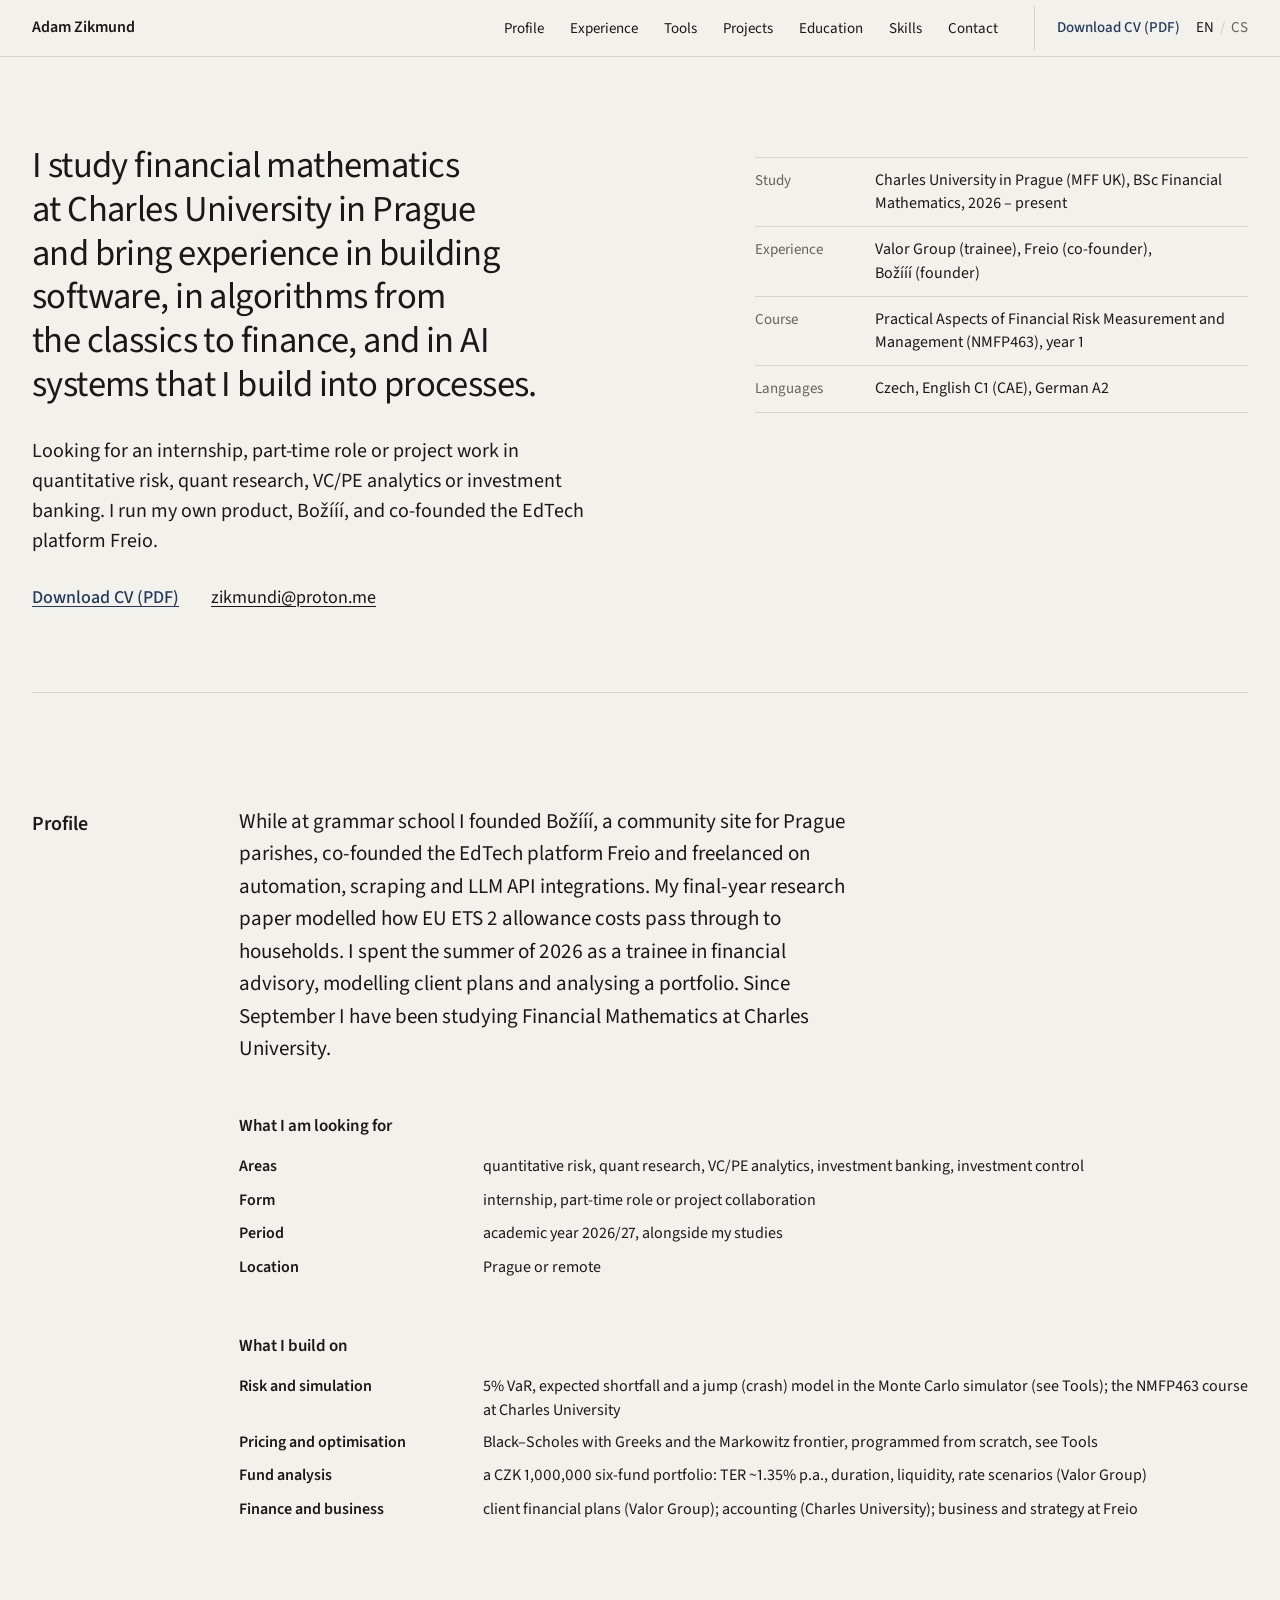
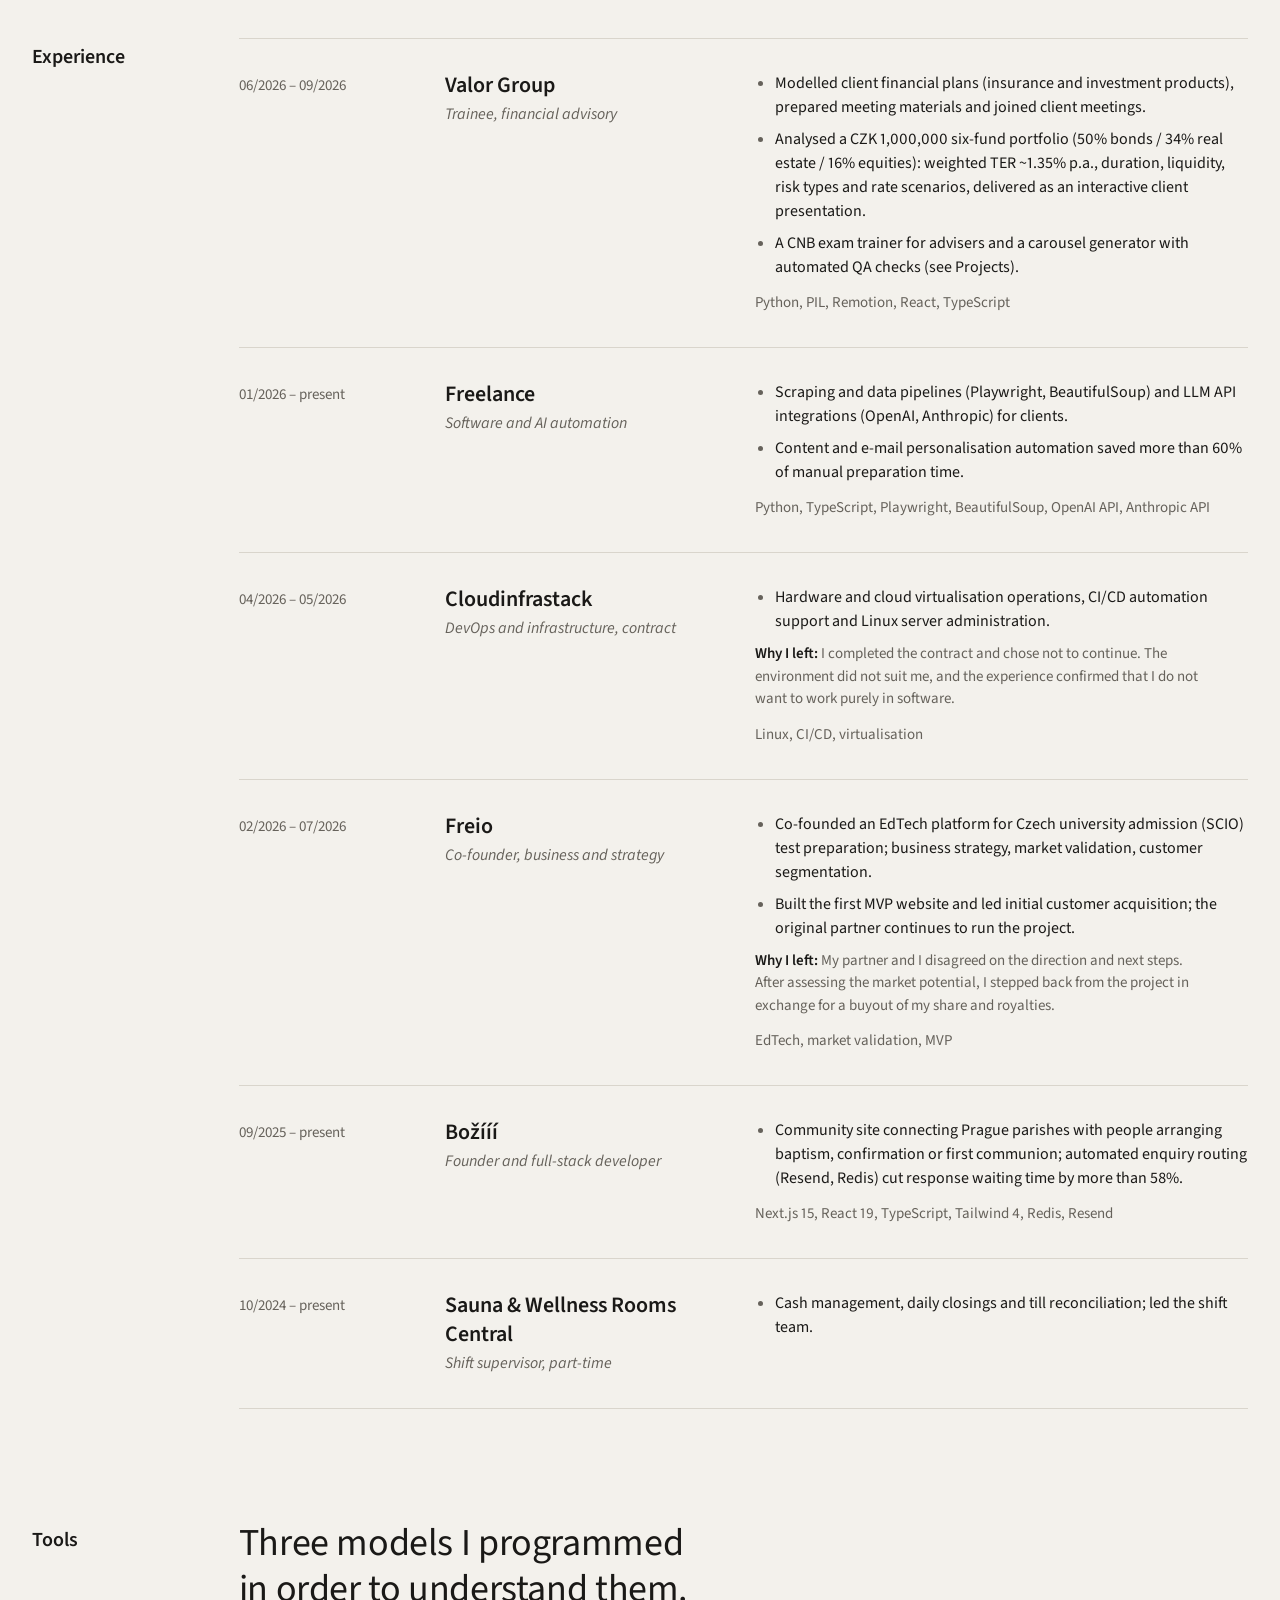
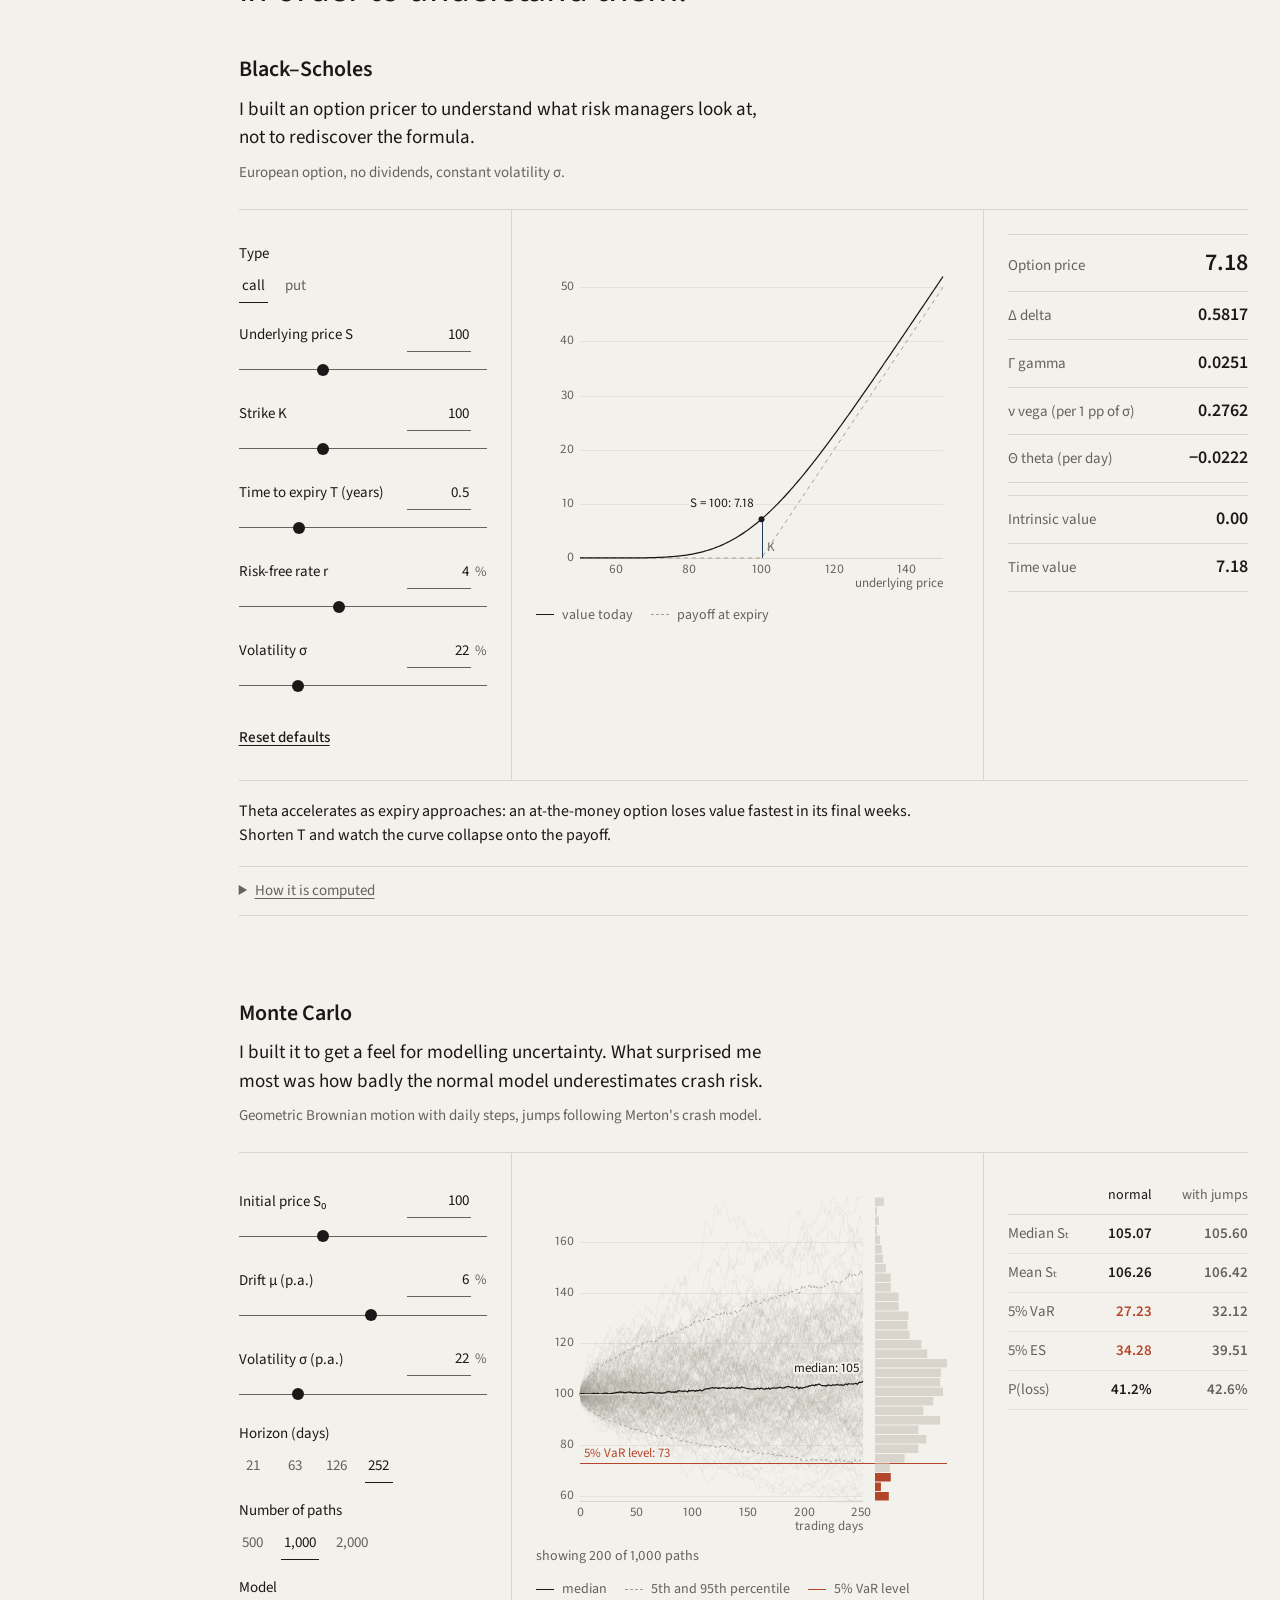
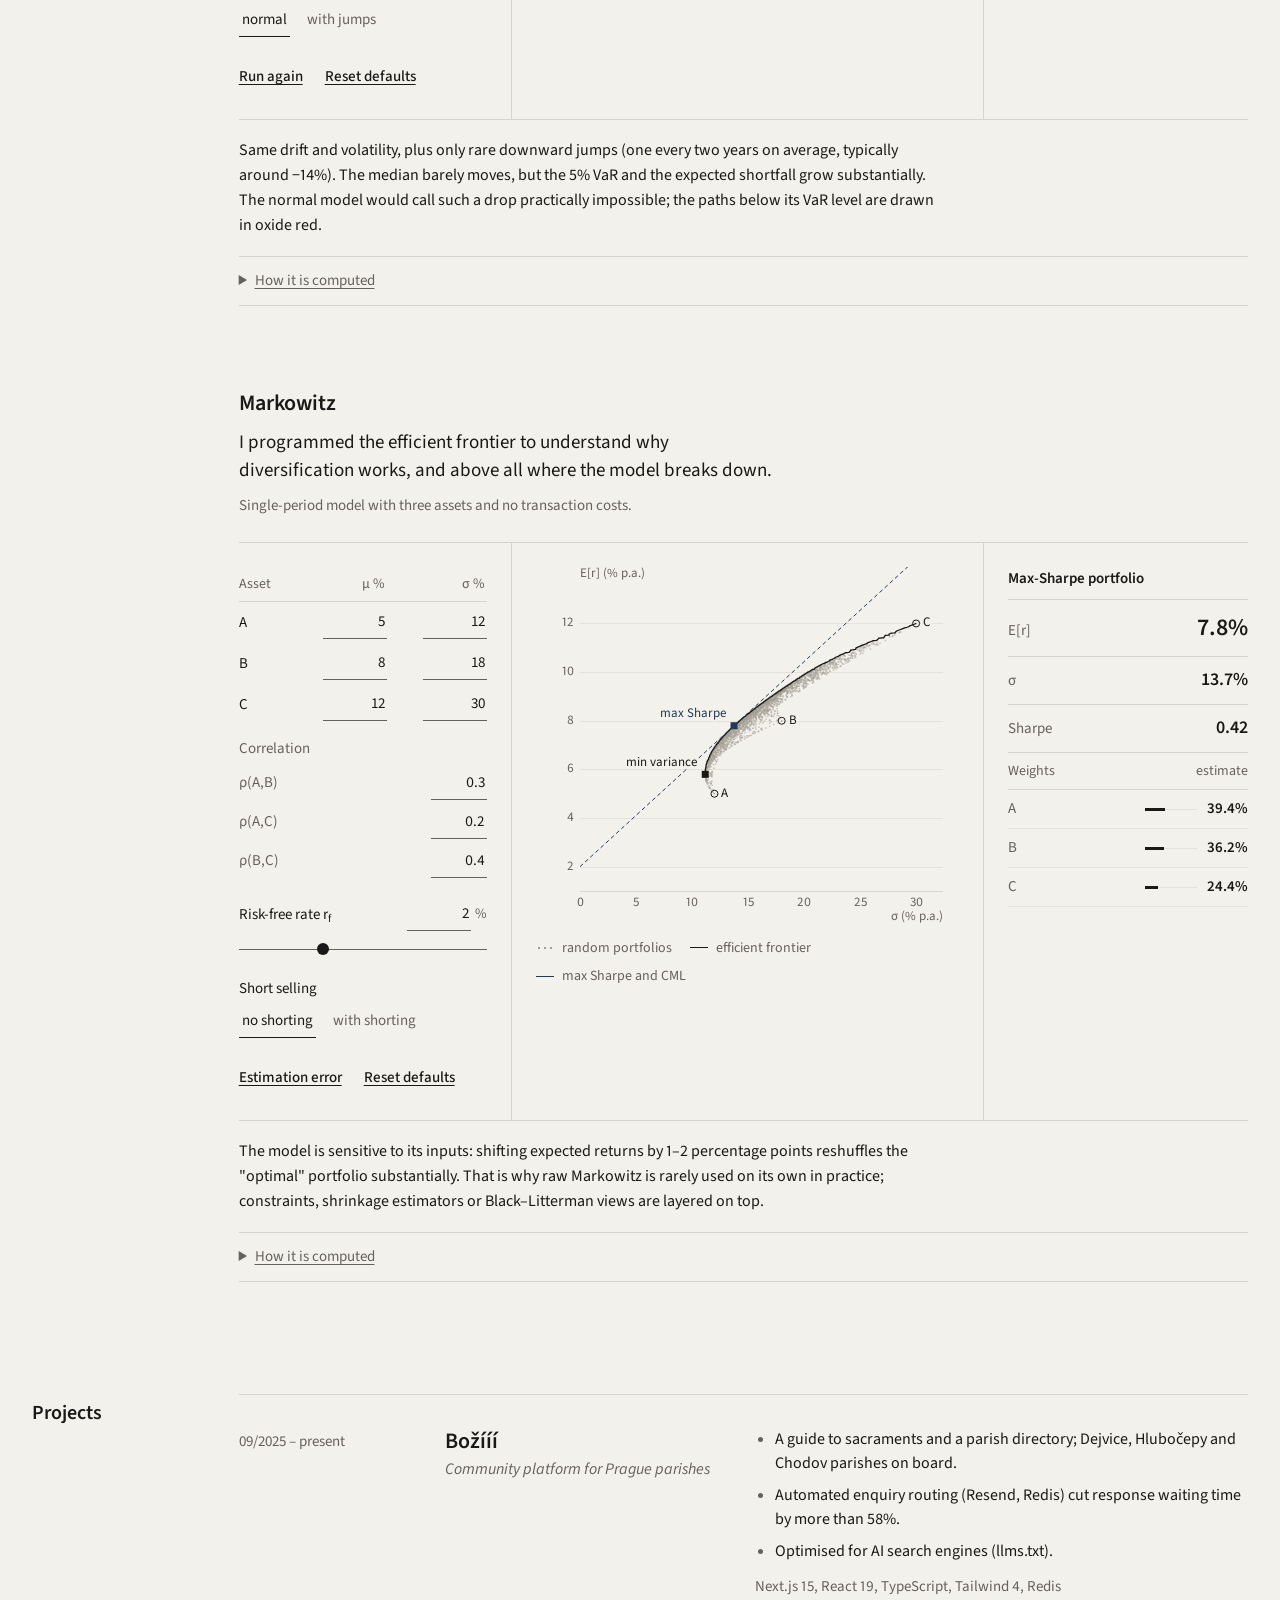
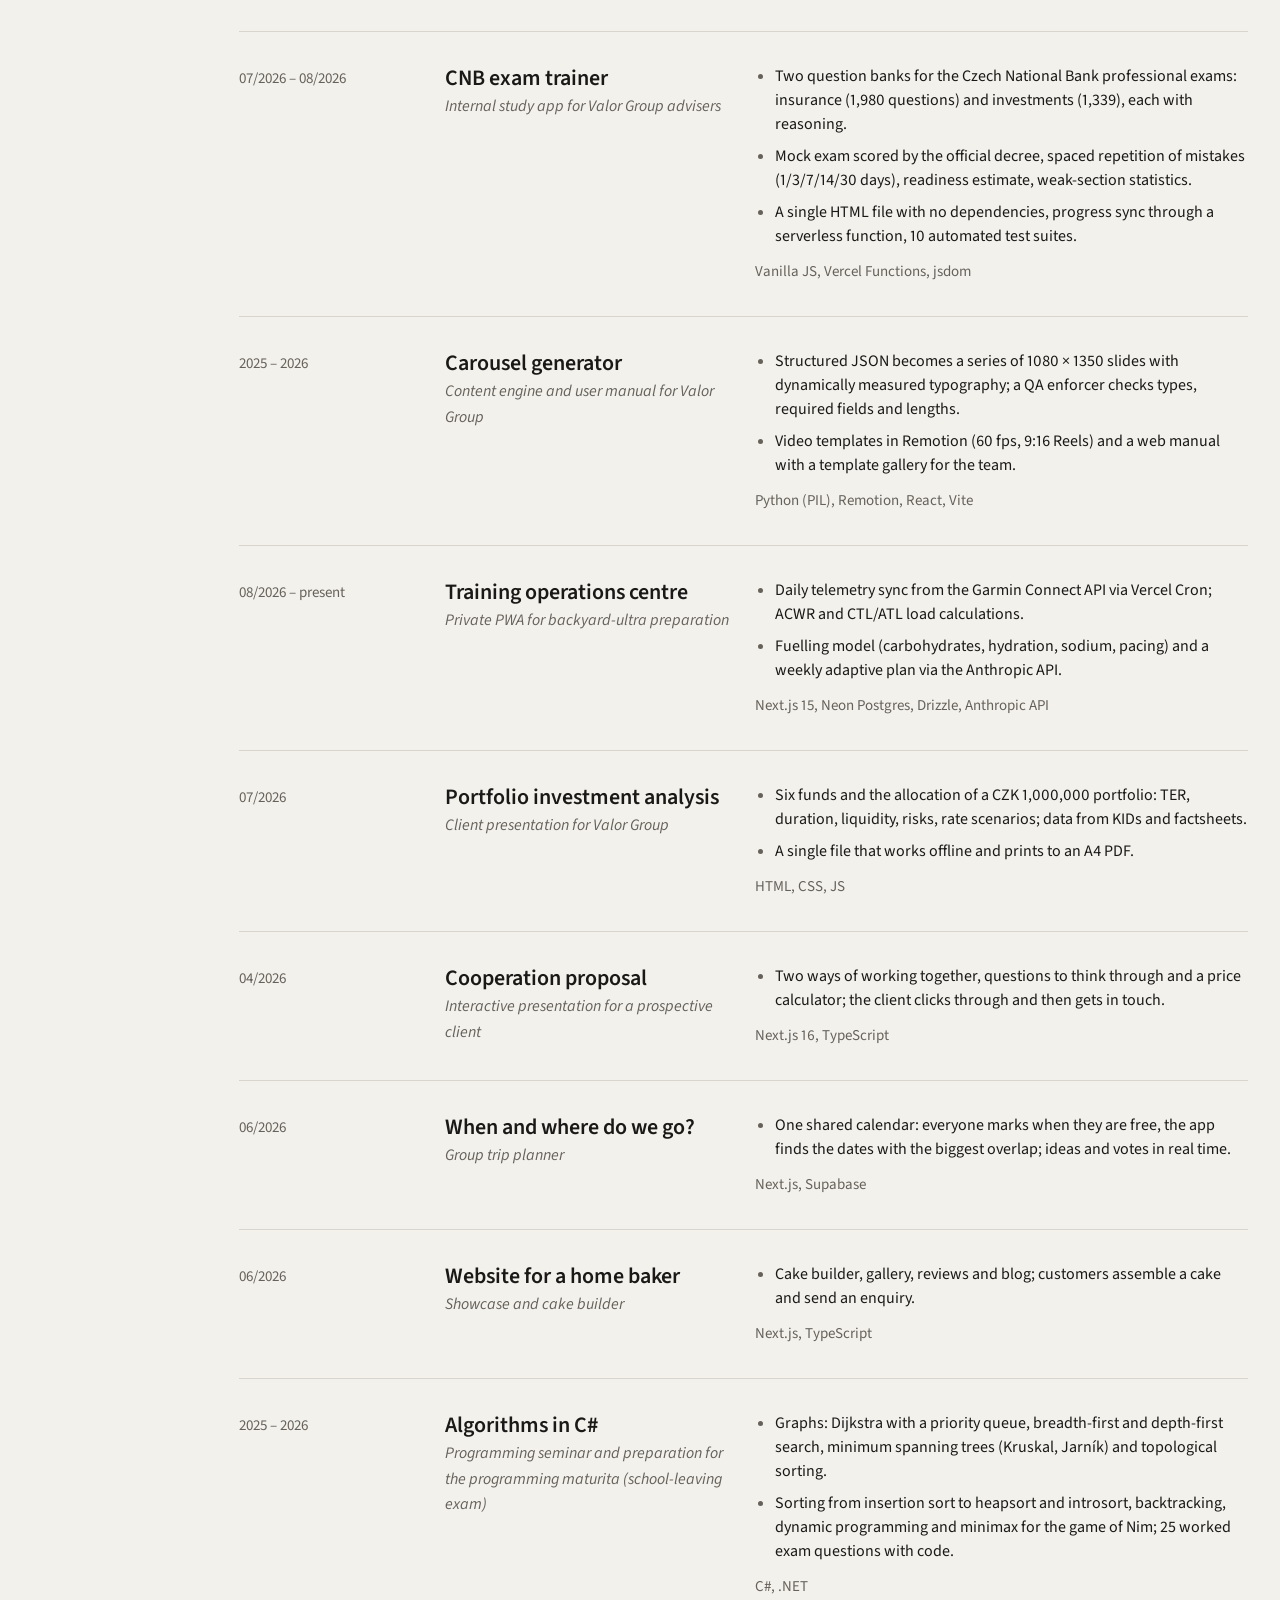
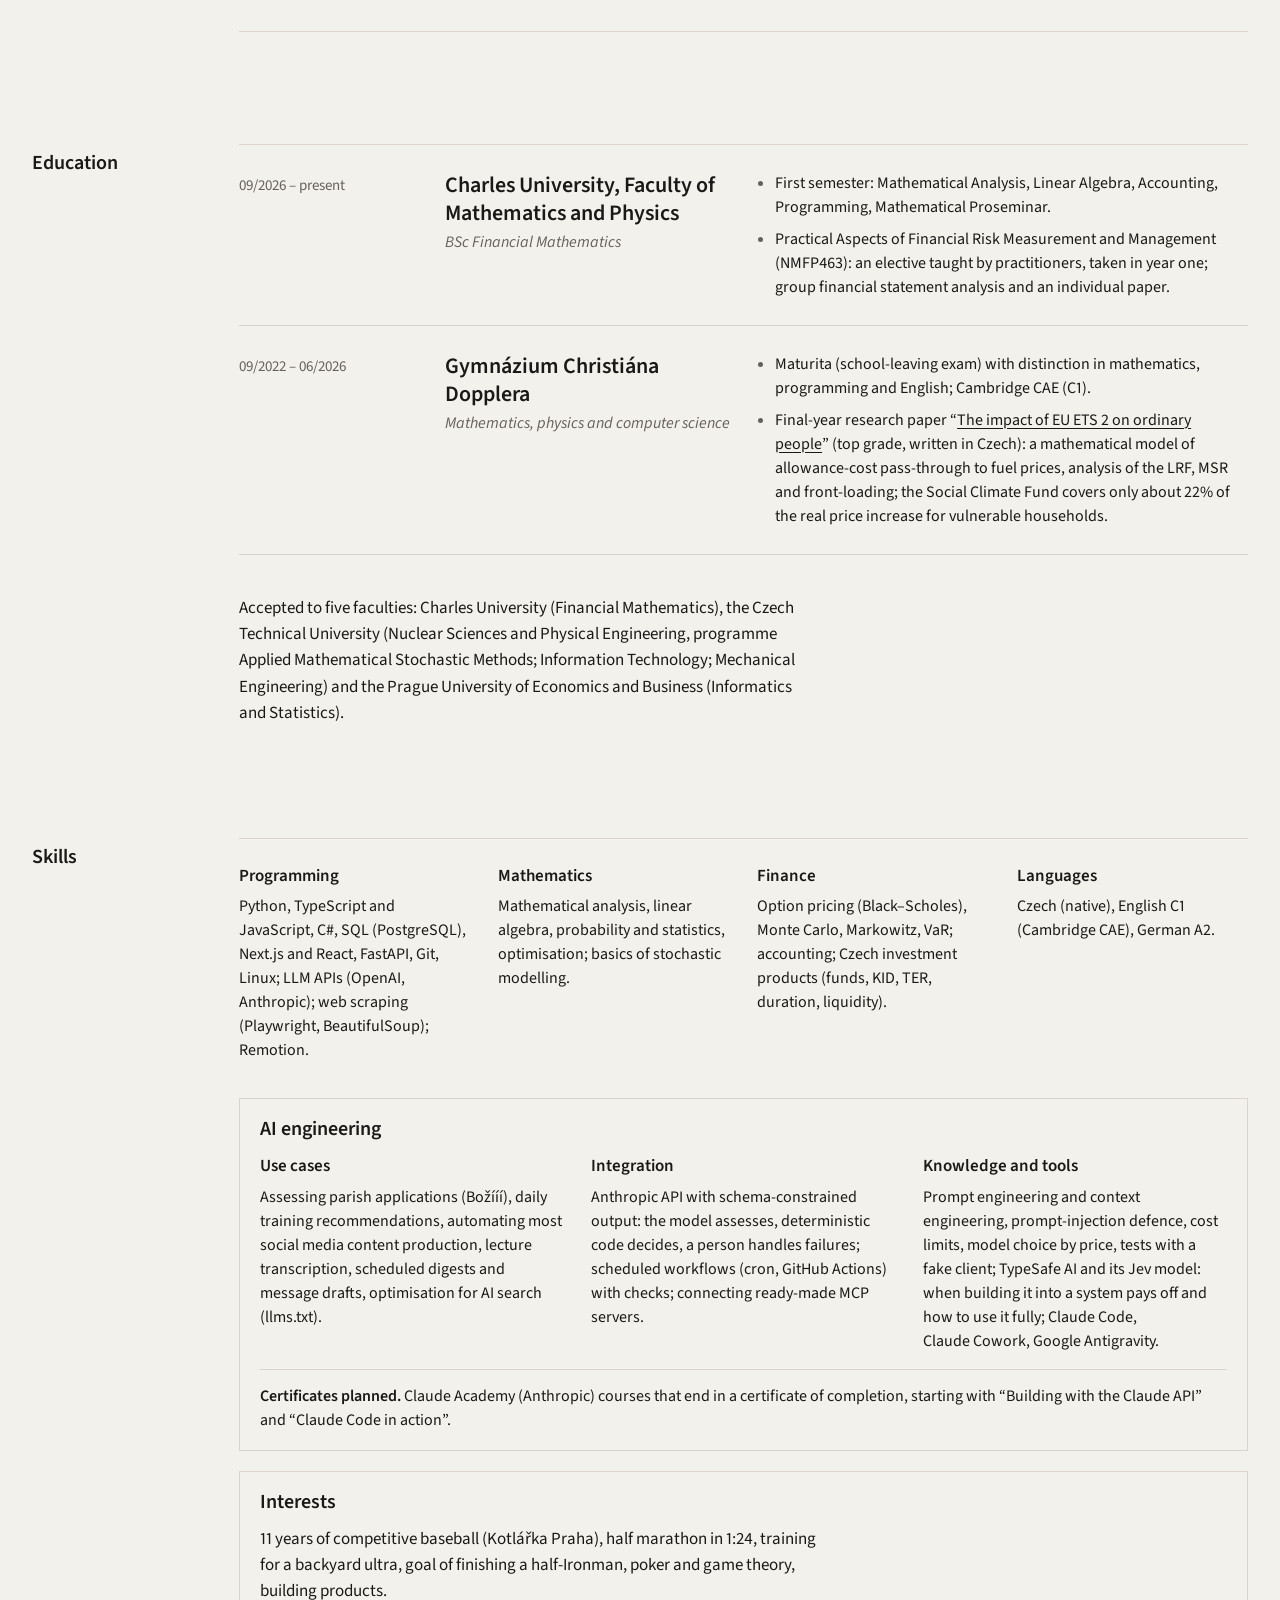
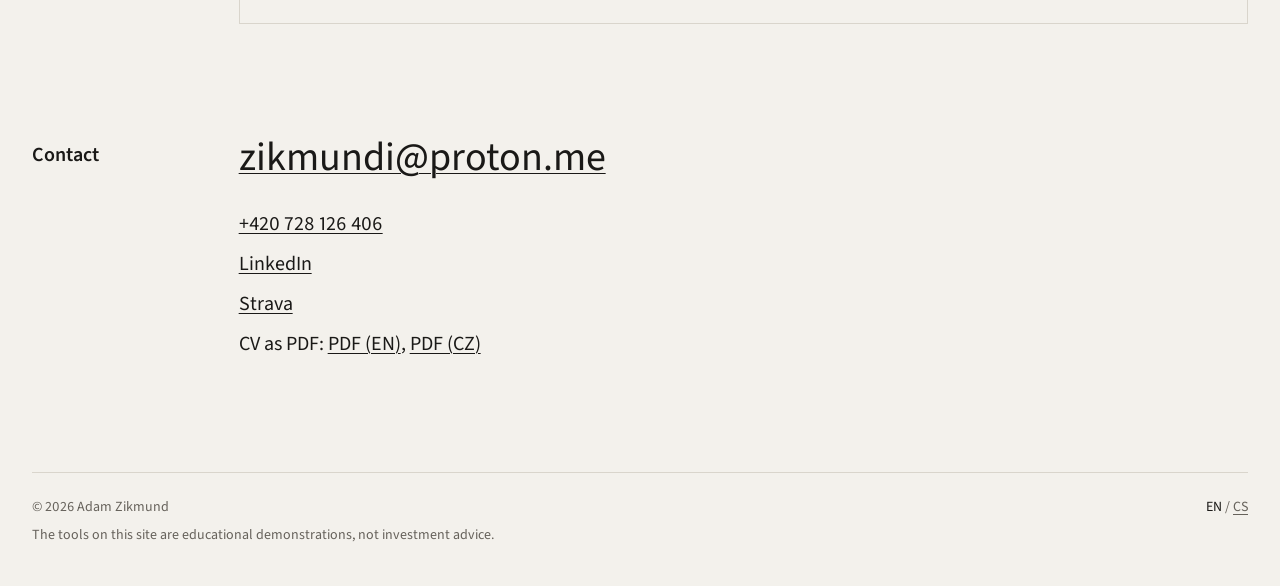
<file: a/en/index.html>
<!doctype html>
<html lang="en">
<head>
<meta charset="utf-8">
<meta name="viewport" content="width=device-width, initial-scale=1">
<title>Adam Zikmund – financial mathematics, software and risk</title>
<meta name="description" content="Financial Mathematics student at Charles University, previously co-founder and developer of products in production. Looking for an internship or part-time role in quantitative risk, quant research, VC/PE analytics or investment banking.">
<meta name="author" content="Adam Zikmund">
<meta name="color-scheme" content="light">
<meta name="theme-color" content="#f3f1ec">
<link rel="canonical" href="https://cv-seven-dusky-63.vercel.app/en/">
<meta name="robots" content="noindex">
<link rel="alternate" hreflang="en" href="https://cv-seven-dusky-63.vercel.app/en/">
<link rel="alternate" hreflang="cs" href="https://cv-seven-dusky-63.vercel.app/">
<link rel="alternate" hreflang="x-default" href="https://cv-seven-dusky-63.vercel.app/">
<meta property="og:type" content="profile">
<meta property="og:title" content="Adam Zikmund – financial mathematics, software and risk">
<meta property="og:description" content="Financial Mathematics student at Charles University, previously co-founder and developer of products in production. Looking for an internship or part-time role in quantitative risk, quant research, VC/PE analytics or investment banking.">
<meta property="og:url" content="https://cv-seven-dusky-63.vercel.app/en/">
<meta property="og:locale" content="en_GB">
<link rel="icon" href="/assets/favicon.svg" type="image/svg+xml">
<link rel="preconnect" href="https://fonts.googleapis.com">
<link rel="preconnect" href="https://fonts.gstatic.com" crossorigin>
<link rel="stylesheet" href="https://fonts.googleapis.com/css2?family=Source+Sans+3:ital,wght@0,400;0,500;0,600;1,400&display=swap">
<link rel="stylesheet" href="/assets/css/site.css">
<link rel="stylesheet" href="/assets/css/variant-a.css">
<script>document.documentElement.classList.add('js');</script>
<script src="/assets/js/site.js" defer></script>
<script src="/assets/js/quant.js" defer></script>
</head>
<body>
<header class="site-header" id="top">
<a class="skip" href="#main">Skip to content</a>
<nav class="nav" aria-label="Main navigation">
  <a class="brand" href="/a/en/">Adam Zikmund</a>
  <button class="nav-toggle" type="button" aria-expanded="false" aria-controls="nav-menu"><span class="t-open">Contents</span><span class="t-close">Close</span></button>
  <div class="nav-menu" id="nav-menu">
    <ol class="nav-list">
      <li><a href="#profile" data-spy="profile">Profile</a></li>
      <li><a href="#experience" data-spy="experience">Experience</a></li>
      <li><a href="#tools" data-spy="tools">Tools</a></li>
      <li><a href="#projects" data-spy="projects">Projects</a></li>
      <li><a href="#education" data-spy="education">Education</a></li>
      <li><a href="#skills" data-spy="skills">Skills</a></li>
      <li><a href="#contact" data-spy="contact">Contact</a></li>
    </ol>
    <span class="nav-lang" role="group" aria-label="Language"><span class="is-current">EN</span><span class="sep" aria-hidden="true">/</span><a href="/a/" hreflang="cs" lang="cs">CS</a></span>
  </div>
  <div class="nav-right">
    <a class="nav-cv" href="/cv/Adam-Zikmund-CV-EN.pdf"><span class="t-long">Download CV (PDF)</span><span class="t-short">CV (PDF)</span></a>
    <span class="nav-lang" role="group" aria-label="Language"><span class="is-current">EN</span><span class="sep" aria-hidden="true">/</span><a href="/a/" hreflang="cs" lang="cs" title="Česká verze">CS</a></span>
  </div>
</nav>
</header>
<main id="main">
<section class="hero" aria-labelledby="hero-title">
  <div class="hero-text">
    <h1 id="hero-title"><span class="line">I study financial mathematics at Charles University in Prague and bring experience in building software, in algorithms from the classics to finance, and in AI systems that I build into processes.</span></h1>
    <p class="deck">Looking for an internship, part‑time role or project work in quantitative risk, quant research, VC/PE analytics or investment banking. I run my own product, Božííí, and co‑founded the EdTech platform Freio.</p>
    <p class="actions"><a class="cv-link" href="/cv/Adam-Zikmund-CV-EN.pdf">Download CV (PDF)</a><a class="email-link" href="mailto:zikmundi@proton.me">zikmundi@proton.me</a></p>
  </div>
  <aside class="sheet" aria-labelledby="sheet-title">
    <h2 id="sheet-title" class="visually-hidden">Key facts</h2>
    <dl class="sheet-rows">
      <div class="sheet-row"><dt>Study</dt><dd>Charles University in Prague (MFF UK), BSc Financial Mathematics, 2026 – present</dd></div>
      <div class="sheet-row"><dt>Experience</dt><dd>Valor Group (trainee), Freio (co‑founder), Božííí (founder)</dd></div>
      <div class="sheet-row"><dt>Course</dt><dd>Practical Aspects of Financial Risk Measurement and Management (NMFP463), year 1</dd></div>
      <div class="sheet-row"><dt>Languages</dt><dd>Czech, English C1 (CAE), German A2</dd></div>
    </dl>
  </aside>
</section>
<section id="profile" class="section" aria-labelledby="h-profile">
  <div class="rail"><h2 id="h-profile">Profile</h2></div>
  <div class="content">
    <p class="lead">While at grammar school I founded Božííí, a community site for Prague parishes, co‑founded the EdTech platform Freio and freelanced on automation, scraping and LLM API integrations. My final-year research paper modelled how EU ETS 2 allowance costs pass through to households. I spent the summer of 2026 as a trainee in financial advisory, modelling client plans and analysing a portfolio. Since September I have been studying Financial Mathematics at Charles University.</p>
    <div class="kv-block">
      <h3 id="h-seeking">What I am looking for</h3>
      <dl class="kv" aria-labelledby="h-seeking">
        <div class="kv-row" data-reveal="kv"><dt>Areas</dt><dd>quantitative risk, quant research, VC/PE analytics, investment banking, investment control</dd></div>
        <div class="kv-row" data-reveal="kv"><dt>Form</dt><dd>internship, part‑time role or project collaboration</dd></div>
        <div class="kv-row" data-reveal="kv"><dt>Period</dt><dd>academic year 2026/27, alongside my studies</dd></div>
        <div class="kv-row" data-reveal="kv"><dt>Location</dt><dd>Prague or remote</dd></div>
      </dl>
    </div>
    <div class="kv-block">
      <h3 id="h-basis">What I build on</h3>
      <dl class="kv" aria-labelledby="h-basis">
        <div class="kv-row" data-reveal="kv"><dt>Risk and simulation</dt><dd>5% VaR, expected shortfall and a jump (crash) model in the Monte Carlo simulator (see Tools); the NMFP463 course at Charles University</dd></div>
        <div class="kv-row" data-reveal="kv"><dt>Pricing and optimisation</dt><dd>Black–Scholes with Greeks and the Markowitz frontier, programmed from scratch, see Tools</dd></div>
        <div class="kv-row" data-reveal="kv"><dt>Fund analysis</dt><dd>a CZK 1,000,000 six-fund portfolio: TER ~1.35% p.a., duration, liquidity, rate scenarios (Valor Group)</dd></div>
        <div class="kv-row" data-reveal="kv"><dt>Finance and business</dt><dd>client financial plans (Valor Group); accounting (Charles University); business and strategy at Freio</dd></div>
      </dl>
    </div>
  </div>
</section>
<section id="experience" class="section" aria-labelledby="h-experience">
  <div class="rail"><h2 id="h-experience">Experience</h2></div>
  <div class="content">
    <ol class="ledger">
      <li class="row" data-reveal="row">
        <div class="row-date"><span>06/2026 – 09/2026</span></div>
        <div class="row-head"><h3>Valor Group</h3><p class="row-role">Trainee, financial advisory</p></div>
        <div class="row-body">
          <ul class="results"><li>Modelled client financial plans (insurance and investment products), prepared meeting materials and joined client meetings.</li><li>Analysed a CZK 1,000,000 six-fund portfolio (50% bonds / 34% real estate / 16% equities): weighted TER ~1.35% p.a., duration, liquidity, risk types and rate scenarios, delivered as an interactive client presentation.</li><li>A CNB exam trainer for advisers and a carousel generator with automated QA checks (see Projects).</li></ul>
          
          <p class="row-stack">Python, PIL, Remotion, React, TypeScript</p>
        </div>
      </li>
      <li class="row" id="freelance" data-reveal="row">
        <div class="row-date"><span>01/2026 – present</span></div>
        <div class="row-head"><h3>Freelance</h3><p class="row-role">Software and AI automation</p></div>
        <div class="row-body">
          <ul class="results"><li>Scraping and data pipelines (Playwright, BeautifulSoup) and LLM API integrations (OpenAI, Anthropic) for clients.</li><li>Content and e-mail personalisation automation saved more than 60% of manual preparation time.</li></ul>
          
          <p class="row-stack">Python, TypeScript, Playwright, BeautifulSoup, OpenAI API, Anthropic API</p>
        </div>
      </li>
      <li class="row" data-reveal="row">
        <div class="row-date"><span>04/2026 – 05/2026</span></div>
        <div class="row-head"><h3>Cloudinfrastack</h3><p class="row-role">DevOps and infrastructure, contract</p></div>
        <div class="row-body">
          <ul class="results"><li>Hardware and cloud virtualisation operations, CI/CD automation support and Linux server administration.</li></ul>
          <p class="row-exit"><span class="row-exit-k">Why I left:</span> I completed the contract and chose not to continue. The environment did not suit me, and the experience confirmed that I do not want to work purely in software.</p>
          <p class="row-stack">Linux, CI/CD, virtualisation</p>
        </div>
      </li>
      <li class="row" id="freio" data-reveal="row">
        <div class="row-date"><span>02/2026 – 07/2026</span></div>
        <div class="row-head"><h3><a href="https://freio.cz" target="_blank" rel="noopener">Freio</a></h3><p class="row-role">Co‑founder, business and strategy</p></div>
        <div class="row-body">
          <ul class="results"><li>Co‑founded an EdTech platform for Czech university admission (SCIO) test preparation; business strategy, market validation, customer segmentation.</li><li>Built the first MVP website and led initial customer acquisition; the original partner continues to run the project.</li></ul>
          <p class="row-exit"><span class="row-exit-k">Why I left:</span> My partner and I disagreed on the direction and next steps. After assessing the market potential, I stepped back from the project in exchange for a buyout of my share and royalties.</p>
          <p class="row-stack">EdTech, market validation, MVP</p>
        </div>
      </li>
      <li class="row" data-reveal="row">
        <div class="row-date"><span>09/2025 – present</span></div>
        <div class="row-head"><h3><a href="https://boziii.com" target="_blank" rel="noopener">Božííí</a></h3><p class="row-role">Founder and full-stack developer</p></div>
        <div class="row-body">
          <ul class="results"><li>Community site connecting Prague parishes with people arranging baptism, confirmation or first communion; automated enquiry routing (Resend, Redis) cut response waiting time by more than 58%.</li></ul>
          
          <p class="row-stack">Next.js 15, React 19, TypeScript, Tailwind 4, Redis, Resend</p>
        </div>
      </li>
      <li class="row" data-reveal="row">
        <div class="row-date"><span>10/2024 – present</span></div>
        <div class="row-head"><h3>Sauna &amp; Wellness Rooms Central</h3><p class="row-role">Shift supervisor, part‑time</p></div>
        <div class="row-body">
          <ul class="results"><li>Cash management, daily closings and till reconciliation; led the shift team.</li></ul>
          
          
        </div>
      </li>
    </ol>
  </div>
</section>
<section id="tools" class="section section-tools" aria-labelledby="h-tools">
  <div class="rail"><h2 id="h-tools">Tools</h2></div>
  <div class="content">
    <p class="section-heading" data-split>Three models I programmed in order to understand them.</p>
    <div class="tools">
      <article class="tool" id="tool-bs" data-tool="bs" data-reveal="panel">
        <h2 class="tool-title">Black–Scholes</h2>
        <p class="tool-quote">I built an option pricer to understand what risk managers look at, not to rediscover the formula.</p>
        <p class="tool-spec">European option, no dividends, constant volatility σ.</p>
        <div class="panel">
          <div class="panel-body">
            <form class="controls" aria-label="Inputs: Black–Scholes" onsubmit="return false">
              <fieldset class="toggle" data-role="seg" data-name="type" data-default="call"><legend>Type</legend><div class="toggle-options"><button type="button" data-value="call" aria-pressed="true">call</button><button type="button" data-value="put" aria-pressed="false">put</button></div></fieldset>
              <div class="ctl">
          <label class="ctl-label" id="bs-S-label" for="bs-S">Underlying price S</label>
          <span class="ctl-value"><input id="bs-S" type="text" inputmode="decimal" autocomplete="off" spellcheck="false" data-num name="S" min="50" max="200" step="1" value="100"><span class="unit" aria-hidden="true"></span></span>
          <input type="range" class="ctl-range" aria-labelledby="bs-S-label" data-sync="S" min="50" max="200" step="1" value="100" tabindex="-1">
        </div>
              <div class="ctl">
          <label class="ctl-label" id="bs-K-label" for="bs-K">Strike K</label>
          <span class="ctl-value"><input id="bs-K" type="text" inputmode="decimal" autocomplete="off" spellcheck="false" data-num name="K" min="50" max="200" step="1" value="100"><span class="unit" aria-hidden="true"></span></span>
          <input type="range" class="ctl-range" aria-labelledby="bs-K-label" data-sync="K" min="50" max="200" step="1" value="100" tabindex="-1">
        </div>
              <div class="ctl">
          <label class="ctl-label" id="bs-T-label" for="bs-T">Time to expiry T (years)</label>
          <span class="ctl-value"><input id="bs-T" type="text" inputmode="decimal" autocomplete="off" spellcheck="false" data-num name="T" min="0.05" max="2" step="0.05" value="0.5" data-decimals="2"><span class="unit" aria-hidden="true"></span></span>
          <input type="range" class="ctl-range" aria-labelledby="bs-T-label" data-sync="T" min="0.05" max="2" step="0.05" value="0.5" tabindex="-1">
        </div>
              <div class="ctl">
          <label class="ctl-label" id="bs-r-label" for="bs-r">Risk-free rate r</label>
          <span class="ctl-value"><input id="bs-r" type="text" inputmode="decimal" autocomplete="off" spellcheck="false" data-num name="r" min="0" max="10" step="0.25" value="4" data-decimals="2"><span class="unit">%</span></span>
          <input type="range" class="ctl-range" aria-labelledby="bs-r-label" data-sync="r" min="0" max="10" step="0.25" value="4" tabindex="-1">
        </div>
              <div class="ctl">
          <label class="ctl-label" id="bs-sigma-label" for="bs-sigma">Volatility σ</label>
          <span class="ctl-value"><input id="bs-sigma" type="text" inputmode="decimal" autocomplete="off" spellcheck="false" data-num name="sigma" min="5" max="80" step="1" value="22" data-decimals="1"><span class="unit">%</span></span>
          <input type="range" class="ctl-range" aria-labelledby="bs-sigma-label" data-sync="sigma" min="5" max="80" step="1" value="22" tabindex="-1">
        </div>
              <div class="btn-row"><button type="button" class="text-btn" data-role="reset">Reset defaults</button></div>
            </form>
            <div class="chart">
              <canvas data-role="chart" role="img" aria-label="Chart of option value against the underlying price with the payoff at expiry and the current price marked"></canvas>
              <ul class="legend"><li><i class="sw sw-ink"></i>value today</li><li><i class="sw sw-dash"></i>payoff at expiry</li></ul>
              <noscript><p class="chart-noscript">The tools need JavaScript enabled.</p></noscript>
            </div>
            <div class="readouts">
              <dl class="ro-list">
                <div class="ro ro-main"><dt>Option price</dt><dd data-out="price">–</dd></div>
                <div class="ro"><dt>Δ delta</dt><dd data-out="delta">–</dd></div>
                <div class="ro"><dt>Γ gamma</dt><dd data-out="gamma">–</dd></div>
                <div class="ro"><dt>ν vega (per 1 pp of σ)</dt><dd data-out="vega">–</dd></div>
                <div class="ro ro-theta"><dt>Θ theta (per day)</dt><dd data-out="theta">–</dd></div>
                <div class="ro ro-sep"><dt>Intrinsic value</dt><dd data-out="intrinsic">–</dd></div>
                <div class="ro"><dt>Time value</dt><dd data-out="timeValue">–</dd></div>
              </dl>
            </div>
          </div>
          <p class="visually-hidden" aria-live="polite" data-role="live"></p>
          <p class="insight">Theta accelerates as expiry approaches: an at-the-money option loses value fastest in its final weeks. Shorten T and watch the curve collapse onto the payoff.</p>
          <details class="method"><summary>How it is computed</summary><ul><li>C = S·N(d₁) − K·e^(−rT)·N(d₂); P = K·e^(−rT)·N(−d₂) − S·N(−d₁)</li><li>d₁ = [ln(S/K) + (r + σ²/2)·T] / (σ·√T); d₂ = d₁ − σ·√T</li><li>N(x) is computed through erf (Abramowitz–Stegun 7.1.26, error below 1.5·10⁻⁷).</li><li>Δ = N(d₁) for a call, N(d₁) − 1 for a put; Γ = φ(d₁)/(S·σ·√T); ν = S·φ(d₁)·√T / 100 (per 1 pp of σ); Θ per day = Θ per year / 365.</li><li>Assumptions: European exercise, no dividends, constant σ and r, continuous compounding.</li></ul></details>
        </div>
      </article>
      <article class="tool" id="tool-mc" data-tool="mc" data-reveal="panel">
        <h2 class="tool-title">Monte Carlo</h2>
        <p class="tool-quote">I built it to get a feel for modelling uncertainty. What surprised me most was how badly the normal model underestimates crash risk.</p>
        <p class="tool-spec">Geometric Brownian motion with daily steps, jumps following Merton's crash model.</p>
        <div class="panel">
          <div class="panel-body">
            <form class="controls" aria-label="Inputs: Monte Carlo" onsubmit="return false">
              <div class="ctl">
          <label class="ctl-label" id="mc-S0-label" for="mc-S0">Initial price S₀</label>
          <span class="ctl-value"><input id="mc-S0" type="text" inputmode="decimal" autocomplete="off" spellcheck="false" data-num name="S0" min="50" max="200" step="1" value="100"><span class="unit" aria-hidden="true"></span></span>
          <input type="range" class="ctl-range" aria-labelledby="mc-S0-label" data-sync="S0" min="50" max="200" step="1" value="100" tabindex="-1">
        </div>
              <div class="ctl">
          <label class="ctl-label" id="mc-mu-label" for="mc-mu">Drift μ (p.a.)</label>
          <span class="ctl-value"><input id="mc-mu" type="text" autocomplete="off" spellcheck="false" data-num name="mu" min="-10" max="20" step="0.5" value="6" data-decimals="1"><span class="unit">%</span></span>
          <input type="range" class="ctl-range" aria-labelledby="mc-mu-label" data-sync="mu" min="-10" max="20" step="0.5" value="6" tabindex="-1">
        </div>
              <div class="ctl">
          <label class="ctl-label" id="mc-sigma-label" for="mc-sigma">Volatility σ (p.a.)</label>
          <span class="ctl-value"><input id="mc-sigma" type="text" inputmode="decimal" autocomplete="off" spellcheck="false" data-num name="sigma" min="5" max="80" step="1" value="22" data-decimals="1"><span class="unit">%</span></span>
          <input type="range" class="ctl-range" aria-labelledby="mc-sigma-label" data-sync="sigma" min="5" max="80" step="1" value="22" tabindex="-1">
        </div>
              <fieldset class="toggle" data-role="seg" data-name="horizon" data-default="252"><legend>Horizon (days)</legend><div class="toggle-options"><button type="button" data-value="21" aria-pressed="false">21</button><button type="button" data-value="63" aria-pressed="false">63</button><button type="button" data-value="126" aria-pressed="false">126</button><button type="button" data-value="252" aria-pressed="true">252</button></div></fieldset>
              <fieldset class="toggle" data-role="seg" data-name="paths" data-default="1000"><legend>Number of paths</legend><div class="toggle-options"><button type="button" data-value="500" aria-pressed="false">500</button><button type="button" data-value="1000" aria-pressed="true">1,000</button><button type="button" data-value="2000" aria-pressed="false">2,000</button></div></fieldset>
              <fieldset class="toggle" data-role="seg" data-name="dist" data-default="normal"><legend>Model</legend><div class="toggle-options"><button type="button" data-value="normal" aria-pressed="true">normal</button><button type="button" data-value="jump" aria-pressed="false">with jumps</button></div></fieldset>
              <div class="btn-row"><button type="button" class="text-btn" data-role="reseed">Run again</button><button type="button" class="text-btn" data-role="reset">Reset defaults</button></div>
            </form>
            <div class="chart">
              <canvas data-role="chart" role="img" aria-label="Chart of simulated price paths with the median, percentiles and the 5% VaR level; a histogram of terminal values on the right"></canvas>
              <p class="chart-note" data-out="shown"></p>
              <ul class="legend"><li><i class="sw sw-ink"></i>median</li><li><i class="sw sw-dash"></i>5th and 95th percentile</li><li><i class="sw sw-oxide"></i>5% VaR level</li><li data-role="legend-normal" hidden><i class="sw sw-oxide-dash"></i>normal-model VaR level</li></ul>
              <noscript><p class="chart-noscript">The tools need JavaScript enabled.</p></noscript>
            </div>
            <div class="readouts">
              <table class="ro-table">
                <thead><tr><th scope="col"><span class="visually-hidden">Outputs</span></th><th scope="col" data-col="normal">normal</th><th scope="col" data-col="jump">with jumps</th></tr></thead>
                <tbody>
                  <tr><th scope="row">Median Sₜ</th><td data-out="median-n">–</td><td data-out="median-t">–</td></tr>
                  <tr><th scope="row">Mean Sₜ</th><td data-out="mean-n">–</td><td data-out="mean-t">–</td></tr>
                  <tr class="is-oxide"><th scope="row">5% VaR</th><td data-out="var-n">–</td><td data-out="var-t">–</td></tr>
                  <tr class="is-oxide"><th scope="row">5% ES</th><td data-out="es-n">–</td><td data-out="es-t">–</td></tr>
                  <tr><th scope="row">P(loss)</th><td data-out="ploss-n">–</td><td data-out="ploss-t">–</td></tr>
                  <tr class="row-delta" data-role="var-delta" hidden><th scope="row">VaR vs. normal</th><td></td><td data-out="varDelta">–</td></tr>
                  <tr class="row-delta" data-role="var-delta" hidden><th scope="row">ES vs. normal</th><td></td><td data-out="esDelta">–</td></tr>
                </tbody>
              </table>
            </div>
          </div>
          <p class="visually-hidden" aria-live="polite" data-role="live"></p>
          <p class="insight">Same drift and volatility, plus only rare downward jumps (one every two years on average, typically around −14%). The median barely moves, but the 5% VaR and the expected shortfall grow substantially. The normal model would call such a drop practically impossible; the paths below its VaR level are drawn in oxide red.</p>
          <details class="method"><summary>How it is computed</summary><ul><li>Sₜ₊Δₜ = Sₜ · exp[(μ − σ²/2)·Δt + σ·√Δt · z], Δt = 1/252 (daily step), z ~ N(0, 1) via Box–Muller.</li><li>Jump model (Merton 1976): with probability λ·Δt per day a jump exp(J) arrives, J ~ N(−0.15, 0.10²), λ = 0.5 per year; the drift is compensated by λ·κ·Δt (κ = e^(μ<sub>J</sub> + σ<sub>J</sub>²/2) − 1) so the expected price stays the same.</li><li>5% VaR = S₀ − 5th percentile of terminal values; 5% ES = S₀ − mean of the worst 5% of terminal values; P(loss) = share of paths with Sₜ &lt; S₀.</li><li>Both models are always computed from the same seed so the columns can be compared; the chart shows the selected model.</li><li>Note: Student-t innovations on daily steps average out over longer horizons (CLT) and the terminal distribution approaches the normal one, which is why crashes are modelled as jumps.</li></ul></details>
        </div>
      </article>
      <article class="tool" id="tool-mk" data-tool="mk" data-reveal="panel">
        <h2 class="tool-title">Markowitz</h2>
        <p class="tool-quote">I programmed the efficient frontier to understand why diversification works, and above all where the model breaks down.</p>
        <p class="tool-spec">Single-period model with three assets and no transaction costs.</p>
        <div class="panel">
          <div class="panel-body">
            <form class="controls" aria-label="Inputs: Markowitz" onsubmit="return false">
              <table class="assets"><caption class="visually-hidden">Assets</caption>
                <thead><tr><th scope="col">Asset</th><th scope="col">μ %</th><th scope="col">σ %</th></tr></thead>
                <tbody>
                  <tr><th scope="row">A</th><td><input type="text" inputmode="decimal" autocomplete="off" spellcheck="false" data-num name="mu1" min="0" max="20" step="0.5" value="5" data-decimals="1" aria-label="Asset A: μ (%)"></td><td><input type="text" inputmode="decimal" autocomplete="off" spellcheck="false" data-num name="sg1" min="5" max="60" step="1" value="12" data-decimals="0" aria-label="Asset A: σ (%)"></td></tr>
                  <tr><th scope="row">B</th><td><input type="text" inputmode="decimal" autocomplete="off" spellcheck="false" data-num name="mu2" min="0" max="20" step="0.5" value="8" data-decimals="1" aria-label="Asset B: μ (%)"></td><td><input type="text" inputmode="decimal" autocomplete="off" spellcheck="false" data-num name="sg2" min="5" max="60" step="1" value="18" data-decimals="0" aria-label="Asset B: σ (%)"></td></tr>
                  <tr><th scope="row">C</th><td><input type="text" inputmode="decimal" autocomplete="off" spellcheck="false" data-num name="mu3" min="0" max="20" step="0.5" value="12" data-decimals="1" aria-label="Asset C: μ (%)"></td><td><input type="text" inputmode="decimal" autocomplete="off" spellcheck="false" data-num name="sg3" min="5" max="60" step="1" value="30" data-decimals="0" aria-label="Asset C: σ (%)"></td></tr>
                </tbody>
              </table>
              <div class="corr" role="group" aria-label="Correlation"><span class="ctl-label">Correlation</span>
                <label>ρ(A,B) <input type="text" autocomplete="off" spellcheck="false" data-num name="r12" min="-0.9" max="0.95" step="0.05" value="0.3" data-decimals="2"></label>
                <label>ρ(A,C) <input type="text" autocomplete="off" spellcheck="false" data-num name="r13" min="-0.9" max="0.95" step="0.05" value="0.2" data-decimals="2"></label>
                <label>ρ(B,C) <input type="text" autocomplete="off" spellcheck="false" data-num name="r23" min="-0.9" max="0.95" step="0.05" value="0.4" data-decimals="2"></label>
              </div>
              <div class="ctl">
          <label class="ctl-label" id="mk-rf-label" for="mk-rf">Risk-free rate r<sub>f</sub></label>
          <span class="ctl-value"><input id="mk-rf" type="text" inputmode="decimal" autocomplete="off" spellcheck="false" data-num name="rf" min="0" max="6" step="0.25" value="2" data-decimals="2"><span class="unit">%</span></span>
          <input type="range" class="ctl-range" aria-labelledby="mk-rf-label" data-sync="rf" min="0" max="6" step="0.25" value="2" tabindex="-1">
        </div>
              <fieldset class="toggle" data-role="seg" data-name="short" data-default="none"><legend>Short selling</legend><div class="toggle-options"><button type="button" data-value="none" aria-pressed="true">no shorting</button><button type="button" data-value="short" aria-pressed="false">with shorting</button></div></fieldset>
              <div class="btn-row"><button type="button" class="text-btn btn-error" data-role="error" aria-pressed="false">Estimation error</button><button type="button" class="text-btn" data-role="reset">Reset defaults</button></div>
            </form>
            <div class="chart">
              <canvas data-role="chart" role="img" aria-label="Scatter chart of portfolios in the risk and return plane with the efficient frontier, the minimum-variance portfolio and the maximum-Sharpe portfolio"></canvas>
              <p class="chart-note" data-role="error-caption" hidden>This is how sensitive the frontier is to the input estimates.</p>
              <p class="chart-note is-warn" data-role="psd-note" hidden></p>
              <p class="chart-note is-warn" data-role="no-tangency" hidden>No portfolio beats the risk-free rate, so there is no tangency portfolio.</p>
              <ul class="legend"><li><i class="sw sw-cloud"></i>random portfolios</li><li><i class="sw sw-ink"></i>efficient frontier</li><li><i class="sw sw-navy"></i>max Sharpe and CML</li><li class="legend-ghost" hidden><i class="sw sw-oxide"></i>frontiers under estimation error</li></ul>
              <noscript><p class="chart-noscript">The tools need JavaScript enabled.</p></noscript>
            </div>
            <div class="readouts">
              <p class="ro-title">Max-Sharpe portfolio</p>
              <dl class="ro-list">
                <div class="ro ro-main"><dt>E[r]</dt><dd data-out="ret">–</dd></div>
                <div class="ro"><dt>σ</dt><dd data-out="risk">–</dd></div>
                <div class="ro"><dt>Sharpe</dt><dd data-out="sharpe">–</dd></div>
              </dl>
              <table class="weights">
                <thead><tr><th scope="col">Weights</th><th scope="col">estimate</th><th scope="col" class="col-err" hidden>± error</th></tr></thead>
                <tbody>
                  <tr><th scope="row">A</th><td><span class="wbar" aria-hidden="true"><i data-bar="0"></i></span><span data-out="w1">–</span></td><td class="col-err" hidden data-out="e1">–</td></tr>
                  <tr><th scope="row">B</th><td><span class="wbar" aria-hidden="true"><i data-bar="1"></i></span><span data-out="w2">–</span></td><td class="col-err" hidden data-out="e2">–</td></tr>
                  <tr><th scope="row">C</th><td><span class="wbar" aria-hidden="true"><i data-bar="2"></i></span><span data-out="w3">–</span></td><td class="col-err" hidden data-out="e3">–</td></tr>
                </tbody>
              </table>
            </div>
          </div>
          <p class="visually-hidden" aria-live="polite" data-role="live"></p>
          <p class="insight">The model is sensitive to its inputs: shifting expected returns by 1–2 percentage points reshuffles the &quot;optimal&quot; portfolio substantially. That is why raw Markowitz is rarely used on its own in practice; constraints, shrinkage estimators or Black–Litterman views are layered on top.</p>
          <details class="method"><summary>How it is computed</summary><ul><li>E[r<sub>p</sub>] = Σ w<sub>i</sub>·μ<sub>i</sub>; σ<sub>p</sub>² = Σ<sub>i</sub> Σ<sub>j</sub> w<sub>i</sub>·w<sub>j</sub>·ρ<sub>ij</sub>·σ<sub>i</sub>·σ<sub>j</sub>; Sharpe = (E[r<sub>p</sub>] − r<sub>f</sub>) / σ<sub>p</sub>; Σ w<sub>i</sub> = 1, without shorting w<sub>i</sub> ≥ 0.</li><li>Frontier = upper envelope of 3,000 random portfolios (no shorting: weights from normalised |N(0,1)|; with shorting: from N(0,1) limited to [−1, 2]) plus the two-asset mixes.</li><li>Estimation error: 20 scenarios with μ<sub>i</sub> ± 1.5 pp and σ<sub>i</sub> ± 10% (fixed seed); their frontiers are drawn and the half-range of the max-Sharpe weights is reported as ±.</li><li>The three correlations entered must form a positive definite matrix; I require its smallest eigenvalue to be at least 0.05. If it is not, all three are scaled towards zero by the same factor until it is, and a note appears under the chart.</li><li>Assumptions: one period, no transaction costs; the inputs are themselves estimates.</li></ul></details>
        </div>
      </article>
    </div>
    <script type="application/json" id="quant-ui">{"bs":{"type":"Type","call":"call","put":"put","S":"Underlying price S","K":"Strike K","T":"Time to expiry T (years)","r":"Risk-free rate r","sigma":"Volatility σ","unitYears":"","unitPct":"%","price":"Option price","delta":"Δ delta","gamma":"Γ gamma","vega":"ν vega (per 1 pp of σ)","theta":"Θ theta (per day)","intrinsic":"Intrinsic value","timeValue":"Time value","legendValue":"value today","legendPayoff":"payoff at expiry","axisX":"underlying price","aria":"Chart of option value against the underlying price with the payoff at expiry and the current price marked","live":"Option price {price}, delta {delta}, theta {theta} per day."},"mc":{"S0":"Initial price S₀","mu":"Drift μ (p.a.)","sigma":"Volatility σ (p.a.)","horizon":"Horizon (days)","days":"days","paths":"Number of paths","dist":"Model","normal":"normal","fat":"with jumps","rerun":"Run again","unitPct":"%","colNormal":"normal","colFat":"with jumps","median":"Median Sₜ","mean":"Mean Sₜ","var":"5% VaR","ploss":"P(loss)","varDelta":"VaR vs. normal","shown":"showing {shown} of {total} paths","legendMedian":"median","legendVar":"5% VaR level","legendS0":"S₀","legendPct":"5th and 95th percentile","axisX":"trading days","aria":"Chart of simulated price paths with the median, percentiles and the 5% VaR level; a histogram of terminal values on the right","live":"Median terminal price {median}, 5% VaR {var}, expected shortfall {es}, probability of loss {ploss}.","es":"5% ES","esDelta":"ES vs. normal","legendVarNormal":"normal-model VaR level"},"mk":{"assets":"Assets","asset":"Asset","names":["A","B","C"],"mu":"μ","sigma":"σ","corr":"Correlation","rho":"ρ","rf":"Risk-free rate r_f","short":"Short selling","noShort":"no shorting","withShort":"with shorting","error":"Estimation error","unitPct":"%","maxSharpe":"Max-Sharpe portfolio","ret":"E[r]","risk":"σ","sharpe":"Sharpe","weights":"Weights","colEstimate":"estimate","colError":"± error","legendCloud":"random portfolios","legendFrontier":"efficient frontier","legendMin":"min variance","legendMax":"max Sharpe","legendCml":"CML","legendGhost":"frontiers under estimation error","axisX":"σ (% p.a.)","axisY":"E[r] (% p.a.)","caption":"This is how sensitive the frontier is to the input estimates.","aria":"Scatter chart of portfolios in the risk and return plane with the efficient frontier, the minimum-variance portfolio and the maximum-Sharpe portfolio","live":"Maximum-Sharpe portfolio: return {ret}, risk {risk}, Sharpe {sharpe}.","psdNote":"The correlations entered are mutually inconsistent or nearly singular, so they are scaled towards zero by a factor of {c}.","noTangency":"No portfolio beats the risk-free rate, so there is no tangency portfolio."}}</script>
  </div>
</section>
<section id="projects" class="section" aria-labelledby="h-projects">
  <div class="rail"><h2 id="h-projects">Projects</h2></div>
  <div class="content">
    <ol class="ledger">
      <li class="row" data-reveal="row">
        <div class="row-date"><span>09/2025 – present</span></div>
        <div class="row-head"><h3><a href="https://boziii.com" target="_blank" rel="noopener">Božííí</a></h3><p class="row-role">Community platform for Prague parishes</p></div>
        <div class="row-body">
          <ul class="results"><li>A guide to sacraments and a parish directory; Dejvice, Hlubočepy and Chodov parishes on board.</li><li>Automated enquiry routing (Resend, Redis) cut response waiting time by more than 58%.</li><li>Optimised for AI search engines (llms.txt).</li></ul>
          
          <p class="row-stack">Next.js 15, React 19, TypeScript, Tailwind 4, Redis</p>
        </div>
      </li>
      <li class="row" data-reveal="row">
        <div class="row-date"><span>07/2026 – 08/2026</span></div>
        <div class="row-head"><h3>CNB exam trainer</h3><p class="row-role">Internal study app for Valor Group advisers</p></div>
        <div class="row-body">
          <ul class="results"><li>Two question banks for the Czech National Bank professional exams: insurance (1,980 questions) and investments (1,339), each with reasoning.</li><li>Mock exam scored by the official decree, spaced repetition of mistakes (1/3/7/14/30 days), readiness estimate, weak-section statistics.</li><li>A single HTML file with no dependencies, progress sync through a serverless function, 10 automated test suites.</li></ul>
          
          <p class="row-stack">Vanilla JS, Vercel Functions, jsdom</p>
        </div>
      </li>
      <li class="row" data-reveal="row">
        <div class="row-date"><span>2025 – 2026</span></div>
        <div class="row-head"><h3>Carousel generator</h3><p class="row-role">Content engine and user manual for Valor Group</p></div>
        <div class="row-body">
          <ul class="results"><li>Structured JSON becomes a series of 1080 × 1350 slides with dynamically measured typography; a QA enforcer checks types, required fields and lengths.</li><li>Video templates in Remotion (60 fps, 9:16 Reels) and a web manual with a template gallery for the team.</li></ul>
          
          <p class="row-stack">Python (PIL), Remotion, React, Vite</p>
        </div>
      </li>
      <li class="row" data-reveal="row">
        <div class="row-date"><span>08/2026 – present</span></div>
        <div class="row-head"><h3>Training operations centre</h3><p class="row-role">Private PWA for backyard-ultra preparation</p></div>
        <div class="row-body">
          <ul class="results"><li>Daily telemetry sync from the Garmin Connect API via Vercel Cron; ACWR and CTL/ATL load calculations.</li><li>Fuelling model (carbohydrates, hydration, sodium, pacing) and a weekly adaptive plan via the Anthropic API.</li></ul>
          
          <p class="row-stack">Next.js 15, Neon Postgres, Drizzle, Anthropic API</p>
        </div>
      </li>
      <li class="row" id="portfolio-analysis" data-reveal="row">
        <div class="row-date"><span>07/2026</span></div>
        <div class="row-head"><h3>Portfolio investment analysis</h3><p class="row-role">Client presentation for Valor Group</p></div>
        <div class="row-body">
          <ul class="results"><li>Six funds and the allocation of a CZK 1,000,000 portfolio: TER, duration, liquidity, risks, rate scenarios; data from KIDs and factsheets.</li><li>A single file that works offline and prints to an A4 PDF.</li></ul>
          
          <p class="row-stack">HTML, CSS, JS</p>
        </div>
      </li>
      <li class="row" data-reveal="row">
        <div class="row-date"><span>04/2026</span></div>
        <div class="row-head"><h3>Cooperation proposal</h3><p class="row-role">Interactive presentation for a prospective client</p></div>
        <div class="row-body">
          <ul class="results"><li>Two ways of working together, questions to think through and a price calculator; the client clicks through and then gets in touch.</li></ul>
          
          <p class="row-stack">Next.js 16, TypeScript</p>
        </div>
      </li>
      <li class="row" data-reveal="row">
        <div class="row-date"><span>06/2026</span></div>
        <div class="row-head"><h3>When and where do we go?</h3><p class="row-role">Group trip planner</p></div>
        <div class="row-body">
          <ul class="results"><li>One shared calendar: everyone marks when they are free, the app finds the dates with the biggest overlap; ideas and votes in real time.</li></ul>
          
          <p class="row-stack">Next.js, Supabase</p>
        </div>
      </li>
      <li class="row" data-reveal="row">
        <div class="row-date"><span>06/2026</span></div>
        <div class="row-head"><h3>Website for a home baker</h3><p class="row-role">Showcase and cake builder</p></div>
        <div class="row-body">
          <ul class="results"><li>Cake builder, gallery, reviews and blog; customers assemble a cake and send an enquiry.</li></ul>
          
          <p class="row-stack">Next.js, TypeScript</p>
        </div>
      </li>
      <li class="row" id="algorithms" data-reveal="row">
        <div class="row-date"><span>2025 – 2026</span></div>
        <div class="row-head"><h3>Algorithms in C#</h3><p class="row-role">Programming seminar and preparation for the programming maturita (school-leaving exam)</p></div>
        <div class="row-body">
          <ul class="results"><li>Graphs: Dijkstra with a priority queue, breadth-first and depth-first search, minimum spanning trees (Kruskal, Jarník) and topological sorting.</li><li>Sorting from insertion sort to heapsort and introsort, backtracking, dynamic programming and minimax for the game of Nim; 25 worked exam questions with code.</li></ul>
          
          <p class="row-stack">C#, .NET</p>
        </div>
      </li>
    </ol>
  </div>
</section>
<section id="education" class="section" aria-labelledby="h-education">
  <div class="rail"><h2 id="h-education">Education</h2></div>
  <div class="content">
    <ol class="ledger">
      <li class="row" id="mff" data-reveal="row">
        <div class="row-date"><span>09/2026 – present</span></div>
        <div class="row-head"><h3>Charles University, Faculty of Mathematics and Physics</h3><p class="row-role">BSc Financial Mathematics</p></div>
        <div class="row-body">
          <ul class="results"><li>First semester: Mathematical Analysis, Linear Algebra, Accounting, Programming, Mathematical Proseminar.</li><li>Practical Aspects of Financial Risk Measurement and Management (NMFP463): an elective taught by practitioners, taken in year one; group financial statement analysis and an individual paper.</li></ul>
          
          
        </div>
      </li>
      <li class="row" id="grammar-school" data-reveal="row">
        <div class="row-date"><span>09/2022 – 06/2026</span></div>
        <div class="row-head"><h3>Gymnázium Christiána Dopplera</h3><p class="row-role">Mathematics, physics and computer science</p></div>
        <div class="row-body">
          <ul class="results"><li>Maturita (school-leaving exam) with distinction in mathematics, programming and English; Cambridge CAE (C1).</li><li>Final-year research paper “<a href="/cv/Adam-Zikmund-Rocnikova-prace-EU-ETS-2.pdf">The impact of EU ETS 2 on ordinary people</a>” (top grade, written in Czech): a mathematical model of allowance-cost pass-through to fuel prices, analysis of the LRF, MSR and front‑loading; the Social Climate Fund covers only about 22% of the real price increase for vulnerable households.</li></ul>
          
          
        </div>
      </li>
    </ol>
    <p class="edu-note">Accepted to five faculties: Charles University (Financial Mathematics), the Czech Technical University (Nuclear Sciences and Physical Engineering, programme Applied Mathematical Stochastic Methods; Information Technology; Mechanical Engineering) and the Prague University of Economics and Business (Informatics and Statistics).</p>
  </div>
</section>
<section id="skills" class="section" aria-labelledby="h-skills">
  <div class="rail"><h2 id="h-skills">Skills</h2></div>
  <div class="content">
    <dl class="skills-grid">
      <div class="skill"><dt>Programming</dt><dd>Python, TypeScript and JavaScript, C#, SQL (PostgreSQL), Next.js and React, FastAPI, Git, Linux; LLM APIs (OpenAI, Anthropic); web scraping (Playwright, BeautifulSoup); Remotion.</dd></div>
      <div class="skill"><dt>Mathematics</dt><dd>Mathematical analysis, linear algebra, probability and statistics, optimisation; basics of stochastic modelling.</dd></div>
      <div class="skill"><dt>Finance</dt><dd>Option pricing (Black–Scholes), Monte Carlo, Markowitz, VaR; accounting; Czech investment products (funds, KID, TER, duration, liquidity).</dd></div>
      <div class="skill"><dt>Languages</dt><dd>Czech (native), English C1 (Cambridge CAE), German A2.</dd></div>
    </dl>
    <div class="card-frame ai-frame" id="ai-engineering">
      <h3 class="card-title">AI engineering</h3>
      <dl class="ai-grid">
        <div class="skill"><dt>Use cases</dt><dd>Assessing parish applications (Božííí), daily training recommendations, automating most social media content production, lecture transcription, scheduled digests and message drafts, optimisation for AI search (llms.txt).</dd></div>
        <div class="skill"><dt>Integration</dt><dd>Anthropic API with schema-constrained output: the model assesses, deterministic code decides, a person handles failures; scheduled workflows (cron, GitHub Actions) with checks; connecting ready-made MCP servers.</dd></div>
        <div class="skill"><dt>Knowledge and tools</dt><dd>Prompt engineering and context engineering, prompt-injection defence, cost limits, model choice by price, tests with a fake client; TypeSafe AI and its Jev model: when building it into a system pays off and how to use it fully; Claude Code, Claude Cowork, Google Antigravity.</dd></div>
      </dl>
      <p class="ai-cert"><strong>Certificates planned.</strong> Claude Academy (Anthropic) courses that end in a certificate of completion, starting with “Building with the Claude API” and “Claude Code in action”.</p>
    </div>

    <div class="card-frame interests-card">
      <h3 class="card-title">Interests</h3>
      <p class="interests">11 years of competitive baseball (Kotlářka Praha), half marathon in 1:24, training for a backyard ultra, goal of finishing a half-Ironman, poker and game theory, building products.</p>
    </div>
  </div>
</section>
<section id="contact" class="section section-contact" aria-labelledby="h-contact">
  <div class="rail"><h2 id="h-contact">Contact</h2></div>
  <div class="content">
    <p class="contact-email"><a href="mailto:zikmundi@proton.me">zikmundi@proton.me</a></p>
    <ul class="contact-list">
      <li><a href="tel:+420728126406">+420 728 126 406</a></li>
      <li><a href="https://www.linkedin.com/in/adam-zikmund-ba3469360/" target="_blank" rel="noopener">LinkedIn</a></li>
      <li><a href="https://www.strava.com/athletes/116589100" target="_blank" rel="noopener">Strava</a></li>
      <li>CV as PDF: <a href="/cv/Adam-Zikmund-CV-EN.pdf">PDF (EN)</a>, <a href="/cv/Adam-Zikmund-CV-CZ.pdf">PDF (CZ)</a></li>
    </ul>
  </div>
</section>
</main>
<footer class="site-footer">
  <p>© 2026 Adam Zikmund</p>
  <p class="footer-note">The tools on this site are educational demonstrations, not investment advice.</p>
  <p class="footer-lang"><span class="is-current">EN</span> / <a href="/a/" hreflang="cs" lang="cs">CS</a></p>
</footer>
</body>
</html>
</file>
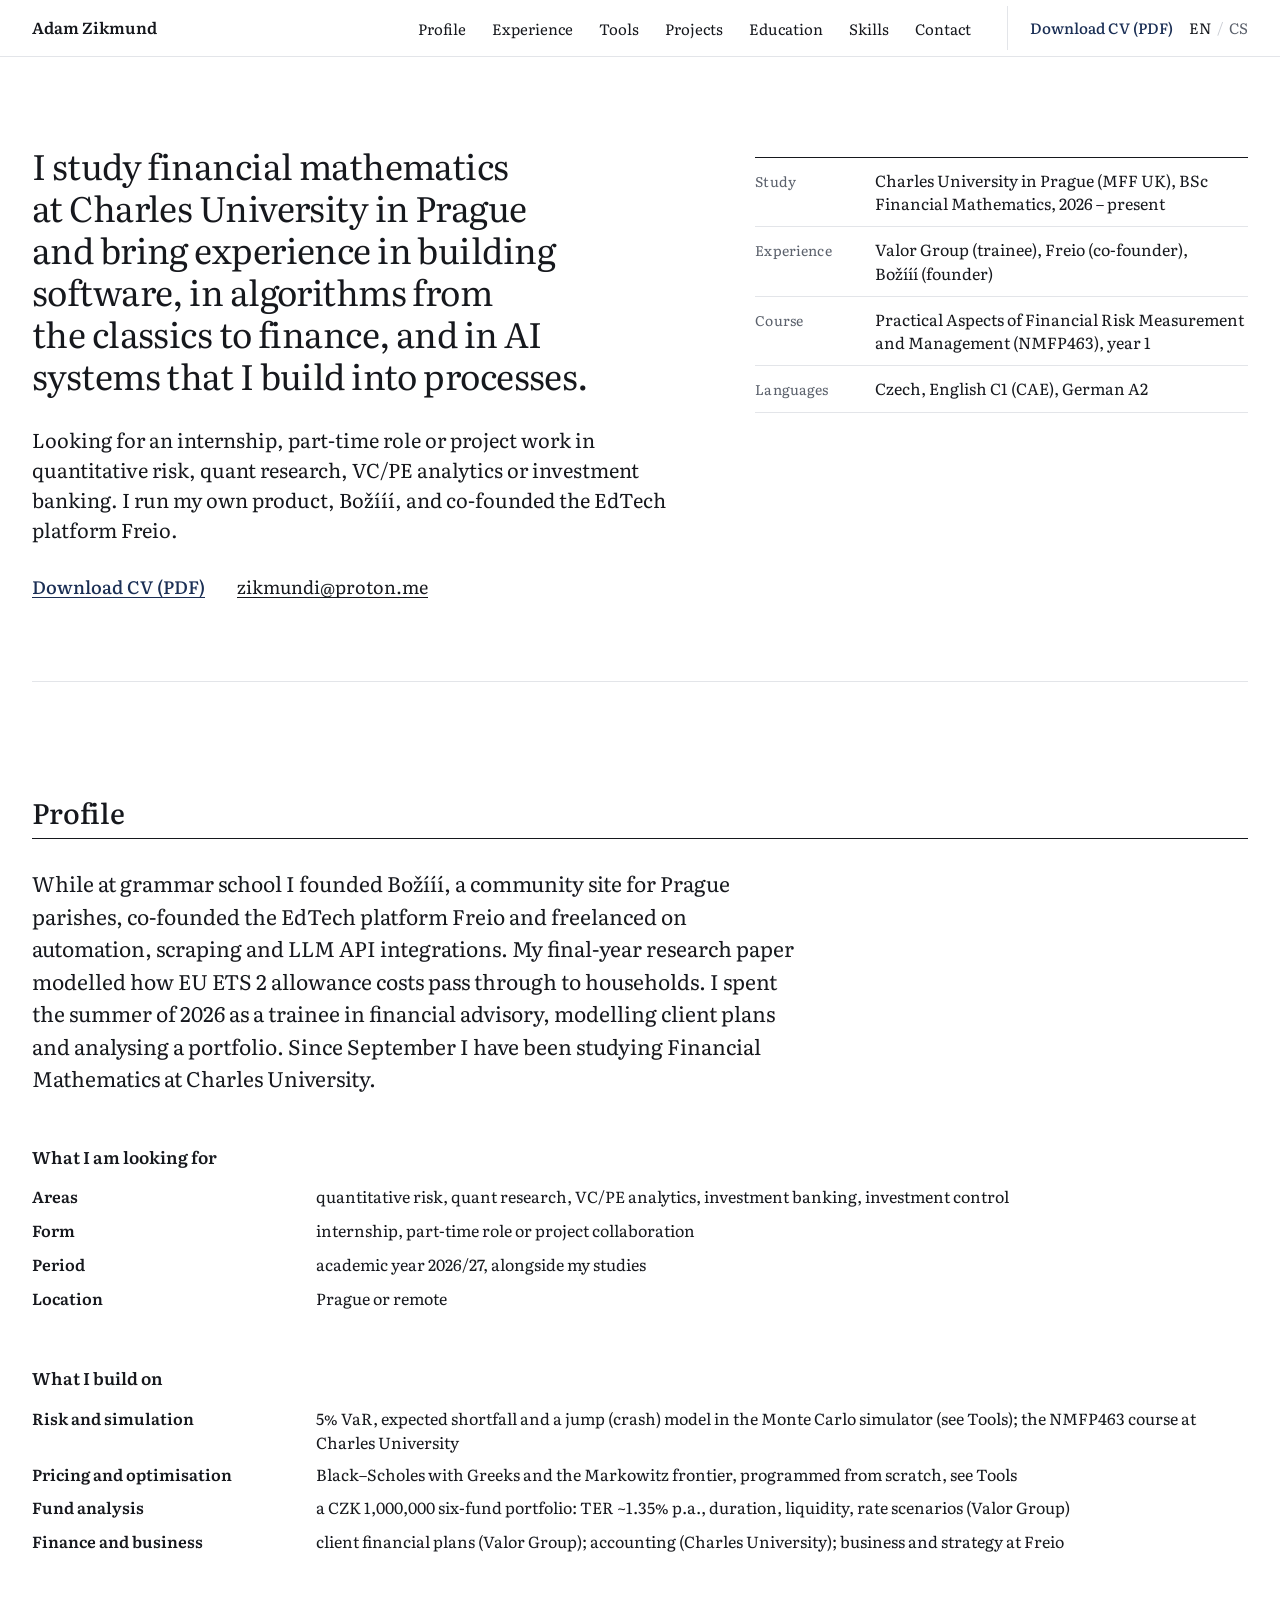
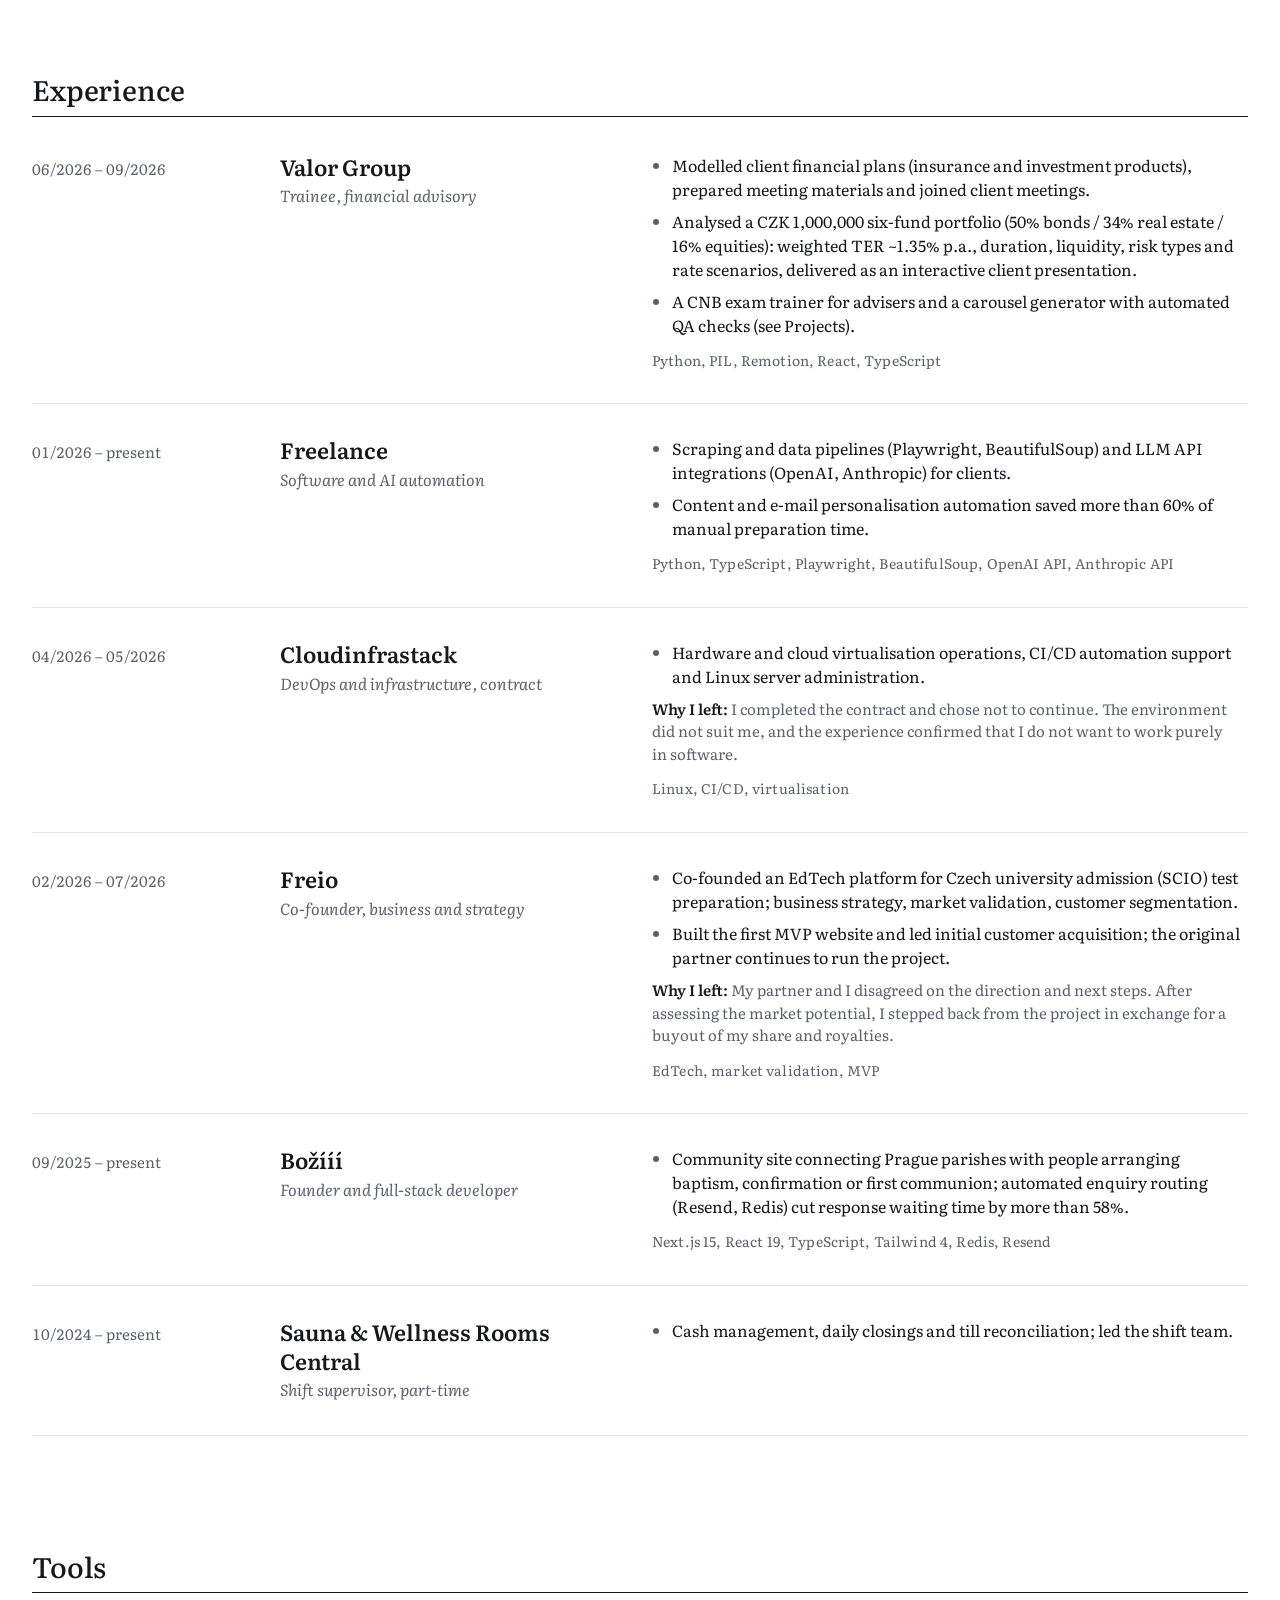
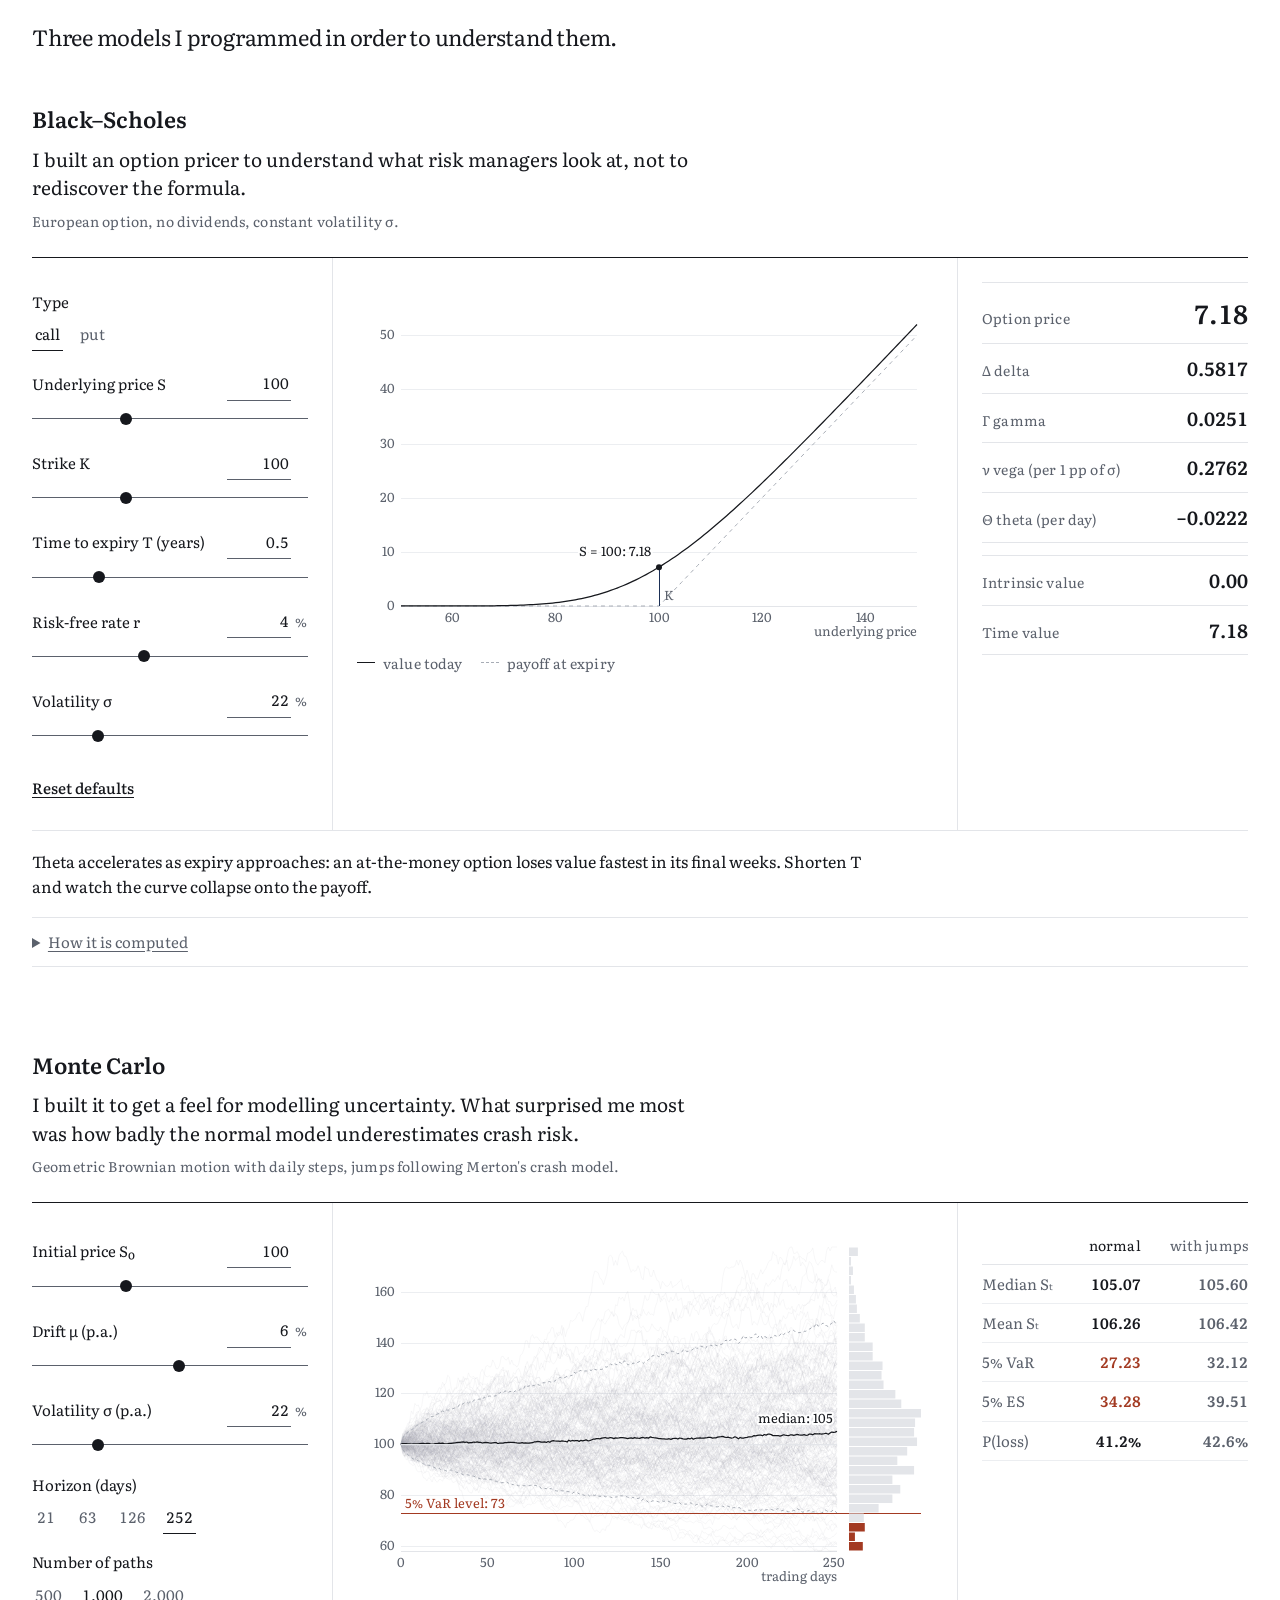
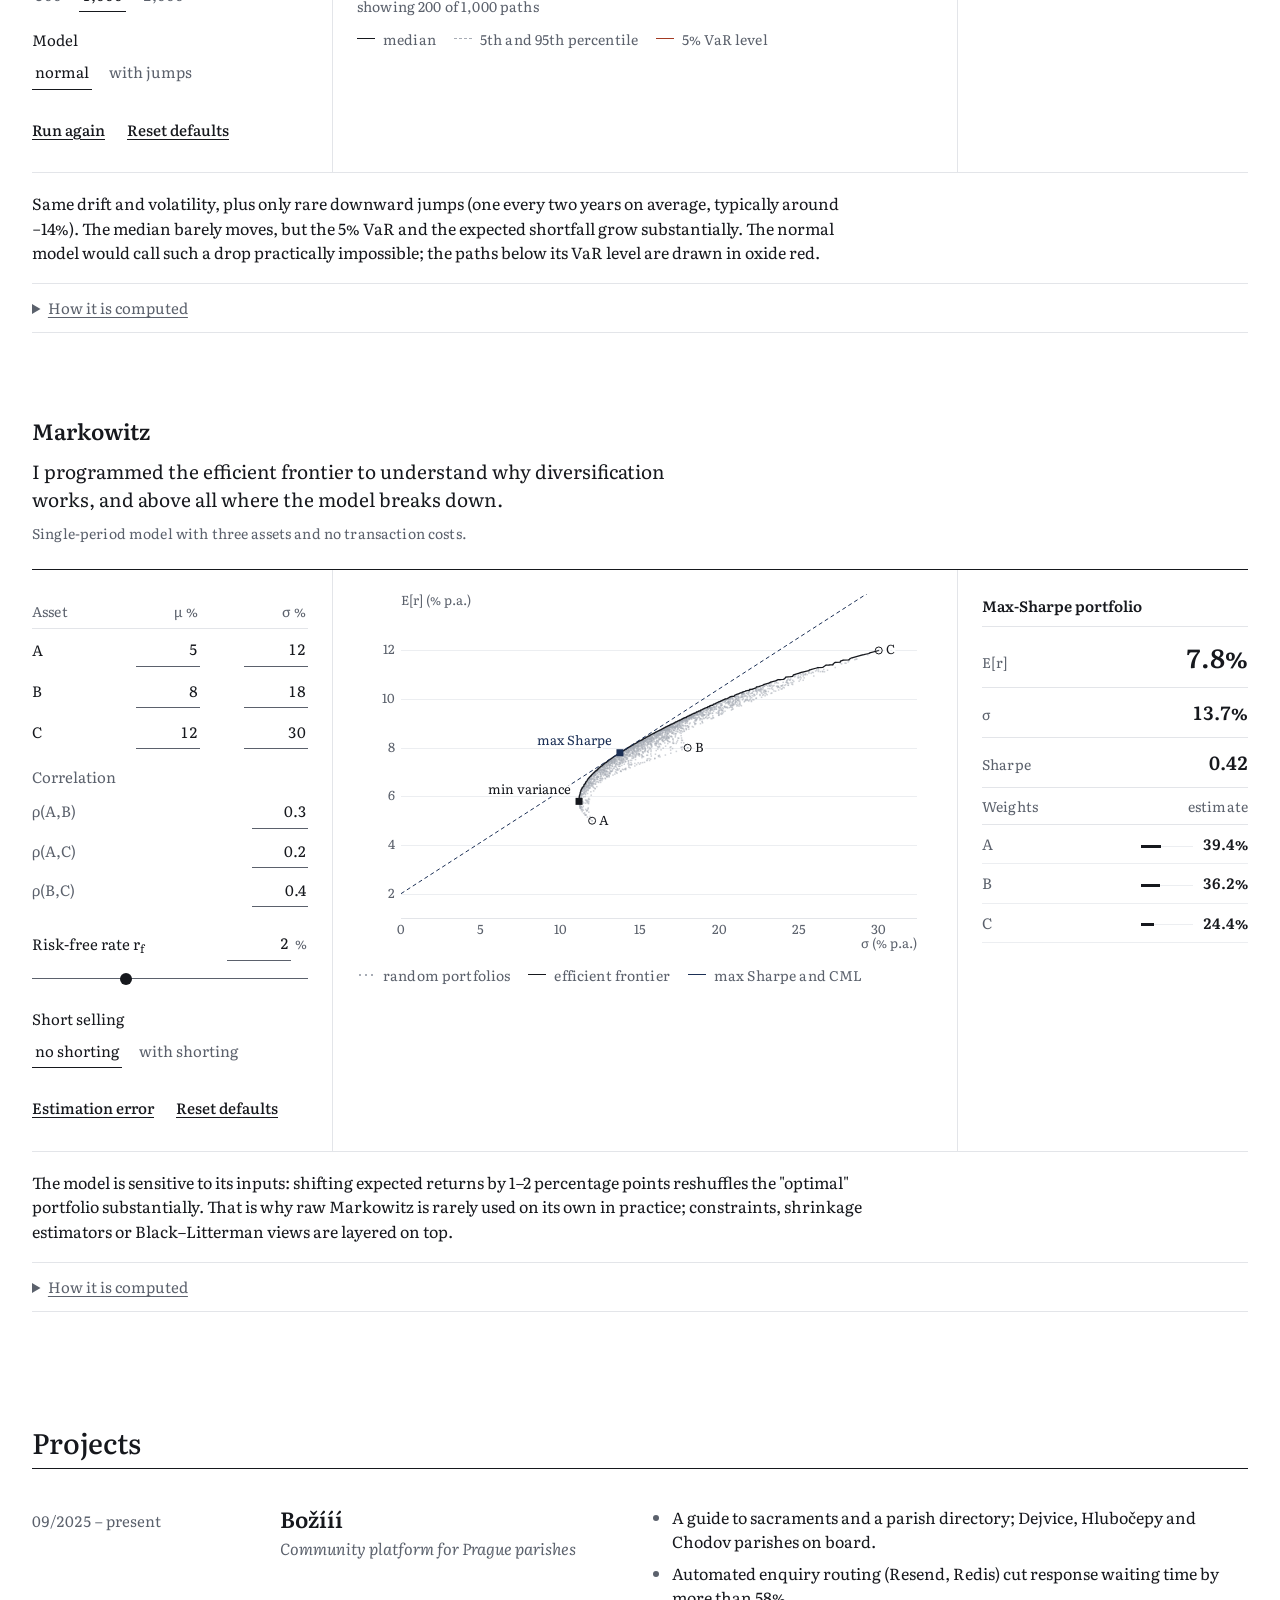
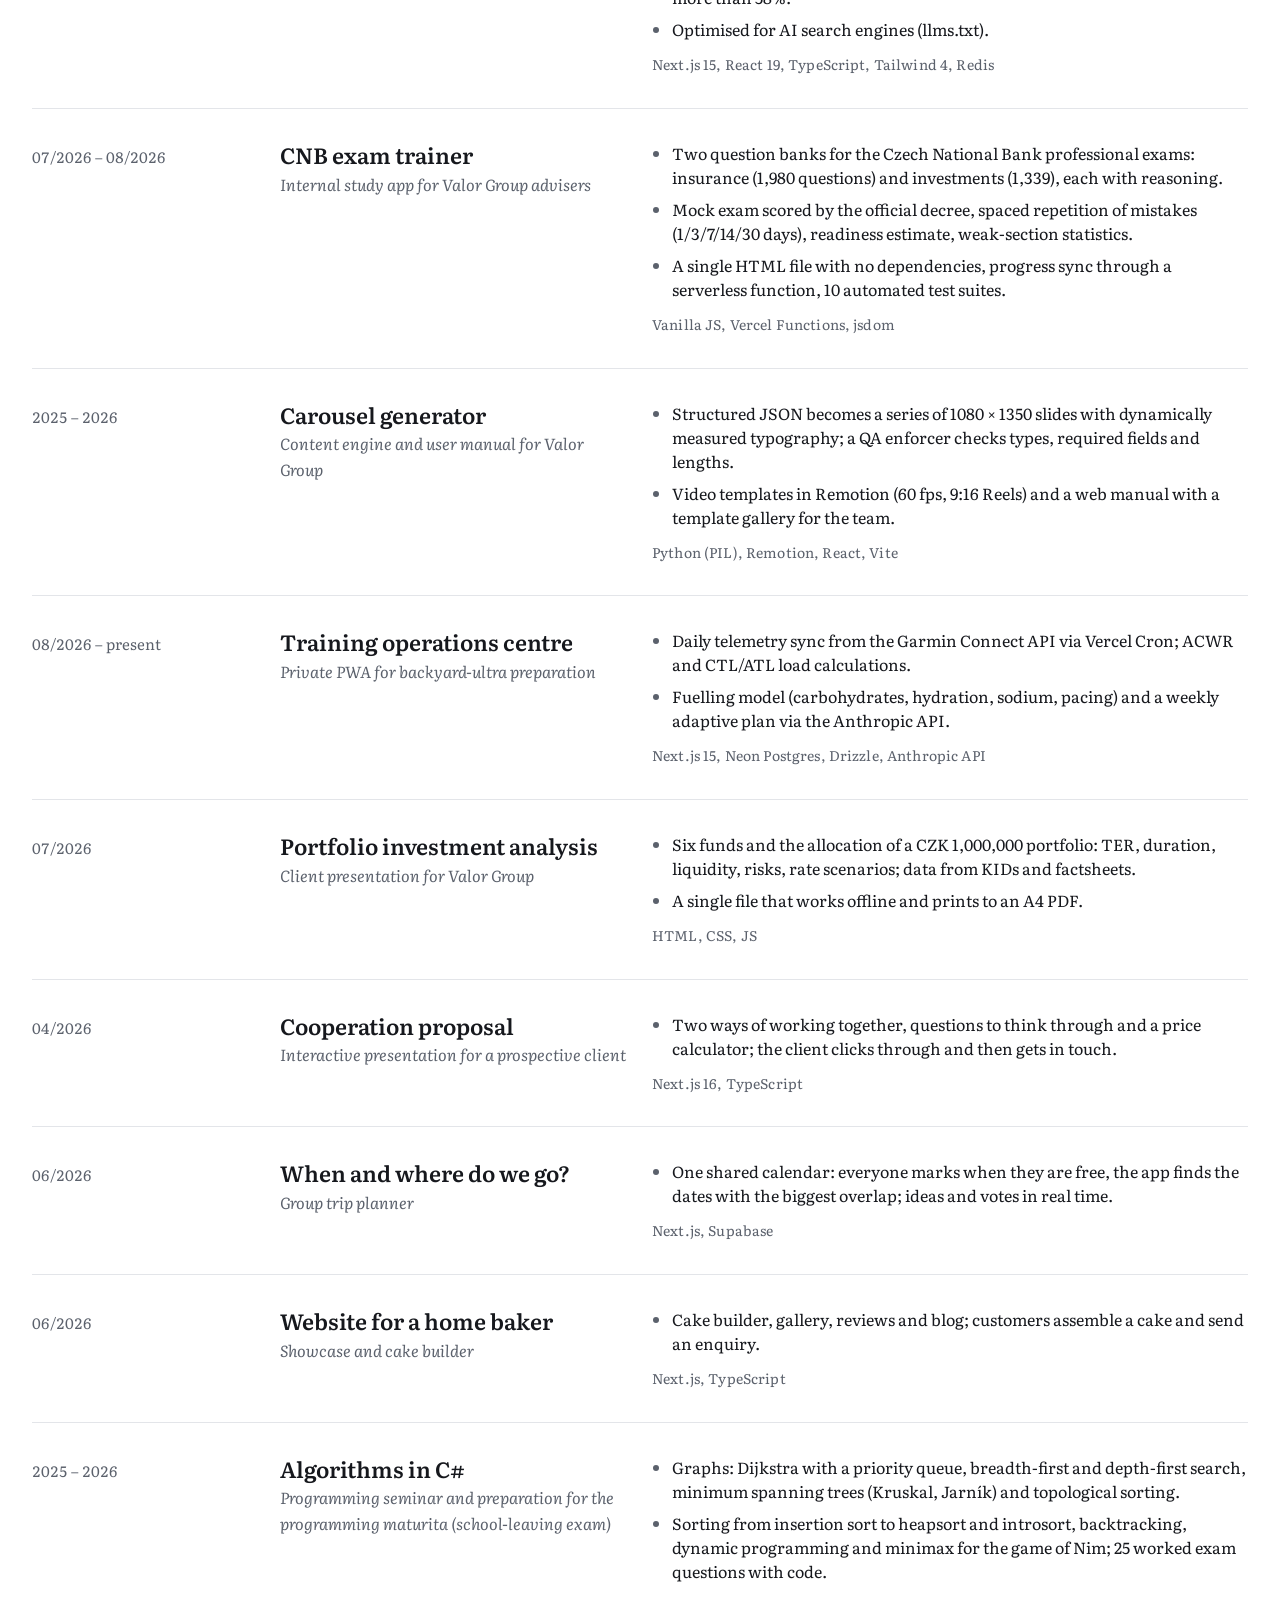
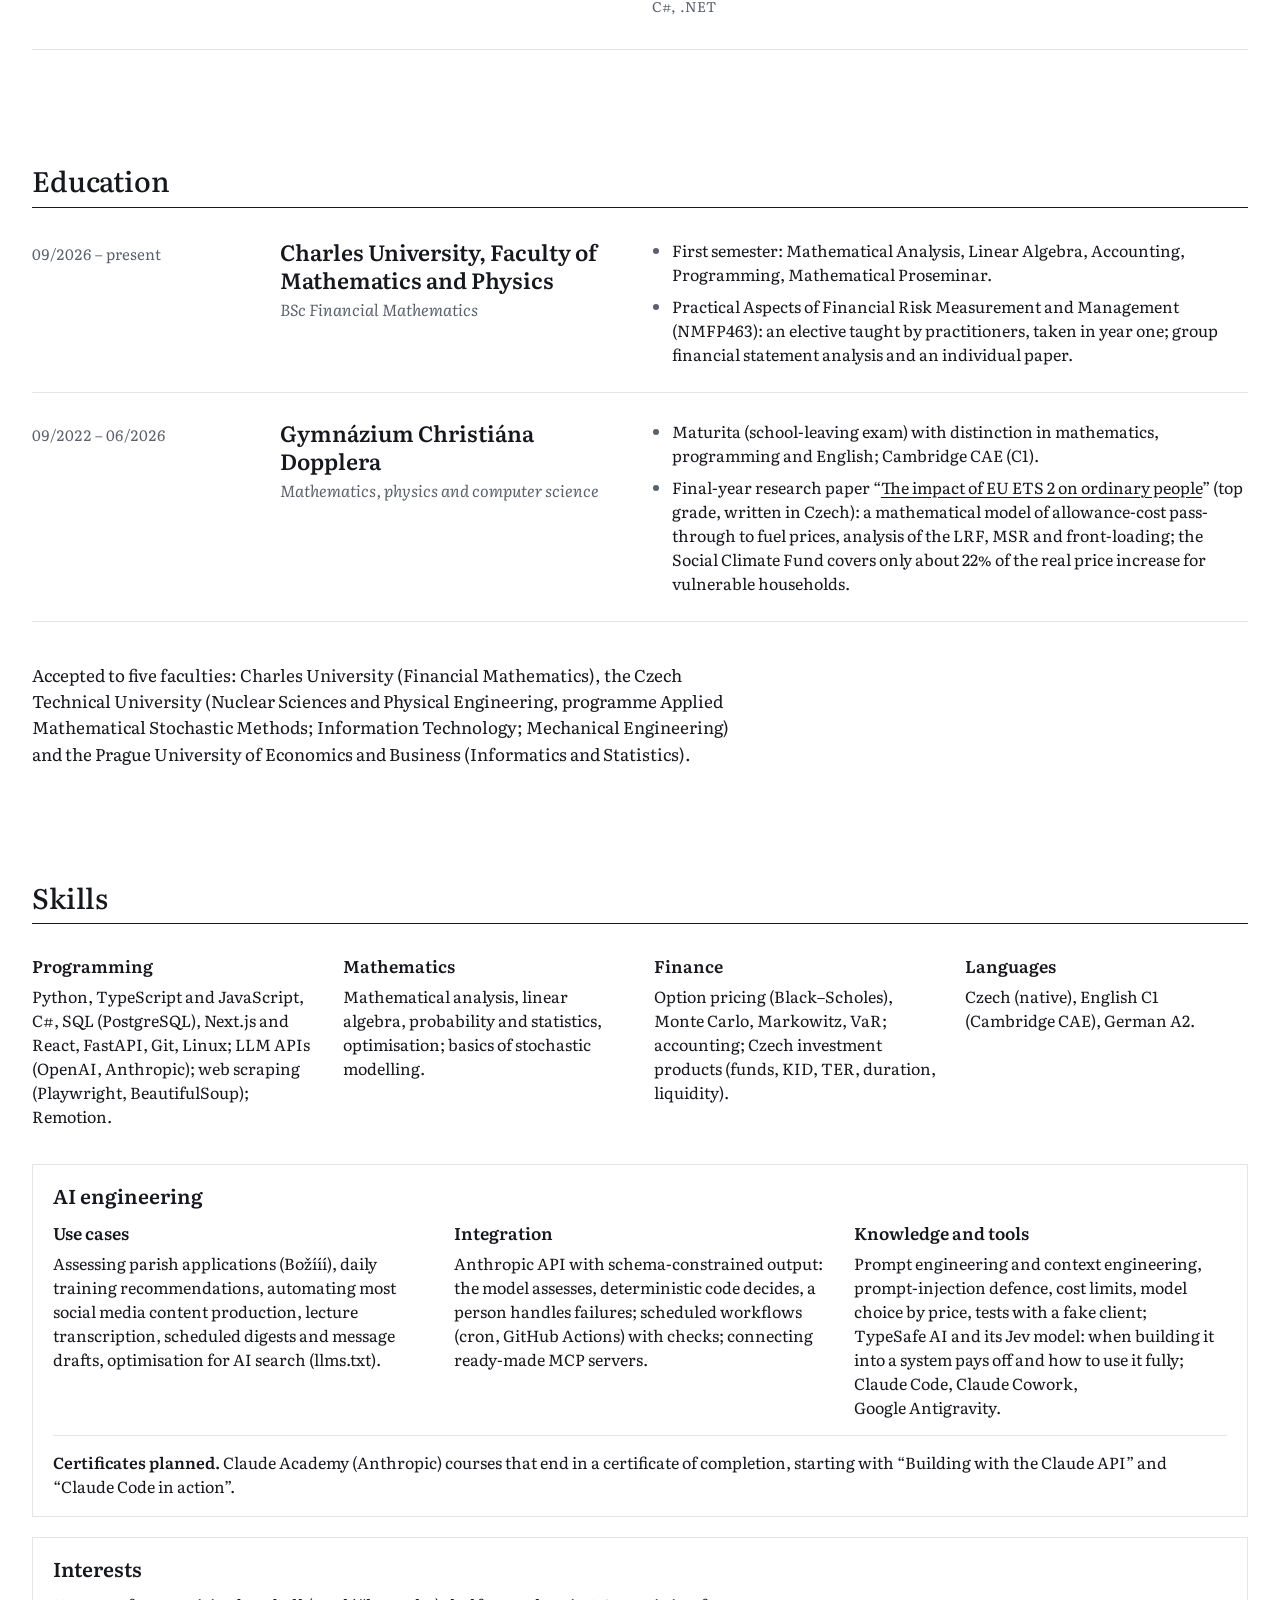
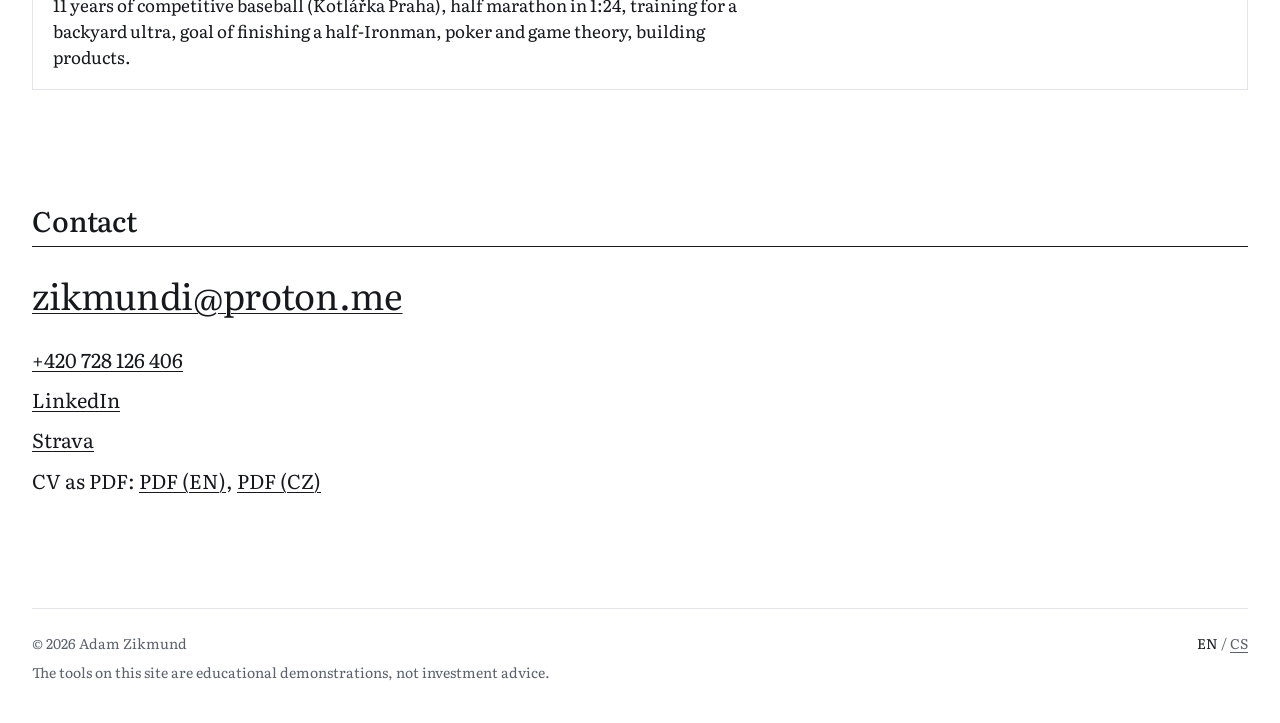
<file: b/en/index.html>
<!doctype html>
<html lang="en">
<head>
<meta charset="utf-8">
<meta name="viewport" content="width=device-width, initial-scale=1">
<title>Adam Zikmund – financial mathematics, software and risk</title>
<meta name="description" content="Financial Mathematics student at Charles University, previously co-founder and developer of products in production. Looking for an internship or part-time role in quantitative risk, quant research, VC/PE analytics or investment banking.">
<meta name="author" content="Adam Zikmund">
<meta name="color-scheme" content="light">
<meta name="theme-color" content="#ffffff">
<link rel="canonical" href="https://cv-seven-dusky-63.vercel.app/en/">
<meta name="robots" content="noindex">
<link rel="alternate" hreflang="en" href="https://cv-seven-dusky-63.vercel.app/en/">
<link rel="alternate" hreflang="cs" href="https://cv-seven-dusky-63.vercel.app/">
<link rel="alternate" hreflang="x-default" href="https://cv-seven-dusky-63.vercel.app/">
<meta property="og:type" content="profile">
<meta property="og:title" content="Adam Zikmund – financial mathematics, software and risk">
<meta property="og:description" content="Financial Mathematics student at Charles University, previously co-founder and developer of products in production. Looking for an internship or part-time role in quantitative risk, quant research, VC/PE analytics or investment banking.">
<meta property="og:url" content="https://cv-seven-dusky-63.vercel.app/en/">
<meta property="og:locale" content="en_GB">
<link rel="icon" href="/assets/favicon.svg" type="image/svg+xml">
<link rel="preconnect" href="https://fonts.googleapis.com">
<link rel="preconnect" href="https://fonts.gstatic.com" crossorigin>
<link rel="stylesheet" href="https://fonts.googleapis.com/css2?family=Literata:ital,opsz,wght@0,7..72,400;0,7..72,500;0,7..72,600;1,7..72,400&display=swap">
<link rel="stylesheet" href="/assets/css/site.css">
<link rel="stylesheet" href="/assets/css/variant-b.css">
<script>document.documentElement.classList.add('js');</script>
<script src="/assets/js/site.js" defer></script>
<script src="/assets/js/quant.js" defer></script>
</head>
<body>
<header class="site-header" id="top">
<a class="skip" href="#main">Skip to content</a>
<nav class="nav" aria-label="Main navigation">
  <a class="brand" href="/b/en/">Adam Zikmund</a>
  <button class="nav-toggle" type="button" aria-expanded="false" aria-controls="nav-menu"><span class="t-open">Contents</span><span class="t-close">Close</span></button>
  <div class="nav-menu" id="nav-menu">
    <ol class="nav-list">
      <li><a href="#profile" data-spy="profile">Profile</a></li>
      <li><a href="#experience" data-spy="experience">Experience</a></li>
      <li><a href="#tools" data-spy="tools">Tools</a></li>
      <li><a href="#projects" data-spy="projects">Projects</a></li>
      <li><a href="#education" data-spy="education">Education</a></li>
      <li><a href="#skills" data-spy="skills">Skills</a></li>
      <li><a href="#contact" data-spy="contact">Contact</a></li>
    </ol>
    <span class="nav-lang" role="group" aria-label="Language"><span class="is-current">EN</span><span class="sep" aria-hidden="true">/</span><a href="/b/" hreflang="cs" lang="cs">CS</a></span>
  </div>
  <div class="nav-right">
    <a class="nav-cv" href="/cv/Adam-Zikmund-CV-EN.pdf"><span class="t-long">Download CV (PDF)</span><span class="t-short">CV (PDF)</span></a>
    <span class="nav-lang" role="group" aria-label="Language"><span class="is-current">EN</span><span class="sep" aria-hidden="true">/</span><a href="/b/" hreflang="cs" lang="cs" title="Česká verze">CS</a></span>
  </div>
</nav>
</header>
<main id="main">
<section class="hero" aria-labelledby="hero-title">
  <div class="hero-text">
    <h1 id="hero-title"><span class="line">I study financial mathematics at Charles University in Prague and bring experience in building software, in algorithms from the classics to finance, and in AI systems that I build into processes.</span></h1>
    <p class="deck">Looking for an internship, part‑time role or project work in quantitative risk, quant research, VC/PE analytics or investment banking. I run my own product, Božííí, and co‑founded the EdTech platform Freio.</p>
    <p class="actions"><a class="cv-link" href="/cv/Adam-Zikmund-CV-EN.pdf">Download CV (PDF)</a><a class="email-link" href="mailto:zikmundi@proton.me">zikmundi@proton.me</a></p>
  </div>
  <aside class="sheet" aria-labelledby="sheet-title">
    <h2 id="sheet-title" class="visually-hidden">Key facts</h2>
    <dl class="sheet-rows">
      <div class="sheet-row"><dt>Study</dt><dd>Charles University in Prague (MFF UK), BSc Financial Mathematics, 2026 – present</dd></div>
      <div class="sheet-row"><dt>Experience</dt><dd>Valor Group (trainee), Freio (co‑founder), Božííí (founder)</dd></div>
      <div class="sheet-row"><dt>Course</dt><dd>Practical Aspects of Financial Risk Measurement and Management (NMFP463), year 1</dd></div>
      <div class="sheet-row"><dt>Languages</dt><dd>Czech, English C1 (CAE), German A2</dd></div>
    </dl>
  </aside>
</section>
<section id="profile" class="section" aria-labelledby="h-profile">
  <div class="rail"><h2 id="h-profile">Profile</h2></div>
  <div class="content">
    <p class="lead">While at grammar school I founded Božííí, a community site for Prague parishes, co‑founded the EdTech platform Freio and freelanced on automation, scraping and LLM API integrations. My final-year research paper modelled how EU ETS 2 allowance costs pass through to households. I spent the summer of 2026 as a trainee in financial advisory, modelling client plans and analysing a portfolio. Since September I have been studying Financial Mathematics at Charles University.</p>
    <div class="kv-block">
      <h3 id="h-seeking">What I am looking for</h3>
      <dl class="kv" aria-labelledby="h-seeking">
        <div class="kv-row" data-reveal="kv"><dt>Areas</dt><dd>quantitative risk, quant research, VC/PE analytics, investment banking, investment control</dd></div>
        <div class="kv-row" data-reveal="kv"><dt>Form</dt><dd>internship, part‑time role or project collaboration</dd></div>
        <div class="kv-row" data-reveal="kv"><dt>Period</dt><dd>academic year 2026/27, alongside my studies</dd></div>
        <div class="kv-row" data-reveal="kv"><dt>Location</dt><dd>Prague or remote</dd></div>
      </dl>
    </div>
    <div class="kv-block">
      <h3 id="h-basis">What I build on</h3>
      <dl class="kv" aria-labelledby="h-basis">
        <div class="kv-row" data-reveal="kv"><dt>Risk and simulation</dt><dd>5% VaR, expected shortfall and a jump (crash) model in the Monte Carlo simulator (see Tools); the NMFP463 course at Charles University</dd></div>
        <div class="kv-row" data-reveal="kv"><dt>Pricing and optimisation</dt><dd>Black–Scholes with Greeks and the Markowitz frontier, programmed from scratch, see Tools</dd></div>
        <div class="kv-row" data-reveal="kv"><dt>Fund analysis</dt><dd>a CZK 1,000,000 six-fund portfolio: TER ~1.35% p.a., duration, liquidity, rate scenarios (Valor Group)</dd></div>
        <div class="kv-row" data-reveal="kv"><dt>Finance and business</dt><dd>client financial plans (Valor Group); accounting (Charles University); business and strategy at Freio</dd></div>
      </dl>
    </div>
  </div>
</section>
<section id="experience" class="section" aria-labelledby="h-experience">
  <div class="rail"><h2 id="h-experience">Experience</h2></div>
  <div class="content">
    <ol class="ledger">
      <li class="row" data-reveal="row">
        <div class="row-date"><span>06/2026 – 09/2026</span></div>
        <div class="row-head"><h3>Valor Group</h3><p class="row-role">Trainee, financial advisory</p></div>
        <div class="row-body">
          <ul class="results"><li>Modelled client financial plans (insurance and investment products), prepared meeting materials and joined client meetings.</li><li>Analysed a CZK 1,000,000 six-fund portfolio (50% bonds / 34% real estate / 16% equities): weighted TER ~1.35% p.a., duration, liquidity, risk types and rate scenarios, delivered as an interactive client presentation.</li><li>A CNB exam trainer for advisers and a carousel generator with automated QA checks (see Projects).</li></ul>
          
          <p class="row-stack">Python, PIL, Remotion, React, TypeScript</p>
        </div>
      </li>
      <li class="row" id="freelance" data-reveal="row">
        <div class="row-date"><span>01/2026 – present</span></div>
        <div class="row-head"><h3>Freelance</h3><p class="row-role">Software and AI automation</p></div>
        <div class="row-body">
          <ul class="results"><li>Scraping and data pipelines (Playwright, BeautifulSoup) and LLM API integrations (OpenAI, Anthropic) for clients.</li><li>Content and e-mail personalisation automation saved more than 60% of manual preparation time.</li></ul>
          
          <p class="row-stack">Python, TypeScript, Playwright, BeautifulSoup, OpenAI API, Anthropic API</p>
        </div>
      </li>
      <li class="row" data-reveal="row">
        <div class="row-date"><span>04/2026 – 05/2026</span></div>
        <div class="row-head"><h3>Cloudinfrastack</h3><p class="row-role">DevOps and infrastructure, contract</p></div>
        <div class="row-body">
          <ul class="results"><li>Hardware and cloud virtualisation operations, CI/CD automation support and Linux server administration.</li></ul>
          <p class="row-exit"><span class="row-exit-k">Why I left:</span> I completed the contract and chose not to continue. The environment did not suit me, and the experience confirmed that I do not want to work purely in software.</p>
          <p class="row-stack">Linux, CI/CD, virtualisation</p>
        </div>
      </li>
      <li class="row" id="freio" data-reveal="row">
        <div class="row-date"><span>02/2026 – 07/2026</span></div>
        <div class="row-head"><h3><a href="https://freio.cz" target="_blank" rel="noopener">Freio</a></h3><p class="row-role">Co‑founder, business and strategy</p></div>
        <div class="row-body">
          <ul class="results"><li>Co‑founded an EdTech platform for Czech university admission (SCIO) test preparation; business strategy, market validation, customer segmentation.</li><li>Built the first MVP website and led initial customer acquisition; the original partner continues to run the project.</li></ul>
          <p class="row-exit"><span class="row-exit-k">Why I left:</span> My partner and I disagreed on the direction and next steps. After assessing the market potential, I stepped back from the project in exchange for a buyout of my share and royalties.</p>
          <p class="row-stack">EdTech, market validation, MVP</p>
        </div>
      </li>
      <li class="row" data-reveal="row">
        <div class="row-date"><span>09/2025 – present</span></div>
        <div class="row-head"><h3><a href="https://boziii.com" target="_blank" rel="noopener">Božííí</a></h3><p class="row-role">Founder and full-stack developer</p></div>
        <div class="row-body">
          <ul class="results"><li>Community site connecting Prague parishes with people arranging baptism, confirmation or first communion; automated enquiry routing (Resend, Redis) cut response waiting time by more than 58%.</li></ul>
          
          <p class="row-stack">Next.js 15, React 19, TypeScript, Tailwind 4, Redis, Resend</p>
        </div>
      </li>
      <li class="row" data-reveal="row">
        <div class="row-date"><span>10/2024 – present</span></div>
        <div class="row-head"><h3>Sauna &amp; Wellness Rooms Central</h3><p class="row-role">Shift supervisor, part‑time</p></div>
        <div class="row-body">
          <ul class="results"><li>Cash management, daily closings and till reconciliation; led the shift team.</li></ul>
          
          
        </div>
      </li>
    </ol>
  </div>
</section>
<section id="tools" class="section section-tools" aria-labelledby="h-tools">
  <div class="rail"><h2 id="h-tools">Tools</h2></div>
  <div class="content">
    <p class="section-heading" data-split>Three models I programmed in order to understand them.</p>
    <div class="tools">
      <article class="tool" id="tool-bs" data-tool="bs" data-reveal="panel">
        <h2 class="tool-title">Black–Scholes</h2>
        <p class="tool-quote">I built an option pricer to understand what risk managers look at, not to rediscover the formula.</p>
        <p class="tool-spec">European option, no dividends, constant volatility σ.</p>
        <div class="panel">
          <div class="panel-body">
            <form class="controls" aria-label="Inputs: Black–Scholes" onsubmit="return false">
              <fieldset class="toggle" data-role="seg" data-name="type" data-default="call"><legend>Type</legend><div class="toggle-options"><button type="button" data-value="call" aria-pressed="true">call</button><button type="button" data-value="put" aria-pressed="false">put</button></div></fieldset>
              <div class="ctl">
          <label class="ctl-label" id="bs-S-label" for="bs-S">Underlying price S</label>
          <span class="ctl-value"><input id="bs-S" type="text" inputmode="decimal" autocomplete="off" spellcheck="false" data-num name="S" min="50" max="200" step="1" value="100"><span class="unit" aria-hidden="true"></span></span>
          <input type="range" class="ctl-range" aria-labelledby="bs-S-label" data-sync="S" min="50" max="200" step="1" value="100" tabindex="-1">
        </div>
              <div class="ctl">
          <label class="ctl-label" id="bs-K-label" for="bs-K">Strike K</label>
          <span class="ctl-value"><input id="bs-K" type="text" inputmode="decimal" autocomplete="off" spellcheck="false" data-num name="K" min="50" max="200" step="1" value="100"><span class="unit" aria-hidden="true"></span></span>
          <input type="range" class="ctl-range" aria-labelledby="bs-K-label" data-sync="K" min="50" max="200" step="1" value="100" tabindex="-1">
        </div>
              <div class="ctl">
          <label class="ctl-label" id="bs-T-label" for="bs-T">Time to expiry T (years)</label>
          <span class="ctl-value"><input id="bs-T" type="text" inputmode="decimal" autocomplete="off" spellcheck="false" data-num name="T" min="0.05" max="2" step="0.05" value="0.5" data-decimals="2"><span class="unit" aria-hidden="true"></span></span>
          <input type="range" class="ctl-range" aria-labelledby="bs-T-label" data-sync="T" min="0.05" max="2" step="0.05" value="0.5" tabindex="-1">
        </div>
              <div class="ctl">
          <label class="ctl-label" id="bs-r-label" for="bs-r">Risk-free rate r</label>
          <span class="ctl-value"><input id="bs-r" type="text" inputmode="decimal" autocomplete="off" spellcheck="false" data-num name="r" min="0" max="10" step="0.25" value="4" data-decimals="2"><span class="unit">%</span></span>
          <input type="range" class="ctl-range" aria-labelledby="bs-r-label" data-sync="r" min="0" max="10" step="0.25" value="4" tabindex="-1">
        </div>
              <div class="ctl">
          <label class="ctl-label" id="bs-sigma-label" for="bs-sigma">Volatility σ</label>
          <span class="ctl-value"><input id="bs-sigma" type="text" inputmode="decimal" autocomplete="off" spellcheck="false" data-num name="sigma" min="5" max="80" step="1" value="22" data-decimals="1"><span class="unit">%</span></span>
          <input type="range" class="ctl-range" aria-labelledby="bs-sigma-label" data-sync="sigma" min="5" max="80" step="1" value="22" tabindex="-1">
        </div>
              <div class="btn-row"><button type="button" class="text-btn" data-role="reset">Reset defaults</button></div>
            </form>
            <div class="chart">
              <canvas data-role="chart" role="img" aria-label="Chart of option value against the underlying price with the payoff at expiry and the current price marked"></canvas>
              <ul class="legend"><li><i class="sw sw-ink"></i>value today</li><li><i class="sw sw-dash"></i>payoff at expiry</li></ul>
              <noscript><p class="chart-noscript">The tools need JavaScript enabled.</p></noscript>
            </div>
            <div class="readouts">
              <dl class="ro-list">
                <div class="ro ro-main"><dt>Option price</dt><dd data-out="price">–</dd></div>
                <div class="ro"><dt>Δ delta</dt><dd data-out="delta">–</dd></div>
                <div class="ro"><dt>Γ gamma</dt><dd data-out="gamma">–</dd></div>
                <div class="ro"><dt>ν vega (per 1 pp of σ)</dt><dd data-out="vega">–</dd></div>
                <div class="ro ro-theta"><dt>Θ theta (per day)</dt><dd data-out="theta">–</dd></div>
                <div class="ro ro-sep"><dt>Intrinsic value</dt><dd data-out="intrinsic">–</dd></div>
                <div class="ro"><dt>Time value</dt><dd data-out="timeValue">–</dd></div>
              </dl>
            </div>
          </div>
          <p class="visually-hidden" aria-live="polite" data-role="live"></p>
          <p class="insight">Theta accelerates as expiry approaches: an at-the-money option loses value fastest in its final weeks. Shorten T and watch the curve collapse onto the payoff.</p>
          <details class="method"><summary>How it is computed</summary><ul><li>C = S·N(d₁) − K·e^(−rT)·N(d₂); P = K·e^(−rT)·N(−d₂) − S·N(−d₁)</li><li>d₁ = [ln(S/K) + (r + σ²/2)·T] / (σ·√T); d₂ = d₁ − σ·√T</li><li>N(x) is computed through erf (Abramowitz–Stegun 7.1.26, error below 1.5·10⁻⁷).</li><li>Δ = N(d₁) for a call, N(d₁) − 1 for a put; Γ = φ(d₁)/(S·σ·√T); ν = S·φ(d₁)·√T / 100 (per 1 pp of σ); Θ per day = Θ per year / 365.</li><li>Assumptions: European exercise, no dividends, constant σ and r, continuous compounding.</li></ul></details>
        </div>
      </article>
      <article class="tool" id="tool-mc" data-tool="mc" data-reveal="panel">
        <h2 class="tool-title">Monte Carlo</h2>
        <p class="tool-quote">I built it to get a feel for modelling uncertainty. What surprised me most was how badly the normal model underestimates crash risk.</p>
        <p class="tool-spec">Geometric Brownian motion with daily steps, jumps following Merton's crash model.</p>
        <div class="panel">
          <div class="panel-body">
            <form class="controls" aria-label="Inputs: Monte Carlo" onsubmit="return false">
              <div class="ctl">
          <label class="ctl-label" id="mc-S0-label" for="mc-S0">Initial price S₀</label>
          <span class="ctl-value"><input id="mc-S0" type="text" inputmode="decimal" autocomplete="off" spellcheck="false" data-num name="S0" min="50" max="200" step="1" value="100"><span class="unit" aria-hidden="true"></span></span>
          <input type="range" class="ctl-range" aria-labelledby="mc-S0-label" data-sync="S0" min="50" max="200" step="1" value="100" tabindex="-1">
        </div>
              <div class="ctl">
          <label class="ctl-label" id="mc-mu-label" for="mc-mu">Drift μ (p.a.)</label>
          <span class="ctl-value"><input id="mc-mu" type="text" autocomplete="off" spellcheck="false" data-num name="mu" min="-10" max="20" step="0.5" value="6" data-decimals="1"><span class="unit">%</span></span>
          <input type="range" class="ctl-range" aria-labelledby="mc-mu-label" data-sync="mu" min="-10" max="20" step="0.5" value="6" tabindex="-1">
        </div>
              <div class="ctl">
          <label class="ctl-label" id="mc-sigma-label" for="mc-sigma">Volatility σ (p.a.)</label>
          <span class="ctl-value"><input id="mc-sigma" type="text" inputmode="decimal" autocomplete="off" spellcheck="false" data-num name="sigma" min="5" max="80" step="1" value="22" data-decimals="1"><span class="unit">%</span></span>
          <input type="range" class="ctl-range" aria-labelledby="mc-sigma-label" data-sync="sigma" min="5" max="80" step="1" value="22" tabindex="-1">
        </div>
              <fieldset class="toggle" data-role="seg" data-name="horizon" data-default="252"><legend>Horizon (days)</legend><div class="toggle-options"><button type="button" data-value="21" aria-pressed="false">21</button><button type="button" data-value="63" aria-pressed="false">63</button><button type="button" data-value="126" aria-pressed="false">126</button><button type="button" data-value="252" aria-pressed="true">252</button></div></fieldset>
              <fieldset class="toggle" data-role="seg" data-name="paths" data-default="1000"><legend>Number of paths</legend><div class="toggle-options"><button type="button" data-value="500" aria-pressed="false">500</button><button type="button" data-value="1000" aria-pressed="true">1,000</button><button type="button" data-value="2000" aria-pressed="false">2,000</button></div></fieldset>
              <fieldset class="toggle" data-role="seg" data-name="dist" data-default="normal"><legend>Model</legend><div class="toggle-options"><button type="button" data-value="normal" aria-pressed="true">normal</button><button type="button" data-value="jump" aria-pressed="false">with jumps</button></div></fieldset>
              <div class="btn-row"><button type="button" class="text-btn" data-role="reseed">Run again</button><button type="button" class="text-btn" data-role="reset">Reset defaults</button></div>
            </form>
            <div class="chart">
              <canvas data-role="chart" role="img" aria-label="Chart of simulated price paths with the median, percentiles and the 5% VaR level; a histogram of terminal values on the right"></canvas>
              <p class="chart-note" data-out="shown"></p>
              <ul class="legend"><li><i class="sw sw-ink"></i>median</li><li><i class="sw sw-dash"></i>5th and 95th percentile</li><li><i class="sw sw-oxide"></i>5% VaR level</li><li data-role="legend-normal" hidden><i class="sw sw-oxide-dash"></i>normal-model VaR level</li></ul>
              <noscript><p class="chart-noscript">The tools need JavaScript enabled.</p></noscript>
            </div>
            <div class="readouts">
              <table class="ro-table">
                <thead><tr><th scope="col"><span class="visually-hidden">Outputs</span></th><th scope="col" data-col="normal">normal</th><th scope="col" data-col="jump">with jumps</th></tr></thead>
                <tbody>
                  <tr><th scope="row">Median Sₜ</th><td data-out="median-n">–</td><td data-out="median-t">–</td></tr>
                  <tr><th scope="row">Mean Sₜ</th><td data-out="mean-n">–</td><td data-out="mean-t">–</td></tr>
                  <tr class="is-oxide"><th scope="row">5% VaR</th><td data-out="var-n">–</td><td data-out="var-t">–</td></tr>
                  <tr class="is-oxide"><th scope="row">5% ES</th><td data-out="es-n">–</td><td data-out="es-t">–</td></tr>
                  <tr><th scope="row">P(loss)</th><td data-out="ploss-n">–</td><td data-out="ploss-t">–</td></tr>
                  <tr class="row-delta" data-role="var-delta" hidden><th scope="row">VaR vs. normal</th><td></td><td data-out="varDelta">–</td></tr>
                  <tr class="row-delta" data-role="var-delta" hidden><th scope="row">ES vs. normal</th><td></td><td data-out="esDelta">–</td></tr>
                </tbody>
              </table>
            </div>
          </div>
          <p class="visually-hidden" aria-live="polite" data-role="live"></p>
          <p class="insight">Same drift and volatility, plus only rare downward jumps (one every two years on average, typically around −14%). The median barely moves, but the 5% VaR and the expected shortfall grow substantially. The normal model would call such a drop practically impossible; the paths below its VaR level are drawn in oxide red.</p>
          <details class="method"><summary>How it is computed</summary><ul><li>Sₜ₊Δₜ = Sₜ · exp[(μ − σ²/2)·Δt + σ·√Δt · z], Δt = 1/252 (daily step), z ~ N(0, 1) via Box–Muller.</li><li>Jump model (Merton 1976): with probability λ·Δt per day a jump exp(J) arrives, J ~ N(−0.15, 0.10²), λ = 0.5 per year; the drift is compensated by λ·κ·Δt (κ = e^(μ<sub>J</sub> + σ<sub>J</sub>²/2) − 1) so the expected price stays the same.</li><li>5% VaR = S₀ − 5th percentile of terminal values; 5% ES = S₀ − mean of the worst 5% of terminal values; P(loss) = share of paths with Sₜ &lt; S₀.</li><li>Both models are always computed from the same seed so the columns can be compared; the chart shows the selected model.</li><li>Note: Student-t innovations on daily steps average out over longer horizons (CLT) and the terminal distribution approaches the normal one, which is why crashes are modelled as jumps.</li></ul></details>
        </div>
      </article>
      <article class="tool" id="tool-mk" data-tool="mk" data-reveal="panel">
        <h2 class="tool-title">Markowitz</h2>
        <p class="tool-quote">I programmed the efficient frontier to understand why diversification works, and above all where the model breaks down.</p>
        <p class="tool-spec">Single-period model with three assets and no transaction costs.</p>
        <div class="panel">
          <div class="panel-body">
            <form class="controls" aria-label="Inputs: Markowitz" onsubmit="return false">
              <table class="assets"><caption class="visually-hidden">Assets</caption>
                <thead><tr><th scope="col">Asset</th><th scope="col">μ %</th><th scope="col">σ %</th></tr></thead>
                <tbody>
                  <tr><th scope="row">A</th><td><input type="text" inputmode="decimal" autocomplete="off" spellcheck="false" data-num name="mu1" min="0" max="20" step="0.5" value="5" data-decimals="1" aria-label="Asset A: μ (%)"></td><td><input type="text" inputmode="decimal" autocomplete="off" spellcheck="false" data-num name="sg1" min="5" max="60" step="1" value="12" data-decimals="0" aria-label="Asset A: σ (%)"></td></tr>
                  <tr><th scope="row">B</th><td><input type="text" inputmode="decimal" autocomplete="off" spellcheck="false" data-num name="mu2" min="0" max="20" step="0.5" value="8" data-decimals="1" aria-label="Asset B: μ (%)"></td><td><input type="text" inputmode="decimal" autocomplete="off" spellcheck="false" data-num name="sg2" min="5" max="60" step="1" value="18" data-decimals="0" aria-label="Asset B: σ (%)"></td></tr>
                  <tr><th scope="row">C</th><td><input type="text" inputmode="decimal" autocomplete="off" spellcheck="false" data-num name="mu3" min="0" max="20" step="0.5" value="12" data-decimals="1" aria-label="Asset C: μ (%)"></td><td><input type="text" inputmode="decimal" autocomplete="off" spellcheck="false" data-num name="sg3" min="5" max="60" step="1" value="30" data-decimals="0" aria-label="Asset C: σ (%)"></td></tr>
                </tbody>
              </table>
              <div class="corr" role="group" aria-label="Correlation"><span class="ctl-label">Correlation</span>
                <label>ρ(A,B) <input type="text" autocomplete="off" spellcheck="false" data-num name="r12" min="-0.9" max="0.95" step="0.05" value="0.3" data-decimals="2"></label>
                <label>ρ(A,C) <input type="text" autocomplete="off" spellcheck="false" data-num name="r13" min="-0.9" max="0.95" step="0.05" value="0.2" data-decimals="2"></label>
                <label>ρ(B,C) <input type="text" autocomplete="off" spellcheck="false" data-num name="r23" min="-0.9" max="0.95" step="0.05" value="0.4" data-decimals="2"></label>
              </div>
              <div class="ctl">
          <label class="ctl-label" id="mk-rf-label" for="mk-rf">Risk-free rate r<sub>f</sub></label>
          <span class="ctl-value"><input id="mk-rf" type="text" inputmode="decimal" autocomplete="off" spellcheck="false" data-num name="rf" min="0" max="6" step="0.25" value="2" data-decimals="2"><span class="unit">%</span></span>
          <input type="range" class="ctl-range" aria-labelledby="mk-rf-label" data-sync="rf" min="0" max="6" step="0.25" value="2" tabindex="-1">
        </div>
              <fieldset class="toggle" data-role="seg" data-name="short" data-default="none"><legend>Short selling</legend><div class="toggle-options"><button type="button" data-value="none" aria-pressed="true">no shorting</button><button type="button" data-value="short" aria-pressed="false">with shorting</button></div></fieldset>
              <div class="btn-row"><button type="button" class="text-btn btn-error" data-role="error" aria-pressed="false">Estimation error</button><button type="button" class="text-btn" data-role="reset">Reset defaults</button></div>
            </form>
            <div class="chart">
              <canvas data-role="chart" role="img" aria-label="Scatter chart of portfolios in the risk and return plane with the efficient frontier, the minimum-variance portfolio and the maximum-Sharpe portfolio"></canvas>
              <p class="chart-note" data-role="error-caption" hidden>This is how sensitive the frontier is to the input estimates.</p>
              <p class="chart-note is-warn" data-role="psd-note" hidden></p>
              <p class="chart-note is-warn" data-role="no-tangency" hidden>No portfolio beats the risk-free rate, so there is no tangency portfolio.</p>
              <ul class="legend"><li><i class="sw sw-cloud"></i>random portfolios</li><li><i class="sw sw-ink"></i>efficient frontier</li><li><i class="sw sw-navy"></i>max Sharpe and CML</li><li class="legend-ghost" hidden><i class="sw sw-oxide"></i>frontiers under estimation error</li></ul>
              <noscript><p class="chart-noscript">The tools need JavaScript enabled.</p></noscript>
            </div>
            <div class="readouts">
              <p class="ro-title">Max-Sharpe portfolio</p>
              <dl class="ro-list">
                <div class="ro ro-main"><dt>E[r]</dt><dd data-out="ret">–</dd></div>
                <div class="ro"><dt>σ</dt><dd data-out="risk">–</dd></div>
                <div class="ro"><dt>Sharpe</dt><dd data-out="sharpe">–</dd></div>
              </dl>
              <table class="weights">
                <thead><tr><th scope="col">Weights</th><th scope="col">estimate</th><th scope="col" class="col-err" hidden>± error</th></tr></thead>
                <tbody>
                  <tr><th scope="row">A</th><td><span class="wbar" aria-hidden="true"><i data-bar="0"></i></span><span data-out="w1">–</span></td><td class="col-err" hidden data-out="e1">–</td></tr>
                  <tr><th scope="row">B</th><td><span class="wbar" aria-hidden="true"><i data-bar="1"></i></span><span data-out="w2">–</span></td><td class="col-err" hidden data-out="e2">–</td></tr>
                  <tr><th scope="row">C</th><td><span class="wbar" aria-hidden="true"><i data-bar="2"></i></span><span data-out="w3">–</span></td><td class="col-err" hidden data-out="e3">–</td></tr>
                </tbody>
              </table>
            </div>
          </div>
          <p class="visually-hidden" aria-live="polite" data-role="live"></p>
          <p class="insight">The model is sensitive to its inputs: shifting expected returns by 1–2 percentage points reshuffles the &quot;optimal&quot; portfolio substantially. That is why raw Markowitz is rarely used on its own in practice; constraints, shrinkage estimators or Black–Litterman views are layered on top.</p>
          <details class="method"><summary>How it is computed</summary><ul><li>E[r<sub>p</sub>] = Σ w<sub>i</sub>·μ<sub>i</sub>; σ<sub>p</sub>² = Σ<sub>i</sub> Σ<sub>j</sub> w<sub>i</sub>·w<sub>j</sub>·ρ<sub>ij</sub>·σ<sub>i</sub>·σ<sub>j</sub>; Sharpe = (E[r<sub>p</sub>] − r<sub>f</sub>) / σ<sub>p</sub>; Σ w<sub>i</sub> = 1, without shorting w<sub>i</sub> ≥ 0.</li><li>Frontier = upper envelope of 3,000 random portfolios (no shorting: weights from normalised |N(0,1)|; with shorting: from N(0,1) limited to [−1, 2]) plus the two-asset mixes.</li><li>Estimation error: 20 scenarios with μ<sub>i</sub> ± 1.5 pp and σ<sub>i</sub> ± 10% (fixed seed); their frontiers are drawn and the half-range of the max-Sharpe weights is reported as ±.</li><li>The three correlations entered must form a positive definite matrix; I require its smallest eigenvalue to be at least 0.05. If it is not, all three are scaled towards zero by the same factor until it is, and a note appears under the chart.</li><li>Assumptions: one period, no transaction costs; the inputs are themselves estimates.</li></ul></details>
        </div>
      </article>
    </div>
    <script type="application/json" id="quant-ui">{"bs":{"type":"Type","call":"call","put":"put","S":"Underlying price S","K":"Strike K","T":"Time to expiry T (years)","r":"Risk-free rate r","sigma":"Volatility σ","unitYears":"","unitPct":"%","price":"Option price","delta":"Δ delta","gamma":"Γ gamma","vega":"ν vega (per 1 pp of σ)","theta":"Θ theta (per day)","intrinsic":"Intrinsic value","timeValue":"Time value","legendValue":"value today","legendPayoff":"payoff at expiry","axisX":"underlying price","aria":"Chart of option value against the underlying price with the payoff at expiry and the current price marked","live":"Option price {price}, delta {delta}, theta {theta} per day."},"mc":{"S0":"Initial price S₀","mu":"Drift μ (p.a.)","sigma":"Volatility σ (p.a.)","horizon":"Horizon (days)","days":"days","paths":"Number of paths","dist":"Model","normal":"normal","fat":"with jumps","rerun":"Run again","unitPct":"%","colNormal":"normal","colFat":"with jumps","median":"Median Sₜ","mean":"Mean Sₜ","var":"5% VaR","ploss":"P(loss)","varDelta":"VaR vs. normal","shown":"showing {shown} of {total} paths","legendMedian":"median","legendVar":"5% VaR level","legendS0":"S₀","legendPct":"5th and 95th percentile","axisX":"trading days","aria":"Chart of simulated price paths with the median, percentiles and the 5% VaR level; a histogram of terminal values on the right","live":"Median terminal price {median}, 5% VaR {var}, expected shortfall {es}, probability of loss {ploss}.","es":"5% ES","esDelta":"ES vs. normal","legendVarNormal":"normal-model VaR level"},"mk":{"assets":"Assets","asset":"Asset","names":["A","B","C"],"mu":"μ","sigma":"σ","corr":"Correlation","rho":"ρ","rf":"Risk-free rate r_f","short":"Short selling","noShort":"no shorting","withShort":"with shorting","error":"Estimation error","unitPct":"%","maxSharpe":"Max-Sharpe portfolio","ret":"E[r]","risk":"σ","sharpe":"Sharpe","weights":"Weights","colEstimate":"estimate","colError":"± error","legendCloud":"random portfolios","legendFrontier":"efficient frontier","legendMin":"min variance","legendMax":"max Sharpe","legendCml":"CML","legendGhost":"frontiers under estimation error","axisX":"σ (% p.a.)","axisY":"E[r] (% p.a.)","caption":"This is how sensitive the frontier is to the input estimates.","aria":"Scatter chart of portfolios in the risk and return plane with the efficient frontier, the minimum-variance portfolio and the maximum-Sharpe portfolio","live":"Maximum-Sharpe portfolio: return {ret}, risk {risk}, Sharpe {sharpe}.","psdNote":"The correlations entered are mutually inconsistent or nearly singular, so they are scaled towards zero by a factor of {c}.","noTangency":"No portfolio beats the risk-free rate, so there is no tangency portfolio."}}</script>
  </div>
</section>
<section id="projects" class="section" aria-labelledby="h-projects">
  <div class="rail"><h2 id="h-projects">Projects</h2></div>
  <div class="content">
    <ol class="ledger">
      <li class="row" data-reveal="row">
        <div class="row-date"><span>09/2025 – present</span></div>
        <div class="row-head"><h3><a href="https://boziii.com" target="_blank" rel="noopener">Božííí</a></h3><p class="row-role">Community platform for Prague parishes</p></div>
        <div class="row-body">
          <ul class="results"><li>A guide to sacraments and a parish directory; Dejvice, Hlubočepy and Chodov parishes on board.</li><li>Automated enquiry routing (Resend, Redis) cut response waiting time by more than 58%.</li><li>Optimised for AI search engines (llms.txt).</li></ul>
          
          <p class="row-stack">Next.js 15, React 19, TypeScript, Tailwind 4, Redis</p>
        </div>
      </li>
      <li class="row" data-reveal="row">
        <div class="row-date"><span>07/2026 – 08/2026</span></div>
        <div class="row-head"><h3>CNB exam trainer</h3><p class="row-role">Internal study app for Valor Group advisers</p></div>
        <div class="row-body">
          <ul class="results"><li>Two question banks for the Czech National Bank professional exams: insurance (1,980 questions) and investments (1,339), each with reasoning.</li><li>Mock exam scored by the official decree, spaced repetition of mistakes (1/3/7/14/30 days), readiness estimate, weak-section statistics.</li><li>A single HTML file with no dependencies, progress sync through a serverless function, 10 automated test suites.</li></ul>
          
          <p class="row-stack">Vanilla JS, Vercel Functions, jsdom</p>
        </div>
      </li>
      <li class="row" data-reveal="row">
        <div class="row-date"><span>2025 – 2026</span></div>
        <div class="row-head"><h3>Carousel generator</h3><p class="row-role">Content engine and user manual for Valor Group</p></div>
        <div class="row-body">
          <ul class="results"><li>Structured JSON becomes a series of 1080 × 1350 slides with dynamically measured typography; a QA enforcer checks types, required fields and lengths.</li><li>Video templates in Remotion (60 fps, 9:16 Reels) and a web manual with a template gallery for the team.</li></ul>
          
          <p class="row-stack">Python (PIL), Remotion, React, Vite</p>
        </div>
      </li>
      <li class="row" data-reveal="row">
        <div class="row-date"><span>08/2026 – present</span></div>
        <div class="row-head"><h3>Training operations centre</h3><p class="row-role">Private PWA for backyard-ultra preparation</p></div>
        <div class="row-body">
          <ul class="results"><li>Daily telemetry sync from the Garmin Connect API via Vercel Cron; ACWR and CTL/ATL load calculations.</li><li>Fuelling model (carbohydrates, hydration, sodium, pacing) and a weekly adaptive plan via the Anthropic API.</li></ul>
          
          <p class="row-stack">Next.js 15, Neon Postgres, Drizzle, Anthropic API</p>
        </div>
      </li>
      <li class="row" id="portfolio-analysis" data-reveal="row">
        <div class="row-date"><span>07/2026</span></div>
        <div class="row-head"><h3>Portfolio investment analysis</h3><p class="row-role">Client presentation for Valor Group</p></div>
        <div class="row-body">
          <ul class="results"><li>Six funds and the allocation of a CZK 1,000,000 portfolio: TER, duration, liquidity, risks, rate scenarios; data from KIDs and factsheets.</li><li>A single file that works offline and prints to an A4 PDF.</li></ul>
          
          <p class="row-stack">HTML, CSS, JS</p>
        </div>
      </li>
      <li class="row" data-reveal="row">
        <div class="row-date"><span>04/2026</span></div>
        <div class="row-head"><h3>Cooperation proposal</h3><p class="row-role">Interactive presentation for a prospective client</p></div>
        <div class="row-body">
          <ul class="results"><li>Two ways of working together, questions to think through and a price calculator; the client clicks through and then gets in touch.</li></ul>
          
          <p class="row-stack">Next.js 16, TypeScript</p>
        </div>
      </li>
      <li class="row" data-reveal="row">
        <div class="row-date"><span>06/2026</span></div>
        <div class="row-head"><h3>When and where do we go?</h3><p class="row-role">Group trip planner</p></div>
        <div class="row-body">
          <ul class="results"><li>One shared calendar: everyone marks when they are free, the app finds the dates with the biggest overlap; ideas and votes in real time.</li></ul>
          
          <p class="row-stack">Next.js, Supabase</p>
        </div>
      </li>
      <li class="row" data-reveal="row">
        <div class="row-date"><span>06/2026</span></div>
        <div class="row-head"><h3>Website for a home baker</h3><p class="row-role">Showcase and cake builder</p></div>
        <div class="row-body">
          <ul class="results"><li>Cake builder, gallery, reviews and blog; customers assemble a cake and send an enquiry.</li></ul>
          
          <p class="row-stack">Next.js, TypeScript</p>
        </div>
      </li>
      <li class="row" id="algorithms" data-reveal="row">
        <div class="row-date"><span>2025 – 2026</span></div>
        <div class="row-head"><h3>Algorithms in C#</h3><p class="row-role">Programming seminar and preparation for the programming maturita (school-leaving exam)</p></div>
        <div class="row-body">
          <ul class="results"><li>Graphs: Dijkstra with a priority queue, breadth-first and depth-first search, minimum spanning trees (Kruskal, Jarník) and topological sorting.</li><li>Sorting from insertion sort to heapsort and introsort, backtracking, dynamic programming and minimax for the game of Nim; 25 worked exam questions with code.</li></ul>
          
          <p class="row-stack">C#, .NET</p>
        </div>
      </li>
    </ol>
  </div>
</section>
<section id="education" class="section" aria-labelledby="h-education">
  <div class="rail"><h2 id="h-education">Education</h2></div>
  <div class="content">
    <ol class="ledger">
      <li class="row" id="mff" data-reveal="row">
        <div class="row-date"><span>09/2026 – present</span></div>
        <div class="row-head"><h3>Charles University, Faculty of Mathematics and Physics</h3><p class="row-role">BSc Financial Mathematics</p></div>
        <div class="row-body">
          <ul class="results"><li>First semester: Mathematical Analysis, Linear Algebra, Accounting, Programming, Mathematical Proseminar.</li><li>Practical Aspects of Financial Risk Measurement and Management (NMFP463): an elective taught by practitioners, taken in year one; group financial statement analysis and an individual paper.</li></ul>
          
          
        </div>
      </li>
      <li class="row" id="grammar-school" data-reveal="row">
        <div class="row-date"><span>09/2022 – 06/2026</span></div>
        <div class="row-head"><h3>Gymnázium Christiána Dopplera</h3><p class="row-role">Mathematics, physics and computer science</p></div>
        <div class="row-body">
          <ul class="results"><li>Maturita (school-leaving exam) with distinction in mathematics, programming and English; Cambridge CAE (C1).</li><li>Final-year research paper “<a href="/cv/Adam-Zikmund-Rocnikova-prace-EU-ETS-2.pdf">The impact of EU ETS 2 on ordinary people</a>” (top grade, written in Czech): a mathematical model of allowance-cost pass-through to fuel prices, analysis of the LRF, MSR and front‑loading; the Social Climate Fund covers only about 22% of the real price increase for vulnerable households.</li></ul>
          
          
        </div>
      </li>
    </ol>
    <p class="edu-note">Accepted to five faculties: Charles University (Financial Mathematics), the Czech Technical University (Nuclear Sciences and Physical Engineering, programme Applied Mathematical Stochastic Methods; Information Technology; Mechanical Engineering) and the Prague University of Economics and Business (Informatics and Statistics).</p>
  </div>
</section>
<section id="skills" class="section" aria-labelledby="h-skills">
  <div class="rail"><h2 id="h-skills">Skills</h2></div>
  <div class="content">
    <dl class="skills-grid">
      <div class="skill"><dt>Programming</dt><dd>Python, TypeScript and JavaScript, C#, SQL (PostgreSQL), Next.js and React, FastAPI, Git, Linux; LLM APIs (OpenAI, Anthropic); web scraping (Playwright, BeautifulSoup); Remotion.</dd></div>
      <div class="skill"><dt>Mathematics</dt><dd>Mathematical analysis, linear algebra, probability and statistics, optimisation; basics of stochastic modelling.</dd></div>
      <div class="skill"><dt>Finance</dt><dd>Option pricing (Black–Scholes), Monte Carlo, Markowitz, VaR; accounting; Czech investment products (funds, KID, TER, duration, liquidity).</dd></div>
      <div class="skill"><dt>Languages</dt><dd>Czech (native), English C1 (Cambridge CAE), German A2.</dd></div>
    </dl>
    <div class="card-frame ai-frame" id="ai-engineering">
      <h3 class="card-title">AI engineering</h3>
      <dl class="ai-grid">
        <div class="skill"><dt>Use cases</dt><dd>Assessing parish applications (Božííí), daily training recommendations, automating most social media content production, lecture transcription, scheduled digests and message drafts, optimisation for AI search (llms.txt).</dd></div>
        <div class="skill"><dt>Integration</dt><dd>Anthropic API with schema-constrained output: the model assesses, deterministic code decides, a person handles failures; scheduled workflows (cron, GitHub Actions) with checks; connecting ready-made MCP servers.</dd></div>
        <div class="skill"><dt>Knowledge and tools</dt><dd>Prompt engineering and context engineering, prompt-injection defence, cost limits, model choice by price, tests with a fake client; TypeSafe AI and its Jev model: when building it into a system pays off and how to use it fully; Claude Code, Claude Cowork, Google Antigravity.</dd></div>
      </dl>
      <p class="ai-cert"><strong>Certificates planned.</strong> Claude Academy (Anthropic) courses that end in a certificate of completion, starting with “Building with the Claude API” and “Claude Code in action”.</p>
    </div>

    <div class="card-frame interests-card">
      <h3 class="card-title">Interests</h3>
      <p class="interests">11 years of competitive baseball (Kotlářka Praha), half marathon in 1:24, training for a backyard ultra, goal of finishing a half-Ironman, poker and game theory, building products.</p>
    </div>
  </div>
</section>
<section id="contact" class="section section-contact" aria-labelledby="h-contact">
  <div class="rail"><h2 id="h-contact">Contact</h2></div>
  <div class="content">
    <p class="contact-email"><a href="mailto:zikmundi@proton.me">zikmundi@proton.me</a></p>
    <ul class="contact-list">
      <li><a href="tel:+420728126406">+420 728 126 406</a></li>
      <li><a href="https://www.linkedin.com/in/adam-zikmund-ba3469360/" target="_blank" rel="noopener">LinkedIn</a></li>
      <li><a href="https://www.strava.com/athletes/116589100" target="_blank" rel="noopener">Strava</a></li>
      <li>CV as PDF: <a href="/cv/Adam-Zikmund-CV-EN.pdf">PDF (EN)</a>, <a href="/cv/Adam-Zikmund-CV-CZ.pdf">PDF (CZ)</a></li>
    </ul>
  </div>
</section>
</main>
<footer class="site-footer">
  <p>© 2026 Adam Zikmund</p>
  <p class="footer-note">The tools on this site are educational demonstrations, not investment advice.</p>
  <p class="footer-lang"><span class="is-current">EN</span> / <a href="/b/" hreflang="cs" lang="cs">CS</a></p>
</footer>
</body>
</html>
</file>
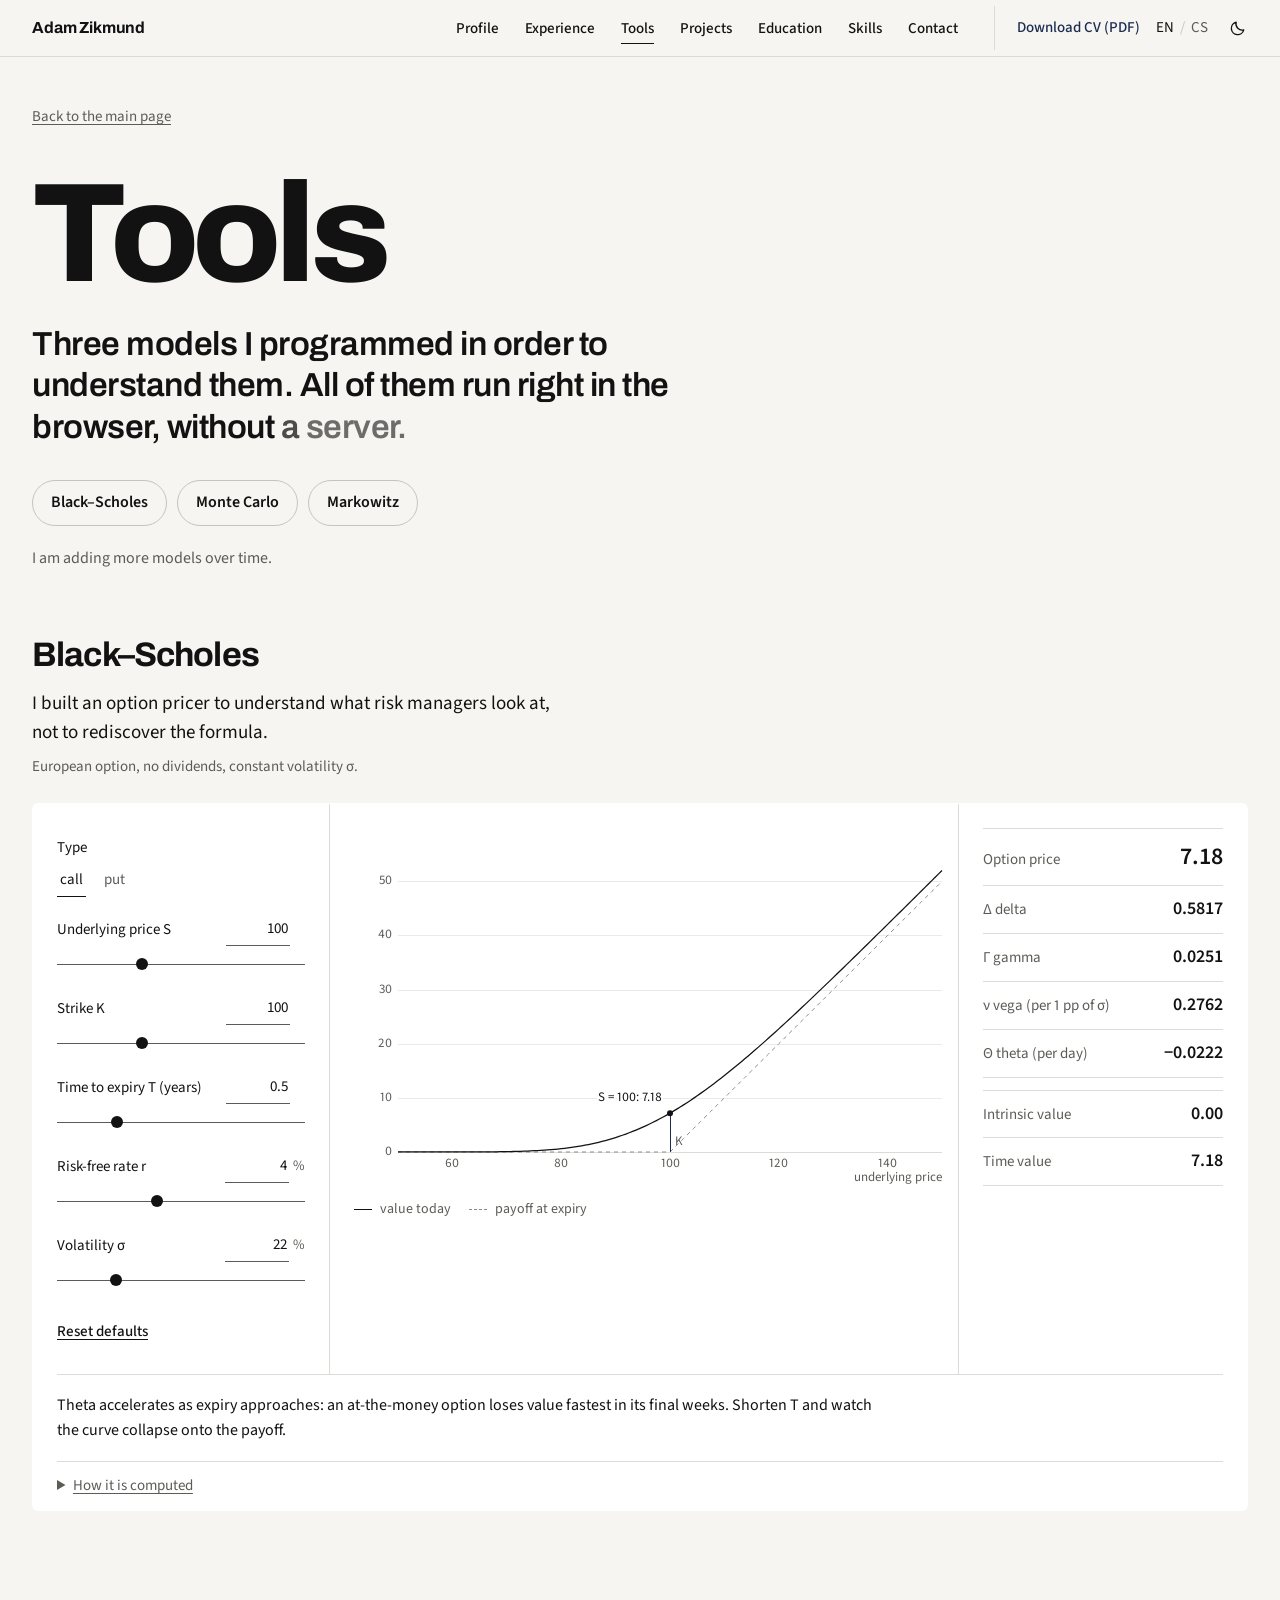
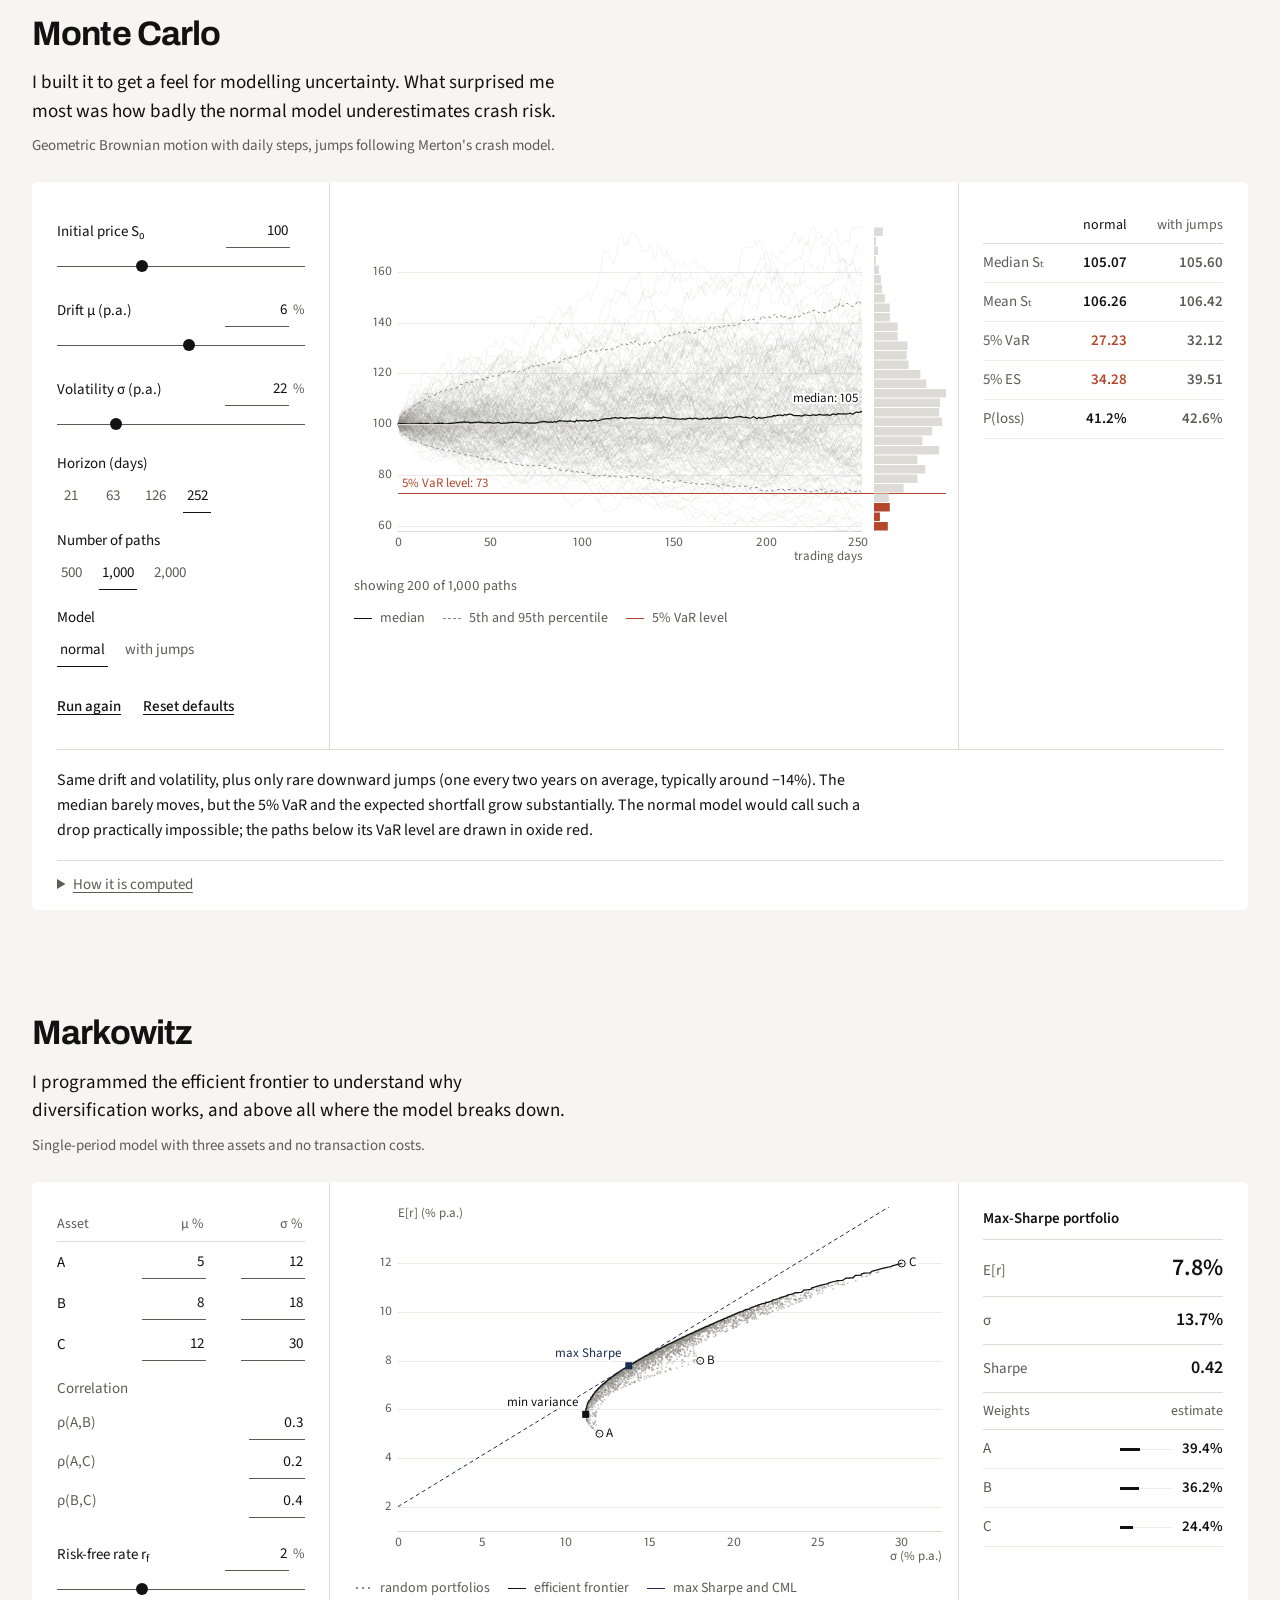
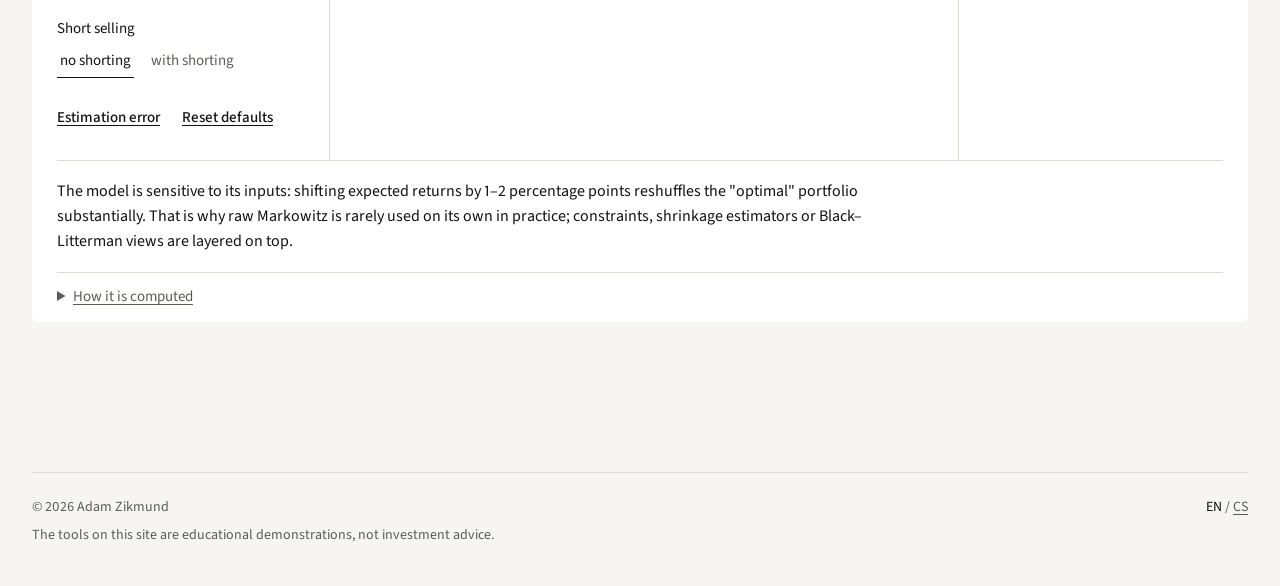
<file: en/tools/index.html>
<!doctype html>
<html lang="en">
<head>
<meta charset="utf-8">
<meta name="viewport" content="width=device-width, initial-scale=1">
<title>Tools – Adam Zikmund</title>
<meta name="description" content="Interactive models in the browser: Black–Scholes with Greeks, Monte Carlo with 5% VaR and expected shortfall, and the Markowitz efficient frontier. Educational demonstrations.">
<meta name="author" content="Adam Zikmund">
<meta name="color-scheme" content="light dark">
<meta name="theme-color" content="#f6f5f2" media="(prefers-color-scheme: light)">
<meta name="theme-color" content="#121211" media="(prefers-color-scheme: dark)">
<link rel="canonical" href="https://cv-seven-dusky-63.vercel.app/en/tools/">
<link rel="alternate" hreflang="en" href="https://cv-seven-dusky-63.vercel.app/en/tools/">
<link rel="alternate" hreflang="cs" href="https://cv-seven-dusky-63.vercel.app/nastroje/">
<link rel="alternate" hreflang="x-default" href="https://cv-seven-dusky-63.vercel.app/nastroje/">
<meta property="og:type" content="website">
<meta property="og:title" content="Tools – Adam Zikmund">
<meta property="og:description" content="Interactive models in the browser: Black–Scholes with Greeks, Monte Carlo with 5% VaR and expected shortfall, and the Markowitz efficient frontier. Educational demonstrations.">
<meta property="og:url" content="https://cv-seven-dusky-63.vercel.app/en/tools/">
<meta property="og:locale" content="en_GB">
<link rel="icon" href="/assets/favicon.svg" type="image/svg+xml">
<link rel="preconnect" href="https://fonts.googleapis.com">
<link rel="preconnect" href="https://fonts.gstatic.com" crossorigin>
<link rel="stylesheet" href="https://fonts.googleapis.com/css2?family=Archivo:wght@500..900&family=Source+Sans+3:ital,wght@0,400;0,500;0,600;1,400&display=swap">
<link rel="stylesheet" href="/assets/css/site.css">
<link rel="stylesheet" href="/assets/css/variant-c.css">
<script>(function(){var d=document.documentElement;d.classList.add('js');try{var t=localStorage.getItem('theme');if(t==='dark'||t==='light'){d.setAttribute('data-theme',t);var m=document.querySelectorAll('meta[name="theme-color"]'),c,i;for(i=0;i<m.length;i++){if(/dark/.test(m[i].media||'')===(t==='dark'))c=m[i].content}if(c)for(i=0;i<m.length;i++)m[i].content=c}}catch(e){}setTimeout(function(){if(!d.classList.contains('motion-ready'))d.classList.add('motion-fail')},4000)})();</script>
<script src="/assets/js/site.js" defer></script>
<script src="/assets/js/quant.js" defer></script>
<script src="/assets/js/motion.js" defer></script>
</head>
<body class="page-tools">
<header class="site-header" id="top">
<a class="skip" href="#main">Skip to content</a>
<nav class="nav" aria-label="Main navigation">
  <a class="brand" href="/en/">Adam Zikmund</a>
  <button class="nav-toggle" type="button" aria-expanded="false" aria-controls="nav-menu"><span class="t-open">Contents</span><span class="t-close">Close</span></button>
  <div class="nav-menu" id="nav-menu">
    <ol class="nav-list">
      <li><a href="/en/#profile">Profile</a></li>
      <li><a href="/en/#experience">Experience</a></li>
      <li><a href="/en/tools/" class="is-active" aria-current="page">Tools</a></li>
      <li><a href="/en/#projects">Projects</a></li>
      <li><a href="/en/#education">Education</a></li>
      <li><a href="/en/#skills">Skills</a></li>
      <li><a href="/en/#contact">Contact</a></li>
    </ol>
    <span class="nav-lang" role="group" aria-label="Language"><span class="is-current">EN</span><span class="sep" aria-hidden="true">/</span><a href="/nastroje/" hreflang="cs" lang="cs">CS</a></span>
  </div>
  <div class="nav-right">
    <a class="nav-cv" href="/cv/Adam-Zikmund-CV-EN.pdf"><span class="t-long">Download CV (PDF)</span><span class="t-short">CV (PDF)</span></a>
    <span class="nav-lang" role="group" aria-label="Language"><span class="is-current">EN</span><span class="sep" aria-hidden="true">/</span><a href="/nastroje/" hreflang="cs" lang="cs" title="Česká verze">CS</a></span>
    <button class="theme-toggle" type="button" aria-pressed="false" aria-label="Dark mode" title="Dark mode" data-theme-toggle>
      <svg class="ico-moon" viewBox="0 0 20 20" width="18" height="18" aria-hidden="true" focusable="false"><path d="M16.4 12.1A7 7 0 0 1 7.9 3.6a7 7 0 1 0 8.5 8.5Z" fill="none" stroke="currentColor" stroke-width="1.5" stroke-linejoin="round"/></svg>
      <svg class="ico-sun" viewBox="0 0 20 20" width="18" height="18" aria-hidden="true" focusable="false"><circle cx="10" cy="10" r="3.3" fill="none" stroke="currentColor" stroke-width="1.5"/><path d="M10 2.4v2M10 15.6v2M2.4 10h2M15.6 10h2M4.6 4.6l1.4 1.4M14 14l1.4 1.4M4.6 15.4 6 14M14 6l1.4-1.4" fill="none" stroke="currentColor" stroke-width="1.5" stroke-linecap="round"/></svg>
    </button>
  </div>
</nav>
</header>
<main id="main">
<section class="page-head" aria-labelledby="page-title">
  <p class="crumb"><a href="/en/">Back to the main page</a></p>
  <h1 id="page-title" class="page-title"><span class="mw"><span>Tools</span></span></h1>
  <p class="page-intro" data-magic><span class="w">Three</span> <span class="w">models</span> <span class="w">I</span> <span class="w">programmed</span> <span class="w">in</span> <span class="w">order</span> <span class="w">to</span> <span class="w">understand</span> <span class="w">them.</span> <span class="w">All</span> <span class="w">of</span> <span class="w">them</span> <span class="w">run</span> <span class="w">right</span> <span class="w">in</span> <span class="w">the</span> <span class="w">browser,</span> <span class="w">without</span> <span class="w">a</span> <span class="w">server.</span></p>
  <nav class="page-index" aria-label="Models"><ul><li><a href="#tool-bs">Black–Scholes</a></li><li><a href="#tool-mc">Monte Carlo</a></li><li><a href="#tool-mk">Markowitz</a></li></ul></nav>
  <p class="page-more">I am adding more models over time.</p>
</section>
<section class="section section-tools">
  <div class="content">
    <div class="tools">
      <article class="tool" id="tool-bs" data-tool="bs" data-reveal="panel">
        <h2 class="tool-title">Black–Scholes</h2>
        <p class="tool-quote">I built an option pricer to understand what risk managers look at, not to rediscover the formula.</p>
        <p class="tool-spec">European option, no dividends, constant volatility σ.</p>
        <div class="panel">
          <div class="panel-body">
            <form class="controls" aria-label="Inputs: Black–Scholes" onsubmit="return false">
              <fieldset class="toggle" data-role="seg" data-name="type" data-default="call"><legend>Type</legend><div class="toggle-options"><button type="button" data-value="call" aria-pressed="true">call</button><button type="button" data-value="put" aria-pressed="false">put</button></div></fieldset>
              <div class="ctl">
          <label class="ctl-label" id="bs-S-label" for="bs-S">Underlying price S</label>
          <span class="ctl-value"><input id="bs-S" type="text" inputmode="decimal" autocomplete="off" spellcheck="false" data-num name="S" min="50" max="200" step="1" value="100"><span class="unit" aria-hidden="true"></span></span>
          <input type="range" class="ctl-range" aria-labelledby="bs-S-label" data-sync="S" min="50" max="200" step="1" value="100" tabindex="-1">
        </div>
              <div class="ctl">
          <label class="ctl-label" id="bs-K-label" for="bs-K">Strike K</label>
          <span class="ctl-value"><input id="bs-K" type="text" inputmode="decimal" autocomplete="off" spellcheck="false" data-num name="K" min="50" max="200" step="1" value="100"><span class="unit" aria-hidden="true"></span></span>
          <input type="range" class="ctl-range" aria-labelledby="bs-K-label" data-sync="K" min="50" max="200" step="1" value="100" tabindex="-1">
        </div>
              <div class="ctl">
          <label class="ctl-label" id="bs-T-label" for="bs-T">Time to expiry T (years)</label>
          <span class="ctl-value"><input id="bs-T" type="text" inputmode="decimal" autocomplete="off" spellcheck="false" data-num name="T" min="0.05" max="2" step="0.05" value="0.5" data-decimals="2"><span class="unit" aria-hidden="true"></span></span>
          <input type="range" class="ctl-range" aria-labelledby="bs-T-label" data-sync="T" min="0.05" max="2" step="0.05" value="0.5" tabindex="-1">
        </div>
              <div class="ctl">
          <label class="ctl-label" id="bs-r-label" for="bs-r">Risk-free rate r</label>
          <span class="ctl-value"><input id="bs-r" type="text" inputmode="decimal" autocomplete="off" spellcheck="false" data-num name="r" min="0" max="10" step="0.25" value="4" data-decimals="2"><span class="unit">%</span></span>
          <input type="range" class="ctl-range" aria-labelledby="bs-r-label" data-sync="r" min="0" max="10" step="0.25" value="4" tabindex="-1">
        </div>
              <div class="ctl">
          <label class="ctl-label" id="bs-sigma-label" for="bs-sigma">Volatility σ</label>
          <span class="ctl-value"><input id="bs-sigma" type="text" inputmode="decimal" autocomplete="off" spellcheck="false" data-num name="sigma" min="5" max="80" step="1" value="22" data-decimals="1"><span class="unit">%</span></span>
          <input type="range" class="ctl-range" aria-labelledby="bs-sigma-label" data-sync="sigma" min="5" max="80" step="1" value="22" tabindex="-1">
        </div>
              <div class="btn-row"><button type="button" class="text-btn" data-role="reset">Reset defaults</button></div>
            </form>
            <div class="chart">
              <canvas data-role="chart" role="img" aria-label="Chart of option value against the underlying price with the payoff at expiry and the current price marked"></canvas>
              <ul class="legend"><li><i class="sw sw-ink"></i>value today</li><li><i class="sw sw-dash"></i>payoff at expiry</li></ul>
              <noscript><p class="chart-noscript">The tools need JavaScript enabled.</p></noscript>
            </div>
            <div class="readouts">
              <dl class="ro-list">
                <div class="ro ro-main"><dt>Option price</dt><dd data-out="price">–</dd></div>
                <div class="ro"><dt>Δ delta</dt><dd data-out="delta">–</dd></div>
                <div class="ro"><dt>Γ gamma</dt><dd data-out="gamma">–</dd></div>
                <div class="ro"><dt>ν vega (per 1 pp of σ)</dt><dd data-out="vega">–</dd></div>
                <div class="ro ro-theta"><dt>Θ theta (per day)</dt><dd data-out="theta">–</dd></div>
                <div class="ro ro-sep"><dt>Intrinsic value</dt><dd data-out="intrinsic">–</dd></div>
                <div class="ro"><dt>Time value</dt><dd data-out="timeValue">–</dd></div>
              </dl>
            </div>
          </div>
          <p class="visually-hidden" aria-live="polite" data-role="live"></p>
          <p class="insight">Theta accelerates as expiry approaches: an at-the-money option loses value fastest in its final weeks. Shorten T and watch the curve collapse onto the payoff.</p>
          <details class="method"><summary>How it is computed</summary><ul><li>C = S·N(d₁) − K·e^(−rT)·N(d₂); P = K·e^(−rT)·N(−d₂) − S·N(−d₁)</li><li>d₁ = [ln(S/K) + (r + σ²/2)·T] / (σ·√T); d₂ = d₁ − σ·√T</li><li>N(x) is computed through erf (Abramowitz–Stegun 7.1.26, error below 1.5·10⁻⁷).</li><li>Δ = N(d₁) for a call, N(d₁) − 1 for a put; Γ = φ(d₁)/(S·σ·√T); ν = S·φ(d₁)·√T / 100 (per 1 pp of σ); Θ per day = Θ per year / 365.</li><li>Assumptions: European exercise, no dividends, constant σ and r, continuous compounding.</li></ul></details>
        </div>
      </article>
      <article class="tool" id="tool-mc" data-tool="mc" data-reveal="panel">
        <h2 class="tool-title">Monte Carlo</h2>
        <p class="tool-quote">I built it to get a feel for modelling uncertainty. What surprised me most was how badly the normal model underestimates crash risk.</p>
        <p class="tool-spec">Geometric Brownian motion with daily steps, jumps following Merton's crash model.</p>
        <div class="panel">
          <div class="panel-body">
            <form class="controls" aria-label="Inputs: Monte Carlo" onsubmit="return false">
              <div class="ctl">
          <label class="ctl-label" id="mc-S0-label" for="mc-S0">Initial price S₀</label>
          <span class="ctl-value"><input id="mc-S0" type="text" inputmode="decimal" autocomplete="off" spellcheck="false" data-num name="S0" min="50" max="200" step="1" value="100"><span class="unit" aria-hidden="true"></span></span>
          <input type="range" class="ctl-range" aria-labelledby="mc-S0-label" data-sync="S0" min="50" max="200" step="1" value="100" tabindex="-1">
        </div>
              <div class="ctl">
          <label class="ctl-label" id="mc-mu-label" for="mc-mu">Drift μ (p.a.)</label>
          <span class="ctl-value"><input id="mc-mu" type="text" autocomplete="off" spellcheck="false" data-num name="mu" min="-10" max="20" step="0.5" value="6" data-decimals="1"><span class="unit">%</span></span>
          <input type="range" class="ctl-range" aria-labelledby="mc-mu-label" data-sync="mu" min="-10" max="20" step="0.5" value="6" tabindex="-1">
        </div>
              <div class="ctl">
          <label class="ctl-label" id="mc-sigma-label" for="mc-sigma">Volatility σ (p.a.)</label>
          <span class="ctl-value"><input id="mc-sigma" type="text" inputmode="decimal" autocomplete="off" spellcheck="false" data-num name="sigma" min="5" max="80" step="1" value="22" data-decimals="1"><span class="unit">%</span></span>
          <input type="range" class="ctl-range" aria-labelledby="mc-sigma-label" data-sync="sigma" min="5" max="80" step="1" value="22" tabindex="-1">
        </div>
              <fieldset class="toggle" data-role="seg" data-name="horizon" data-default="252"><legend>Horizon (days)</legend><div class="toggle-options"><button type="button" data-value="21" aria-pressed="false">21</button><button type="button" data-value="63" aria-pressed="false">63</button><button type="button" data-value="126" aria-pressed="false">126</button><button type="button" data-value="252" aria-pressed="true">252</button></div></fieldset>
              <fieldset class="toggle" data-role="seg" data-name="paths" data-default="1000"><legend>Number of paths</legend><div class="toggle-options"><button type="button" data-value="500" aria-pressed="false">500</button><button type="button" data-value="1000" aria-pressed="true">1,000</button><button type="button" data-value="2000" aria-pressed="false">2,000</button></div></fieldset>
              <fieldset class="toggle" data-role="seg" data-name="dist" data-default="normal"><legend>Model</legend><div class="toggle-options"><button type="button" data-value="normal" aria-pressed="true">normal</button><button type="button" data-value="jump" aria-pressed="false">with jumps</button></div></fieldset>
              <div class="btn-row"><button type="button" class="text-btn" data-role="reseed">Run again</button><button type="button" class="text-btn" data-role="reset">Reset defaults</button></div>
            </form>
            <div class="chart">
              <canvas data-role="chart" role="img" aria-label="Chart of simulated price paths with the median, percentiles and the 5% VaR level; a histogram of terminal values on the right"></canvas>
              <p class="chart-note" data-out="shown"></p>
              <ul class="legend"><li><i class="sw sw-ink"></i>median</li><li><i class="sw sw-dash"></i>5th and 95th percentile</li><li><i class="sw sw-oxide"></i>5% VaR level</li><li data-role="legend-normal" hidden><i class="sw sw-oxide-dash"></i>normal-model VaR level</li></ul>
              <noscript><p class="chart-noscript">The tools need JavaScript enabled.</p></noscript>
            </div>
            <div class="readouts">
              <table class="ro-table">
                <thead><tr><th scope="col"><span class="visually-hidden">Outputs</span></th><th scope="col" data-col="normal">normal</th><th scope="col" data-col="jump">with jumps</th></tr></thead>
                <tbody>
                  <tr><th scope="row">Median Sₜ</th><td data-out="median-n">–</td><td data-out="median-t">–</td></tr>
                  <tr><th scope="row">Mean Sₜ</th><td data-out="mean-n">–</td><td data-out="mean-t">–</td></tr>
                  <tr class="is-oxide"><th scope="row">5% VaR</th><td data-out="var-n">–</td><td data-out="var-t">–</td></tr>
                  <tr class="is-oxide"><th scope="row">5% ES</th><td data-out="es-n">–</td><td data-out="es-t">–</td></tr>
                  <tr><th scope="row">P(loss)</th><td data-out="ploss-n">–</td><td data-out="ploss-t">–</td></tr>
                  <tr class="row-delta" data-role="var-delta" hidden><th scope="row">VaR vs. normal</th><td></td><td data-out="varDelta">–</td></tr>
                  <tr class="row-delta" data-role="var-delta" hidden><th scope="row">ES vs. normal</th><td></td><td data-out="esDelta">–</td></tr>
                </tbody>
              </table>
            </div>
          </div>
          <p class="visually-hidden" aria-live="polite" data-role="live"></p>
          <p class="insight">Same drift and volatility, plus only rare downward jumps (one every two years on average, typically around −14%). The median barely moves, but the 5% VaR and the expected shortfall grow substantially. The normal model would call such a drop practically impossible; the paths below its VaR level are drawn in oxide red.</p>
          <details class="method"><summary>How it is computed</summary><ul><li>Sₜ₊Δₜ = Sₜ · exp[(μ − σ²/2)·Δt + σ·√Δt · z], Δt = 1/252 (daily step), z ~ N(0, 1) via Box–Muller.</li><li>Jump model (Merton 1976): with probability λ·Δt per day a jump exp(J) arrives, J ~ N(−0.15, 0.10²), λ = 0.5 per year; the drift is compensated by λ·κ·Δt (κ = e^(μ<sub>J</sub> + σ<sub>J</sub>²/2) − 1) so the expected price stays the same.</li><li>5% VaR = S₀ − 5th percentile of terminal values; 5% ES = S₀ − mean of the worst 5% of terminal values; P(loss) = share of paths with Sₜ &lt; S₀.</li><li>Both models are always computed from the same seed so the columns can be compared; the chart shows the selected model.</li><li>Note: Student-t innovations on daily steps average out over longer horizons (CLT) and the terminal distribution approaches the normal one, which is why crashes are modelled as jumps.</li></ul></details>
        </div>
      </article>
      <article class="tool" id="tool-mk" data-tool="mk" data-reveal="panel">
        <h2 class="tool-title">Markowitz</h2>
        <p class="tool-quote">I programmed the efficient frontier to understand why diversification works, and above all where the model breaks down.</p>
        <p class="tool-spec">Single-period model with three assets and no transaction costs.</p>
        <div class="panel">
          <div class="panel-body">
            <form class="controls" aria-label="Inputs: Markowitz" onsubmit="return false">
              <table class="assets"><caption class="visually-hidden">Assets</caption>
                <thead><tr><th scope="col">Asset</th><th scope="col">μ %</th><th scope="col">σ %</th></tr></thead>
                <tbody>
                  <tr><th scope="row">A</th><td><input type="text" inputmode="decimal" autocomplete="off" spellcheck="false" data-num name="mu1" min="0" max="20" step="0.5" value="5" data-decimals="1" aria-label="Asset A: μ (%)"></td><td><input type="text" inputmode="decimal" autocomplete="off" spellcheck="false" data-num name="sg1" min="5" max="60" step="1" value="12" data-decimals="0" aria-label="Asset A: σ (%)"></td></tr>
                  <tr><th scope="row">B</th><td><input type="text" inputmode="decimal" autocomplete="off" spellcheck="false" data-num name="mu2" min="0" max="20" step="0.5" value="8" data-decimals="1" aria-label="Asset B: μ (%)"></td><td><input type="text" inputmode="decimal" autocomplete="off" spellcheck="false" data-num name="sg2" min="5" max="60" step="1" value="18" data-decimals="0" aria-label="Asset B: σ (%)"></td></tr>
                  <tr><th scope="row">C</th><td><input type="text" inputmode="decimal" autocomplete="off" spellcheck="false" data-num name="mu3" min="0" max="20" step="0.5" value="12" data-decimals="1" aria-label="Asset C: μ (%)"></td><td><input type="text" inputmode="decimal" autocomplete="off" spellcheck="false" data-num name="sg3" min="5" max="60" step="1" value="30" data-decimals="0" aria-label="Asset C: σ (%)"></td></tr>
                </tbody>
              </table>
              <div class="corr" role="group" aria-label="Correlation"><span class="ctl-label">Correlation</span>
                <label>ρ(A,B) <input type="text" autocomplete="off" spellcheck="false" data-num name="r12" min="-0.9" max="0.95" step="0.05" value="0.3" data-decimals="2"></label>
                <label>ρ(A,C) <input type="text" autocomplete="off" spellcheck="false" data-num name="r13" min="-0.9" max="0.95" step="0.05" value="0.2" data-decimals="2"></label>
                <label>ρ(B,C) <input type="text" autocomplete="off" spellcheck="false" data-num name="r23" min="-0.9" max="0.95" step="0.05" value="0.4" data-decimals="2"></label>
              </div>
              <div class="ctl">
          <label class="ctl-label" id="mk-rf-label" for="mk-rf">Risk-free rate r<sub>f</sub></label>
          <span class="ctl-value"><input id="mk-rf" type="text" inputmode="decimal" autocomplete="off" spellcheck="false" data-num name="rf" min="0" max="6" step="0.25" value="2" data-decimals="2"><span class="unit">%</span></span>
          <input type="range" class="ctl-range" aria-labelledby="mk-rf-label" data-sync="rf" min="0" max="6" step="0.25" value="2" tabindex="-1">
        </div>
              <fieldset class="toggle" data-role="seg" data-name="short" data-default="none"><legend>Short selling</legend><div class="toggle-options"><button type="button" data-value="none" aria-pressed="true">no shorting</button><button type="button" data-value="short" aria-pressed="false">with shorting</button></div></fieldset>
              <div class="btn-row"><button type="button" class="text-btn btn-error" data-role="error" aria-pressed="false">Estimation error</button><button type="button" class="text-btn" data-role="reset">Reset defaults</button></div>
            </form>
            <div class="chart">
              <canvas data-role="chart" role="img" aria-label="Scatter chart of portfolios in the risk and return plane with the efficient frontier, the minimum-variance portfolio and the maximum-Sharpe portfolio"></canvas>
              <p class="chart-note" data-role="error-caption" hidden>This is how sensitive the frontier is to the input estimates.</p>
              <p class="chart-note is-warn" data-role="psd-note" hidden></p>
              <p class="chart-note is-warn" data-role="no-tangency" hidden>No portfolio beats the risk-free rate, so there is no tangency portfolio.</p>
              <ul class="legend"><li><i class="sw sw-cloud"></i>random portfolios</li><li><i class="sw sw-ink"></i>efficient frontier</li><li><i class="sw sw-navy"></i>max Sharpe and CML</li><li class="legend-ghost" hidden><i class="sw sw-oxide"></i>frontiers under estimation error</li></ul>
              <noscript><p class="chart-noscript">The tools need JavaScript enabled.</p></noscript>
            </div>
            <div class="readouts">
              <p class="ro-title">Max-Sharpe portfolio</p>
              <dl class="ro-list">
                <div class="ro ro-main"><dt>E[r]</dt><dd data-out="ret">–</dd></div>
                <div class="ro"><dt>σ</dt><dd data-out="risk">–</dd></div>
                <div class="ro"><dt>Sharpe</dt><dd data-out="sharpe">–</dd></div>
              </dl>
              <table class="weights">
                <thead><tr><th scope="col">Weights</th><th scope="col">estimate</th><th scope="col" class="col-err" hidden>± error</th></tr></thead>
                <tbody>
                  <tr><th scope="row">A</th><td><span class="wbar" aria-hidden="true"><i data-bar="0"></i></span><span data-out="w1">–</span></td><td class="col-err" hidden data-out="e1">–</td></tr>
                  <tr><th scope="row">B</th><td><span class="wbar" aria-hidden="true"><i data-bar="1"></i></span><span data-out="w2">–</span></td><td class="col-err" hidden data-out="e2">–</td></tr>
                  <tr><th scope="row">C</th><td><span class="wbar" aria-hidden="true"><i data-bar="2"></i></span><span data-out="w3">–</span></td><td class="col-err" hidden data-out="e3">–</td></tr>
                </tbody>
              </table>
            </div>
          </div>
          <p class="visually-hidden" aria-live="polite" data-role="live"></p>
          <p class="insight">The model is sensitive to its inputs: shifting expected returns by 1–2 percentage points reshuffles the &quot;optimal&quot; portfolio substantially. That is why raw Markowitz is rarely used on its own in practice; constraints, shrinkage estimators or Black–Litterman views are layered on top.</p>
          <details class="method"><summary>How it is computed</summary><ul><li>E[r<sub>p</sub>] = Σ w<sub>i</sub>·μ<sub>i</sub>; σ<sub>p</sub>² = Σ<sub>i</sub> Σ<sub>j</sub> w<sub>i</sub>·w<sub>j</sub>·ρ<sub>ij</sub>·σ<sub>i</sub>·σ<sub>j</sub>; Sharpe = (E[r<sub>p</sub>] − r<sub>f</sub>) / σ<sub>p</sub>; Σ w<sub>i</sub> = 1, without shorting w<sub>i</sub> ≥ 0.</li><li>Frontier = upper envelope of 3,000 random portfolios (no shorting: weights from normalised |N(0,1)|; with shorting: from N(0,1) limited to [−1, 2]) plus the two-asset mixes.</li><li>Estimation error: 20 scenarios with μ<sub>i</sub> ± 1.5 pp and σ<sub>i</sub> ± 10% (fixed seed); their frontiers are drawn and the half-range of the max-Sharpe weights is reported as ±.</li><li>The three correlations entered must form a positive definite matrix; I require its smallest eigenvalue to be at least 0.05. If it is not, all three are scaled towards zero by the same factor until it is, and a note appears under the chart.</li><li>Assumptions: one period, no transaction costs; the inputs are themselves estimates.</li></ul></details>
        </div>
      </article>
    </div>
    <script type="application/json" id="quant-ui">{"bs":{"type":"Type","call":"call","put":"put","S":"Underlying price S","K":"Strike K","T":"Time to expiry T (years)","r":"Risk-free rate r","sigma":"Volatility σ","unitYears":"","unitPct":"%","price":"Option price","delta":"Δ delta","gamma":"Γ gamma","vega":"ν vega (per 1 pp of σ)","theta":"Θ theta (per day)","intrinsic":"Intrinsic value","timeValue":"Time value","legendValue":"value today","legendPayoff":"payoff at expiry","axisX":"underlying price","aria":"Chart of option value against the underlying price with the payoff at expiry and the current price marked","live":"Option price {price}, delta {delta}, theta {theta} per day."},"mc":{"S0":"Initial price S₀","mu":"Drift μ (p.a.)","sigma":"Volatility σ (p.a.)","horizon":"Horizon (days)","days":"days","paths":"Number of paths","dist":"Model","normal":"normal","fat":"with jumps","rerun":"Run again","unitPct":"%","colNormal":"normal","colFat":"with jumps","median":"Median Sₜ","mean":"Mean Sₜ","var":"5% VaR","ploss":"P(loss)","varDelta":"VaR vs. normal","shown":"showing {shown} of {total} paths","legendMedian":"median","legendVar":"5% VaR level","legendS0":"S₀","legendPct":"5th and 95th percentile","axisX":"trading days","aria":"Chart of simulated price paths with the median, percentiles and the 5% VaR level; a histogram of terminal values on the right","live":"Median terminal price {median}, 5% VaR {var}, expected shortfall {es}, probability of loss {ploss}.","es":"5% ES","esDelta":"ES vs. normal","legendVarNormal":"normal-model VaR level"},"mk":{"assets":"Assets","asset":"Asset","names":["A","B","C"],"mu":"μ","sigma":"σ","corr":"Correlation","rho":"ρ","rf":"Risk-free rate r_f","short":"Short selling","noShort":"no shorting","withShort":"with shorting","error":"Estimation error","unitPct":"%","maxSharpe":"Max-Sharpe portfolio","ret":"E[r]","risk":"σ","sharpe":"Sharpe","weights":"Weights","colEstimate":"estimate","colError":"± error","legendCloud":"random portfolios","legendFrontier":"efficient frontier","legendMin":"min variance","legendMax":"max Sharpe","legendCml":"CML","legendGhost":"frontiers under estimation error","axisX":"σ (% p.a.)","axisY":"E[r] (% p.a.)","caption":"This is how sensitive the frontier is to the input estimates.","aria":"Scatter chart of portfolios in the risk and return plane with the efficient frontier, the minimum-variance portfolio and the maximum-Sharpe portfolio","live":"Maximum-Sharpe portfolio: return {ret}, risk {risk}, Sharpe {sharpe}.","psdNote":"The correlations entered are mutually inconsistent or nearly singular, so they are scaled towards zero by a factor of {c}.","noTangency":"No portfolio beats the risk-free rate, so there is no tangency portfolio."}}</script>
  </div>
</section>
</main>
<footer class="site-footer">
  <p>© 2026 Adam Zikmund</p>
  <p class="footer-note">The tools on this site are educational demonstrations, not investment advice.</p>
  <p class="footer-lang"><span class="is-current">EN</span> / <a href="/nastroje/" hreflang="cs" lang="cs">CS</a></p>
</footer>
</body>
</html>
</file>
<file: assets/css/site.css>
/* Adam Zikmund – shared structure. Fonts, colours and the type scale come from variant-a.css or variant-b.css. */
:root {
  --bg: #ffffff; --surface: #f7f7f7; --ink: #1a1a1a; --ink-2: #5f5f5f;
  --line: #dddddd; --line-strong: #c8c8c8; --grid: #ececec; --rule: var(--line);
  --navy: #22395b; --oxide: #b4472b; --cloud: #a3a3a3;
  --font-text: Georgia, serif; --font-chart: Georgia, serif; --chart-fs: 12px; --chart-bg: var(--bg);
  --gutter: 16px; --max: 1280px; --nav-h: 56px; --section-pad: 72px; --dur: 150ms;
  color-scheme: light;
}
@media (min-width: 640px) { :root { --gutter: 24px; } }
@media (min-width: 1024px) { :root { --gutter: 32px; --section-pad: 112px; } }

*, *::before, *::after { box-sizing: border-box; }
[hidden] { display: none !important; }
html { -webkit-text-size-adjust: 100%; scroll-behavior: smooth; scroll-padding-top: calc(var(--nav-h) + 16px); }
@media (prefers-reduced-motion: reduce) { html { scroll-behavior: auto; } }
body {
  margin: 0; background: var(--bg); color: var(--ink);
  font-family: var(--font-text); font-size: 17px; line-height: 1.55;
  font-variant-numeric: proportional-nums lining-nums;
  -webkit-font-smoothing: antialiased; text-rendering: optimizeLegibility;
}
@media (min-width: 640px) { body { font-size: 18px; line-height: 1.6; } }
body.nav-open { overflow: hidden; }
h1, h2, h3, p, dl, dd, dt, ul, ol, figure { margin: 0; }
ul, ol { padding: 0; list-style: none; }
strong { font-weight: 600; }
a { color: inherit; text-decoration: underline; text-decoration-thickness: 1px; text-underline-offset: 3px; transition: color var(--dur); }
a:hover { color: var(--navy); }
:focus-visible { outline: 2px solid var(--navy); outline-offset: 2px; }
time, .row-date span, .ro dd, .ctl-value, .assets td, .ro-table td, .weights td, .corr input { font-variant-numeric: tabular-nums lining-nums; }
.visually-hidden { position: absolute !important; width: 1px; height: 1px; padding: 0; margin: -1px; overflow: hidden; clip: rect(0 0 0 0); white-space: nowrap; border: 0; }
.skip { position: absolute; left: var(--gutter); top: -100px; background: var(--ink); color: var(--bg); padding: 8px 12px; z-index: 100; }
.skip:focus { top: 8px; }

/* ---------- layout ---------- */
.nav, .hero, .section, .site-footer { max-width: var(--max); margin-inline: auto; padding-inline: var(--gutter); }

/* ---------- nav ---------- */
.site-header { position: sticky; top: 0; z-index: 50; background: var(--bg); border-bottom: 1px solid var(--line); }
.nav { height: var(--nav-h); display: flex; align-items: center; gap: 14px; }
.brand { font-weight: 600; font-size: 16px; text-decoration: none; margin-right: auto; padding: 10px 0; }
.brand:hover { color: var(--ink); }
.nav-list { display: none; }
.nav-list a { text-decoration: none; font-size: 15px; padding: 4px 0; border-bottom: 1px solid transparent; }
.nav-list a:hover { color: var(--navy); border-bottom-color: var(--navy); }
.nav-list a.is-active { border-bottom-color: var(--ink); }
.nav-right { display: flex; align-items: center; gap: 16px; }
.nav-cv { text-decoration: none; color: var(--navy); font-weight: 500; font-size: 15px; white-space: nowrap; padding: 10px 0; }
.nav-cv:hover { text-decoration: underline; }
.nav-cv .t-long { display: none; }
.nav-lang { font-size: 15px; display: inline-flex; gap: 6px; }
.nav-lang .is-current { color: var(--ink); }
.nav-lang a { color: var(--ink-2); text-decoration: none; padding: 10px 6px; margin: -10px -6px; }
.nav-lang a:hover { color: var(--navy); text-decoration: underline; }
.nav-lang .sep { color: var(--line-strong); }
.nav-menu .nav-lang { display: none; }
@media (max-width: 639px) { .nav-right > .nav-lang { display: none; } .nav-menu .nav-lang { display: inline-flex; margin-top: 24px; } }
.nav-toggle { font: inherit; font-size: 15px; background: none; border: 0; padding: 4px 0; cursor: pointer; color: var(--ink); text-decoration: underline; text-underline-offset: 3px; }
.nav-toggle .t-close { display: none; }
body.nav-open .nav-toggle .t-open { display: none; }
body.nav-open .nav-toggle .t-close { display: inline; }
@media (max-width: 1023px) {
  .nav-menu { position: fixed; inset: var(--nav-h) 0 0 0; background: var(--bg); display: none; overflow: auto; padding: 16px var(--gutter) 48px; }
  body.nav-open .nav-menu { display: block; }
  body.nav-open .nav-list { display: block; }
  .nav-list li { border-bottom: 1px solid var(--line); }
  .nav-list a { display: block; font-size: 28px; padding: 16px 0; border-bottom: 0; }
  .nav-list a.is-active, .nav-list a[aria-current="page"] { text-decoration: underline; text-decoration-thickness: 2px; text-underline-offset: 8px; }
}
@media (min-width: 1024px) {
  .nav-toggle { display: none; }
  .nav-menu { display: block; }
  .nav-list { display: flex; gap: 26px; }
  .nav-cv .t-long { display: inline; }
  .nav-cv .t-short { display: none; }
  .nav-right { margin-left: 22px; padding-left: 22px; border-left: 1px solid var(--line); }
}

/* ---------- hero ---------- */
.hero { padding-top: 48px; padding-bottom: 48px; display: grid; gap: 40px; position: relative; }
.hero::after { content: ""; position: absolute; left: var(--gutter); right: var(--gutter); bottom: 0; border-bottom: 1px solid var(--line); }
.hero h1 { font-weight: 400; font-size: clamp(34px, 4.6vw, 60px); line-height: 1.07; letter-spacing: -0.01em; max-width: 20ch; text-wrap: balance; }
.hero h1 .line { display: inline; }
.hero h1 .line:only-child { display: block; font-size: 0.62em; line-height: 1.2; max-width: 32ch; }
.hero h1 .line + .line { display: block; margin-top: 0.7em; font-size: 0.5em; font-weight: 500; line-height: 1.3; letter-spacing: 0; max-width: 40ch; text-wrap: pretty; }
.deck { font-size: 18px; line-height: 1.5; margin-top: 28px; max-width: 56ch; }
.actions { margin-top: 28px; display: flex; flex-wrap: wrap; gap: 12px 32px; align-items: baseline; }
.cv-link { color: var(--navy); font-weight: 500; }
.sheet-rows { border-top: 1px solid var(--rule); }
.sheet-row { display: grid; grid-template-columns: 1fr; gap: 2px; padding: 12px 0; border-bottom: 1px solid var(--line); }
.sheet-row dt { font-size: 15px; color: var(--ink-2); }
.sheet-row dd { font-size: 16px; line-height: 1.45; text-wrap: pretty; }
.sheet-row dd a { color: var(--navy); }
@media (min-width: 640px) {
  .hero { padding-top: 64px; padding-bottom: 64px; }
  .deck { font-size: 20px; }
  .sheet-row { grid-template-columns: 120px 1fr; gap: 16px; align-items: baseline; }
}
@media (min-width: 1024px) {
  .hero { grid-template-columns: repeat(12, minmax(0, 1fr)); gap: 24px; padding-top: 88px; padding-bottom: 80px; }
  .hero-text { grid-column: 1 / span 6; }
  .sheet { grid-column: 7 / span 6; padding-top: 12px; }
  .sheet-row { grid-template-columns: 104px 1fr; padding: 11px 0; }
}
@media (min-width: 1280px) { .hero-text { grid-column: 1 / span 7; } .sheet { grid-column: 8 / span 5; } }

/* ---------- sections ---------- */
.section { padding-top: var(--section-pad); display: grid; gap: 24px; }
.rail { padding-bottom: 10px; border-bottom: 1px solid var(--rule); }
.rail h2 { font-size: 30px; font-weight: 400; letter-spacing: -0.01em; line-height: 1.15; }
.content { min-width: 0; }
.lead { font-size: 19px; line-height: 1.55; max-width: 62ch; }
.section-heading { font-size: 24px; font-weight: 400; letter-spacing: -0.01em; line-height: 1.25; max-width: 32ch; text-wrap: balance; }
@media (min-width: 640px) { .lead { font-size: 21px; } .rail h2 { font-size: 38px; } .section-heading { font-size: 28px; } }
@media (min-width: 1024px) { .section-heading { font-size: 38px; line-height: 1.2; } }
@media (min-width: 1024px) {
  .section { grid-template-columns: repeat(12, minmax(0, 1fr)); column-gap: 24px; }
  .rail { grid-column: 1 / span 2; border-bottom: 0; padding-bottom: 0; align-self: start; padding-top: 6px; }
  .rail h2 { font-size: 20px; font-weight: 600; letter-spacing: 0; line-height: 1.3; }
  .content { grid-column: 3 / span 10; }
}

/* key–value lists */
.kv-block { margin-top: 48px; }
.kv-block h3 { font-size: 17px; font-weight: 600; margin-bottom: 10px; }
.kv-row { display: grid; grid-template-columns: 1fr; gap: 0; padding: 6px 0; }
.kv-row dt { font-size: 16px; font-weight: 600; color: var(--ink); }
.kv-row dd { font-size: 16px; line-height: 1.5; }
@media (min-width: 640px) { .kv-row { grid-template-columns: 220px 1fr; gap: 24px; padding: 4px 0; } }

/* ledger rows (experience, projects, education) */
.ledger { border-top: 1px solid var(--line); }
.row { display: grid; gap: 8px; padding: 26px 0; border-bottom: 1px solid var(--line); }
.row-date time, .row-date span { font-size: 15px; color: var(--ink-2); }
.row-head h3 { font-size: 21px; font-weight: 600; line-height: 1.3; }
.row-head h3 a { text-decoration: none; }
.row-head h3 a:hover { text-decoration: underline; }
.row-role { font-size: 16px; font-style: italic; color: var(--ink-2); margin-top: 2px; }
.results { list-style: disc outside; padding-left: 1.1em; }
.results li { font-size: 16px; line-height: 1.5; }
.results li::marker, .method li::marker { color: var(--ink-2); }
.results li + li { margin-top: 8px; }
.row-stack { font-size: 15px; color: var(--ink-2); margin-top: 12px; }
@media (min-width: 640px) {
  .row { grid-template-columns: 136px 1fr; column-gap: 24px; padding: 30px 0; }
  .row-date { grid-row: 1 / span 2; }
  .row-body { grid-column: 2; }
}
@media (min-width: 1024px) {
  .row { grid-template-columns: repeat(10, minmax(0, 1fr)); column-gap: 24px; padding: 32px 0; }
  .row-date { grid-column: 1 / span 2; grid-row: auto; }
  .row-head { grid-column: 3 / span 3; }
  .row-body { grid-column: 6 / span 5; }
  .row-head h3 { font-size: 22px; }
  #vzdelani .row, #education .row { padding: 26px 0; }
}

/* skills */
.skills-grid { display: grid; gap: 24px; border-top: 1px solid var(--line); padding-top: 24px; }
.skill dt { font-size: 17px; font-weight: 600; margin-bottom: 4px; }
.skill dd { font-size: 16px; line-height: 1.5; }
.interests, .edu-note { margin-top: 40px; font-size: 17px; line-height: 1.55; max-width: 70ch; }
.row-exit { margin-top: 10px; font-size: 15px; line-height: 1.5; color: var(--ink-2); max-width: 64ch; }
.row-exit-k { font-weight: 600; color: var(--ink); }
@media (min-width: 640px) { .skills-grid { grid-template-columns: 1fr 1fr; gap: 32px 28px; } }
@media (min-width: 1024px) { .skills-grid { grid-template-columns: repeat(4, 1fr); } }

/* AI engineering frame inside skills: the cells reuse .skill */
.card-frame { margin-top: 32px; border: 1px solid var(--line); padding: 16px 16px 14px; }
.card-frame + .card-frame { margin-top: 16px; }
.card-title { font-size: 20px; font-weight: 600; line-height: 1.2; margin-bottom: 12px; }
.interests-card .interests { margin-top: 0; }
.ai-grid { display: grid; gap: 14px; }
.ai-cert { margin-top: 14px; padding-top: 12px; border-top: 1px solid var(--line); font-size: 16px; line-height: 1.5; }
@media (min-width: 640px) { .card-frame { margin-top: 36px; padding: 18px 20px; } .card-frame + .card-frame { margin-top: 20px; } .ai-grid { gap: 18px; } .ai-cert { margin-top: 16px; padding-top: 14px; } }
@media (min-width: 900px) { .ai-grid { grid-template-columns: repeat(3, 1fr); gap: 0 28px; } }

/* contact */
.contact-email { font-size: 28px; line-height: 1.2; margin-bottom: 28px; word-break: break-all; }
.contact-list { display: grid; gap: 8px; font-size: 18px; }
.contact-list a { display: inline-block; padding: 4px 0; margin: -4px 0; }
@media (min-width: 640px) { .contact-email { font-size: 40px; line-height: 1.1; word-break: normal; } .contact-list { font-size: 20px; } }

/* footer */
.site-footer { position: relative; margin-top: var(--section-pad); padding-top: 24px; padding-bottom: 40px; display: grid; gap: 6px; font-size: 14px; color: var(--ink-2); }
.site-footer::before { content: ""; position: absolute; top: 0; left: var(--gutter); right: var(--gutter); border-top: 1px solid var(--line); }
.site-footer .is-current { color: var(--ink); }
.site-footer a { color: var(--ink-2); display: inline-block; padding: 8px 6px; margin: -8px -6px; }
@media (min-width: 640px) { .site-footer { grid-template-columns: 1fr auto; } .footer-note { grid-column: 1; grid-row: 2; } .footer-lang { grid-column: 2; grid-row: 1; } }

/* ---------- tools / instruments ---------- */
.tools { display: grid; gap: 80px; margin-top: 40px; }
.tool-title { font-size: 22px; font-weight: 600; }
.tool-quote { font-size: 18px; line-height: 1.5; margin-top: 8px; max-width: 60ch; }
.tool-spec { font-size: 15px; color: var(--ink-2); margin-top: 8px; }
@media (min-width: 640px) { .tool-quote { font-size: 19px; } }
.panel { margin-top: 24px; border-top: 1px solid var(--line); border-bottom: 1px solid var(--line); }
.panel-body { display: grid; }
.controls, .chart, .readouts { padding: 20px 0; min-width: 0; }
.chart { border-top: 1px solid var(--line); }
.readouts { border-top: 1px solid var(--line); }
.chart canvas { display: block; width: 100%; height: 240px; }
@media (min-width: 640px) { .readouts > * { max-width: 480px; } }
.chart-note { font-size: 14px; color: var(--ink-2); margin-top: 8px; }
.chart-note.is-warn { color: var(--ink); }
.chart-noscript { font-size: 15px; color: var(--ink-2); }
.legend { display: flex; flex-wrap: wrap; gap: 6px 18px; margin-top: 10px; font-size: 14px; color: var(--ink-2); }
.legend li { display: inline-flex; align-items: center; gap: 8px; }
.sw { display: inline-block; width: 18px; height: 0; border-top: 1.5px solid var(--ink); }
.sw-dash { border-top-style: dashed; border-color: var(--cloud); }
.sw-oxide { border-color: var(--oxide); }
.sw-oxide-dash { border-color: var(--oxide); border-top-style: dashed; }
.sw-navy { border-color: var(--navy); }
.sw-cloud { border-top: 0; height: 4px; background: radial-gradient(circle, var(--cloud) 1px, transparent 1.5px) 0 0 / 6px 4px repeat-x; }
@media (min-width: 640px) {
  .chart canvas { height: 300px; }
  .controls, .chart, .readouts { padding: 24px 0; }
}
@media (min-width: 1024px) {
  .panel-body { grid-template-columns: 272px minmax(0, 1fr); }
  .controls { padding-right: 24px; }
  .chart { border-top: 0; border-left: 1px solid var(--line); padding: 24px 0 24px 24px; }
  .readouts { grid-column: 1 / -1; }
  .chart canvas { height: 340px; }
  .controls .toggle { grid-template-columns: 1fr; gap: 2px; }
  .controls .toggle-options { justify-content: flex-start; gap: 0 14px; }
}
@media (min-width: 1024px) and (max-width: 1279px) {
  .readouts > * { max-width: none; }
  .readouts .ro-list { display: grid; grid-template-columns: 1fr 1fr; column-gap: 40px; }
  .readouts .ro-sep { margin-top: 0; border-top: 0; }
  .readouts .ro-table, .readouts .weights { max-width: 560px; }
}
@media (min-width: 1280px) {
  .panel-body { grid-template-columns: 272px minmax(0, 1fr) 264px; }
  .chart { border-right: 1px solid var(--line); padding: 24px; }
  .readouts { grid-column: auto; border-top: 0; padding-left: 24px; }
  .chart canvas { height: 360px; }
}

/* controls */
.ctl { display: grid; grid-template-columns: 1fr auto; align-items: center; row-gap: 6px; padding: 8px 0; }
.ctl-label { font-size: 15px; }
.ctl-value { display: inline-flex; align-items: baseline; gap: 4px; font-size: 15px; }
.ctl-value input, .assets input, .corr input {
  font: inherit; font-size: 15px; color: var(--ink); background: transparent; border: 0; border-bottom: 1px solid var(--ink-2); border-radius: 0;
  width: 64px; text-align: right; padding: 4px 2px;
}
.ctl-value input:focus, .assets input:focus, .corr input:focus { border-bottom-color: var(--navy); outline: none; }
.ctl-value .unit { color: var(--ink-2); font-size: 14px; display: inline-block; min-width: 1.6ch; }
.ctl-range { grid-column: 1 / -1; width: 100%; height: 24px; margin: 0; background: transparent; -webkit-appearance: none; appearance: none; cursor: pointer; }
.ctl-range::-webkit-slider-runnable-track { height: 1px; background: var(--ink-2); }
.ctl-range::-moz-range-track { height: 1px; background: var(--ink-2); }
.ctl-range::-webkit-slider-thumb { -webkit-appearance: none; width: 12px; height: 12px; margin-top: -5.5px; background: var(--ink); border: 0; border-radius: 50%; }
.ctl-range::-moz-range-thumb { width: 12px; height: 12px; background: var(--ink); border: 0; border-radius: 50%; }
.ctl-range:focus-visible { outline: 2px solid var(--navy); outline-offset: 2px; }
.toggle { border: 0; padding: 8px 0; margin: 0; display: grid; grid-template-columns: 1fr auto; align-items: center; gap: 8px; }
.toggle legend { float: left; font-size: 15px; padding: 0; }
.toggle-options { display: flex; flex-wrap: wrap; gap: 0 8px; justify-content: flex-end; }
.toggle button { font: inherit; font-size: 15px; background: none; border: 0; padding: 6px 3px 4px; min-width: 28px; min-height: 32px; cursor: pointer; color: var(--ink-2); border-bottom: 1px solid transparent; font-variant-numeric: tabular-nums; }
@media (pointer: coarse) {
  .toggle button { min-height: 44px; min-width: 40px; padding-inline: 6px; }
  .toggle-options { gap: 0 4px; }
  .text-btn { padding: 10px 0; }
  /* iOS zooms into inputs smaller than 16px; keep them at 16px on touch screens */
  .ctl-value input, .assets input, .corr input { font-size: 16px; padding: 6px 2px; }
  /* finger-sized slider thumbs */
  .ctl-range { height: 36px; }
  .ctl-range::-webkit-slider-thumb { width: 22px; height: 22px; margin-top: -10.5px; }
  .ctl-range::-moz-range-thumb { width: 22px; height: 22px; }
}
.toggle button:hover { color: var(--ink); }
.toggle button[aria-pressed="true"] { color: var(--ink); border-bottom-color: var(--ink); }
.btn-row { display: flex; flex-wrap: wrap; gap: 2px 22px; margin-top: 14px; }
.text-btn { font: inherit; font-size: 15px; font-weight: 500; background: none; border: 0; padding: 6px 0; cursor: pointer; color: var(--ink); text-decoration: underline; text-decoration-thickness: 1px; text-underline-offset: 3px; }
.text-btn:hover { color: var(--navy); }
@media (pointer: coarse) { .text-btn { padding: 10px 0; } .nav-toggle { min-height: 44px; min-width: 44px; padding: 0 6px; margin-right: -6px; } .contact-list a { padding-block: 8px; margin-block: -4px; } }
.text-btn[aria-pressed="true"] { color: var(--oxide); }
.assets { width: 100%; border-collapse: collapse; font-size: 15px; }
.assets th { font-weight: 400; text-align: left; padding: 6px 0; font-size: 14px; color: var(--ink-2); }
.assets thead th { border-bottom: 1px solid var(--line); }
.assets thead th:not(:first-child) { text-align: right; padding-right: 2px; }
.assets td { padding: 4px 0; text-align: right; }
.assets tbody th { color: var(--ink); font-size: 15px; }
.corr { display: grid; gap: 6px; padding: 12px 0; font-size: 15px; color: var(--ink-2); }
.corr label { display: flex; justify-content: space-between; align-items: baseline; gap: 8px; }
.corr input { width: 56px; }

/* readouts */
.ro-title { font-size: 15px; font-weight: 600; margin-bottom: 8px; }
.ro-list { border-top: 1px solid var(--line); }
.ro { display: flex; justify-content: space-between; align-items: baseline; gap: 12px; padding: 9px 0; border-bottom: 1px solid var(--line); }
.ro dt { font-size: 15px; color: var(--ink-2); }
.ro dd { font-size: 18px; font-weight: 600; text-align: right; }
.ro-main dd { font-size: 24px; }
.ro-sep { margin-top: 12px; border-top: 1px solid var(--line); }
.ro dd.is-neg { color: inherit; }
.ro-table, .weights { width: 100%; border-collapse: collapse; font-size: 15px; }
.ro-table th, .weights th { font-weight: 400; text-align: left; color: var(--ink-2); padding: 7px 0; }
.ro-table thead th, .weights thead th { border-bottom: 1px solid var(--line); text-align: right; white-space: nowrap; padding-left: 14px; font-size: 14px; }
.ro-table thead th:first-child, .weights thead th:first-child { text-align: left; padding-left: 0; }
.ro-table td, .weights td { text-align: right; padding: 7px 0 7px 8px; border-bottom: 1px solid var(--grid); font-weight: 600; color: var(--ink-2); white-space: nowrap; }
.ro-table tbody th { border-bottom: 1px solid var(--grid); }
.ro-table td.is-active { color: var(--ink); }
.ro-table tr.is-oxide td.is-active { color: var(--oxide); }
.ro-table thead th.is-active { color: var(--ink); }
.ro-table .row-delta td { color: var(--oxide); }
.weights td { color: var(--ink); }
.weights tbody th { border-bottom: 1px solid var(--grid); }
.weights .wbar { display: inline-block; width: 52px; height: 1px; position: relative; vertical-align: middle; margin-right: 10px; background: var(--grid); }
.weights .wbar i { position: absolute; left: 0; top: -1px; height: 3px; background: var(--ink); max-width: 100%; }
.weights .wbar i.is-neg { background: var(--oxide); left: auto; right: 0; }
.weights .col-err { color: var(--oxide); }
.insight { padding: 18px 0; border-top: 1px solid var(--line); font-size: 16px; line-height: 1.55; color: var(--ink); }
@media (min-width: 1024px) { .insight { padding-right: 30%; } }
.method { border-top: 1px solid var(--line); padding: 0; font-size: 15px; line-height: 1.6; }
.method summary { cursor: pointer; padding: 12px 0; color: var(--ink-2); text-decoration: underline; text-underline-offset: 3px; width: max-content; }
.method summary:hover { color: var(--navy); }
.method ul { padding: 0 0 16px 1.1em; display: grid; gap: 6px; list-style: disc outside; }

sub { font-size: 0.75em; line-height: 0; vertical-align: -0.25em; }
</file>
<file: assets/css/variant-c.css>
/* Variant C: VC-style blocks. Archivo for display (heavy, tight), Source Sans 3 for text and figures.
   Light is the default; the dark theme follows the system setting unless the visitor picked one with the toggle (html[data-theme]). */
:root {
  --bg: #f6f5f2; --surface: #ffffff; --ink: #121212; --ink-2: #5c5c57;
  --line: #dddbd5; --line-strong: #c6c4bd; --grid: #ebeae5; --rule: #121212;
  --navy: #1b2d4f; --on-accent: #ffffff; --oxide: #b4472b; --cloud: #8c8a84; --chart-bg: var(--surface);
  --card-border: transparent;
  --c-orange: #c9552f; --c-green: #30a14e; --c-blue: #2a4a8a; --hint-ul: #2760b7;
  --sky-empty: #ebe9e4; --sky-1: #9be9a8; --sky-2: #40c463; --sky-3: #30a14e; --sky-4: #216e39;
  --font-text: "Source Sans 3", "Segoe UI", "Helvetica Neue", Arial, sans-serif;
  --font-display: "Archivo", "Helvetica Neue", Arial, sans-serif;
  --font-chart: "Source Sans 3", "Helvetica Neue", Arial, sans-serif; --chart-fs: 13px;
  --section-pad: 96px; --ease: cubic-bezier(0.22, 1, 0.36, 1);
  color-scheme: light;
}
@media (prefers-color-scheme: dark) {
  :root:not([data-theme="light"]) {
  --bg: #121211; --c-orange: #e6805a; --c-green: #26a641; --c-blue: #9db5e3; --hint-ul: #7fa8ff; --surface: #1c1c1a; --ink: #f2f0ea; --ink-2: #a8a69e;
  --line: #2d2d2a; --line-strong: #44443f; --grid: #252523; --rule: #e7e5de;
  --navy: #9db5e3; --on-accent: #101214; --oxide: #e6805a; --cloud: #6c6b66;
  --card-border: #2a2a27;
  --sky-empty: #252523; --sky-1: #0e4429; --sky-2: #006d32; --sky-3: #26a641; --sky-4: #39d353;
  color-scheme: dark;
  }
}
:root[data-theme="dark"] {
  --bg: #121211; --c-orange: #e6805a; --c-green: #26a641; --c-blue: #9db5e3; --hint-ul: #7fa8ff; --surface: #1c1c1a; --ink: #f2f0ea; --ink-2: #a8a69e;
  --line: #2d2d2a; --line-strong: #44443f; --grid: #252523; --rule: #e7e5de;
  --navy: #9db5e3; --on-accent: #101214; --oxide: #e6805a; --cloud: #6c6b66;
  --card-border: #2a2a27;
  --sky-empty: #252523; --sky-1: #0e4429; --sky-2: #006d32; --sky-3: #26a641; --sky-4: #39d353;
  color-scheme: dark;
}
@media (min-width: 1024px) { :root { --section-pad: 150px; } }
::selection { background: color-mix(in srgb, var(--navy) 30%, transparent); }
h1, h2, h3, .pcard-tag, .btn-fill, .brand, .page-title { font-family: var(--font-display); }
.brand { font-weight: 700; letter-spacing: -0.01em; }
.site-header { background: var(--bg); }
.nav-list a { font-weight: 500; }
.nav-list a.is-active { border-bottom-color: var(--ink); }

/* theme toggle */
.theme-toggle { display: inline-grid; place-items: center; width: 36px; height: 36px; margin: -6px -8px -6px -4px; padding: 0; border: 0; border-radius: 50%; background: none; color: var(--ink); cursor: pointer; transition: color var(--dur), background-color var(--dur); }
@media (hover: hover) { .theme-toggle:hover { color: var(--navy); background: color-mix(in srgb, var(--ink) 7%, transparent); } }
.theme-toggle .ico-sun { display: none; }
@media (prefers-color-scheme: dark) {
  :root:not([data-theme="light"]) .theme-toggle .ico-moon { display: none; }
  :root:not([data-theme="light"]) .theme-toggle .ico-sun { display: block; }
}
:root[data-theme="dark"] .theme-toggle .ico-moon { display: none; }
:root[data-theme="dark"] .theme-toggle .ico-sun { display: block; }
@media (pointer: coarse) { .theme-toggle { width: 44px; height: 44px; margin: -10px -12px -10px -6px; } }
@media (max-width: 400px) { .nav { gap: 10px; } .nav-right { gap: 10px; } }

/* scroll progress along the bottom edge of the header (added by motion.js) */
.scrollbar { position: absolute; left: 0; right: 0; bottom: -1px; height: 2px; background: var(--ink); transform-origin: left; transform: scaleX(var(--p, 0)); pointer-events: none; }

/* ---------- hero: the headline is pinned while its words light up with the scroll ---------- */
/* the pinned distance gives every drawing at least about one wheel notch (100 px) of scroll, also on short screens */
.hero-track { position: relative; height: calc(100svh + max(95svh, 960px) - var(--nav-h)); }
.hero-pin { position: sticky; top: var(--nav-h); height: calc(100svh - var(--nav-h)); box-sizing: border-box; max-width: var(--max); margin-inline: auto; padding: 24px var(--gutter) 96px; display: flex; flex-direction: column; justify-content: center; }
.hero-title { word-spacing: 0.06em; font-weight: 800; font-size: clamp(30px, min(4.1vw, 6.8svh), 64px); line-height: 1.04; letter-spacing: -0.03em; max-width: 24ch; text-wrap: pretty; }
@media (min-width: 1100px) and (min-height: 560px) {
  .hero-pin { display: grid; grid-template-columns: minmax(0, 1.6fr) minmax(0, 1fr); align-content: center; align-items: center; column-gap: 64px; }
  .hero-title { max-width: none; }
}
.hero-sentence { display: block; text-wrap: pretty; }
/* the second sentence is the subtitle: much smaller than the title, still lit word by word with it */
.hero-sentence + .hero-sentence { margin-top: clamp(16px, 3.2svh, 30px); font-size: clamp(24px, min(2.35vw, 3.8svh), 34px); font-weight: 600; line-height: 1.28; letter-spacing: -0.015em; word-spacing: 0; max-width: 36ch; }
.hero-hint { position: absolute; left: var(--gutter); bottom: 28px; margin: 0; display: flex; align-items: center; gap: 12px; font-size: 15px; color: var(--ink-2); opacity: var(--hero-hint, 1); }
.hero-hint::before { content: ""; width: 1px; height: 30px; background: currentColor; transform-origin: top; }
@media (prefers-reduced-motion: no-preference) { .hero-hint::before { animation: hint 2.4s var(--ease) 1.2s 3 both; } }
@keyframes hint { 0% { transform: scaleY(0); opacity: 1; } 60% { transform: scaleY(1); opacity: 1; } 100% { transform: scaleY(1); opacity: 0; } }
@media (max-height: 520px) { .hero-hint { display: none; } }
.hero::after { display: none; }
.hero-rest { padding-top: 0; padding-bottom: 72px; }
.deck { font-size: 20px; margin-top: 0; max-width: 52ch; }
.btn-fill { display: inline-block; background: var(--ink); color: var(--bg); text-decoration: none; font-weight: 700; font-size: 16px; padding: 14px 22px; border-radius: 999px; letter-spacing: -0.005em; transition: background-color 200ms, color 200ms, translate 300ms var(--ease); }
@media (hover: hover) { .btn-fill:hover { background: var(--navy); color: var(--on-accent); translate: 0 -2px; } }
.sheet-rows { border-top: 1px solid var(--rule); }
.sheet-row dt { font-weight: 600; color: var(--ink); }
@media (min-width: 640px) { .deck { font-size: 22px; } }
/* portraits: plain photos with the card radius, 4:5, no frame; in the hero beside the deck, in the contact section beside the e-mail */
.photo { display: block; width: 100%; height: auto; aspect-ratio: 4 / 5; object-fit: cover; border-radius: 6px; background: var(--grid); }
.hero-photo { max-width: 240px; margin-bottom: 28px; }
.contact-row { display: grid; gap: 32px; }
.contact-photo { max-width: 240px; }
@media (min-width: 1024px) {
  .hero-rest { padding-top: 24px; padding-bottom: 96px; }
  .hero-photo { grid-column: 1 / span 3; max-width: none; margin-bottom: 0; }
  .hero-text { grid-column: 4 / span 5; } .sheet { grid-column: 9 / span 4; padding-top: 8px; }
  .hero-rest:not(:has(.hero-photo)) .hero-text { grid-column: 1 / span 8; }
  .contact-row { grid-template-columns: repeat(12, minmax(0, 1fr)); column-gap: 24px; align-items: start; }
  .contact-text { grid-column: 1 / span 8; }
  .contact-photo { grid-column: 10 / span 3; max-width: none; }
}
@media (prefers-reduced-motion: reduce), (prefers-contrast: more), (forced-colors: active) {
  .hero-track { height: auto; }
  .hero-pin { position: static; height: auto; min-height: 62svh; padding-top: 56px; padding-bottom: 56px; }
  .hero-hint { display: none; }
}
:root.motion-fail .hero-track { height: auto; }
:root.motion-fail .hero-pin { position: static; height: auto; min-height: 62svh; padding-top: 56px; padding-bottom: 56px; }
:root.motion-fail .hero-hint { display: none; }
/* very short viewports (large zoom): no pinning, the whole headline is visible */
@media (max-height: 520px) {
  .hero-track { height: auto; }
  .hero-pin { position: static; height: auto; min-height: 0; padding-top: 40px; padding-bottom: 40px; }
  .hero-hint { display: none; }
  .hero-title .w { opacity: 1 !important; }
}
/* without JavaScript nothing lights up, so the headline is a plain block */
:root:not(.js) .hero-track { height: auto; }
:root:not(.js) .hero-pin { position: static; height: auto; min-height: 62svh; padding-top: 56px; padding-bottom: 56px; }
:root:not(.js) .hero-hint { display: none; }

/* without JavaScript the phone menu cannot open, so the links sit in a row under the brand and the theme toggle (which needs a script) is hidden */
:root:not(.js) .nav-toggle, :root:not(.js) .theme-toggle { display: none; }
@media (max-width: 1023px) {
  :root:not(.js) .site-header { position: static; }
  :root:not(.js) .nav { flex-wrap: wrap; }
  :root:not(.js) .nav-menu { position: static; display: block; order: 3; width: 100%; padding: 0 0 12px; overflow: visible; }
  :root:not(.js) .nav-list { display: flex; flex-wrap: wrap; gap: 0 18px; }
  :root:not(.js) .nav-list li { border-bottom: 0; }
  :root:not(.js) .nav-list a { font-size: 16px; padding: 6px 0; }
  :root:not(.js) .nav-menu .nav-lang { display: none; }
}

/* ---------- sections: big display titles as blocks ---------- */
.section { display: block; }
.rail { border-bottom: 0; padding-bottom: 0; margin-bottom: 28px; }
.rail h2, .page-title { font-weight: 800; font-size: clamp(40px, 7vw, 96px); line-height: 0.95; letter-spacing: -0.035em; }
.content { max-width: none; }
.rail h2, .page-title { transform: translate3d(0, var(--drift, 0px), 0); }
/* figures beside scroll-lit words (hero and profile): black and white line drawings from src/figs.mjs; shown from 1100 px wide
   and only while the scroll motion runs, so reduced motion, no script and the failsafe keep the plain text */
.lead-row { display: grid; }
@media (min-width: 1100px) and (min-height: 560px) {
  #profil.section .content, #profile.section .content { grid-column: 1 / span 12; }
  #profil .kv-block, #profile .kv-block { max-width: calc(100% * 10 / 12); }
  .lead-row { grid-template-columns: auto minmax(0, 1fr); column-gap: 56px; align-items: center; }
}
.fig-art { display: none; position: relative; width: 100%; color: var(--ink); pointer-events: none; }
.fig-art-hero { max-width: 440px; aspect-ratio: 1; justify-self: end; }
.fig-art-profile { max-width: 420px; aspect-ratio: 4 / 3; justify-self: end; }
.fig-art .fig { position: absolute; inset: 0; width: 100%; height: 100%; overflow: visible; opacity: 0; transform: translateY(12px); transition: opacity 160ms ease, transform 160ms ease; }
.fig-art .fig.on { opacity: 1; transform: none; transition: opacity 520ms var(--ease) 160ms, transform 800ms var(--ease) 160ms; }
:root.theme-anim .fig-art { transition: color 350ms ease; }
:root.theme-anim .fig .ring { transition: fill 350ms ease, opacity 500ms var(--ease) var(--t, 0ms); }
.fig .g { stroke-width: 1; opacity: 0.3; }
/* one accent per drawing, by topic: finance orange (as the VaR line of the tools), software and algorithms green (as the commit
   graph), AI blue; the rest of the drawing stays ink */
.fig[data-fig="mff"], .fig[data-fig="fin"], .fig[data-fig="ets"], .fig[data-fig="port"] { --hue: var(--c-orange); }
.fig[data-fig="sw"], .fig[data-fig="alg"], .fig[data-fig="map"], .fig[data-fig="pipe"] { --hue: var(--c-green); }
.fig[data-fig="ai"], .fig[data-fig="proc"], .fig[data-fig="edu"] { --hue: var(--c-blue); }
.fig .d.acc { stroke: var(--hue, currentColor); }
.fig .dot.acc { fill: var(--hue, currentColor); }
:root.theme-anim .fig .d.acc { transition: stroke 350ms ease, stroke-dashoffset 1400ms var(--ease) var(--t, 0ms); }
:root.theme-anim .fig .dot.acc { transition: fill 350ms ease, opacity 500ms var(--ease) var(--t, 0ms); }
.fig .d { stroke-dasharray: 1; stroke-dashoffset: 1; transition: stroke-dashoffset 1400ms var(--ease) var(--t, 0ms); }
.fig .dot { fill: currentColor; stroke: none; opacity: 0; transition: opacity 500ms var(--ease) var(--t, 0ms); }
.fig .ring { fill: var(--bg); opacity: 0; transition: opacity 500ms var(--ease) var(--t, 0ms); }
.fig.drawn .d { stroke-dashoffset: 0; }
.fig.drawn .dot, .fig.drawn .ring { opacity: 1; }
@media (min-width: 1100px) and (min-height: 560px) and (prefers-reduced-motion: no-preference) { :root.js:not(.motion-fail) .fig-art { display: block; } }
/* below 1100 px the headline sits higher and its drawing comes under it (the profile keeps plain text there) */
@media (max-width: 1099px) and (min-height: 560px) {
  .hero-pin { justify-content: flex-start; padding-top: clamp(28px, 7svh, 72px); }
  .fig-art-hero { width: min(100%, 34svh, 380px); margin-top: clamp(20px, 4svh, 40px); align-self: center; }
  :root.js:not(.motion-fail) .fig-art-hero { display: block; }
}
@media (max-width: 1099px) and (prefers-reduced-motion: reduce) { .fig-art-hero { display: none !important; } }
@media (forced-colors: active), (prefers-contrast: more) { .fig-art { display: none !important; } }
/* notes on tagged phrases (hero and profile): the phrase is a link with a dotted underline under its words; assets/js/hints.js
   shows a small note with a link on hover, keyboard focus or a first tap, placed inside the pinned hero or the profile row */
.hint { color: inherit; text-decoration: none; }
.hint .u { text-decoration: underline dotted; text-decoration-thickness: max(2px, 0.05em); text-underline-offset: 0.15em; text-decoration-color: var(--hint-ul); }
.hint:hover, .hint:focus-visible { color: inherit; }
.hint.is-open .u, .hint:focus-visible .u { text-decoration-style: solid; text-decoration-color: var(--hint-ul); }
@media (hover: hover) { .hint:hover .u { text-decoration-style: solid; text-decoration-color: var(--hint-ul); } }
.lead-row { position: relative; }
.hint-pop { position: absolute; z-index: 20; left: 0; top: 0; box-sizing: border-box; width: max-content; max-width: min(320px, calc(100vw - 24px)); padding: 12px 14px; background: var(--surface); color: var(--ink); border: 1px solid var(--line-strong); border-radius: 6px; font: 400 15px/1.45 var(--font-text); letter-spacing: normal; word-spacing: normal; text-align: left; visibility: hidden; opacity: 0; transform: translateY(4px); pointer-events: none; transition: opacity 140ms ease, transform 200ms var(--ease), visibility 0s linear 200ms; }
.hint-pop.is-open { visibility: visible; opacity: 1; transform: none; pointer-events: auto; transition: opacity 160ms ease, transform 240ms var(--ease), visibility 0s; }
.hint-text { margin: 0; color: var(--ink-2); text-wrap: pretty; }
.hint-link { display: inline-block; margin-top: 6px; font-weight: 600; color: var(--ink); }
.hint-link:hover { color: var(--navy); }
@media (pointer: coarse) { .hint-link { padding: 8px 0; margin: -2px 0 -8px; } }
@media (prefers-reduced-motion: reduce) { .hint-pop { transform: none; } }
.lead, .deck, .row-exit, .edu-note { text-wrap: pretty; }
.lead { font-family: var(--font-display); font-weight: 600; font-size: clamp(22px, 2.6vw, 34px); line-height: 1.25; letter-spacing: -0.015em; max-width: 36ch; }
.section-heading { font-family: var(--font-display); font-weight: 600; font-size: clamp(22px, 2.6vw, 34px); line-height: 1.25; letter-spacing: -0.015em; max-width: 36ch; }
.section-intro { font-size: 18px; max-width: 56ch; margin-bottom: 28px; }
.kv-block { margin-top: 44px; }
.kv-block h3 { font-size: 20px; letter-spacing: -0.01em; }
@media (min-width: 1024px) {
  .section { display: grid; grid-template-columns: repeat(12, minmax(0, 1fr)); column-gap: 24px; }
  .rail { grid-column: 1 / span 12; margin-bottom: 40px; }
  .content { grid-column: 1 / span 12; }
  #profil .content, #profile .content { grid-column: 1 / span 10; }
  .ledger { margin-top: 0; }
}

/* ---------- ledgers (experience, education) ---------- */
.ledger { border-top: 1px solid var(--rule); }
.row { padding: 28px 0; border-bottom: 0; position: relative; }
.row::after { content: ""; position: absolute; left: 0; right: 0; bottom: 0; height: 1px; background: var(--line); transform-origin: left; }
.row-head h3 { font-size: 26px; font-weight: 700; letter-spacing: -0.02em; line-height: 1.1; }
.row-role { font-style: normal; font-size: 16px; }
@media (min-width: 1024px) { .row, #vzdelani .row, #education .row { padding: 36px 0; } .row-head h3 { font-size: 30px; } }
.edu-note, .interests { margin-top: 36px; }
.row-exit { font-size: 15px; }
.interests a { text-decoration-thickness: 2px; text-underline-offset: 4px; text-decoration-color: var(--navy); }
.interests a:hover { color: var(--navy); }

/* ---------- activity (contribution graph) and project grid ---------- */
.activity { background: var(--surface); border: 1px solid var(--card-border); border-radius: 6px; padding: 18px 16px; margin-bottom: 16px; }
/* the graph is one figure, how many commits in the last year, next to a small calendar of the last five weeks (one row per week);
   statistics, legend and hint text are hidden (the hint stays for screen readers because the canvas is described by it) */
.activity .skyline-stats, .activity .skyline-corner, .activity .skyline-legend { display: none; }
.activity .skyline-foot { margin: 0; }
.activity .skyline-hint { position: absolute; width: 1px; height: 1px; margin: -1px; padding: 0; overflow: hidden; clip: rect(0 0 0 0); white-space: nowrap; border: 0; }
.activity .skyline { display: grid; grid-template-columns: minmax(0, 44%) minmax(0, 1fr); gap: 0 clamp(14px, 4vw, 44px); align-items: center; }
.activity .skyline-plot { grid-area: 1 / 1; width: 100%; max-width: 280px; justify-self: start; }
.activity .skyline-head { grid-area: 1 / 2; margin: 0; flex-direction: column; align-items: flex-start; gap: 10px; }
.activity .skyline-title { text-wrap: balance; display: flex; flex-wrap: wrap; align-items: baseline; gap: 4px 10px; font-size: clamp(14px, 1.7vw, 19px); font-weight: 700; line-height: 1.15; letter-spacing: -0.015em; }
.activity .skyline-title-num { font-size: clamp(48px, 7.4vw, 88px); font-weight: 800; line-height: 0.84; letter-spacing: -0.03em; }
@media (min-width: 640px) {
  .activity { padding: 24px 28px; margin-bottom: 20px; }
  .activity .skyline { grid-template-columns: minmax(0, 280px) minmax(0, 1fr); gap: 0 48px; }
  .activity .skyline-head { gap: 14px; }
}
.pgrid { display: grid; grid-template-columns: 1fr; gap: 16px; }
.pcard { background: var(--surface); border: 1px solid var(--card-border); border-radius: 6px; padding: 26px 24px 28px; display: flex; flex-direction: column; gap: 10px; transition: translate 400ms var(--ease), border-color 300ms; }
@media (hover: hover) { .pcard:hover { translate: 0 -4px; border-color: var(--line-strong); } }
.pcard h3 { font-size: 28px; font-weight: 700; letter-spacing: -0.025em; line-height: 1.05; margin-top: 10px; }
.pcard h3 a { text-decoration: none; } .pcard h3 a:hover { text-decoration: underline; }
.pcard-meta { display: flex; justify-content: space-between; align-items: baseline; gap: 12px; font-size: 14px; color: var(--ink-2); }
.pcard-tag { font-weight: 600; color: var(--ink); font-size: 14px; }
.pcard-role { font-size: 17px; color: var(--ink-2); margin-top: -4px; }
.pcard .results { margin-top: 6px; } .pcard .results li { font-size: 16px; }
.pcard .row-stack { margin-top: auto; padding-top: 14px; font-size: 14px; }
.pcard-wide .row-stack { margin-top: 0; }
@media (min-width: 640px) { .pgrid { grid-template-columns: 1fr 1fr; gap: 20px; } .pcard-wide { grid-column: 1 / -1; } .pcard-wide h3 { font-size: 40px; } .pcard { padding: 32px 30px 34px; } }
@media (min-width: 1024px) { .pgrid { grid-template-columns: repeat(3, 1fr); } .pcard-wide { grid-column: 1 / span 2; } }
/* a last card that would stand alone in its row (the first card spans two columns, so that is a count divisible by three) takes
   the whole row: tag and period across the top as on every card, then the title on the left and the points on the right */
@media (min-width: 1024px) {
  .pgrid > .pcard:not(.pcard-wide):last-child:nth-child(3n) { grid-column: 1 / -1; display: grid; grid-template-columns: minmax(0, 5fr) minmax(0, 7fr); align-content: start; column-gap: 48px; row-gap: 10px; }
  .pgrid > .pcard:not(.pcard-wide):last-child:nth-child(3n) > * { grid-column: 1; }
  .pgrid > .pcard:not(.pcard-wide):last-child:nth-child(3n) > .pcard-meta { grid-column: 1 / -1; }
  .pgrid > .pcard:not(.pcard-wide):last-child:nth-child(3n) > .results { grid-column: 2; grid-row: 2 / span 3; margin-top: 0; }
}

/* ---------- tools: teaser on the home page, full tools on their own page ---------- */
.tcards { display: grid; grid-template-columns: 1fr; gap: 16px; }
.tcard a { display: flex; flex-direction: column; height: 100%; text-decoration: none; color: inherit; background: var(--surface); border: 1px solid var(--card-border); border-radius: 6px; overflow: hidden; transition: translate 400ms var(--ease), border-color 300ms; }
@media (hover: hover) { .tcard a:hover { translate: 0 -4px; border-color: var(--line-strong); color: inherit; } }
.tcard-art { display: block; padding: 22px 22px 4px; color: var(--ink); }
.tcard-art svg { display: block; width: 100%; max-width: 400px; height: auto; overflow: visible; }
/* thumbnails: the classes only set the colour; every stroke and fill in the SVG is currentColor */
.th-ink { color: var(--ink); } .th-muted { color: var(--ink-2); } .th-grid { color: var(--line-strong); }
.th-accent { color: var(--navy); } .th-oxide { color: var(--oxide); } .th-fill-muted { color: var(--cloud); }
.tcard-body { display: block; padding: 14px 22px 26px; }
.tcard h3 { font-size: 26px; font-weight: 700; letter-spacing: -0.025em; line-height: 1.05; }
.tcard p { margin-top: 8px; font-size: 16px; line-height: 1.45; color: var(--ink-2); }
.section-teaser .actions { margin-top: 36px; }
@media (min-width: 700px) { .tcards { grid-template-columns: repeat(3, 1fr); gap: 16px; } }
@media (min-width: 900px) { .tcards { gap: 20px; } }
.page-head { max-width: var(--max); margin-inline: auto; padding: 48px var(--gutter) 0; }
.crumb { font-size: 15px; margin-bottom: 36px; }
.crumb a { color: var(--ink-2); } .crumb a:hover { color: var(--navy); }
.page-title { font-size: clamp(56px, 11vw, 168px); line-height: 0.9; letter-spacing: -0.045em; }
.page-intro { font-family: var(--font-display); font-weight: 600; font-size: clamp(22px, 2.6vw, 34px); line-height: 1.25; letter-spacing: -0.015em; max-width: 36ch; margin-top: 32px; }
.page-index ul { display: flex; flex-wrap: wrap; gap: 10px; margin-top: 32px; }
.page-index a { display: inline-block; text-decoration: none; font-weight: 600; font-size: 16px; padding: 9px 18px; border: 1px solid var(--line-strong); border-radius: 999px; transition: background-color 200ms, color 200ms, border-color 200ms; }
@media (hover: hover) { .page-index a:hover { background: var(--ink); border-color: var(--ink); color: var(--bg); } }
.page-more { margin-top: 20px; font-size: 16px; color: var(--ink-2); }
.section-tools { padding-top: 56px; }
.section-tools > .content { grid-column: 1 / -1; }
.tools { margin-top: 0; gap: 96px; }
.tool-title { font-size: 34px; font-weight: 700; letter-spacing: -0.025em; }
.tool-quote { font-size: 19px; }
.panel { background: var(--surface); border: 1px solid var(--card-border); border-radius: 6px; padding: 0 24px; }
@media (min-width: 1024px) { .chart { padding-left: 24px; padding-right: 0; } }
.skills-grid { border-top: 1px solid var(--rule); }
/* the AI engineering frame: a light outlined card; its cells are the same .skill cells as above */
.card-frame { margin-top: 36px; background: var(--surface); border-color: var(--line-strong); border-radius: 6px; padding: 16px 16px 14px; }
.card-title { font-family: var(--font-display); font-size: 22px; font-weight: 700; letter-spacing: -0.02em; }
.interests-card .interests { margin-top: 0; font-size: 17px; }
@media (min-width: 640px) { .card-frame { padding: 20px 22px 18px; } .card-frame.ai-frame { margin-top: 40px; } }
@media (min-width: 900px) { .card-frame { padding: 24px 28px 20px; } .ai-grid { gap: 0 36px; } }
.contact-email { font-family: var(--font-display); font-weight: 700; letter-spacing: -0.03em; font-size: clamp(28px, 5.6vw, 76px); line-height: 1; }
.contact-email a { text-decoration: none; } .contact-email a:hover { text-decoration: underline; }
.contact-list { font-size: 19px; }
#kontakt, #contact { padding-bottom: 24px; }

/* colour changes when the theme is flipped */
:root.theme-anim body, :root.theme-anim .site-header, :root.theme-anim .pcard, :root.theme-anim .panel, :root.theme-anim .activity, :root.theme-anim .tcard a, :root.theme-anim .btn-fill, :root.theme-anim .page-index a { transition: background-color 350ms ease, color 350ms ease, border-color 350ms ease; }

/* ---------- motion (JS-gated, reduced-motion safe) ----------
   The hidden states below apply only while the page runs motion.js (html.js, no html.motion-fail) and the visitor allows motion.
   motion.js adds .in when an element scrolls into view; the delay of stacked items comes from --i. */
[data-magic] .w { transition: none; }
:root.js:not(.motion-ready):not(.motion-fail) [data-magic] .w { opacity: 0.6; }
:root.js:not(.motion-ready):not(.motion-fail) .hero-title .w.l0 { opacity: 1; }
:root.motion-fail [data-magic] .w { opacity: 1 !important; }
@media (prefers-reduced-motion: reduce), (prefers-contrast: more), (forced-colors: active) { [data-magic] .w { opacity: 1 !important; } }
.mw { display: inline-block; overflow: clip; vertical-align: top; padding: 0.06em 0.04em 0.16em; margin: -0.06em -0.04em -0.16em; }
.mw > span { display: inline-block; }
@media (prefers-reduced-motion: no-preference) {
  :root.js:not(.motion-fail) [data-reveal="rail"] .mw > span, :root.js:not(.motion-fail) .page-title .mw > span { transition: transform 950ms var(--ease); }
  :root.js:not(.motion-fail) [data-reveal="rail"]:not(.in) .mw > span { transform: translateY(112%); }
  :root.js:not(.motion-fail) [data-reveal="rail"] .mw:nth-child(2) > span { transition-delay: 70ms; }
  :root.js:not(.motion-fail) [data-reveal="rail"] .mw:nth-child(3) > span { transition-delay: 140ms; }
  :root.js:not(.motion-fail) [data-reveal="rail"] .mw:nth-child(4) > span { transition-delay: 210ms; }
  :root.js:not(.motion-fail) .page-title .mw > span { animation: mask-up 950ms var(--ease) both; }
  :root.js:not(.motion-fail) .page-title .mw:nth-child(2) > span { animation-delay: 80ms; }
  /* ledger rows: the hairline draws, then date, title and body come in one after another */
  :root.js:not(.motion-fail) [data-reveal="row"] .row-date, :root.js:not(.motion-fail) [data-reveal="row"] .row-head, :root.js:not(.motion-fail) [data-reveal="row"] .row-body { transition: opacity 800ms var(--ease), transform 900ms var(--ease); }
  :root.js:not(.motion-fail) [data-reveal="row"]::after { transition: transform 1200ms var(--ease); }
  :root.js:not(.motion-fail) [data-reveal="row"]:not(.in)::after { transform: scaleX(0); }
  :root.js:not(.motion-fail) [data-reveal="row"]:not(.in) .row-date { opacity: 0; transform: translateX(-20px); }
  :root.js:not(.motion-fail) [data-reveal="row"]:not(.in) .row-head { opacity: 0; transform: translateY(28px); }
  :root.js:not(.motion-fail) [data-reveal="row"]:not(.in) .row-body { opacity: 0; transform: translateY(28px); }
  :root.js:not(.motion-fail) [data-reveal="row"] .row-head { transition-delay: calc(100ms + var(--i, 0) * 90ms); }
  :root.js:not(.motion-fail) [data-reveal="row"] .row-body { transition-delay: calc(200ms + var(--i, 0) * 90ms); }
  :root.js:not(.motion-fail) [data-reveal="row"] .row-date, :root.js:not(.motion-fail) [data-reveal="row"]::after { transition-delay: calc(var(--i, 0) * 90ms); }
  :root.js:not(.motion-fail) [data-reveal="kv"] { transition: opacity 700ms var(--ease), transform 800ms var(--ease); }
  :root.js:not(.motion-fail) [data-reveal="kv"]:not(.in) { opacity: 0; transform: translateX(-16px); }
  :root.js:not(.motion-fail) [data-reveal="rise"] { transition: opacity 800ms var(--ease), transform 900ms var(--ease); }
  :root.js:not(.motion-fail) [data-reveal="rise"]:not(.in) { opacity: 0; transform: translateY(30px); }
  /* cards tilt up into place */
  :root.js:not(.motion-fail) [data-reveal="card"] { transition: opacity 800ms var(--ease), transform 1000ms var(--ease), translate 400ms var(--ease), border-color 300ms; transform-origin: 50% 100%; }
  :root.js:not(.motion-fail) [data-reveal="card"]:not(.in) { opacity: 0; transform: perspective(1000px) translateY(56px) rotateX(7deg) scale(0.965); }
  /* panels (tools, activity) settle from slightly below and larger */
  :root.js:not(.motion-fail) [data-reveal="panel"] { transition: opacity 900ms var(--ease), transform 1100ms var(--ease); }
  :root.js:not(.motion-fail) [data-reveal="panel"]:not(.in) { opacity: 0; transform: translateY(44px) scale(0.985); }
  /* the target of a #hash link is shown in place at once, so the browser scrolls to its final position and the header does not cover it */
  :root.js:not(.motion-fail) [data-reveal]:target, :root.js:not(.motion-fail) [data-reveal]:focus-within { opacity: 1 !important; transform: none !important; transition: none !important; }
  /* tool thumbnails draw themselves */
  :root.js:not(.motion-fail) [data-reveal="kv"], :root.js:not(.motion-fail) [data-reveal="rise"], :root.js:not(.motion-fail) [data-reveal="card"], :root.js:not(.motion-fail) [data-reveal="panel"] { transition-delay: calc(var(--i, 0) * 90ms); }
  :root.js:not(.motion-fail) .tcard .th-draw { stroke-dasharray: 1; stroke-dashoffset: 0; transition: stroke-dashoffset 1800ms var(--ease) 250ms; }
  :root.js:not(.motion-fail) .tcard:not(.in) .th-draw { stroke-dashoffset: 1; }
  /* the rest of the drawing fades in under the line, the markers arrive once the line has passed them */
  :root.js:not(.motion-fail) .tcard svg > :not(.th-draw, circle) { transition: opacity 900ms var(--ease) 100ms; }
  :root.js:not(.motion-fail) .tcard svg > circle { transition: opacity 500ms var(--ease) 600ms; }
  :root.js:not(.motion-fail) .tcard:not(.in) svg > :not(.th-draw) { opacity: 0; }
}
@keyframes mask-up { from { transform: translateY(112%); } to { transform: none; } }

/* printing: show everything in its final state */
@media print {
  [data-magic] .w { opacity: 1 !important; }
  .hero-track { height: auto !important; }
  .hero-pin { position: static !important; height: auto !important; min-height: 0 !important; }
  [data-reveal], [data-reveal] * { opacity: 1 !important; transform: none !important; }
  .mw > span { transform: none !important; }
  .rail h2, .page-title { transform: none !important; }
  .scrollbar, .hero-hint, .theme-toggle, .fig-art, .hint-pop { display: none !important; }
  .hint .u { text-decoration: none; }
}
</file>
<file: assets/css/skyline.css>
/* Contribution skyline: layout only. The surrounding card is drawn by the site.
   Expects --ink --ink-2 --surface --line --font-display --font-text and the --sky-empty, --sky-1 ... --sky-4 tokens. */
.skyline {
  --skyline-accent: var(--ink, #171717);
  --skyline-big: 44px;
  --skyline-ease: cubic-bezier(0.65, 0, 0.35, 1);
  position: relative; display: block; margin: 0; min-width: 0;
  color: var(--ink, #171717); font-family: var(--font-text, system-ui, sans-serif);
  font-size: 15px; line-height: 1.4; font-variant-numeric: lining-nums;
}
.js-ready .skyline:not([data-skyline-ready]) { min-height: 340px; }

/* heading and view toggle */
.skyline-head { display: flex; flex-wrap: wrap; align-items: baseline; justify-content: space-between; gap: 6px 20px; margin: 0 0 22px; }
.skyline-title { margin: 0; font-family: var(--font-display, inherit); font-size: 22px; font-weight: 700; line-height: 1.2; letter-spacing: -0.02em; }
.skyline-title-num { font-variant-numeric: tabular-nums; }
.skyline-toggle { display: flex; gap: 0 10px; }
.skyline-toggle button {
  font: inherit; font-size: 15px; line-height: 1.3; color: var(--ink-2, #5c5c57); background: none; border: 0; border-radius: 0;
  border-bottom: 1px solid transparent; padding: 6px 2px 4px; min-height: 32px; cursor: pointer; transition: color 150ms;
}
.skyline-toggle button:hover { color: var(--ink, #171717); }
.skyline-toggle button[aria-pressed="true"] { color: var(--ink, #171717); border-bottom-color: var(--ink, #171717); }
@media (pointer: coarse) { .skyline-toggle button { min-height: 44px; padding-inline: 6px; } }
.skyline-toggle button:focus-visible, .skyline-swatch:focus-visible { outline: 2px solid var(--ink, #171717); outline-offset: 2px; }

/* the stage holds the canvas and the corner statistics */
.skyline-plot { position: relative; }
.skyline-stage { position: relative; width: 100%; height: 150px; overflow: hidden; touch-action: auto; }
.skyline-stage[data-orbit="true"] { touch-action: pan-y; }
.skyline-stage:has(.skyline-canvas:focus-visible) { outline: 2px solid var(--ink, #171717); outline-offset: 4px; }
.skyline-canvas { position: absolute; top: 0; left: 0; display: block; max-width: none; outline: none; -webkit-tap-highlight-color: transparent; user-select: none; -webkit-user-select: none; }

/* statistics: shown over the canvas in 3D on wide cards, in a row below otherwise */
.skyline-stat { min-width: 0; }
.skyline-stat-label { font-size: 14px; line-height: 1.25; color: var(--ink-2, #5c5c57); }
.skyline-stat-value { font-family: var(--font-display, inherit); font-weight: 700; letter-spacing: -0.02em; font-variant-numeric: tabular-nums lining-nums; line-height: 1; color: var(--skyline-accent); }
.skyline-stat-unit { font-size: 15px; line-height: 1.25; }
.skyline-stat-sub { font-size: 13px; line-height: 1.25; color: var(--ink-2, #5c5c57); white-space: nowrap; }

.skyline-corner { position: absolute; display: flex; flex-direction: column; gap: 20px; pointer-events: none; opacity: 0; transition: opacity 300ms var(--skyline-ease), transform 300ms var(--skyline-ease); }
.skyline-corner--tr { top: 4px; right: 4px; align-items: flex-end; transform: translateY(-10px); }
.skyline-corner--bl { bottom: 4px; left: 4px; align-items: flex-start; transform: translateY(10px); }
.skyline-stat--end, .skyline-stat--start { display: grid; grid-template-columns: auto auto; column-gap: 8px; align-items: end; }
.skyline-stat--end { justify-content: end; }
.skyline-stat--start { justify-content: start; }
.skyline-stat--end .skyline-stat-label { grid-column: 1 / -1; text-align: right; margin-bottom: 4px; }
.skyline-stat--start .skyline-stat-label { grid-column: 1 / -1; margin-bottom: 4px; }
.skyline-stat--end .skyline-stat-value, .skyline-stat--start .skyline-stat-value { font-size: var(--skyline-big); }
.skyline-stat--end .skyline-stat-value { text-align: right; }
.skyline-stat--start .skyline-stat-value { text-align: left; }
.skyline-stat-side { padding-bottom: 0.15em; }
.skyline[data-corners="true"][data-mode="3d"] .skyline-corner { opacity: 1; transform: none; transition-duration: 600ms; }
.skyline[data-corners="true"][data-mode="3d"] .skyline-corner--tr { transition-delay: calc(var(--skyline-dur, 1300ms) * 0.55); }
.skyline[data-corners="true"][data-mode="3d"] .skyline-corner--bl { transition-delay: calc(var(--skyline-dur, 1300ms) * 0.65); }

.skyline-stats { display: grid; grid-template-rows: 1fr; opacity: 1; transition: grid-template-rows var(--skyline-dur, 1300ms) var(--skyline-ease), opacity var(--skyline-dur, 1300ms) var(--skyline-ease); }
.skyline-stats-clip { min-height: 0; overflow: hidden; }
.skyline-stats-inner { display: grid; grid-template-columns: repeat(2, minmax(0, 1fr)); gap: 22px 20px; margin-top: 20px; padding-top: 20px; border-top: 1px solid var(--line, #dddbd5); }
@media (min-width: 720px) { .skyline-stats-inner { grid-template-columns: repeat(4, minmax(0, 1fr)); } }
.skyline-stat--stack .skyline-stat-line { display: flex; align-items: baseline; gap: 6px; margin-top: 6px; }
.skyline-stat--stack .skyline-stat-value { font-size: 34px; }
.skyline-stat--stack .skyline-stat-sub { margin-top: 4px; overflow: hidden; text-overflow: ellipsis; }
.skyline[data-corners="true"][data-mode="3d"] .skyline-stats { grid-template-rows: 0fr; opacity: 0; }

/* hint and legend */
.skyline-foot { display: flex; flex-wrap: wrap; align-items: center; justify-content: space-between; gap: 10px 24px; margin-top: 18px; }
.skyline-hint { margin: 0; flex: 1 1 260px; font-size: 14px; line-height: 1.4; color: var(--ink-2, #5c5c57); }
.skyline-legend { display: flex; align-items: center; gap: 6px; font-size: 14px; color: var(--ink-2, #5c5c57); }
.skyline-legend-text:first-child { margin-right: 2px; }
.skyline-legend-text:last-child { margin-left: 2px; }
.skyline-swatch {
  appearance: none; -webkit-appearance: none; display: block; width: 12px; height: 12px; padding: 0; border: 0; border-radius: 3px; cursor: pointer;
  background: var(--sky-empty, #ebedf0); box-shadow: inset 0 0 0 1px rgba(127, 127, 127, 0.18);
  transition: background-color 500ms, transform 150ms; position: relative;
}
.skyline-swatch::before { content: ""; position: absolute; inset: -8px; }
.skyline-swatch:hover { transform: scale(1.2); }
.skyline-swatch[aria-pressed="true"] { box-shadow: inset 0 0 0 1px rgba(127, 127, 127, 0.18), 0 0 0 2px var(--surface, #fff), 0 0 0 3px var(--ink, #171717); }

/* tooltip */
.skyline-tip {
  position: absolute; top: 0; left: 0; z-index: 5; pointer-events: none; white-space: nowrap;
  background: var(--surface, #fff); color: var(--ink, #171717); border: 1px solid var(--line, #dddbd5); border-radius: 6px;
  padding: 7px 10px; font-size: 14px; line-height: 1.2; opacity: 0; transition: opacity 150ms;
}
.skyline-tip.is-on { opacity: 1; }
.skyline-tip-lead { font-weight: 600; }
.skyline-tip-rest { color: var(--ink-2, #5c5c57); }
.skyline-tip::after {
  content: ""; position: absolute; top: 100%; left: var(--arrow, 50%); width: 8px; height: 8px; margin: -5px 0 0 -4px;
  background: var(--surface, #fff); border-right: 1px solid var(--line, #dddbd5); border-bottom: 1px solid var(--line, #dddbd5);
  transform: rotate(45deg);
}

.skyline-live { position: absolute; width: 1px; height: 1px; margin: -1px; padding: 0; overflow: hidden; clip: rect(0 0 0 0); white-space: nowrap; border: 0; }
.skyline-fallback { margin: 0; color: var(--ink-2, #5c5c57); }

@media (prefers-reduced-motion: reduce) {
  .skyline-corner, .skyline-stats, .skyline-swatch, .skyline-tip, .skyline-toggle button { transition: none !important; }
}
</file>
<file: assets/css/variant-a.css>
/* Variant A: the ledger on warm paper, set entirely in Source Sans 3 (Adobe). No monospace. */
:root {
  --bg: #f3f1ec; --surface: #faf9f6; --ink: #1a1917; --ink-2: #66625b;
  --line: #d9d5cc; --line-strong: #c9c4b8; --grid: #e6e2da; --rule: var(--line);
  --navy: #22395b; --oxide: #b4472b; --cloud: #a39e94;
  --font-text: "Source Sans 3", "Segoe UI", "Helvetica Neue", Arial, sans-serif;
  --font-chart: "Source Sans 3", "Helvetica Neue", Arial, sans-serif; --chart-fs: 13px;
}
</file>
<file: assets/css/variant-b.css>
/* Variant B: research note on white, set entirely in Literata (TypeTogether). Italic does the work of labels; ink rules under section heads, as in the CV. */
:root {
  --bg: #ffffff; --surface: #f5f6f8; --ink: #16181d; --ink-2: #5b616c;
  --line: #e3e5e9; --line-strong: #c9ccd3; --grid: #eceef1; --rule: #16181d;
  --navy: #1b2f55; --oxide: #a33a22; --cloud: #a7acb5;
  --font-text: "Literata", Georgia, "Times New Roman", serif;
  --font-chart: "Literata", Georgia, serif; --chart-fs: 13px;
}
body { font-optical-sizing: auto; }
@media (min-width: 640px) { body { line-height: 1.62; } }
.hero h1 { font-size: clamp(34px, 4.4vw, 58px); line-height: 1.08; max-width: 19ch; }
.row-role { font-style: italic; }
.sheet-row dt, .ro dt, .row-stack, .tool-spec, .legend, .chart-note, .assets th, .ro-table thead th, .weights thead th { font-size: 14px; letter-spacing: 0.01em; }
.ro-title { font-weight: 600; }
.row-head h3, .tool-title, .skill dt, .kv-block h3 { font-weight: 600; }
.ro dd { font-size: 19px; }
.ro-main dd { font-size: 26px; }
.panel { border-top-color: var(--rule); }
.section-heading { font-size: 22px; line-height: 1.45; max-width: 60ch; text-wrap: pretty; }
@media (min-width: 1024px) { .section-heading { font-size: 22px; line-height: 1.45; } }
/* one rule under each section head is enough */
.ledger { border-top: 0; }
.skills-grid { border-top: 0; padding-top: 0; }
.contact-email { letter-spacing: -0.01em; }
@media (min-width: 640px) { .contact-email { font-size: 36px; } }
/* section heads sit above their content with a full-width ink rule, like the headings in the CV */
.rail { padding-bottom: 8px; border-bottom: 1px solid var(--rule); }
.rail h2 { font-size: 26px; font-weight: 500; letter-spacing: -0.005em; }
@media (min-width: 1024px) {
  .section { display: block; }
  .rail { padding-top: 0; padding-bottom: 8px; border-bottom: 1px solid var(--rule); margin-bottom: 28px; }
  .section:has(.ledger) .rail { margin-bottom: 4px; }
  .rail h2 { font-size: 28px; font-weight: 500; }
  .content { max-width: none; }
  .lead { max-width: 64ch; }
  .ledger { margin-top: 0; }
  .tools { margin-top: 48px; }
  .kv-row { grid-template-columns: 260px 1fr; }
}
@media (min-width: 1024px) { .panel-body { grid-template-columns: 300px minmax(0, 1fr); } }
@media (min-width: 1280px) { .panel-body { grid-template-columns: 300px minmax(0, 1fr) 290px; } }
.ctl-label, .toggle legend { font-size: 15px; }
</file>
